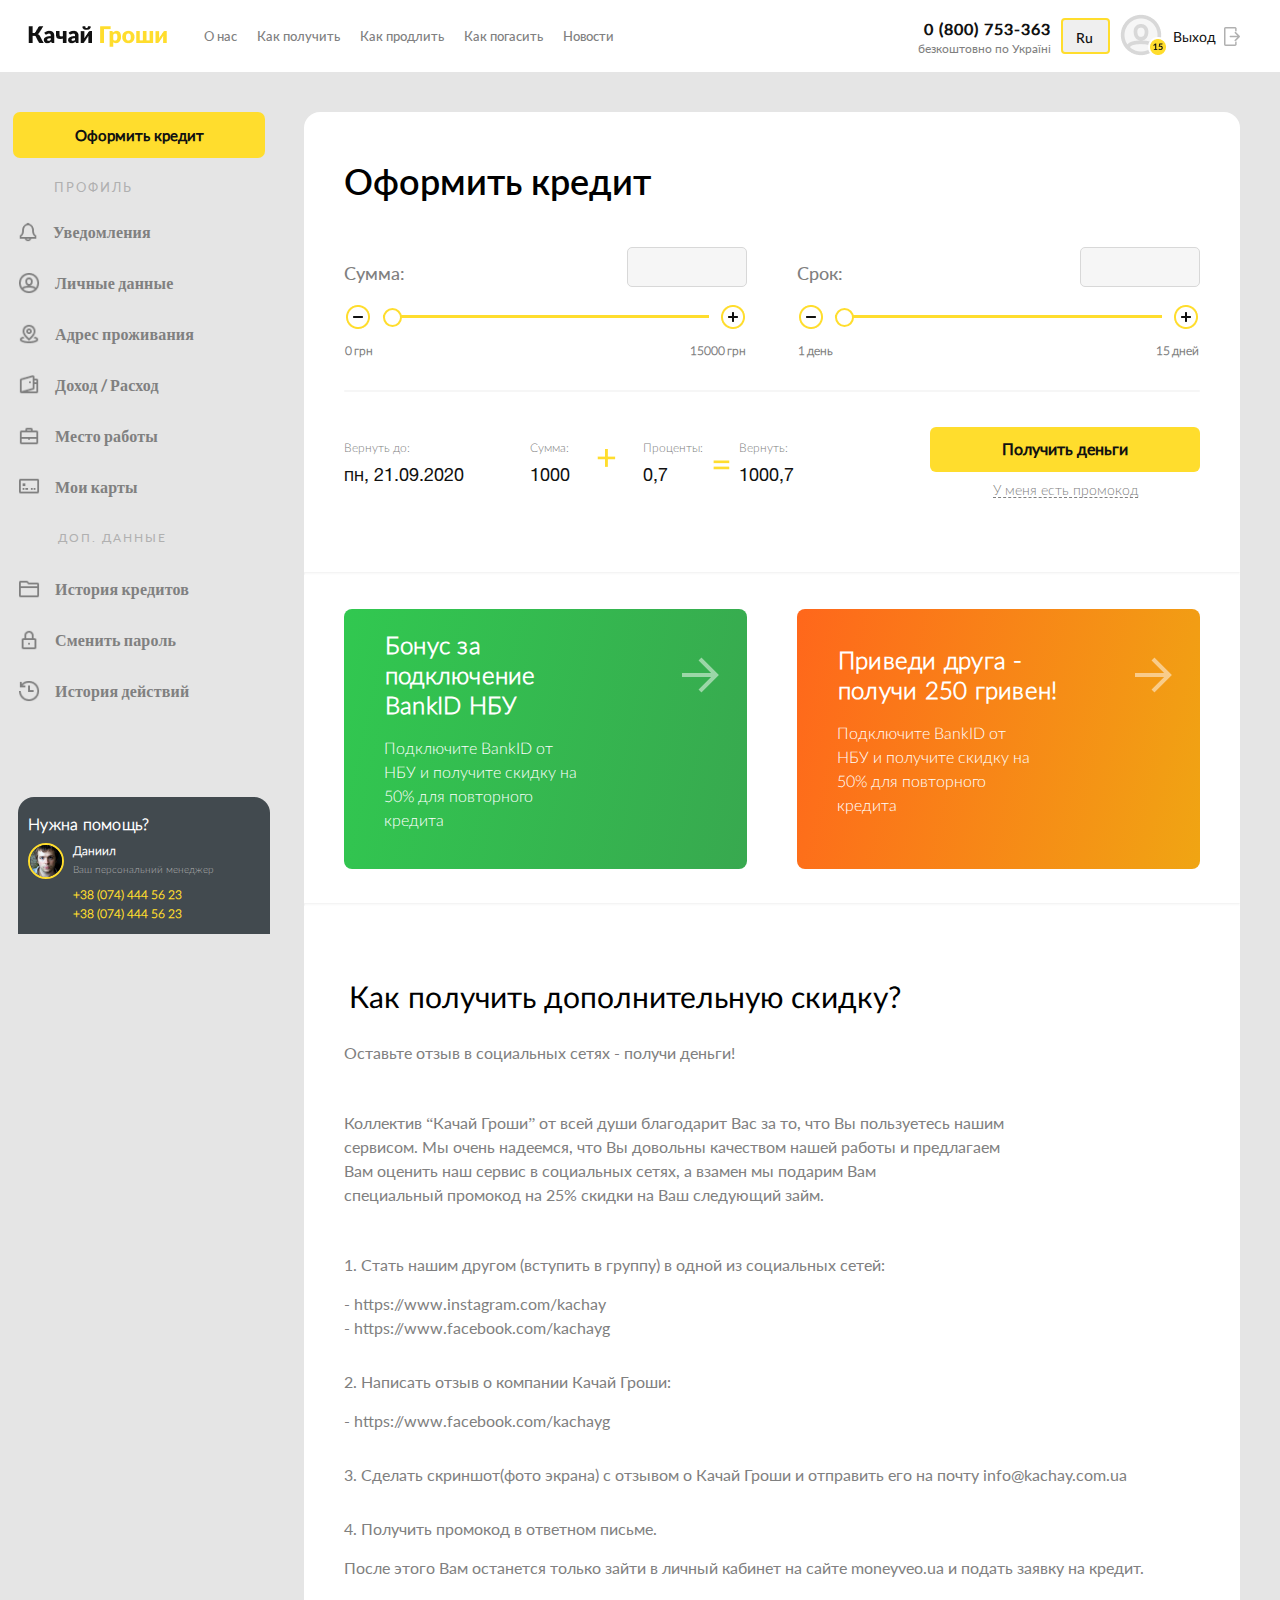
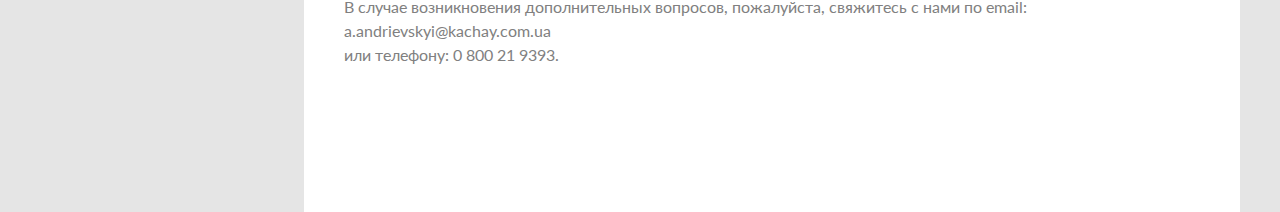
<file: гроши/src/index.html>
<!DOCTYPE html>
<html lang="en">
  <head>
    <meta charset="UTF-8" />
    <meta http-equiv="X-UA-Compatible" content="IE=edge" />
    <meta name="viewport" content="width=device-width, initial-scale=1.0" />
    <link rel="stylesheet" href="./style.css" />
    <link rel="stylesheet" href="./style.scss" />
    <meta name="viewport" content="width=device-width, initial-scale=1.0">
    <title>Качай Гроши</title>
  </head>
  <body>
    <div class="wrapper">
      <section>
        <div class="main-nav">
          <div class="main-nav__wrapper">
            <div class="humburger-menu">
              <input id="humburger__toggle" type="checkbox" />
              <label class="humburger__btn"  for="humburger__toggle">
                <span></span>
              </label>
              <div class="humburger__lists">
                <hr class="main-nav__mobile-hr">
                
                <div class="humburger__box">
                  <span class="humburger__subtitle">Профиль</span>
                </div>
                <div class="humburger__box">
                  <img src="../src/img/icons/natifications/Nav/Item/24/notifications/bell.png" alt="" class="humburger__item__bell">
                  <a href="../src/components/bell/bell.html" class="humburger__item-link">Уведомления</a>
                </div>
        
                <div class="humburger__box">
                  <img src="../src/img/icons/user/Nav/Item/24/basic/user.png" alt="" class="humburger__item__user">
                  <a href="../src/components/personal-data/personal-data.html" class="humburger__item-link">Личные данные</a>
                </div>
        
                <div class="humburger__box">
                  <img src="../src/img/icons/maps/Nav/Item/24/maps/pin-round.png" alt="" class="humburger__item__map">
                  <a href="../src/components/address/address.html" class="humburger__item-link">Адрес проживания</a>
                </div>
        
                <div class="humburger__box">
                  <img src="../src/img/icons/finance/Nav/Item/24/finance/wallet.png" alt="" class="humburger__item__wallet">
                  <a href="../src/components/income/income.html" class="humburger__item-link">Доход / Расход</a>
                </div>
        
                <div class="humburger__box">
                  <img src="../src/img/icons/basic/Nav/Item/24/basic/case.png" alt="" class="humburger__item__case">
                  <a href="../src/components/pl-work/pl-work.html" class="humburger__item-link">Место работы</a>
                </div>
        
                <div class="humburger__box">
                  <img src="../src/img/icons/carte/Nav/Item/24/finance/creditcard-face.png" alt="" class="humburger__item__cart">
                  <a href="../src/components/cart/cart.html" class="humburger__item-link">Мои карты</a>
                </div>
                <div class="humburger__box">
                  <span class="humburger__dop-info">Доп. данные </span>
                </div>
                <div class="humburger__box">
                  <img src="../src/img/icons/folde/Nav/Item/24/file/folder.png" alt="" class="humburger__item__folder">
                  <a href="../src/components/credit/credit.html" class="humburger__item-link">История кредитов</a>
                </div>
                <div class="humburger__box">
                  <img src="../src/img/icons/security/Nav/Item/24/security/lock.png" alt="" class="">
                  <a href="../src/components/password/password.html" class="humburger__item-link">Сменить пароль</a>
                </div>
                <div class="humburger-block">
                    <div class="humburger__inner">
                      <span class="humburger__room">0 (800) 753-363
                      </span>
                      <span class="humburger__lazy">безкоштовно по Україні</span>
                    </div>
                </div>
                <div class="humburger-use">
                  <div class="humburger__inner ">
                    <select name="" id="select" class="humburger__option">
                      <option value="RU" class="humburger__lang">Ru</option>
                      <option value="EN" class="humburger__lang">En</option>
                      <option value="UA" class="humburger__lang">Ua</option>
                    </select>
                    <button class="humburger__button">Погасить</button>
                  </div>
                </div>
                <div class="humburger__box__two">
                  <h2 class="humburger__text__helo">Нужна помощь?</h2>
                  <div class="humburger__aside">
                    <img
                      src="../src/img/user/account/001.png"
                      alt=""
                      class="humburger__avatar"
                    />
                    <div class="humburger__list__info">
                      <span class="humburger__user__name">Даниил</span>
                      <span class="humburger__info">Ваш персональний менеджер</span>
                      <div class="humburger__block___phone">
                        <strong class="humburger__phone">
                          +38 (074) 444 56 23 <br />
                          +38 (074) 444 56 23</strong
                        >
                      </div>
                    </div>
                  </div>
                </div>
                <div class="humburger-lazy">
                  <div class="hb-lazy"></div>
                </div>
              </div>
            </div>
            <div class="main-nav__logo">
              <a href="index.html" class="main-nav__logo-link"></a>
            </div>

            <ul class="main-nav__list">
              <li class="main-nav__manu-item"><a href=""class="main-nav__link">О нас</a> </li>
              <li class="main-nav__manu-item"><a href=""class="main-nav__link">Как получить</a></li>
              <li class="main-nav__manu-item"><a href=""class="main-nav__link">Как продлить</a></li>
              <li class="main-nav__manu-item"><a href=""class="main-nav__link">Как погасить</a></li>
              <li class="main-nav__manu-item"><a href=""class="main-nav__link">Новости</a></li>
            </ul>
          </div>

          <div class="main-nav__wrap">
            <div class="main-nav__column">
              <h1  class="main-nav__phone">0 (800) 753-363</h1>
              <h1  class="main-nav__slogan">безкоштовно по Україні</h1>
            </div>

            <select name="" id="select">
              <option value="RU" class="main-nav__leng-switcher">Ru</option>
              <option value="EN" class="main-nav__leng-switcher">En</option>
              <option value="UA" class="main-nav__leng-switcher">Ua</option>
            </select>
            <div class="main-nav__img-user"></div>
            <a href="" class="main-nav__user-exit">Выход <div class="main-nav__img-exit"></div></a>
        
          </div>
        </div>
      </section>

      <section>
        <div class="section">
          <div class="section__bar">
            <div class="menu__container">
              <div class="menu__button">
                <button class="menu__btn">Оформить кредит</button>
              </div>
              <div class="menu__desc">
                <span class="menu__subtitle">Профиль</span>
              </div>
              <div class="menu__list">
                <div class="menu__box-item">
                  <img src="../src/img/icons/natifications/Nav/Item/24/notifications/bell.png" alt="" class="menu__item__bell">
                  <a href="../src/components/bell/bell.html" class="menu__item-link ">Уведомления</a>
                </div>

                <div class="menu__box-item">
                  <img src="../src/img/icons/user/Nav/Item/24/basic/user.png" alt="" class="menu__item__user">
                  <a href="../src/components/personal-data/personal-data.html" class="menu__item-link"
                    >Личные данные</a
                  >
                </div>

                <div class="menu__box-item">
                  <img src="../src/img/icons/maps/Nav/Item/24/maps/pin-round.png" alt="" class="menu__item__map">
                  <a
                    href="../src/components/address/address.html"
                    class="menu__item-link page-work-expenses"
                    >Адрес проживания</a
                  >
                </div>

                <div class="menu__box-item">
                  <img src="../src/img/icons/finance/Nav/Item/24/finance/wallet.png" alt="" class="menu__item__wallet">
                  <a href="../src/components/income/income.html" class="menu__item-link"
                    >Доход / Расход</a
                  >
                </div>

                <div class="menu__box-item">
                  <img src="../src/img/icons/basic/Nav/Item/24/basic/case.png" alt="" class="menu__item__case">
                  <a href="../src/components/pl-work/pl-work.html" class="menu__item-link "
                    >Место работы</a
                  >
                </div>

                <div class="menu__box-item">
                  <img src="../src/img/icons/carte/Nav/Item/24/finance/creditcard-face.png" alt="" class="menu__item__cart">
                  <a href="../src/components/cart/cart.html" class="menu__item-link ">Мои карты</a>
                </div>
                <div class="menu__box-item">
                  <span class="menu__dop">Доп. данные </span>
                </div>
                <div class="menu__box-item">
                  <img src="../src/img/icons/folde/Nav/Item/24/file/folder.png" alt="" class="menu__item__folder">
                  <a href="../src/components/credit/credit.html" class="menu__item-link "
                    >История кредитов</a
                  >
                </div>
                <div class="menu__box-item box-hidden box-mobile">
                  <img src="../src/img/icons/security/Nav/Item/24/security/lock.png" alt="" class="menu__item__lock">
                  <a href="../src/components/password/password.html" class="menu__item-link">Сменить пароль</a>
                </div>
                <div class="menu__box-item box-hidden">
                  <img src="../src/img/icons/time/Nav/Item/24/time/time-history.png" alt="" class="menu__item__time">
                  <a href="../src/components/action/action.html" class="menu__item-link ">История действий</a>
                </div>
              </div>
            </div>

            <div class="menu__box__two">
              <h2 class="menu__text-hello">Нужна помощь?</h2>
              <div class="menu__aside">
                <img
                  src="../src/img/user/account/001.png"
                  alt=""
                  class="menu__avatar"
                />
                <div class="menu__list-info">
                  <span class="menu__user-name">Даниил</span>
                  <span class="menu__info">Ваш персональний менеджер</span>
                  <div class="menu__block-phone">
                    <strong class="menu-phone">
                      +38 (074) 444 56 23 <br />
                      +38 (074) 444 56 23</strong
                    >
                  </div>
                </div>
              </div>
            </div>
          </div>
          <div class="page-about">
            <div class="page-about__arrange">
         <h1 class="page-about__title">Оформить кредит</h1>
            </div>
   
            <div class="page-about__wrap">
              <div class="page-about__block-table">
  
                <div class="page-about__box">
                  <p class="page-about__tagline">Сумма:</p>
                  <form action="" class="page-about__top">
                    <input type="text" class="page-about-input__sum" />
                  </form>
                </div>
                <div class="page-about__box-sum">
                  <div class="page-about__icon-min"></div>
                  <form action="" class="page-about__bottom">
                    <input
                      type="range"
                      value="0"
                      min="0"
                      max="15000"
                      step="1"
                      class="page-about__sum-range"
                      id="input-range"
                      oninput="input()"
                    />
                  </form>
                  <div class="page-about__icon-plus"></div>
                </div>
                <div class="page-about__box-number">
                  <div class="page-about__inner-input">
                    <div class="page-about__min-sum">0</div>
                    <div class="page-about__min-text">грн</div>
                  </div>
                  <div class="page-about__inner-out">
                    <p class="page-about__max-sum">15000</p>
                    <p class="page-about__max-text">грн</p>
                  </div>
                </div>
              </div>

              <div class="page-about__block-table bl-table">
                <div class="page-about__box-data">
                  <p class="page-about__tagline">Срок:</p>
                  <form action="" class="page-about__top">
                    <input type="text" class="page-about-input__sum" />
                  </form>
                </div>
                <div class="page-about__box-sum">
                  <div class="page-about__icon-min"></div>
                  <form action="" class="page-about__bottom">
                    <input
                      type="range"
                      value="1"
                      min="1"
                      max="15"
                      step="1"
                      class="page-about__sum-range"
                      id="input-range-day"
                      oninput="inputDay()"
                    />
                    <input type="range"  value='1' min="1" max="30" step="1" id="input-range-hidden" oninput="inputMobile()" class="page-about__sum-range mobile-hidden">
                  </form>

                  <div class="page-about__icon-plus"></div>
                </div>
                <div class="page-about__box-number">
                  <div class="page-about__inner-input">
                    <div class="page-about__min-num">1</div>
                    <div class="page-about__min-day">день</div>
                  </div>
                  <div class="page-about__inner-out">
                    <p class="page-about__max-sum">15</p>
                    <p class="page-about__max-sum max-mobile">30</p>
                    <p class="page-about__max-day">дней</p>
                  </div>
                </div>
              </div>
            </div>
            <hr class="page-about-hr"></hr>
            <div class="page-about__advantager">
              <div class="advantager__container">
                <div class="advantager__nuv">
                  <div class="advantager__items ad-return">
                    <p class="advantager__item">Вернуть до:</p>
                    <p class="advantager__item-out">пн, 21.09.2020</p>
                  </div>
                  <div class="advantager__items">
                    <p class="advantager__item">Сумма:</p>
                    <p class="advantager__item-out">1000</p>

                  </div>
                  <div class="advantager__plus"></div>
                  <div class="advantager__items">
                    <p class="advantager__item">Проценты:</p>
                    <p class="advantager__item-out">0,7</p>
                  </div>

                  <div class="advantager__smooth"></div>

                  <div class="advantager__items ad-item">
                    <p  class="advantager__item">Вернуть:</p>
                    <p class="advantager__item-out">1000,7</p>
                  </div>
                </div>

                <div class="advantager__items-button">
                    <button class="advantager__promo-btn">Получить деньги</button>
                    <div class="advantager__promo-fb">
                      <a href="" class="advantager__promo-link">У меня есть промокод</a>
                    </div>


                </div>

              </div>
            </div>
            <hr class="advantager__hr">
            <div class="page-container">
              <div class="page__section">
                <div class="page__block-bonus">
                    <div class="page__inner">
                      <div class="page__block-icon">
                        <div class="page__hero">
                          <p class="page__item-bonus">Бонус за подключение <br> BankID НБУ</p> 
                        </div>
                        <a href="../src/components/friend/friend.html" class="page__item-icon"></a>
                        <a href="../src/components/friend/friend.html" class="page__item-icon__mobile"></a>
                        
                      </div>
                      <p class="page__item-info">Подключите BankID от НБУ и  получите скидку на 50% для  повторного кредита</p> 
                    </div>
                </div>
              </div>
              <div class="page__section pg-section">
                <div class="page__block-bonus bonus-item">
                    <div class="page__inner">
                      <div class="page__block-icon">
                        <div class="page__hero">
                          <p class="page__item-bonus">Приведи друга - получи 250 гривен!</p> 
                        </div>
                        <a href="../src/components/friend/friend.html" class="page__item-icon"></a>
                        <a href="../src/components/friend/friend.html"class="page__item-icon__mobile"></a>
  
                      </div>
                      <p class="page__item-info">Подключите BankID от НБУ и получите скидку на 50% для повторного кредита</p> 
                    </div>
                </div>
              </div>
            </div>
            <hr class="page__hr">

              <div class="page__footer">
              <div class="page__container-footer">
              <h1 class="page__title-footer">Как получить дополнительную скидку?</h1>
              <div class="page__content-items">
              <div class="page__item">Оставьте отзыв в социальных сетях - получи деньги!</div>
              <div class="page__item"><p class="page-lazy"> Коллектив “Качай Гроши” от всей души благодарит Вас за то, что Вы пользуетесь нашим сервисом. Мы очень надеемся, что Вы  довольны качеством нашей работы и предлагаем Вам оценить наш сервис в социальных сетях, а взамен мы подарим Вам <br> специальный промокод на 25% скидки на Ваш следующий займ.</p></div>
              <div class="page__item">1. Стать нашим другом (вступить в группу) в одной из социальных сетей: <br>
              <div class="page__box">     <span class="page__link page-network">- https://www.instagram.com/kachay</span>
              <br><span class="page__link page-network">- https://www.facebook.com/kachayg</span></div>
              </div>
              <div class="page__item">2. Написать отзыв о компании Качай Гроши: <br> <div class="page__box"><span class="page__link page-network">- https://www.facebook.com/kachayg</span></div></div>
              <div class="page__item">3. Сделать скриншот(фото экрана) с отзывом о Качай Гроши и отправить его на почту info@kachay.com.ua </div>
              <div class="page__item">4. Получить промокод в ответном письме. <br>  <div class="page__box">
              <span class="page__box">После этого Вам останется только зайти в личный кабинет на сайте moneyveo.ua и подать заявку на кредит.</span>
              <div class="page__box">
              <span class="page__box">В случае возникновения дополнительных вопросов, пожалуйста, свяжитесь с нами по email: a.andrievskyi@kachay.com.ua  <br> или телефону: 0 800 21 9393.</span>

              </div>
              </div> </div>
              </div>
              </div>
              </div>
          </div>
        </div>
      </section>
    </div>
    <script src="../src/script/script.js"></script>
  </body>
</html>
</file>
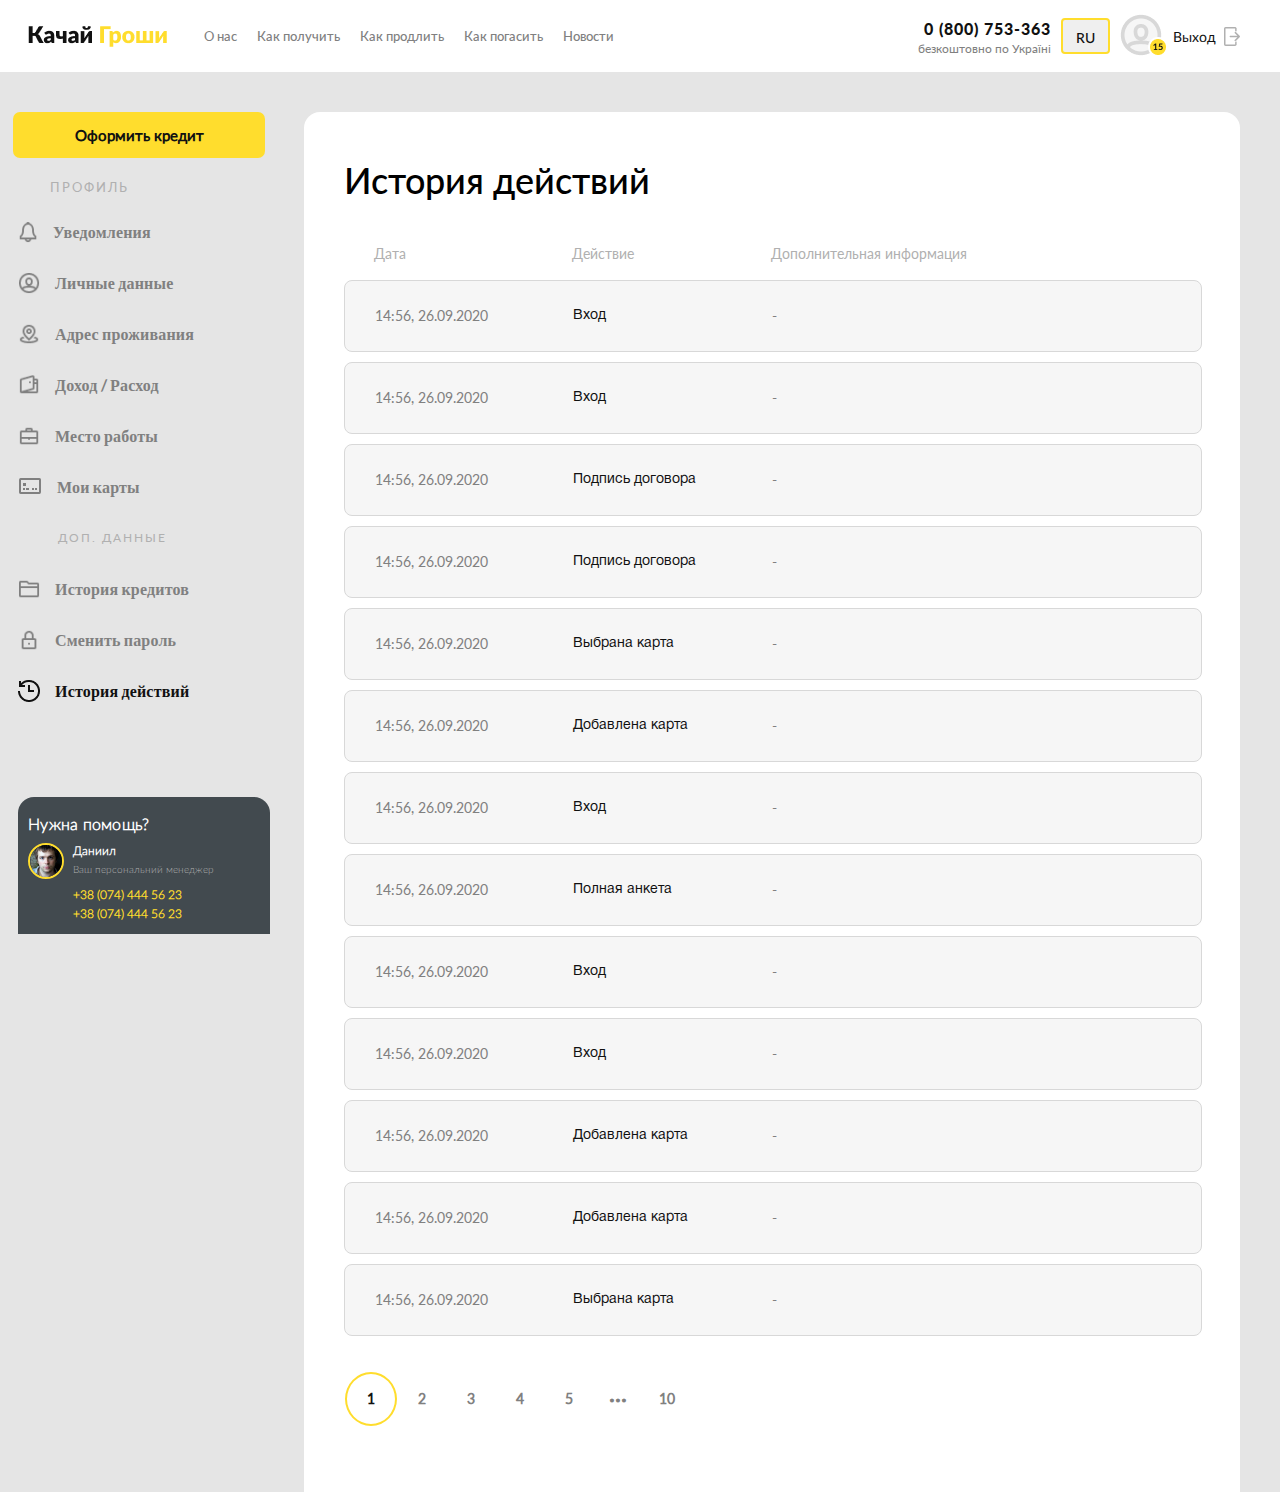
<file: гроши/src/components/action/action.html>
<!DOCTYPE html>
<html lang="en">
  <head>
    <meta charset="UTF-8" />
    <meta http-equiv="X-UA-Compatible" content="IE=edge" />
    <meta name="viewport" content="width=device-width, initial-scale=1.0" />
    <link rel="stylesheet" href="../action/action.css" />
    <link rel="stylesheet" href="../action/action.scss" />
    <title>Action</title>
  </head>
  <body>
    <div class="wrapper">
        <section>
          <div class="main-nav">
            <div class="main-nav__wrapper">
              <div class="hamburger-menu">
                <input id="humburger__toggle" type="checkbox" />
                <label class="humburger__btn" for="humburger__toggle">
                  <span></span>
                </label>
                <div class="humburger__lists">
                  <hr class="main-nav__mobile-hr" />
  
                  <div class="humburger__box">
                    <span class="humburger__subtitle">Профиль</span>
                  </div>
                  <div class="humburger__box">
                    <img
                      src="../../img/icons/natifications/Nav/Item/24/notifications/bell.png"
                      alt=""
                      class="humburger__item__bell"
                    />
                    <a href="../bell/bell.html" class="humburger__item-link"
                      >Уведомления</a
                    >
                  </div>
  
                  <div class="humburger__box">
                    <img
                      src="../../img/icons/user/Nav/Item/24/basic/user.png"
                      alt=""
                      class="humburger__item__user"
                    />
                    <a
                      href="../personal-data/personal-data.html"
                      class="humburger__item-link"
                      >Личные данные</a
                    >
                  </div>
  
                  <div class="humburger__box">
                    <img
                      src="../../img/icons/maps/Nav/Item/24/maps/pin-round.png"
                      alt=""
                      class="humburger__item__map"
                    />
                    <a href="../address/address.html" class="humburger__item-link"
                      >Адрес проживания</a
                    >
                  </div>
  
                  <div class="humburger__box">
                    <img
                      src="../../img/icons/finance/Nav/Item/24/finance/wallet.png"
                      alt=""
                      class="humburger__item__wallet"
                    />
                    <a href="../income/income.html" class="humburger__item-link"
                      >Доход / Расход</a
                    >
                  </div>
  
                  <div class="humburger__box">
                    <img
                      src="../../img/icons/basic/Nav/Item/24/basic/case.png"
                      alt=""
                      class="humburger__item__case"
                    />
                    <a href="../pl-work/pl-work.html" class="humburger__item-link"
                      >Место работы</a
                    >
                  </div>
  
                  <div class="humburger__box">
                    <img
                      src="../../img/icons/carte/Nav/Item/24/finance/creditcard-face.png"
                      alt=""
                      class="humburger__item__cart"
                    />
                    <a href="../cart/cart.html" class="humburger__item-link"
                      >Мои карты</a
                    >
                  </div>
                  <div class="humburger__box">
                    <span class="humburger__dop-info">Доп. данные </span>
                  </div>
                  <div class="humburger__box">
                    <img
                      src="../../img/icons/folde/Nav/Item/24/file/folder.png"
                      alt=""
                      class="humburger__item__folder"
                    />
                    <a href="../credit/credit.html" class="humburger__item-link"
                      >История кредитов</a
                    >
                  </div>
                  <div class="humburger__box">
                    <img
                      src="../../img/icons/security/Nav/Item/24/security/lock.png"
                      alt=""
                      class="humburger__item__lock"
                    />
                    <a
                      href="../password/password.html"
                      class="humburger__item-link"
                      >Сменить пароль</a
                    >
                  </div>
                  <div class="humburger-block">
                    <div class="humburger__inner">
                      <span class="humburger__room">0 (800) 753-363 </span>
                      <span class="humburger__lazy">безкоштовно по Україні</span>
                    </div>
                  </div>
                  <div class="humburger-use">
                    <div class="humburger__inner">
                      <select name="" id="select" class="humburger__option">
                        <option value="RU" class="humburger__lang">Ru</option>
                        <option value="EN" class="humburger__lang">En</option>
                        <option value="UA" class="humburger__lang">Ua</option>
                      </select>
                      <button class="humburger__button">Погасить</button>
                    </div>
                  </div>
                  <div class="humburger__box__two">
                    <h2 class="humburger__text__helo">Нужна помощь?</h2>
                    <div class="humburger__aside">
                      <img
                        src="../../img/user/account/001.png"
                        alt=""
                        class="humburger__avatar"
                      />
                      <div class="humburger__list__info">
                        <span class="humburger__user__name">Даниил</span>
                        <span class="humburger__info"
                          >Ваш персональний менеджер</span
                        >
                        <div class="humburger__block___phone">
                          <strong class="humburger__phone">
                            +38 (074) 444 56 23 <br />
                            +38 (074) 444 56 23</strong
                          >
                        </div>
                      </div>
                    </div>
                  </div>
                  <div class="humburger-lazy">
                    <div class="hb-lazy"></div>
                  </div>
                </div>
              </div>
              <div class="main-nav__logo">
                <a href="../../index.html" class="main-nav__logo-link"></a>
              </div>
  
              <ul class="main-nav__list">
                <li class="main-nav__manu-item">
                  <a href="" class="main-nav__link">О нас</a>
                </li>
                <li class="main-nav__manu-item">
                  <a href="" class="main-nav__link">Как получить</a>
                </li>
                <li class="main-nav__manu-item">
                  <a href="" class="main-nav__link">Как продлить</a>
                </li>
                <li class="main-nav__manu-item">
                  <a href="" class="main-nav__link">Как погасить</a>
                </li>
                <li class="main-nav__manu-item">
                  <a href="" class="main-nav__link">Новости</a>
                </li>
              </ul>
            </div>
  
            <div class="main-nav__wrap">
              <div class="main-nav__column">
                <h1 class="main-nav__phone">0 (800) 753-363</h1>
                <h1 class="main-nav__slogan">безкоштовно по Україні</h1>
              </div>
  
              <select name="" id="select">
                <option value="RU" class="main-nav__leng-switcher">RU</option>
                <option value="EN" class="main-nav__leng-switcher">EN</option>
                <option value="UA" class="main-nav__leng-switcher">UA</option>
              </select>
              <div class="main-nav__img-user"></div>
              <a href="" class="main-nav__user-exit"
                >Выход
                <div class="main-nav__img-exit"></div>
              </a>
            </div>
          </div>
        </section>
  
        <section>
          <div class="section">
            <div class="section__bar">
              <div class="menu__container">
                <div class="menu__button">
                  <button class="menu__btn">Оформить кредит</button>
                </div>
                <div class="menu__desc">
                  <span class="menu__subtitle">Профиль</span>
                </div>
                <div class="menu__list">
                  <div class="menu__box-item">
                    <img
                      src="../../img/icons/natifications/Nav/Item/24/notifications/bell.png"
                      alt=""
                      class="menu__item__bell"
                    />
                    <a
                      href="../../components/bell/bell.html"
                      class="menu__item-link page-bell"
                      >Уведомления</a
                    >
                  </div>
  
                  <div class="menu__box-item">
                    <img
                      src="../../img/icons/user/Nav/Item/24/basic/user.png"
                      alt=""
                      class="menu__item__user"
                    />
                    <img
                      src="../../img/address/address-personal/качай_гроши/Nav/Item/Union.png"
                      alt=""
                      class="menu__item__user-hidden"
                    />
                    <a
                      href="../../components/personal-data/personal-data.html"
                      class="menu__item-link page-personal"
                      >Личные данные</a
                    >
                  </div>
  
                  <div class="menu__box-item">
                    <img
                      src="../../img/icons/maps/Nav/Item/24/maps/pin-round.png"
                      alt=""
                      class="menu__item__map"
                    />
                    <a
                      href="../../components/address/address.html"
                      class="menu__item-link page-work-expenses page-address"
                      >Адрес проживания</a
                    >
                  </div>
  
                  <div class="menu__box-item">
                    <img
                      src="../../img/icons/finance/Nav/Item/24/finance/wallet.png"
                      alt=""
                      class="menu__item__wallet"
                    />
                    <a
                      href="../../components/income/income.html"
                      class="menu__item-link page-income"
                      >Доход / Расход</a
                    >
                  </div>
  
                  <div class="menu__box-item">
                    <img
                      src="../../img/icons/basic/Nav/Item/24/basic/case.png"
                      alt=""
                      class="menu__item__case"
                    />
                    <a
                      href="../../components/pl-work/pl-work.html"
                      class="menu__item-link page-work"
                      >Место работы</a
                    >
                  </div>
  
                  <div class="menu__box-item">
                    <img
                      src="../../img/icons/carte/Nav/Item/24/finance/creditcard-face.png"
                      alt=""
                      class=".menu__item__cart "
                    />
                    <a
                      href="../../components/cart/cart.html"
                      class="menu__item-link "
                      >Мои карты</a
                    >
                  </div>
                  <div class="menu__box-item">
                    <span class="menu__dop">Доп. данные </span>
                  </div>
                  <div class="menu__box-item">
                    <img
                      src="../../img/icons/folde/Nav/Item/24/file/folder.png"
                      alt=""
                      class="menu__item__folder "
                    />
                    <a
                      href="../../components/credit/credit.html"
                      class="menu__item-link "
                      >История кредитов</a
                    >
                  </div>
                  <div class="menu__box-item box-hidden box-mobile">
                    <img
                      src="../../img/icons/security/Nav/Item/24/security/lock.png"
                      alt=""
                      class="menu__item__lock"
                    />
                    <a
                      href="../../components/password/password.html"
                      class="menu__item-link page-password"
                      >Сменить пароль</a
                    >
                  </div>
                  <div class="menu__box-item box-hidden">
                    <img
                      src="../../img/action/качай_гроши/Nav/Item/24/time/icon.png"
                      alt=""
                      class="menu__item__time"
                    />
                    <a
                      href="#"
                      class="menu__item-link page-action"
                      >История действий</a
                    >
                  </div>
                </div>
              </div>
  
              <div class="menu__box__two">
                <h2 class="menu__text-hello">Нужна помощь?</h2>
                <div class="menu__aside">
                  <img
                    src="../../img/user/account/001.png"
                    alt=""
                    class="menu__avatar"
                  />
                  <div class="menu__list-info">
                    <span class="menu__user-name">Даниил</span>
                    <span class="menu__info">Ваш персональний менеджер</span>
                    <div class="menu__block-phone">
                      <strong class="menu-phone">
                        +38 (074) 444 56 23 <br />
                        +38 (074) 444 56 23</strong
                      >
                    </div>
                  </div>
                </div>
              </div>
            </div>
            <div class="section__action">
              <div class="action__header-block">
                <div class="action__header">
                  <h1 class="action__title">История действий</h1>
                </div>
              </div>
              <div class="action__container">
                <div class="action__block">
                    <ul class="action__list">
                        <li class="action__item item-foo">Дата</li>
                        <li class="action__item item-bar">Действие</li>
                        <li class="action__item item-dop">Дополнительная информация</li>
                    </ul>
                </div>
                <div class="action__box">
                    <ul class="action__items">
                        <li class="action__item-el el-data">14:56, 26.09.2020</li>
                        <li class="action__item-el">Вход</li>
                        <li class="action__item-el el-f">-</li>
                    </ul>
                </div>
                <div class="action__box">
                    <ul class="action__items">
                        <li class="action__item-el el-data">14:56, 26.09.2020</li>
                        <li class="action__item-el">Вход</li>
                        <li class="action__item-el el-f">-</li>
                    </ul>
                </div>
                <div class="action__box">
                    <ul class="action__items">
                        <li class="action__item-el el-data">14:56, 26.09.2020</li>
                        <li class="action__item-el">Подпись договора</li>
                        <li class="action__item-el el-f">-</li>
                    </ul>
                </div>
                <div class="action__box">
                    <ul class="action__items">
                        <li class="action__item-el el-data">14:56, 26.09.2020</li>
                        <li class="action__item-el">Подпись договора</li>
                        <li class="action__item-el el-f">-</li>
                    </ul>
                </div>
                <div class="action__box">
                    <ul class="action__items">
                        <li class="action__item-el el-data">14:56, 26.09.2020</li>
                        <li class="action__item-el">Выбрана карта</li>
                        <li class="action__item-el el-f">-</li>
                    </ul>
                </div>
                <div class="action__box">
                    <ul class="action__items">
                        <li class="action__item-el el-data">14:56, 26.09.2020</li>
                        <li class="action__item-el">Добавлена карта</li>
                        <li class="action__item-el el-f">-</li>
                    </ul>
                </div>
                <div class="action__box">
                    <ul class="action__items">
                        <li class="action__item-el el-data">14:56, 26.09.2020</li>
                        <li class="action__item-el">Вход</li>
                        <li class="action__item-el el-f">-</li>
                    </ul>
                </div>
                <div class="action__box">
                    <ul class="action__items">
                        <li class="action__item-el el-data">14:56, 26.09.2020</li>
                        <li class="action__item-el">Полная анкета</li>
                        <li class="action__item-el el-f">-</li>
                    </ul>
                </div>
                <div class="action__box">
                    <ul class="action__items">
                        <li class="action__item-el el-data">14:56, 26.09.2020</li>
                        <li class="action__item-el">Вход</li>
                        <li class="action__item-el el-f">-</li>
                    </ul>
                </div>
                <div class="action__box">
                    <ul class="action__items">
                        <li class="action__item-el el-data">14:56, 26.09.2020</li>
                        <li class="action__item-el">Вход</li>
                        <li class="action__item-el el-f">-</li>
                    </ul>
                </div>
                <div class="action__box">
                    <ul class="action__items">
                        <li class="action__item-el el-data">14:56, 26.09.2020</li>
                        <li class="action__item-el">Добавлена карта</li>
                        <li class="action__item-el el-f">-</li>
                    </ul>
                </div>
                <div class="action__box">
                    <ul class="action__items">
                        <li class="action__item-el el-data">14:56, 26.09.2020</li>
                        <li class="action__item-el">Добавлена карта</li>
                        <li class="action__item-el el-f">-</li>
                    </ul>
                </div>
                <div class="action__box">
                    <ul class="action__items">
                        <li class="action__item-el el-data">14:56, 26.09.2020</li>
                        <li class="action__item-el">Выбрана карта</li>
                        <li class="action__item-el el-f">-</li>
                    </ul>
                </div>
              </div>
              <div class="action__footer">
                <ul class="action__list">
                  <li class="action__item"><a href="#" class="action__link el_a">1</a></li>
                  <li class="action__item"><a href="#" class="action__link el_b">2</a></li>
                  <li class="action__item"><a href="#" class="action__link el_c">3</a></li>
                  <li class="action__item"><a href="#" class="action__link el_d">4</a></li>
                  <li class="action__item"><a href="#" class="action__link el_e">5</a></li>
                  <li class="action__item"><a href="#" class="action__link el_f ">...</a></li>
                  <li class="action__item"><a href="#" class="action__link el_g">10</a></li>
                </ul>
              </div>
          </div>
        </section>
      </div>
      <script src="../../script/script.js"></script>
  </body>
</html>
</file>
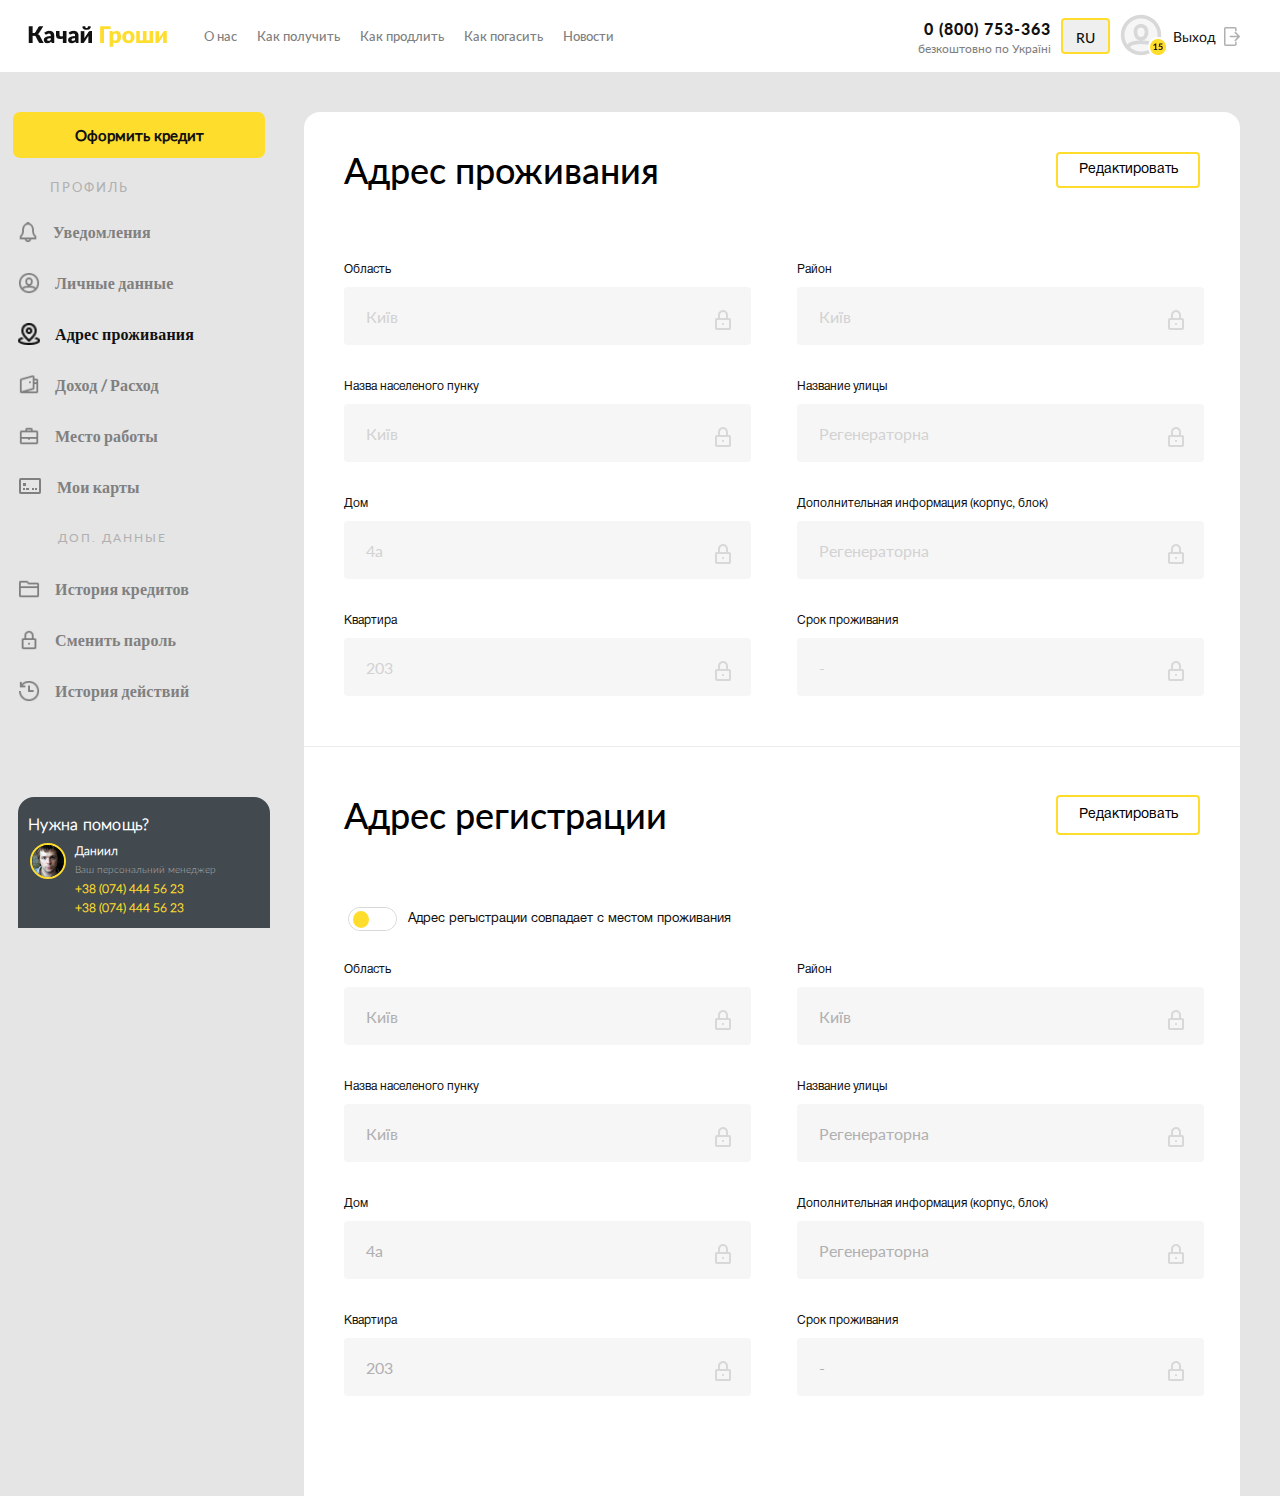
<file: гроши/src/components/address/address.html>
<!DOCTYPE html>
<html lang="en">
  <head>
    <meta charset="UTF-8" />
    <meta http-equiv="X-UA-Compatible" content="IE=edge" />
    <meta name="viewport" content="width=device-width, initial-scale=1.0" />
    <link rel="stylesheet" href="../address/address.css" />
    <link rel="stylesheet" href="../address/address.scss" />
    <title>Address</title>
  </head>
  <body>
    <div class="wrapper">
      <section>
        <div class="main-nav">
          <div class="main-nav__wrapper">
            <div class="hamburger-menu">
              <input id="humburger__toggle" type="checkbox" />
              <label class="humburger__btn" for="humburger__toggle">
                <span></span>
              </label>
              <div class="humburger__lists">
                <hr class="main-nav__mobile-hr" />

                <div class="humburger__box">
                  <span class="humburger__subtitle">Профиль</span>
                </div>
                <div class="humburger__box">
                  <img
                    src="../../img/icons/natifications/Nav/Item/24/notifications/bell.png"
                    alt=""
                    class="humburger__item__bell"
                  />
                  <a href="../bell/bell.html" class="humburger__item-link"
                    >Уведомления</a
                  >
                </div>

                <div class="humburger__box">
                  <img
                    src="../../img/icons/user/Nav/Item/24/basic/user.png"
                    alt=""
                    class="humburger__item__user"
                  />
                  <a
                    href="../personal-data/personal-data.html"
                    class="humburger__item-link"
                    >Личные данные</a
                  >
                </div>

                <div class="humburger__box">
                  <img
                    src="../../img/icons/maps/Nav/Item/24/maps/pin-round.png"
                    alt=""
                    class="humburger__item__map"
                  />
                  <a href="../address/address.html" class="humburger__item-link"
                    >Адрес проживания</a
                  >
                </div>

                <div class="humburger__box">
                  <img
                    src="../../img/icons/finance/Nav/Item/24/finance/wallet.png"
                    alt=""
                    class="humburger__item__wallet"
                  />
                  <a href="../income/income.html" class="humburger__item-link"
                    >Доход / Расход</a
                  >
                </div>

                <div class="humburger__box">
                  <img
                    src="../../img/icons/basic/Nav/Item/24/basic/case.png"
                    alt=""
                    class="humburger__item__case"
                  />
                  <a href="../pl-work/pl-work.html" class="humburger__item-link"
                    >Место работы</a
                  >
                </div>

                <div class="humburger__box">
                  <img
                    src="../../img/icons/carte/Nav/Item/24/finance/creditcard-face.png"
                    alt=""
                    class="humburger__item__cart"
                  />
                  <a href="../cart/cart.html" class="humburger__item-link"
                    >Мои карты</a
                  >
                </div>
                <div class="humburger__box">
                  <span class="humburger__dop-info">Доп. данные </span>
                </div>
                <div class="humburger__box">
                  <img
                    src="../../img/icons/folde/Nav/Item/24/file/folder.png"
                    alt=""
                    class="humburger__item__folder"
                  />
                  <a href="../credit/credit.html" class="humburger__item-link"
                    >История кредитов</a
                  >
                </div>
                <div class="humburger__box">
                  <img
                    src="../../img/icons/security/Nav/Item/24/security/lock.png"
                    alt=""
                    class="humburger__item__lock"
                  />
                  <a
                    href="../password/password.html"
                    class="humburger__item-link"
                    >Сменить пароль</a
                  >
                </div>
                <div class="humburger-block">
                  <div class="humburger__inner">
                    <span class="humburger__room">0 (800) 753-363 </span>
                    <span class="humburger__lazy">безкоштовно по Україні</span>
                  </div>
                </div>
                <div class="humburger-use">
                  <div class="humburger__inner">
                    <select name="" id="select" class="humburger__option">
                      <option value="RU" class="humburger__lang">Ru</option>
                      <option value="EN" class="humburger__lang">En</option>
                      <option value="UA" class="humburger__lang">Ua</option>
                    </select>
                    <button class="humburger__button">Погасить</button>
                  </div>
                </div>
                <div class="humburger__box__two">
                  <h2 class="humburger__text__helo">Нужна помощь?</h2>
                  <div class="humburger__aside">
                    <img
                      src="../../img/user/account/001.png"
                      alt=""
                      class="humburger__avatar"
                    />
                    <div class="humburger__list__info">
                      <span class="humburger__user__name">Даниил</span>
                      <span class="humburger__info"
                        >Ваш персональний менеджер</span
                      >
                      <div class="humburger__block___phone">
                        <strong class="humburger__phone">
                          +38 (074) 444 56 23 <br />
                          +38 (074) 444 56 23</strong
                        >
                      </div>
                    </div>
                  </div>
                </div>
                <div class="humburger-lazy">
                  <div class="hb-lazy"></div>
                </div>
              </div>
            </div>
            <div class="main-nav__logo">
              <a href="../../index.html" class="main-nav__logo-link"></a>
            </div>

            <ul class="main-nav__list">
              <li class="main-nav__manu-item">
                <a href="" class="main-nav__link">О нас</a>
              </li>
              <li class="main-nav__manu-item">
                <a href="" class="main-nav__link">Как получить</a>
              </li>
              <li class="main-nav__manu-item">
                <a href="" class="main-nav__link">Как продлить</a>
              </li>
              <li class="main-nav__manu-item">
                <a href="" class="main-nav__link">Как погасить</a>
              </li>
              <li class="main-nav__manu-item">
                <a href="" class="main-nav__link">Новости</a>
              </li>
            </ul>
          </div>

          <div class="main-nav__wrap">
            <div class="main-nav__column">
              <h1 class="main-nav__phone">0 (800) 753-363</h1>
              <h1 class="main-nav__slogan">безкоштовно по Україні</h1>
            </div>

            <select name="" id="select">
              <option value="RU" class="main-nav__leng-switcher">RU</option>
              <option value="EN" class="main-nav__leng-switcher">EN</option>
              <option value="UA" class="main-nav__leng-switcher">UA</option>
            </select>
            <div class="main-nav__img-user"></div>
            <a href="" class="main-nav__user-exit"
              >Выход
              <div class="main-nav__img-exit"></div>
            </a>
          </div>
        </div>
      </section>

      <section>
        <div class="section">
          <div class="section__bar">
            <div class="menu__container">
              <div class="menu__button">
                <button class="menu__btn">Оформить кредит</button>
              </div>
              <div class="menu__desc">
                <span class="menu__subtitle">Профиль</span>
              </div>
              <div class="menu__list">
                <div class="menu__box-item">
                  <img
                    src="../../img/icons/natifications/Nav/Item/24/notifications/bell.png"
                    alt=""
                    class="menu__item__bell"
                  />
                  <a
                    href="../../components/bell/bell.html"
                    class="menu__item-link page-bell"
                    >Уведомления</a
                  >
                </div>

                <div class="menu__box-item">
                  <img
                    src="../../img/icons/user/Nav/Item/24/basic/user.png"
                    alt=""
                    class="menu__item__user"
                  />
                  <img
                    src="../../img/address/address-personal/качай_гроши/Nav/Item/Union.png"
                    alt=""
                    class="menu__item__user-hidden"
                  />
                  <a
                    href="../../components/personal-data/personal-data.html"
                    class="menu__item-link page-personal"
                    >Личные данные</a
                  >
                </div>

                <div class="menu__box-item">
                  <img
                    src="../../img/address/address-icon/Nav/Item/24/maps/Vector.png"
                    alt=""
                    class="menu__item__map"
                  />
                  <a
                    href="#"
                    class="menu__item-link page-work-expenses page-address"
                    >Адрес проживания</a
                  >
                </div>

                <div class="menu__box-item">
                  <img
                    src="../../img/icons/finance/Nav/Item/24/finance/wallet.png"
                    alt=""
                    class="menu__item__wallet"
                  />
                  <a
                    href="../../components/income/income.html"
                    class="menu__item-link"
                    >Доход / Расход</a
                  >
                </div>

                <div class="menu__box-item">
                  <img
                    src="../../img/icons/basic/Nav/Item/24/basic/case.png"
                    alt=""
                    class="menu__item__case"
                  />
                  <a href="../../components/pl-work/" class="menu__item-link"
                    >Место работы</a
                  >
                </div>

                <div class="menu__box-item">
                  <img
                    src="../../img/icons/carte/Nav/Item/24/finance/creditcard-face.png"
                    alt=""
                    class=".menu__item__cart"
                  />
                  <a
                    href="../../components/cart/cart.html"
                    class="menu__item-link"
                    >Мои карты</a
                  >
                </div>
                <div class="menu__box-item">
                  <span class="menu__dop">Доп. данные </span>
                </div>
                <div class="menu__box-item">
                  <img
                    src="../../img/icons/folde/Nav/Item/24/file/folder.png"
                    alt=""
                    class="menu__item__folder"
                  />
                  <a
                    href="../../components/credit/credit.html"
                    class="menu__item-link"
                    >История кредитов</a
                  >
                </div>
                <div class="menu__box-item box-hidden box-mobile">
                  <img
                    src="../../img/icons/security/Nav/Item/24/security/lock.png"
                    alt=""
                    class="menu__item__lock"
                  />
                  <a
                    href="../../components/password/password.html"
                    class="menu__item-link"
                    >Сменить пароль</a
                  >
                </div>
                <div class="menu__box-item box-hidden">
                  <img
                    src="../../img/icons/time/Nav/Item/24/time/time-history.png"
                    alt=""
                    class="menu__item__time"
                  />
                  <a
                    href="../../components/action/action.html"
                    class="menu__item-link"
                    >История действий</a
                  >
                </div>
              </div>
            </div>

            <div class="menu__box__two">
              <h2 class="menu__text__hello">Нужна помощь?</h2>
              <div class="menu__aside">
                <img
                  src="../../img/user/account/001.png"
                  alt=""
                  class="menu__avatar"
                />
                <div class="menu__list__info">
                  <span class="menu__user__name">Даниил</span>
                  <span class="menu__info">Ваш персональний менеджер</span>
                  <div class="menu__block___phone">
                    <strong class="menu__phone">
                      +38 (074) 444 56 23 <br />
                      +38 (074) 444 56 23</strong
                    >
                  </div>
                </div>
              </div>
            </div>
          </div>
          <div class="section__address">
            <div class="address__block">
              <div class="address__header">
                <h1 class="address__title">Адрес проживания</h1>
                <button class="address__btn">Редактировать</button>
              </div>
            </div>
            <div class="address__container">
              <div class="address__box">
                <form action="" class="address__form">
                  <label class="address__name">Область</label>
                  <input
                    type=""
                    name=""
                    placeholder="Київ"
                    class="address__data input-icon"
                  />
                </form>
                <form action="" class="address__form">
                  <label class="address__name">Назва населеного пунку</label>
                  <input
                    type=""
                    name=""
                    placeholder="Київ"
                    class="address__data input-icon"
                  />
                </form>
                <form action="" class="address__form">
                  <label class="address__name">Дом</label>
                  <input
                    type=""
                    name=""
                    placeholder="4a"
                    class="address__data input-icon"
                  />
                </form>
                <form action="" class="address__form">
                  <label class="address__name">Квартира</label>
                  <input
                    type=""
                    name=""
                    placeholder="203"
                    class="address__data input-icon"
                  />
                </form>
              </div>
              <div class="address__box box-lazy">
                <form action="" class="address__form form-right">
                  <label class="address__name">Район</label>
                  <input
                    type=""
                    name=""
                    placeholder="Київ"
                    class="address__data input-icon"
                  />
                </form>
                <form action="" class="address__form form-right">
                  <label class="address__name">Название улицы</label>
                  <input
                    type=""
                    name=""
                    placeholder="Регенераторна"
                    class="address__data input-icon"
                  />
                </form>
                <form action="" class="address__form form-right">
                  <label class="address__name"
                    >Дополнительная информация (корпус, блок)</label
                  >
                  <input
                    type=""
                    name=""
                    placeholder="Регенераторна"
                    class="address__data input-icon"
                  />
                </form>
                <form action="" class="address__form form-right">
                  <label class="address__name">Срок проживания</label>
                  <input
                    type=""
                    name=""
                    placeholder="-"
                    class="address__data input-icon"
                  />
                </form>
                <button class="address__btn-mobile">Редактировать</button>
              </div>
            </div>
            <div class="hr"></div>
            <div class="registration">
              <div class="registration__block">
                <h1 class="registration__footer-title">Адрес регистрации</h1>
                <button class="registration__footer-btn">Редактировать</button>
              </div>
              <div id="registration__app-cover">
                <div class="registration__row">
                  <div class="registration__toggle-button-cover">
                    <div class="registration__button-cover">
                      <div
                        class="registration__button r"
                        id="registration__button"
                      >
                        <input type="checkbox" class="registration__checkbox" />
                        <div class="registration__knobs"></div>
                        <div class="registration__layer"></div>
                      </div>
                    </div>
                  </div>
                </div>
                <strong class="registration__location"
                  >Адрес регыстрации совпадает с местом проживания</strong
                >
              </div>
              <div class="registration__container">
                <div class="registration__column">
                  <form action="" class="registration__form form-right">
                    <label class="registration__name">Область</label>
                    <input
                      type=""
                      name=""
                      placeholder="Київ"
                      class="registration__data input-icon"
                    />
                  </form>
                  <form action="" class="registration__form form-right">
                    <label class="registration__name"
                      >Назва населеного пунку
                    </label>
                    <input
                      type=""
                      name=""
                      placeholder="Київ"
                      class="registration__data input-icon"
                    />
                  </form>
                  <form action="" class="registration__form form-right">
                    <label class="registration__name">Дом </label>
                    <input
                      type=""
                      name=""
                      placeholder="4а"
                      class="registration__data input-icon"
                    />
                  </form>
                  <form action="" class="registration__form form-right">
                    <label class="registration__name">Квартира </label>
                    <input
                      type=""
                      name=""
                      placeholder="203"
                      class="registration__data input-icon"
                    />
                  </form>
                </div>
                <div class="registration__column column-right">
                  <form action="" class="registration__form form-right">
                    <label class="registration__name">Район</label>
                    <input
                      type=""
                      name=""
                      placeholder="Київ"
                      class="registration__data input-icon"
                    />
                  </form>
                  <form action="" class="registration__form form-right">
                    <label class="registration__name">Название улицы</label>
                    <input
                      type=""
                      name=""
                      placeholder="Регенераторна"
                      class="registration__data input-icon"
                    />
                  </form>
                  <form action="" class="registration__form form-right">
                    <label class="registration__name"
                      >Дополнительная информация (корпус, блок)</label
                    >
                    <input
                      type=""
                      name=""
                      placeholder="Регенераторна"
                      class="registration__data input-icon"
                    />
                  </form>
                  <form action="" class="registration__form form-right">
                    <label class="registration__name">Срок проживания</label>
                    <input
                      type=""
                      name=""
                      placeholder="-"
                      class="registration__data input-icon"
                    />
                  </form>
                  <button class="registration__btn-mobile">
                    Редактировать
                  </button>
                </div>
              </div>
            </div>
          </div>
        </div>
      </section>
    </div>
  </body>
</html>
</file>
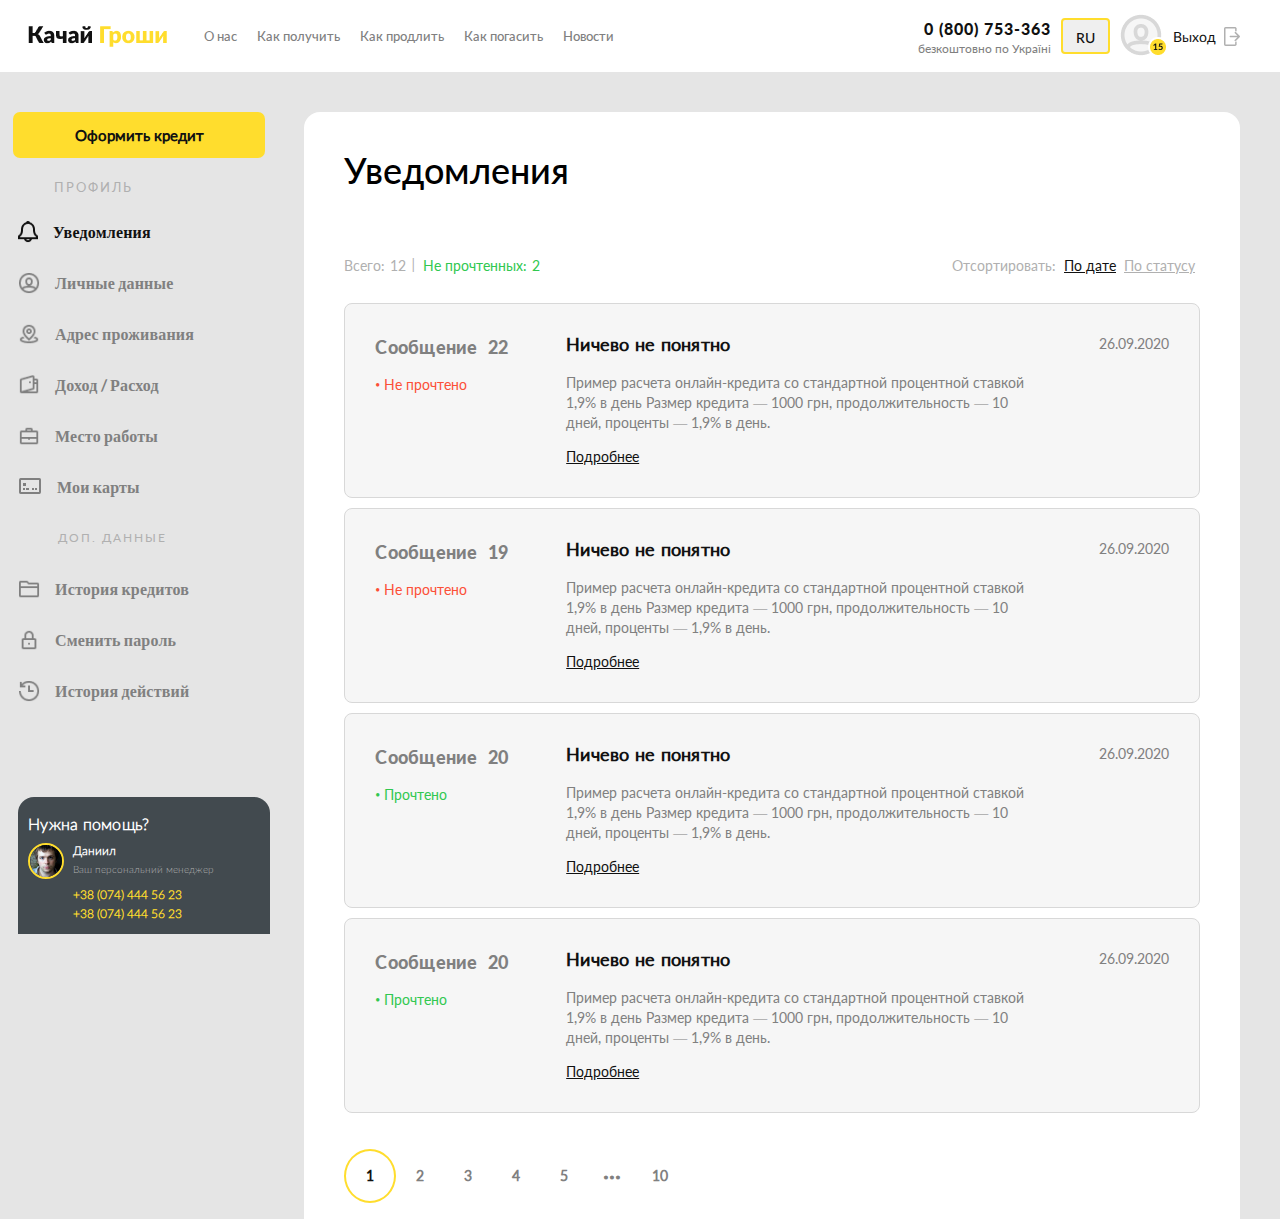
<file: гроши/src/components/bell/bell.html>
<!DOCTYPE html>
<html lang="en">
  <head>
    <meta charset="UTF-8" />
    <meta http-equiv="X-UA-Compatible" content="IE=edge" />
    <meta name="viewport" content="width=device-width, initial-scale=1.0" />
    <link rel="stylesheet" href="../bell/bell.css" />
    <link rel="stylesheet" href="../bell/bell.scss" />
    <title>Bell</title>
  </head>
  <body>
    <div class="wrapper">
      <section>
        <div class="main-nav">
          <div class="main-nav__wrapper">
            <div class="hamburger-menu">
              <input id="humburger__toggle" type="checkbox" />
              <label class="humburger__btn" for="humburger__toggle">
                <span></span>
              </label>
              <div class="humburger__lists">
                <hr class="main-nav__mobile-hr">
                
                <div class="humburger__box">
                  <span class="humburger__subtitle">Профиль</span>
                </div>
                <div class="humburger__box">
                  <img src="../../img/icons/natifications/Nav/Item/24/notifications/bell.png" alt="" class="humburger__item__bell">
                  <a href="../bell/bell.html" class="humburger__item-link">Уведомления</a>
                </div>
        
                <div class="humburger__box">
                  <img src="../../img/icons/user/Nav/Item/24/basic/user.png" alt="" class="humburger__item__user">
                  <a href="../personal-data/personal-data.html" class="humburger__item-link">Личные данные</a>
                </div>
        
                <div class="humburger__box">
                  <img src="../../img/icons/maps/Nav/Item/24/maps/pin-round.png" alt="" class="humburger__item__map">
                  <a href="../address/address.html" class="humburger__item-link">Адрес проживания</a>
                </div>
        
                <div class="humburger__box">
                  <img src="../../img/icons/finance/Nav/Item/24/finance/wallet.png" alt="" class="humburger__item__wallet">
                  <a href="../income/income.html" class="humburger__item-link">Доход / Расход</a>
                </div>
        
                <div class="humburger__box">
                  <img src="../../img/icons/basic/Nav/Item/24/basic/case.png" alt="" class="humburger__item__case">
                  <a href="../pl-work/pl-work.html" class="humburger__item-link">Место работы</a>
                </div>
        
                <div class="humburger__box">
                  <img src="../../img/icons/carte/Nav/Item/24/finance/creditcard-face.png" alt="" class="humburger__item__cart">
                  <a href="../cart/cart.html" class="humburger__item-link">Мои карты</a>
                </div>
                <div class="humburger__box">
                  <span class="humburger__dop-info">Доп. данные </span>
                </div>
                <div class="humburger__box">
                  <img src="../../img/icons/folde/Nav/Item/24/file/folder.png" alt="" class="humburger__item__folder">
                  <a href="../credit/credit.html" class="humburger__item-link">История кредитов</a>
                </div>
                <div class="humburger__box">
                  <img src="../../img/icons/security/Nav/Item/24/security/lock.png" alt="" class="humburger__item__lock">
                  <a href="../password/password.html" class="humburger__item-link">Сменить пароль</a>
                </div>
                <div class="humburger-block">
                    <div class="humburger__inner">
                      <span class="humburger__room">0 (800) 753-363
                      </span>
                      <span class="humburger__lazy">безкоштовно по Україні</span>
                    </div>
                </div>
                <div class="humburger-use">
                  <div class="humburger__inner ">
                    <select name="" id="select" class="humburger__option">
                      <option value="RU" class="humburger__lang">Ru</option>
                      <option value="EN" class="humburger__lang">En</option>
                      <option value="UA" class="humburger__lang">Ua</option>
                    </select>
                    <button class="humburger__button">Погасить</button>
                  </div>
                </div>
                <div class="humburger__box__two">
                  <h2 class="humburger__text__helo">Нужна помощь?</h2>
                  <div class="humburger__aside">
                    <img
                      src="../../img/user/account/001.png"
                      alt=""
                      class="humburger__avatar"
                    />
                    <div class="humburger__list__info">
                      <span class="humburger__user__name">Даниил</span>
                      <span class="humburger__info">Ваш персональний менеджер</span>
                      <div class="humburger__block___phone">
                        <strong class="humburger__phone">
                          +38 (074) 444 56 23 <br />
                          +38 (074) 444 56 23</strong
                        >
                      </div>
                    </div>
                  </div>
                </div>
                <div class="humburger-lazy">
                  <div class="hb-lazy"></div>
                </div>
              </div>
            </div>
            <div class="main-nav__logo">
              <a href="../../index.html" class="main-nav__logo-link"></a>
            </div>

            <ul class="main-nav__list">
              <li class="main-nav__manu-item"><a href=""class="main-nav__link">О нас</a> </li>
              <li class="main-nav__manu-item"><a href=""class="main-nav__link">Как получить</a></li>
              <li class="main-nav__manu-item"><a href=""class="main-nav__link">Как продлить</a></li>
              <li class="main-nav__manu-item"><a href=""class="main-nav__link">Как погасить</a></li>
              <li class="main-nav__manu-item"><a href=""class="main-nav__link">Новости</a></li>
            </ul>
          </div>

          <div class="main-nav__wrap">
            <div class="main-nav__column">
              <h1 class="main-nav__phone">0 (800) 753-363</h1>
              <h1 class="main-nav__slogan">безкоштовно по Україні</h1>
            </div>

            <select name="" id="select">
              <option value="RU" class="main-nav__leng-switcher">RU</option>
              <option value="EN" class="main-nav__leng-switcher">EN</option>
              <option value="UA" class="main-nav__leng-switcher">UA</option>
            </select>
            <div class="main-nav__img-user"></div>
            <a href="" class="main-nav__user-exit">Выход <div class="main-nav__img-exit"></div>
            </a>
          </div>
        </div>
      </section>

      <section>
        <div class="section">
          <div class="section__bar">
            <div class="menu__container">
              <div class="menu__button">
                <button class="menu__btn">Оформить кредит</button>
              </div>
              <div class="menu__desc">
                <span class="menu__subtitle">Профиль</span>
              </div>
              <div class="menu__list">
                <div class="menu__box-item">
                  <img src="../../img/bell/icon.png" alt="" class="menu__item__bell">
                  <a href="" class="menu__item-link page-bell">Уведомления</a>
                </div>

                <div class="menu__box-item">
                  <img src="../../img/icons/user/Nav/Item/24/basic/user.png" alt="" class="menu__item__user">
                  <img src="../../img/address/address-personal/качай_гроши/Nav/Item/Union.png"" alt="" class="menu__item__user-hidden">
                  <a href="../../components/personal-data/personal-data.html" class="menu__item-link"
                    >Личные данные</a
                  >
                </div>

                <div class="menu__box-item">
                  <img src="../../img/icons/maps/Nav/Item/24/maps/pin-round.png" alt="" class="menu__item__map">
                  <a
                    href="../../components/address/address.html"
                    class="menu__item-link page-work-expenses"
                    >Адрес проживания</a
                  >
                </div>

                <div class="menu__box-item">
                  <img src="../../img/icons/finance/Nav/Item/24/finance/wallet.png" alt="" class="menu__item__wallet">
                  <a href="../../components/income/income.html" class="menu__item-link"
                    >Доход / Расход</a
                  >
                </div>

                <div class="menu__box-item">
                  <img src="../../img/icons/basic/Nav/Item/24/basic/case.png" alt="" class="menu__item__case">
                  <a href="../../components/pl-work/pl-work.html" class="menu__item-link "
                    >Место работы</a
                  >
                </div>

                <div class="menu__box-item">
                  <img src="../../img/icons/carte/Nav/Item/24/finance/creditcard-face.png" alt="" class=".menu__item__cart">
                  <a href="../../components/cart/cart.html" class="menu__item-link">Мои карты</a>
                </div>
                <div class="menu__box-item">
                  <span class="menu__dop">Доп. данные </span>
                </div>
                <div class="menu__box-item">
                  <img src="../../img/icons/folde/Nav/Item/24/file/folder.png" alt="" class="menu__item__folder">
                  <a href="../../components/credit/credit.html" class="menu__item-link "
                    >История кредитов</a
                  >
                </div>
                <div class="menu__box-item box-hidden box-mobile">
                  <img src="../../img/icons/security/Nav/Item/24/security/lock.png" alt="" class="menu__item__lock">
                  <a href="../../components/password/password.html" class="menu__item-link">Сменить пароль</a>
                </div>
                <div class="menu__box-item box-hidden">
                  <img src="../../img/icons/time/Nav/Item/24/time/time-history.png" alt="" class="menu__item__time">
                  <a href="../../components/action/action.html" class="menu__item-link">История действий</a>
                </div>
              </div>
            </div>

            <div class="menu__box__two">
              <h2 class="menu__text-hello">Нужна помощь?</h2>
              <div class="menu__aside">
                <img
                  src="../../img/user/account/001.png"
                  alt=""
                  class="menu__avatar"
                />
                <div class="menu__list-info">
                  <span class="menu__user-name">Даниил</span>
                  <span class="menu__info">Ваш персональний менеджер</span>
                  <div class="menu__block-phone">
                    <strong class="menu-phone">
                      +38 (074) 444 56 23 <br />
                      +38 (074) 444 56 23</strong
                    >
                  </div>
                </div>
              </div>
            </div>
          </div>
          <div class="section__bell">
            <div class="bell__header-block">
              <div class="bell__header">
                <h1 class="bell__title">Уведомления</h1>
              </div>
            </div>
            <div class="bell__holder">
              <div class="bell__box">
                  <div class="bell__item"><p class="bell__total">Всего:</p><span class="bell__number">12</span></div>
                  <div class="bell__item"><p class="bell__fb">&#448;</p></div>
                  <div class="bell__item"><p class="bell__use">Не прочтенных:</p></div>
                  <div class="bell__item"><p class="bell__use-num">2</p></div>
              </div>
              <div class="bell__box e-box">
                <div class="bell__item"><p class="bell__sort">Отсортировать:</p></div>
                <div class="bell__item hr-bell"><a href="#" class="bell__sort-data">По дате</a></div>
                <div class="bell__item hr-bell"><a href="#" class="bell__status">По статусу</a></div>
              </div>
            </div>
            <div class="bell__wrap">
              <div id="unread" class="bl-inner">
                <div class="bell__box">
                  <div class="bell__box-massage">
                  <div class="bell__row">
                    <p class="bell__massage">Сообщение </p>
                    <p class="bell__massage-num">22</p>
                  </div>
                    <span class="bell__lazy">• Не прочтено</span>
                  </div>
                  <hr class="bell__hr">
                  <div class="bell__box-content">
                    <div class="bell__box-data">
                      <strong class="bell__title-bl">Ничево не понятно</strong>
                      <span class="bell__data">26.09.2020</span>
                    </div>
                   

                    <p class="bell__desc">Пример расчета онлайн-кредита со стандартной процентной ставкой 1,9% в день
                      Размер кредита — 1000 грн, продолжительность — 10 дней, проценты — 1,9% в день.
                      </p>
                      <a href="#" class="bell-link">Подробнее</a>
                  </div>

                </div>
              </div>
            </div>
            <div class="bell__wrap ">
              <div id="hd-unread" class="bl-inner hd-inner">
              <div class="bell__box bl-hidden">
                <div class="bell__box-massage">
                <div class="bell__row">
                  <p class="bell__massage">Сообщение </p>
                  <p class="bell__massage-num">22</p>
                </div>
                  <span class="bell__lazy not-read">• Не прочтено</span>
                </div>
                <hr class="bell__hr">
                <div class="bell__box-content">
                  <div class="bell__box-data">
                    <strong class="bell__title-bl">Ничево не понятно</strong>
                    <span class="bell__data">26.09.2020</span>
                  </div>
                  <p class="bell__desc">Пример расчета онлайн-кредита со стандартной процентной ставкой 1,9% в день
                    Размер кредита — 1000 грн, продолжительность — 10 дней, проценты — 1,9% в день.
                    
                    <p class="bell__desc">(0,019 * 10 * 1000) + 1000 = 1190 грн. Итоговый размер платежа: 1190 грн.
                      Пример расчета онлайн-кредита со стандартной процентной ставкой 1,9% в день
                      Размер кредита — 1000 грн, продолжительность — 10 дней, проценты — 1,9% в день.</p>
                    
                      <p class="bell__desc">(0,019 * 10 * 1000) + 1000 = 1190 грн. Итоговый размер платежа: 1190 грн.
                        Пример расчета онлайн-кредита со стандартной процентной ставкой 1,9% в день
                        Размер кредита — 1000 грн, продолжительность — 10 дней, проценты — 1,9% в день.</p>
                    
                        <p class="bell__desc">(0,019 * 10 * 1000) + 1000 = 1190 грн. Итоговый размер платежа: 1190 грн.</p>
                    </p>
                    <a href="#" id="ln-hidden" class="bell-link">Скрыть</a>
                </div>
              </div>
              </div>
            </div>
            <div class="bell__wrap">
              <div  id="lz-unread" class="bl-inner">
                <div class="bell__box">
                  <div class="bell__box-massage">
                  <div class="bell__row">
                    <p class="bell__massage">Сообщение </p>
                    <p class="bell__massage-num">19</p>
                  </div>
                    <span class="bell__lazy">• Не прочтено</span>
                  </div>

                <hr class="bell__hr">
                  <div class="bell__box-content">
                    <div class="bell__box-data">
                      <strong class="bell__title-bl">Ничево не понятно</strong>
                      <span class="bell__data">26.09.2020</span>
                    </div>
                    <p class="bell__desc">Пример расчета онлайн-кредита со стандартной процентной ставкой 1,9% в день
                      Размер кредита — 1000 грн, продолжительность — 10 дней, проценты — 1,9% в день.
                      </p>
                      <a href="#" class="bell-link">Подробнее</a>
                  </div>
                </div>
              </div>
            </div>
            <div class="bell__wrap ">
              <div id="zl-unread" class="bl-inner hd-inner">
              <div class="bell__box bl-hidden">
                <div class="bell__box-massage">
                <div class="bell__row">
                  <p class="bell__massage">Сообщение </p>
                  <p class="bell__massage-num">22</p>
                </div>
                  <span class="bell__lazy lazy-not-read">• Не прочтено</span>
                </div>
                <hr class="bell__hr">
                <div class="bell__box-content">
                  <div class="bell__box-data">
                    <strong class="bell__title-bl">Ничево не понятно</strong>
                    <span class="bell__data">26.09.2020</span>
                  </div>
                  <p class="bell__desc">Пример расчета онлайн-кредита со стандартной процентной ставкой 1,9% в день
                    Размер кредита — 1000 грн, продолжительность — 10 дней, проценты — 1,9% в день.
                    
                    <p class="bell__desc">(0,019 * 10 * 1000) + 1000 = 1190 грн. Итоговый размер платежа: 1190 грн.
                      Пример расчета онлайн-кредита со стандартной процентной ставкой 1,9% в день
                      Размер кредита — 1000 грн, продолжительность — 10 дней, проценты — 1,9% в день.</p>
                    
                      <p class="bell__desc">(0,019 * 10 * 1000) + 1000 = 1190 грн. Итоговый размер платежа: 1190 грн.
                        Пример расчета онлайн-кредита со стандартной процентной ставкой 1,9% в день
                        Размер кредита — 1000 грн, продолжительность — 10 дней, проценты — 1,9% в день.</p>
                    
                        <p class="bell__desc">(0,019 * 10 * 1000) + 1000 = 1190 грн. Итоговый размер платежа: 1190 грн.</p>
                    </p>
                    <a href="#" id="a-hidden" class="bell-link">Скрыть</a>
                </div>
              </div>
              </div>
            </div>
            <div class="bell__wrap">
              <div id="a-read" class="bl-inner">
              <div class="bell__box">
                <div class="bell__box-massage">
                <div class="bell__row">
                  <p class="bell__massage">Сообщение </p>
                  <p class="bell__massage-num">20</p>
                </div>
                  <span class="bell__lazy lazy-read">• Прочтено</span>
                </div>
                <hr class="bell__hr">
                <div class="bell__box-content">
                  <div class="bell__box-data">
                    <strong class="bell__title-bl">Ничево не понятно</strong>
                    <span class="bell__data">26.09.2020</span>
                  </div>
                  <p class="bell__desc">Пример расчета онлайн-кредита со стандартной процентной ставкой 1,9% в день
                    Размер кредита — 1000 грн, продолжительность — 10 дней, проценты — 1,9% в день.
                    </p>
                    <a href="" class="bell-link">Подробнее</a>
                </div>
              </div>
              </div>
            </div>
            <div class="bell__wrap ">
              <div id="b-read" class="bl-inner hd-inner">
              <div class="bell__box bl-hidden">
                <div class="bell__box-massage">
                <div class="bell__row">
                  <p class="bell__massage">Сообщение </p>
                  <p class="bell__massage-num">19</p>
                </div>
                  <span class="bell__lazy lazy-read">• Прочтено</span>
                </div>
                <hr class="bell__hr">
                  <div class="bell__box-content">
                    <div class="bell__box-data">
                      <strong class="bell__title-bl">Ничево не понятно</strong>
                      <span class="bell__data">26.09.2020</span>
                    </div>
                  <p class="bell__desc">Пример расчета онлайн-кредита со стандартной процентной ставкой 1,9% в день
                    Размер кредита — 1000 грн, продолжительность — 10 дней, проценты — 1,9% в день.
                    
                    <p class="bell__desc">(0,019 * 10 * 1000) + 1000 = 1190 грн. Итоговый размер платежа: 1190 грн.
                      Пример расчета онлайн-кредита со стандартной процентной ставкой 1,9% в день
                      Размер кредита — 1000 грн, продолжительность — 10 дней, проценты — 1,9% в день.</p>
                    
                      <p class="bell__desc">(0,019 * 10 * 1000) + 1000 = 1190 грн. Итоговый размер платежа: 1190 грн.
                        Пример расчета онлайн-кредита со стандартной процентной ставкой 1,9% в день
                        Размер кредита — 1000 грн, продолжительность — 10 дней, проценты — 1,9% в день.</p>
                    
                        <p class="bell__desc">(0,019 * 10 * 1000) + 1000 = 1190 грн. Итоговый размер платежа: 1190 грн.</p>
                    </p>
                    <a href="#" id="b-hidden" class="bell-link">Скрыть</a>
                </div>
              </div>
              </div>
            </div>
            <div class="bell__wrap">
              <div id="d-read" class="bl-inner">
              <div class="bell__box">
                <div class="bell__box-massage">
                <div class="bell__row">
                  <p class="bell__massage">Сообщение </p>
                  <p class="bell__massage-num">20</p>
                </div>
                  <span class="bell__lazy lazy-read">• Прочтено</span>
                </div>
                <hr class="bell__hr">
                  <div class="bell__box-content">
                    <div class="bell__box-data">
                      <strong class="bell__title-bl">Ничево не понятно</strong>
                      <span class="bell__data">26.09.2020</span>
                    </div>
                  <p class="bell__desc">Пример расчета онлайн-кредита со стандартной процентной ставкой 1,9% в день
                    Размер кредита — 1000 грн, продолжительность — 10 дней, проценты — 1,9% в день.
                    </p>
                    <a href="" class="bell-link">Подробнее</a>
                </div>
              </div>
              </div>
            </div>
            <div class="bell__wrap ">
              <div id="c-read" class="bl-inner hd-inner">
              <div class="bell__box bl-hidden">
                <div class="bell__box-massage">
                <div class="bell__row">
                  <p class="bell__massage">Сообщение </p>
                  <p class="bell__massage-num">22</p>
                </div>
                  <span class="bell__lazy lazy-read">• Прочтено</span>
                </div>
                <hr class="bell__hr">
                  <div class="bell__box-content">
                    <div class="bell__box-data">
                      <strong class="bell__title-bl">Ничево не понятно</strong>
                      <span class="bell__data">26.09.2020</span>
                    </div>
                  <p class="bell__desc">Пример расчета онлайн-кредита со стандартной процентной ставкой 1,9% в день
                    Размер кредита — 1000 грн, продолжительность — 10 дней, проценты — 1,9% в день.
                    
                    <p class="bell__desc">(0,019 * 10 * 1000) + 1000 = 1190 грн. Итоговый размер платежа: 1190 грн.
                      Пример расчета онлайн-кредита со стандартной процентной ставкой 1,9% в день
                      Размер кредита — 1000 грн, продолжительность — 10 дней, проценты — 1,9% в день.</p>
                    
                      <p class="bell__desc">(0,019 * 10 * 1000) + 1000 = 1190 грн. Итоговый размер платежа: 1190 грн.
                        Пример расчета онлайн-кредита со стандартной процентной ставкой 1,9% в день
                        Размер кредита — 1000 грн, продолжительность — 10 дней, проценты — 1,9% в день.</p>
                    
                        <p class="bell__desc">(0,019 * 10 * 1000) + 1000 = 1190 грн. Итоговый размер платежа: 1190 грн.</p>
                    </p>
                    <a href="#"  id="c-hidden" class="bell-link">Скрыть</a>
                </div>

              </div>
              </div>
            </div>
            <div class="bell__container">
              <ul class="bell__list">
                <li class="bell__item"><a href="#" class="bell__link el_a">1</a></li>
                <li class="bell__item"><a href="#" class="bell__link el_b">2</a></li>
                <li class="bell__item"><a href="#" class="bell__link el_c">3</a></li>
                <li class="bell__item"><a href="#" class="bell__link el_d">4</a></li>
                <li class="bell__item"><a href="#" class="bell__link el_e">5</a></li>
                <li class="bell__item"><a href="#" class="bell__link el_f ">...</a></li>
                <li class="bell__item"><a href="#" class="bell__link el_g">10</a></li>
              </ul>
            </div>
        </div>


      </section>
    </div>
    <script src="../../script/bell.js"></script>
  </body>
</html>
</file>
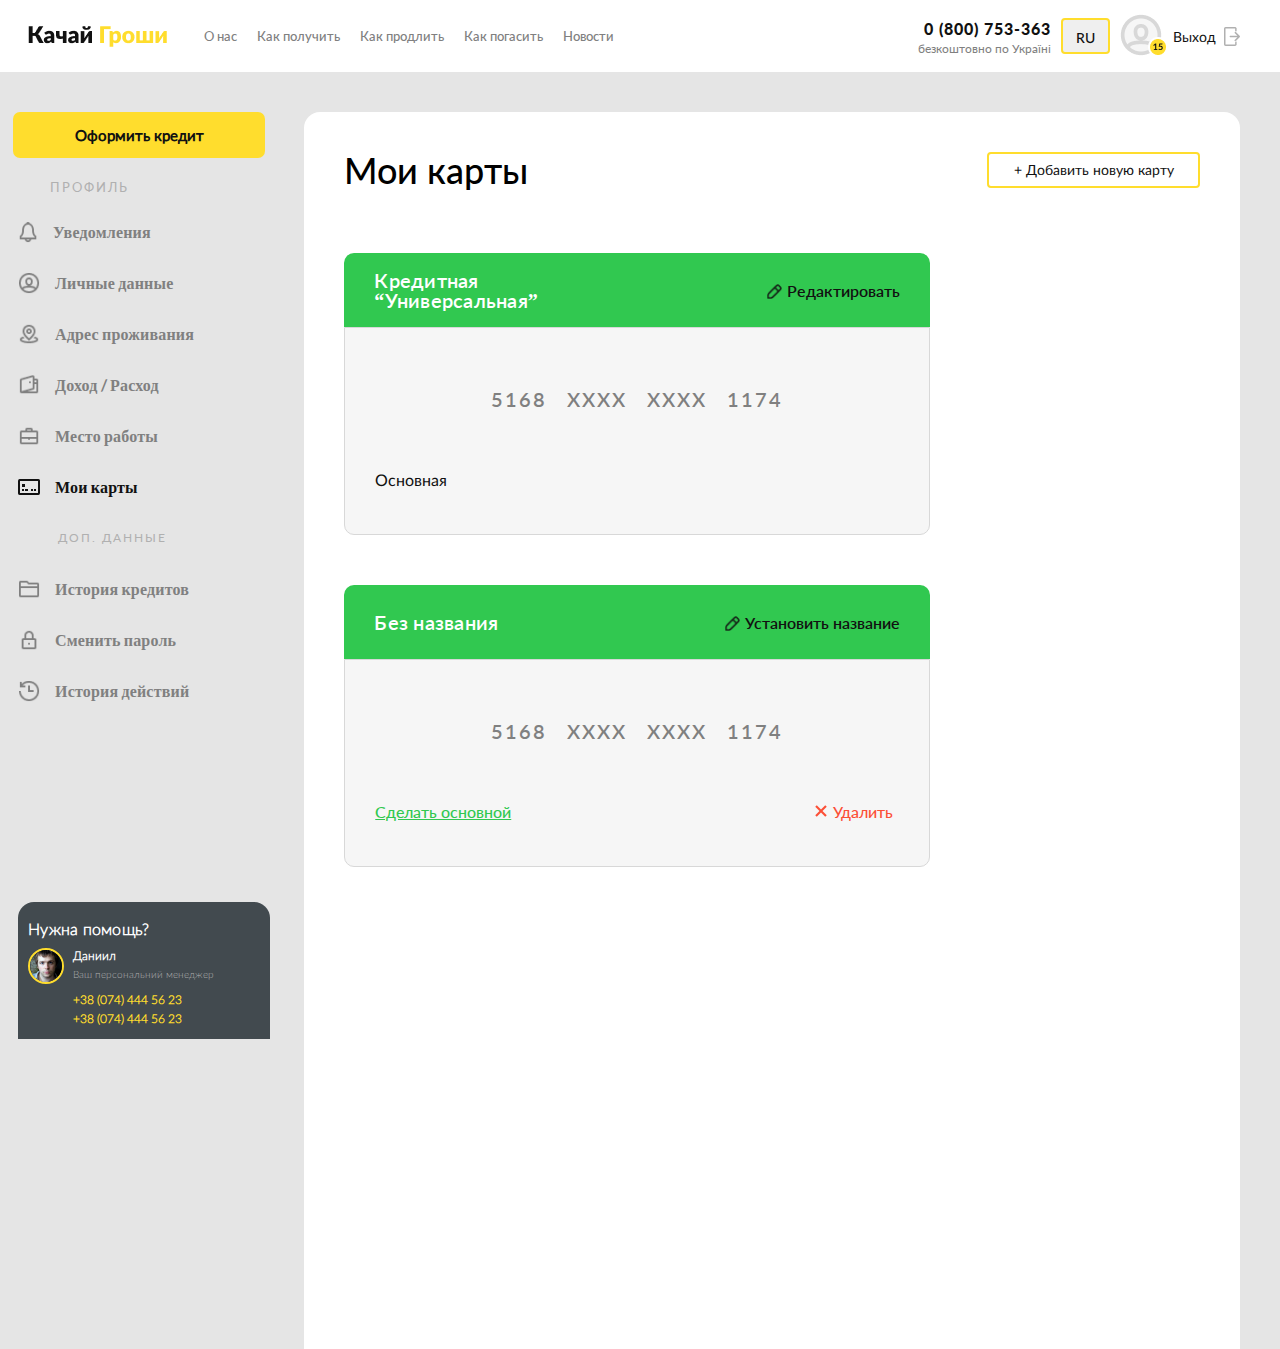
<file: гроши/src/components/cart/cart.html>
<!DOCTYPE html>
<html lang="en">
  <head>
    <meta charset="UTF-8" />
    <meta http-equiv="X-UA-Compatible" content="IE=edge" />
    <meta name="viewport" content="width=device-width, initial-scale=1.0" />
    <link rel="stylesheet" href="../cart/cart.css" />
    <link rel="stylesheet" href="../cart/cart.scss" />
    <title>Cart</title>
  </head>
  <body>
    <div class="wrapper">
        <section>
          <div class="main-nav">
            <div class="main-nav__wrapper">
              <div class="hamburger-menu">
                <input id="humburger__toggle" type="checkbox" />
                <label class="humburger__btn" for="humburger__toggle">
                  <span></span>
                </label>
                <div class="humburger__lists">
                  <hr class="main-nav__mobile-hr" />
  
                  <div class="humburger__box">
                    <span class="humburger__subtitle">Профиль</span>
                  </div>
                  <div class="humburger__box">
                    <img
                      src="../../img/icons/natifications/Nav/Item/24/notifications/bell.png"
                      alt=""
                      class="humburger__item__bell"
                    />
                    <a href="../bell/bell.html" class="humburger__item-link"
                      >Уведомления</a
                    >
                  </div>
  
                  <div class="humburger__box">
                    <img
                      src="../../img/icons/user/Nav/Item/24/basic/user.png"
                      alt=""
                      class="humburger__item__user"
                    />
                    <a
                      href="../personal-data/personal-data.html"
                      class="humburger__item-link"
                      >Личные данные</a
                    >
                  </div>
  
                  <div class="humburger__box">
                    <img
                      src="../../img/icons/maps/Nav/Item/24/maps/pin-round.png"
                      alt=""
                      class="humburger__item__map"
                    />
                    <a href="../address/address.html" class="humburger__item-link"
                      >Адрес проживания</a
                    >
                  </div>
  
                  <div class="humburger__box">
                    <img
                      src="../../img/icons/finance/Nav/Item/24/finance/wallet.png"
                      alt=""
                      class="humburger__item__wallet"
                    />
                    <a href="../income/income.html" class="humburger__item-link"
                      >Доход / Расход</a
                    >
                  </div>
  
                  <div class="humburger__box">
                    <img
                      src="../../img/icons/basic/Nav/Item/24/basic/case.png"
                      alt=""
                      class="humburger__item__case"
                    />
                    <a href="../pl-work/pl-work.html" class="humburger__item-link"
                      >Место работы</a
                    >
                  </div>
  
                  <div class="humburger__box">
                    <img
                      src="../../img/icons/carte/Nav/Item/24/finance/creditcard-face.png"
                      alt=""
                      class="humburger__item__cart"
                    />
                    <a href="../cart/cart.html" class="humburger__item-link"
                      >Мои карты</a
                    >
                  </div>
                  <div class="humburger__box">
                    <span class="humburger__dop-info">Доп. данные </span>
                  </div>
                  <div class="humburger__box">
                    <img
                      src="../../img/icons/folde/Nav/Item/24/file/folder.png"
                      alt=""
                      class="humburger__item__folder"
                    />
                    <a href="../credit/credit.html" class="humburger__item-link"
                      >История кредитов</a
                    >
                  </div>
                  <div class="humburger__box">
                    <img
                      src="../../img/icons/security/Nav/Item/24/security/lock.png"
                      alt=""
                      class="humburger__item__lock"
                    />
                    <a
                      href="../password/password.html"
                      class="humburger__item-link"
                      >Сменить пароль</a
                    >
                  </div>
                  <div class="humburger-block">
                    <div class="humburger__inner">
                      <span class="humburger__room">0 (800) 753-363 </span>
                      <span class="humburger__lazy">безкоштовно по Україні</span>
                    </div>
                  </div>
                  <div class="humburger-use">
                    <div class="humburger__inner">
                      <select name="" id="select" class="humburger__option">
                        <option value="RU" class="humburger__lang">Ru</option>
                        <option value="EN" class="humburger__lang">En</option>
                        <option value="UA" class="humburger__lang">Ua</option>
                      </select>
                      <button class="humburger__button">Погасить</button>
                    </div>
                  </div>
                  <div class="humburger__box__two">
                    <h2 class="humburger__text__helo">Нужна помощь?</h2>
                    <div class="humburger__aside">
                      <img
                        src="../../img/user/account/001.png"
                        alt=""
                        class="humburger__avatar"
                      />
                      <div class="humburger__list__info">
                        <span class="humburger__user__name">Даниил</span>
                        <span class="humburger__info"
                          >Ваш персональний менеджер</span
                        >
                        <div class="humburger__block___phone">
                          <strong class="humburger__phone">
                            +38 (074) 444 56 23 <br />
                            +38 (074) 444 56 23</strong
                          >
                        </div>
                      </div>
                    </div>
                  </div>
                  <div class="humburger-lazy">
                    <div class="hb-lazy"></div>
                  </div>
                </div>
              </div>
              <div class="main-nav__logo">
                <a href="../../index.html" class="main-nav__logo-link"></a>
              </div>
  
              <ul class="main-nav__list">
                <li class="main-nav__manu-item">
                  <a href="" class="main-nav__link">О нас</a>
                </li>
                <li class="main-nav__manu-item">
                  <a href="" class="main-nav__link">Как получить</a>
                </li>
                <li class="main-nav__manu-item">
                  <a href="" class="main-nav__link">Как продлить</a>
                </li>
                <li class="main-nav__manu-item">
                  <a href="" class="main-nav__link">Как погасить</a>
                </li>
                <li class="main-nav__manu-item">
                  <a href="" class="main-nav__link">Новости</a>
                </li>
              </ul>
            </div>
  
            <div class="main-nav__wrap">
              <div class="main-nav__column">
                <h1 class="main-nav__phone">0 (800) 753-363</h1>
                <h1 class="main-nav__slogan">безкоштовно по Україні</h1>
              </div>
  
              <select name="" id="select">
                <option value="RU" class="main-nav__leng-switcher">RU</option>
                <option value="EN" class="main-nav__leng-switcher">EN</option>
                <option value="UA" class="main-nav__leng-switcher">UA</option>
              </select>
              <div class="main-nav__img-user"></div>
              <a href="" class="main-nav__user-exit"
                >Выход
                <div class="main-nav__img-exit"></div>
              </a>
            </div>
          </div>
        </section>
  
        <section>
          <div class="section">
            <div class="section__bar">
              <div class="menu__container">
                <div class="menu__button">
                  <button class="menu__btn">Оформить кредит</button>
                </div>
                <div class="menu__desc">
                  <span class="menu__subtitle">Профиль</span>
                </div>
                <div class="menu__list">
                  <div class="menu__box-item">
                    <img
                      src="../../img/icons/natifications/Nav/Item/24/notifications/bell.png"
                      alt=""
                      class="menu__item__bell"
                    />
                    <a
                      href="../../components/bell/bell.html"
                      class="menu__item-link page-bell"
                      >Уведомления</a
                    >
                  </div>
  
                  <div class="menu__box-item">
                    <img
                      src="../../img/icons/user/Nav/Item/24/basic/user.png"
                      alt=""
                      class="menu__item__user"
                    />
                    <img
                      src="../../img/address/address-personal/качай_гроши/Nav/Item/Union.png"
                      alt=""
                      class="menu__item__user-hidden"
                    />
                    <a
                      href="../../components/personal-data/personal-data.html"
                      class="menu__item-link page-personal"
                      >Личные данные</a
                    >
                  </div>
  
                  <div class="menu__box-item">
                    <img
                      src="../../img/icons/maps/Nav/Item/24/maps/pin-round.png"
                      alt=""
                      class="menu__item__map"
                    />
                    <a
                      href="../../components/address/address.html"
                      class="menu__item-link page-work-expenses page-address"
                      >Адрес проживания</a
                    >
                  </div>
  
                  <div class="menu__box-item">
                    <img
                      src="../../img/icons/finance/Nav/Item/24/finance/wallet.png"
                      alt=""
                      class="menu__item__wallet"
                    />
                    <a
                      href="../../components/income/income.html"
                      class="menu__item-link page-income"
                      >Доход / Расход</a
                    >
                  </div>
  
                  <div class="menu__box-item">
                    <img
                      src="../../img/icons/basic/Nav/Item/24/basic/case.png"
                      alt=""
                      class="menu__item__case"
                    />
                    <a
                      href="../../components/pl-work/pl-work.html"
                      class="menu__item-link page-work"
                      >Место работы</a
                    >
                  </div>
  
                  <div class="menu__box-item">
                    <img
                      src="../../img/cart/качай_гроши/Nav/Item/24/finance/icon.png"
                      alt=""
                      class=".menu__item__cart "
                    />
                    <a
                      href="#"
                      class="menu__item-link page-cart"
                      >Мои карты</a
                    >
                  </div>
                  <div class="menu__box-item">
                    <span class="menu__dop">Доп. данные </span>
                  </div>
                  <div class="menu__box-item">
                    <img
                      src="../../img/icons/folde/Nav/Item/24/file/folder.png"
                      alt=""
                      class="menu__item__folder"
                    />
                    <a
                      href="../../components/credit/credit.html"
                      class="menu__item-link"
                      >История кредитов</a
                    >
                  </div>
                  <div class="menu__box-item box-hidden box-mobile">
                    <img
                      src="../../img/icons/security/Nav/Item/24/security/lock.png"
                      alt=""
                      class="menu__item__lock"
                    />
                    <a
                      href="../../components/password/password.html"
                      class="menu__item-link"
                      >Сменить пароль</a
                    >
                  </div>
                  <div class="menu__box-item box-hidden">
                    <img
                      src="../../img/icons/time/Nav/Item/24/time/time-history.png"
                      alt=""
                      class="menu__item__time"
                    />
                    <a
                      href="../../components/action/action.html"
                      class="menu__item-link"
                      >История действий</a
                    >
                  </div>
                </div>
              </div>
  
              <div class="menu__box__two">
                <h2 class="menu__text-hello">Нужна помощь?</h2>
                <div class="menu__aside">
                  <img
                    src="../../img/user/account/001.png"
                    alt=""
                    class="menu__avatar"
                  />
                  <div class="menu__list-info">
                    <span class="menu__user-name">Даниил</span>
                    <span class="menu__info">Ваш персональний менеджер</span>
                    <div class="menu__block-phone">
                      <strong class="menu-phone">
                        +38 (074) 444 56 23 <br />
                        +38 (074) 444 56 23</strong
                      >
                    </div>
                  </div>
                </div>
              </div>
            </div>
            <div class="section__cart">
              <div class="cart__header-block">
                <div class="cart__header">
                  <h1 class="cart__title">Мои карты</h1>
                </div>
                <div class="cart__header-btn">
                    <button class="cart__btn">+ Добавить новую карту</button>
                </div>
              </div>
              <div class="cart__container">
                <div class="cart__block">
                  <div class="cart__box">
                    <div class="cart__box-hero">
                        <p class="cart__user-cr">Кредитная</p>
                        <p class="cart__user-fb">“Универсальная”</p>
                    </div>
                    <div class="cart__box-lazy">
                        <div class="cart__icon-c"></div>
                        <button class="cart__edit-btn">Редактировать</button>
                    </div>
                </div>
                <div class="cart__box-use">
                  <div class="cart__box-data">
                    <ul class="cart__items">
                      <li class="cart__item">5168</li>
                      <li class="cart__item">XXXX</li>
                      <li class="cart__item">XXXX</li>
                      <li class="cart__item">1174</li>
                    </ul>
                    <span class="cart__basic">Основная</span>

                  </div>
                </div>
                </div>

                <div class="cart__block block-right">
                  <div class="cart__box">
                    <div class="cart__box-hero">
                        <p class="cart__user-cr">Без названия</p>
                    </div>
                    <div class="cart__box-lazy">
                        <div class="cart__icon-c"></div>
                        <button class="cart__edit-btn">Установить название</button>
                    </div>
                </div>
                <div class="cart__box-use">
                  <div class="cart__box-data">
                    <ul class="cart__items">
                      <li class="cart__item">5168</li>
                      <li class="cart__item">XXXX</li>
                      <li class="cart__item">XXXX</li>
                      <li class="cart__item">1174</li>
                    </ul>
                    <div class="cart__inner">
                      <a href="" class="cart__link">Сделать основной</a>
                      <div class="cart__holder">
                        <div class="cart__icon-btn"></div>
                        <button class="cart__btn-delete">Удалить</button>
                      </div>
                    </div>

                  </div>
                </div>
                </div>
                <div class="cart__header-btn">
                  <button class="cart__btn">+ Добавить новую карту</button>
              </div>
  
                  
              </div>
          </div>
  
  
        </section>
      </div>

      <script src="../../script/script.js"></script>
  </body>
</html>
</file>
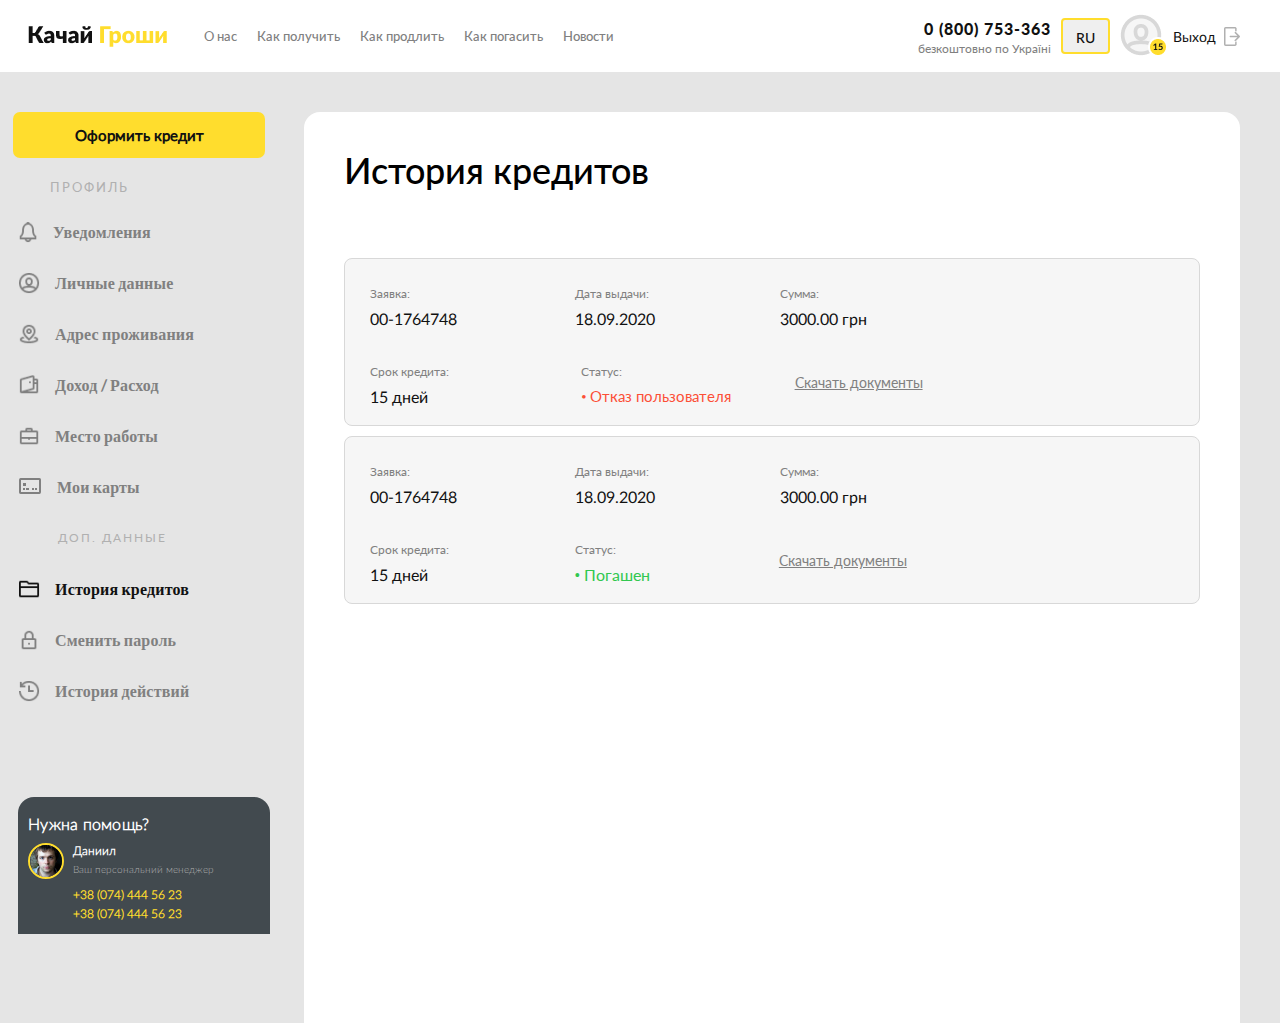
<file: гроши/src/components/credit/credit.html>
<!DOCTYPE html>
<html lang="en">
  <head>
    <meta charset="UTF-8" />
    <meta http-equiv="X-UA-Compatible" content="IE=edge" />
    <meta name="viewport" content="width=device-width, initial-scale=1.0" />
    <link rel="stylesheet" href="../credit/credit.css" />
    <link rel="stylesheet" href="../credit/credit.scss" />
    <title>Credit</title>
  </head>
  <body>
    <div class="wrapper">
      <section>
        <div class="main-nav">
          <div class="main-nav__wrapper">
            <div class="hamburger-menu">
              <input id="humburger__toggle" type="checkbox" />
              <label class="humburger__btn" for="humburger__toggle">
                <span></span>
              </label>
              <div class="humburger__lists">
                <hr class="main-nav__mobile-hr" />

                <div class="humburger__box">
                  <span class="humburger__subtitle">Профиль</span>
                </div>
                <div class="humburger__box">
                  <img
                    src="../../img/icons/natifications/Nav/Item/24/notifications/bell.png"
                    alt=""
                    class="humburger__item__bell"
                  />
                  <a href="../bell/bell.html" class="humburger__item-link"
                    >Уведомления</a
                  >
                </div>

                <div class="humburger__box">
                  <img
                    src="../../img/icons/user/Nav/Item/24/basic/user.png"
                    alt=""
                    class="humburger__item__user"
                  />
                  <a
                    href="../personal-data/personal-data.html"
                    class="humburger__item-link"
                    >Личные данные</a
                  >
                </div>

                <div class="humburger__box">
                  <img
                    src="../../img/icons/maps/Nav/Item/24/maps/pin-round.png"
                    alt=""
                    class="humburger__item__map"
                  />
                  <a href="../address/address.html" class="humburger__item-link"
                    >Адрес проживания</a
                  >
                </div>

                <div class="humburger__box">
                  <img
                    src="../../img/icons/finance/Nav/Item/24/finance/wallet.png"
                    alt=""
                    class="humburger__item__wallet"
                  />
                  <a href="../income/income.html" class="humburger__item-link"
                    >Доход / Расход</a
                  >
                </div>

                <div class="humburger__box">
                  <img
                    src="../../img/icons/basic/Nav/Item/24/basic/case.png"
                    alt=""
                    class="humburger__item__case"
                  />
                  <a href="../pl-work/pl-work.html" class="humburger__item-link"
                    >Место работы</a
                  >
                </div>

                <div class="humburger__box">
                  <img
                    src="../../img/icons/carte/Nav/Item/24/finance/creditcard-face.png"
                    alt=""
                    class="humburger__item__cart"
                  />
                  <a href="../cart/cart.html" class="humburger__item-link"
                    >Мои карты</a
                  >
                </div>
                <div class="humburger__box">
                  <span class="humburger__dop-info">Доп. данные </span>
                </div>
                <div class="humburger__box">
                  <img
                    src="../../img/icons/folde/Nav/Item/24/file/folder.png"
                    alt=""
                    class="humburger__item__folder"
                  />
                  <a href="../credit/credit.html" class="humburger__item-link"
                    >История кредитов</a
                  >
                </div>
                <div class="humburger__box">
                  <img
                    src="../../img/icons/security/Nav/Item/24/security/lock.png"
                    alt=""
                    class="humburger__item__lock"
                  />
                  <a
                    href="../password/password.html"
                    class="humburger__item-link"
                    >Сменить пароль</a
                  >
                </div>
                <div class="humburger-block">
                  <div class="humburger__inner">
                    <span class="humburger__room">0 (800) 753-363 </span>
                    <span class="humburger__lazy">безкоштовно по Україні</span>
                  </div>
                </div>
                <div class="humburger-use">
                  <div class="humburger__inner">
                    <select name="" id="select" class="humburger__option">
                      <option value="RU" class="humburger__lang">Ru</option>
                      <option value="EN" class="humburger__lang">En</option>
                      <option value="UA" class="humburger__lang">Ua</option>
                    </select>
                    <button class="humburger__button">Погасить</button>
                  </div>
                </div>
                <div class="humburger__box__two">
                  <h2 class="humburger__text__helo">Нужна помощь?</h2>
                  <div class="humburger__aside">
                    <img
                      src="../../img/user/account/001.png"
                      alt=""
                      class="humburger__avatar"
                    />
                    <div class="humburger__list__info">
                      <span class="humburger__user__name">Даниил</span>
                      <span class="humburger__info"
                        >Ваш персональний менеджер</span
                      >
                      <div class="humburger__block___phone">
                        <strong class="humburger__phone">
                          +38 (074) 444 56 23 <br />
                          +38 (074) 444 56 23</strong
                        >
                      </div>
                    </div>
                  </div>
                </div>
                <div class="humburger-lazy">
                  <div class="hb-lazy"></div>
                </div>
              </div>
            </div>
            <div class="main-nav__logo">
              <a href="../../index.html" class="main-nav__logo-link"></a>
            </div>

            <ul class="main-nav__list">
              <li class="main-nav__manu-item">
                <a href="" class="main-nav__link">О нас</a>
              </li>
              <li class="main-nav__manu-item">
                <a href="" class="main-nav__link">Как получить</a>
              </li>
              <li class="main-nav__manu-item">
                <a href="" class="main-nav__link">Как продлить</a>
              </li>
              <li class="main-nav__manu-item">
                <a href="" class="main-nav__link">Как погасить</a>
              </li>
              <li class="main-nav__manu-item">
                <a href="" class="main-nav__link">Новости</a>
              </li>
            </ul>
          </div>

          <div class="main-nav__wrap">
            <div class="main-nav__column">
              <h1 class="main-nav__phone">0 (800) 753-363</h1>
              <h1 class="main-nav__slogan">безкоштовно по Україні</h1>
            </div>

            <select name="" id="select">
              <option value="RU" class="main-nav__leng-switcher">RU</option>
              <option value="EN" class="main-nav__leng-switcher">EN</option>
              <option value="UA" class="main-nav__leng-switcher">UA</option>
            </select>
            <div class="main-nav__img-user"></div>
            <a href="" class="main-nav__user-exit"
              >Выход
              <div class="main-nav__img-exit"></div>
            </a>
          </div>
        </div>
      </section>

      <section>
        <div class="section">
          <div class="section__bar">
            <div class="menu__container">
              <div class="menu__button">
                <button class="menu__btn">Оформить кредит</button>
              </div>
              <div class="menu__desc">
                <span class="menu__subtitle">Профиль</span>
              </div>
              <div class="menu__list">
                <div class="menu__box-item">
                  <img
                    src="../../img/icons/natifications/Nav/Item/24/notifications/bell.png"
                    alt=""
                    class="menu__item__bell"
                  />
                  <a
                    href="../../components/bell/bell.html"
                    class="menu__item-link page-bell"
                    >Уведомления</a
                  >
                </div>

                <div class="menu__box-item">
                  <img
                    src="../../img/icons/user/Nav/Item/24/basic/user.png"
                    alt=""
                    class="menu__item__user"
                  />
                  <img
                    src="../../img/address/address-personal/качай_гроши/Nav/Item/Union.png"
                    alt=""
                    class="menu__item__user-hidden"
                  />
                  <a
                    href="../../components/personal-data/personal-data.html"
                    class="menu__item-link page-personal"
                    >Личные данные</a
                  >
                </div>

                <div class="menu__box-item">
                  <img
                    src="../../img/icons/maps/Nav/Item/24/maps/pin-round.png"
                    alt=""
                    class="menu__item__map"
                  />
                  <a
                    href="../../components/address/address.html"
                    class="menu__item-link page-work-expenses page-address"
                    >Адрес проживания</a
                  >
                </div>

                <div class="menu__box-item">
                  <img
                    src="../../img/icons/finance/Nav/Item/24/finance/wallet.png"
                    alt=""
                    class="menu__item__wallet"
                  />
                  <a
                    href="../../components/income/income.html"
                    class="menu__item-link page-income"
                    >Доход / Расход</a
                  >
                </div>

                <div class="menu__box-item">
                  <img
                    src="../../img/icons/basic/Nav/Item/24/basic/case.png"
                    alt=""
                    class="menu__item__case"
                  />
                  <a
                    href="../../components/pl-work/pl-work.html"
                    class="menu__item-link page-work"
                    >Место работы</a
                  >
                </div>

                <div class="menu__box-item">
                  <img
                    src="../../img/icons/carte/Nav/Item/24/finance/creditcard-face.png"
                    alt=""
                    class=".menu__item__cart "
                  />
                  <a
                    href="../../components/cart/cart.html"
                    class="menu__item-link "
                    >Мои карты</a
                  >
                </div>
                <div class="menu__box-item">
                  <span class="menu__dop">Доп. данные </span>
                </div>
                <div class="menu__box-item">
                  <img
                    src="../../img/credit/качай_гроши/Nav/Item/24/file/folder.png"
                    alt=""
                    class="menu__item__folder "
                  />
                  <a
                    href="#"
                    class="menu__item-link page-credit"
                    >История кредитов</a
                  >
                </div>
                <div class="menu__box-item box-hidden box-mobile">
                  <img
                    src="../../img/icons/security/Nav/Item/24/security/lock.png"
                    alt=""
                    class="menu__item__lock"
                  />
                  <a
                    href="../../components/password/password.html"
                    class="menu__item-link"
                    >Сменить пароль</a
                  >
                </div>
                <div class="menu__box-item box-hidden">
                  <img
                    src="../../img/icons/time/Nav/Item/24/time/time-history.png"
                    alt=""
                    class="menu__item__time"
                  />
                  <a
                    href="../../components/action/action.html"
                    class="menu__item-link"
                    >История действий</a
                  >
                </div>
              </div>
            </div>

            <div class="menu__box__two">
              <h2 class="menu__text-hello">Нужна помощь?</h2>
              <div class="menu__aside">
                <img
                  src="../../img/user/account/001.png"
                  alt=""
                  class="menu__avatar"
                />
                <div class="menu__list-info">
                  <span class="menu__user-name">Даниил</span>
                  <span class="menu__info">Ваш персональний менеджер</span>
                  <div class="menu__block-phone">
                    <strong class="menu-phone">
                      +38 (074) 444 56 23 <br />
                      +38 (074) 444 56 23</strong
                    >
                  </div>
                </div>
              </div>
            </div>
          </div>
          <div class="section__history">
            <div class="history__block">
              <div class="history__header">
                <h1 class="history__title">История кредитов</h1>
              </div>
            </div>
            <div class="history__container">
                <div class="credit-history__block">
                    <div class="history__box">
                        <ul class="history__list">
                            <li class="history__info">
                              <p class="history-data">Заявка:</p>
                            <strong class="credit-data">00-1764748</strong>
                          </li>
                            <li class="history__info hs-data">
                              <p class="history-data">Дата выдачи:</p>
                                <strong class="credit-data">18.09.2020</strong>
                              </li>
                            <li class="history__info hs-sum">
                              <p class="history-data">Сумма:</p>
                                <strong class="credit-data">3000.00 грн</strong>
                              </li>
                        </ul>
                        <ul class="history__list use-box">
                          <li class="history__info hs-term">
                            <p class="history-data">Срок кредита:</p>
                              <strong class="credit-data">15 дней</strong>
                            </li>
                          <li class="history__info  hs-refusal">
                            <p class="history-data">Статус:</p>
                              <strong class="credit-data history-refusal">• Отказ пользователя</strong>
                              <strong class="credit-data history-refusal-hidden">• Отказ</strong>
                            </li>
                          <li class="history__info hs-document">
                            <a href="" class="history__download">Скачать документы</a>
                          <a href="" class="history__list-show">Показати більше</a>
                        </li>
                        </ul>
                    </div>
                </div>
                <div class="credit-history__block">
                  <div class="history__box">
                    <ul class="history__list">
                        <li class="history__info">
                          <p class="history-data">Заявка:</p>
                        <strong class="credit-data">00-1764748</strong>
                      </li>
                        <li class="history__info hs-data-item">
                          <p class="history-data">Дата выдачи:</p>
                            <strong class="credit-data">18.09.2020</strong>
                          </li>
                        <li class="history__info hs-sum-item">
                          <p class="history-data">Сумма:</p>
                            <strong class="credit-data">3000.00 грн</strong>
                          </li>
                    </ul>
                    <ul class="history__list use-box">
                      <li class="history__info cr-term-item">
                        <p class="history-data">Срок кредита:</p>
                          <strong class="credit-data">15 дней</strong>
                        </li>
                        <li class="history__info  cr-refusal-item">
                          <p class="history-data">Статус:</p>
                          <strong class="credit-data history-performed">• Погашен</strong>
                      </li>
                      <li class="history__info cr-download-item ">
                          <a href="#" class="history__download cr-download-item">Скачать документы</a>
                          <a href="#" id="block-list" class="history__list-show  ">Показати більше</a>
                       </li>
                    </ul>
                </div>
                </div>
                <div class="credit-history__block block-hidden">
                  <div class="history__box">
                    <ul class="history__list">
                        <li class="history__info">
                          <p class="history-data">Заявка:</p>
                        <strong class="credit-data">00-1764748</strong>
                      </li>
                        <li class="history__info hs-data-item">
                          <p class="history-data">Дата выдачи:</p>
                            <strong class="credit-data">18.09.2020</strong>
                          </li>
                        <li class="history__info hs-sum-item">
                          <p class="history-data">Сумма:</p>
                            <strong class="credit-data">3000.00 грн</strong>
                          </li>
                    </ul>
                    <ul class="history__list use-box">
                      <li class="history__info cr-term-item">
                        <p class="history-data">Срок кредита:</p>
                          <strong class="credit-data">15 дней</strong>
                        </li>
                        <li class="history__info  cr-refusal-item">
                          <p class="history-data">Статус:</p>
                          <strong class="credit-data history-performed">• Погашен</strong>
                      </li>
                      <li class="history__info cr-download-item ">
                          <a href="#" class="history__download cr-download-item">Скачать документы</a>
                          <a href="#" id="block-list" class="history__list-show  ">Показати більше</a>
                       </li>
                    </ul>
                </div>
                </div>

                <div id="history__wrap" class="history__wrap">
                  <div class="history__block-hidden">
                    <div class="history__box">
                        <ul class="history__list">
                            <li class="history__info">
                                <p class="history-data">Заявка:</p>
                            <strong class="credit-data">00-1764748</strong>
                        </li>
                            <li class="history__info">
                                <p class="history-data">Дата выдачи:</p>
                                <strong class="credit-data">18.09.2020</strong>
                            </li>
                            <li class="history__info">
                                <p class="history-data">Сумма:</p>
                                <strong class="credit-data">3000.00 грн</strong>
                            </li>
                            <li class="history__info sm-item">
                                <p class="history-data">Срок кредита:</p>
                                <strong class="credit-data">15 дней</strong>
                            </li>
                            <li class="history__info  hs-refusal">
                                <p class="history-data">Статус:</p>
                                <strong class="credit-data history-performed">• Погашен</strong>
                            </li>
                            <li class="history__info hs-hidden">
                                <a href="#" class="history__download">Скачать документы</a>
                                <a href="#" id="history__list-show" class="history__list-show">Скрити</a>
                             </li>
                        </ul>
                    </div>

                    <div class="history__box-cr">
                      <ul class="history__list-info">
                        <li class="history__data-show">Номер</li>
                        <li class="history__data-show">Сумма</li>
                        <li class="history__data-show">Дата</li>
                        <li class="history__data-show">Тип</li>
                        <li class="history__data-show hs-lazy">Статус</li>
                      </ul>
                    </div>
                    <div class="history__block-table">
                      <div class="history__box-info">
                          <ul class="history__list-credit">
                            <li class="history__credit-sm"><span class="credit-sum credit-nb">148</span></li>
                            <li class="history__credit-sm"><span class="credit-sum">500,0 грн</span></li>
                            <li class="history__credit-sm"><span class="credit-sum">18.09.2020</span></li>
                            <li class="history__credit-sm"><span class="credit-sum">Оплата</span></li>
                            <li class="history__credit-sm"><span class="credit-sum history-performed">Успішно</span></li>
                          </ul>
                      </div>
                      <div class="history__box-info">
                        <ul class="history__list-credit">
                          <li class="history__credit-sm"><span class="credit-sum credit-nb">142</span></li>
                          <li class="history__credit-sm"><span class="credit-sum">500,0 грн</span></li>
                          <li class="history__credit-sm"><span class="credit-sum">18.09.2020</span></li>
                          <li class="history__credit-sm"><span class="credit-sum">Надання кредиту</span></li>
                          <li class="history__credit-sm"><span class="credit-sum history-performed">Успішно</span></li>
                        </ul>
                    </div>
                    <div class="history__box-info">
                      <ul class="history__list-credit">
                        <li class="history__credit-sm"><span class="credit-sum credit-nb">127</span></li>
                        <li class="history__credit-sm"><span class="credit-sum">500,0 грн</span></li>
                        <li class="history__credit-sm"><span class="credit-sum">18.09.2020</span></li>
                        <li class="history__credit-sm"><span class="credit-sum">Надання кредиту</span></li>
                        <li class="history__credit-sm"><span class="credit-sum history-performed">Успішно</span></li>
                      </ul>
                  </div>
                  <div class="history__box-info">
                    <ul class="history__list-credit">
                      <li class="history__credit-sm"><span class="credit-sum credit-nb">37</span></li>
                      <li class="history__credit-sm"><span class="credit-sum">2,0 грн</span></li>
                      <li class="history__credit-sm"><span class="credit-sum">18.09.2020</span></li>
                      <li class="history__credit-sm"><span class="credit-sum">Оплата</span></li>
                      <li class="history__credit-sm"><span class="credit-sum history-performed">Успішно</span></li>
                    </ul>
                </div>
                    </div>
                </div>
                </div>

            </div>

        </div>
      </section>
    </div>
    <script src="../../script/script.js"></script>
  </body>
</html>
</file>
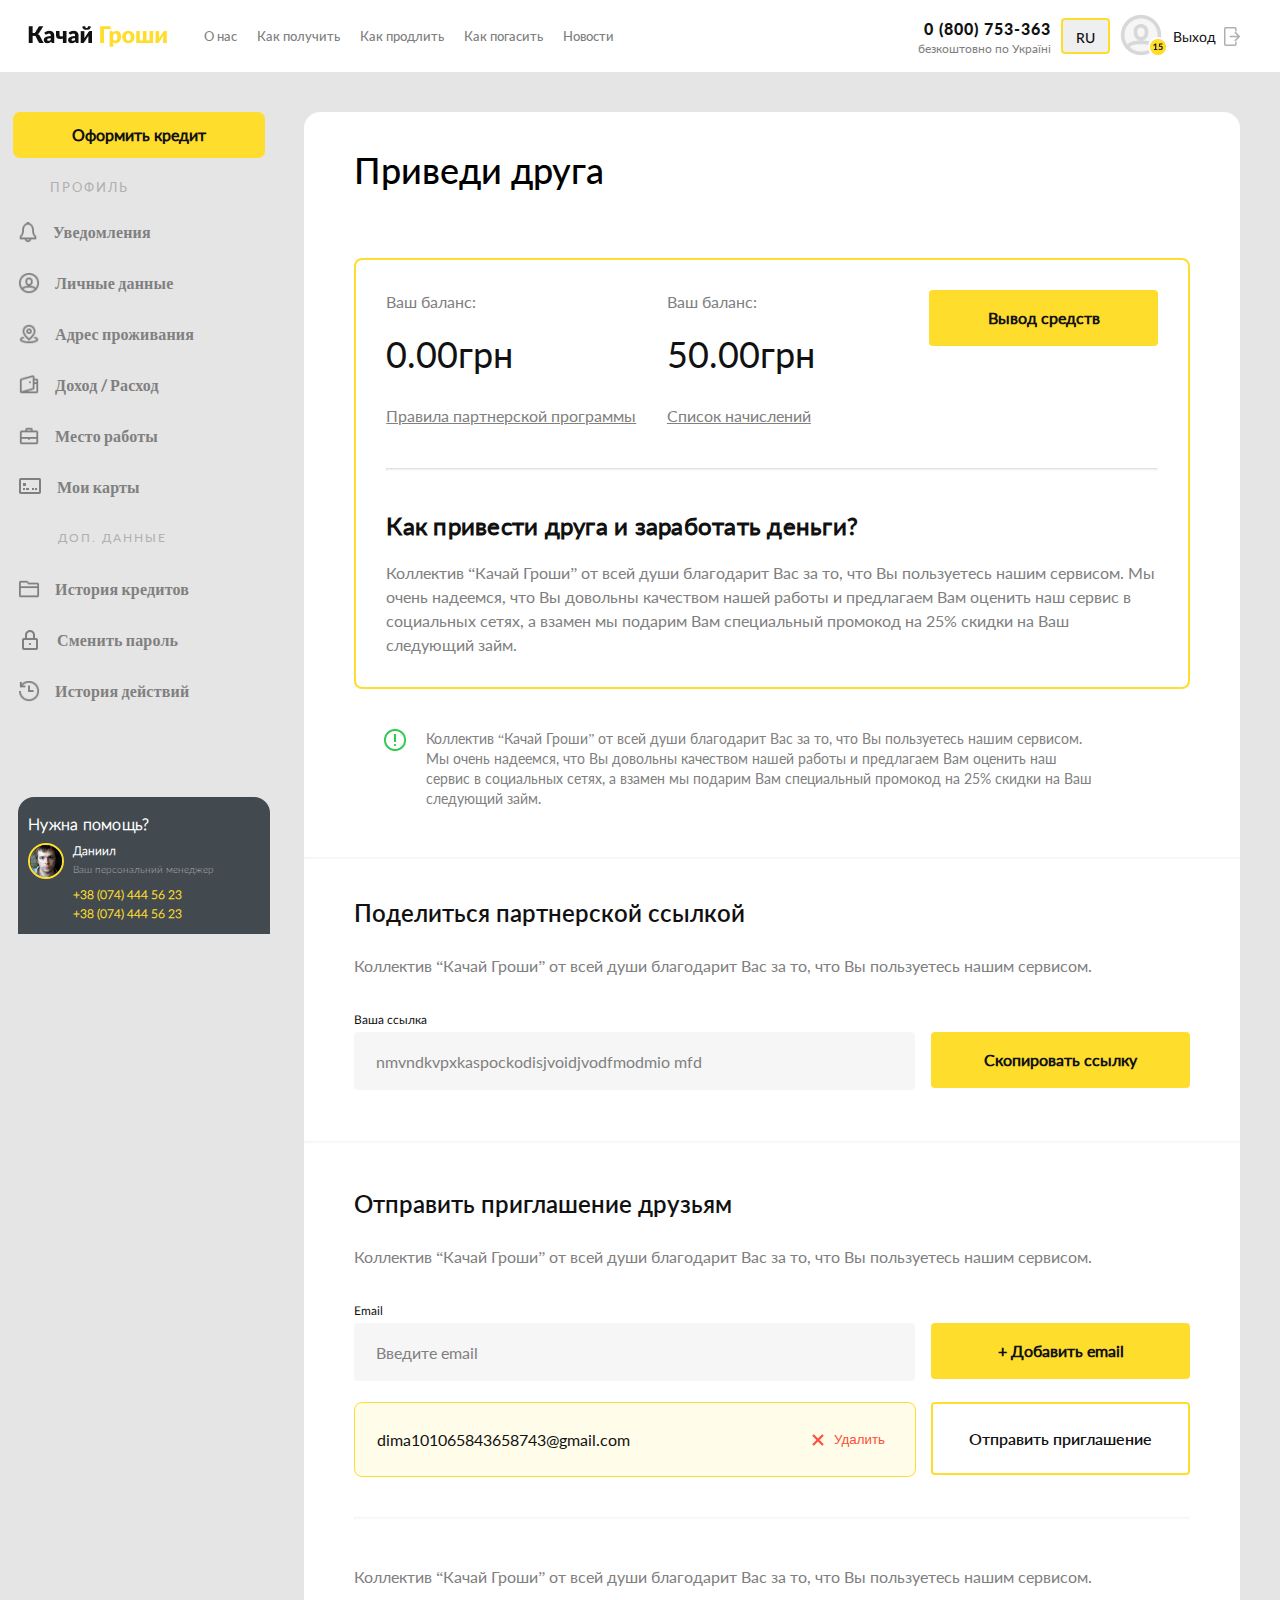
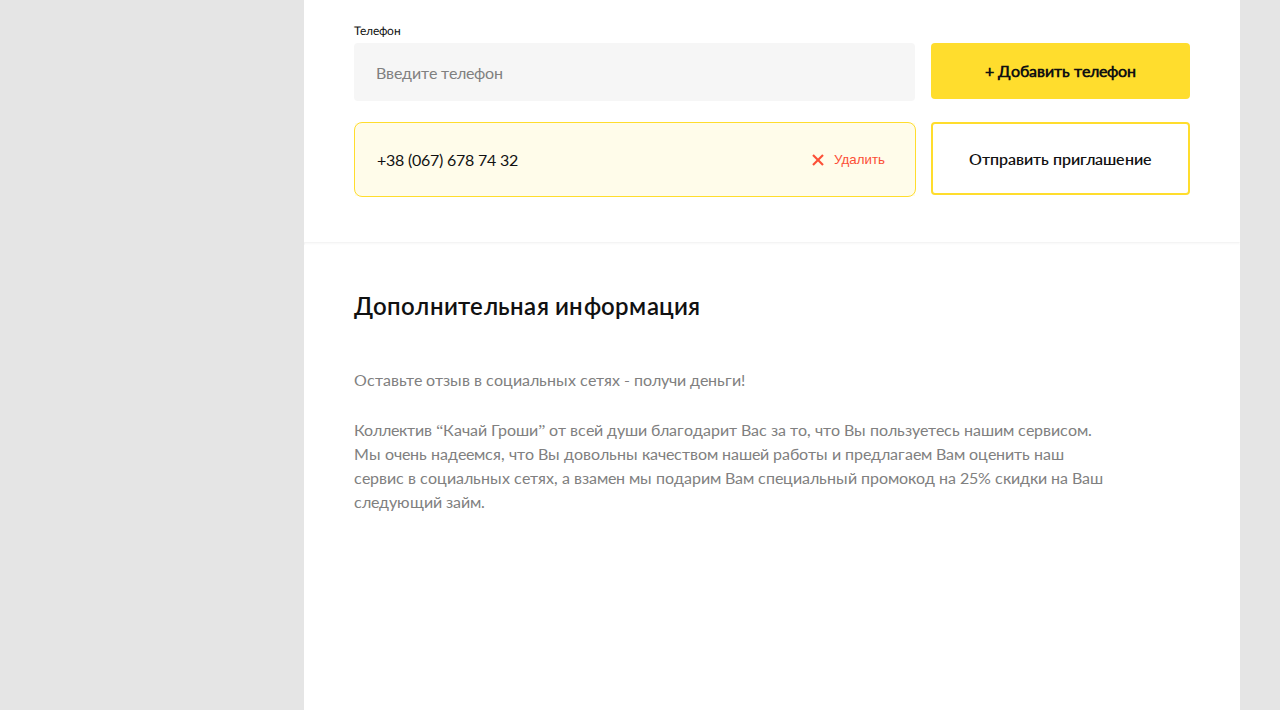
<file: гроши/src/components/friend/friend.html>
<!DOCTYPE html>
<html lang="en">
  <head>
    <meta charset="UTF-8" />
    <meta http-equiv="X-UA-Compatible" content="IE=edge" />
    <meta name="viewport" content="width=device-width, initial-scale=1.0" />
    <link rel="stylesheet" href="../friend/friend.css">
    <link rel="stylesheet" href="../friend/friend.scss">
    <title>Friend</title>
  </head>
  <body>
    <div class="wrapper">
      <section>
        <div class="main-nav">
          <div class="main-nav__wrapper">
            <div class="hamburger-menu">
              <input id="humburger__toggle" type="checkbox" />
              <label class="humburger__btn" for="humburger__toggle">
                <span></span>
              </label>
              <div class="humburger__lists">
                <hr class="main-nav__mobile-hr" />

                <div class="humburger__box">
                  <span class="humburger__subtitle">Профиль</span>
                </div>
                <div class="humburger__box">
                  <img
                    src="../../img/icons/natifications/Nav/Item/24/notifications/bell.png"
                    alt=""
                    class="humburger__item__bell"
                  />
                  <a href="../bell/bell.html" class="humburger__item-link"
                    >Уведомления</a
                  >
                </div>

                <div class="humburger__box">
                  <img
                    src="../../img/icons/user/Nav/Item/24/basic/user.png"
                    alt=""
                    class="humburger__item__user"
                  />
                  <a
                    href="../personal-data/personal-data.html"
                    class="humburger__item-link"
                    >Личные данные</a
                  >
                </div>

                <div class="humburger__box">
                  <img
                    src="../../img/icons/maps/Nav/Item/24/maps/pin-round.png"
                    alt=""
                    class="humburger__item__map"
                  />
                  <a href="../address/address.html" class="humburger__item-link"
                    >Адрес проживания</a
                  >
                </div>

                <div class="humburger__box">
                  <img
                    src="../../img/icons/finance/Nav/Item/24/finance/wallet.png"
                    alt=""
                    class="humburger__item__wallet"
                  />
                  <a href="../income/income.html" class="humburger__item-link"
                    >Доход / Расход</a
                  >
                </div>

                <div class="humburger__box">
                  <img
                    src="../../img/icons/basic/Nav/Item/24/basic/case.png"
                    alt=""
                    class="humburger__item__case"
                  />
                  <a href="../pl-work/pl-work.html" class="humburger__item-link"
                    >Место работы</a
                  >
                </div>

                <div class="humburger__box">
                  <img
                    src="../../img/icons/carte/Nav/Item/24/finance/creditcard-face.png"
                    alt=""
                    class="humburger__item__cart"
                  />
                  <a href="../cart/cart.html" class="humburger__item-link"
                    >Мои карты</a
                  >
                </div>
                <div class="humburger__box">
                  <span class="humburger__dop-info">Доп. данные </span>
                </div>
                <div class="humburger__box">
                  <img
                    src="../../img/icons/folde/Nav/Item/24/file/folder.png"
                    alt=""
                    class="humburger__item__folder"
                  />
                  <a href="../credit/credit.html" class="humburger__item-link"
                    >История кредитов</a
                  >
                </div>
                <div class="humburger__box">
                  <img
                    src="../../img/icons/security/Nav/Item/24/security/lock.png"
                    alt=""
                    class="humburger__item__lock"
                  />
                  <a
                    href="../password/password.html"
                    class="humburger__item-link"
                    >Сменить пароль</a
                  >
                </div>
                <div class="humburger-block">
                  <div class="humburger__inner">
                    <span class="humburger__room">0 (800) 753-363 </span>
                    <span class="humburger__lazy">безкоштовно по Україні</span>
                  </div>
                </div>
                <div class="humburger-use">
                  <div class="humburger__inner">
                    <select name="" id="select" class="humburger__option">
                      <option value="RU" class="humburger__lang">Ru</option>
                      <option value="EN" class="humburger__lang">En</option>
                      <option value="UA" class="humburger__lang">Ua</option>
                    </select>
                    <button class="humburger__button">Погасить</button>
                  </div>
                </div>
                <div class="humburger__box__two">
                  <h2 class="humburger__text__helo">Нужна помощь?</h2>
                  <div class="humburger__aside">
                    <img
                      src="../../img/user/account/001.png"
                      alt=""
                      class="humburger__avatar"
                    />
                    <div class="humburger__list__info">
                      <span class="humburger__user__name">Даниил</span>
                      <span class="humburger__info"
                        >Ваш персональний менеджер</span
                      >
                      <div class="humburger__block___phone">
                        <strong class="humburger__phone">
                          +38 (074) 444 56 23 <br />
                          +38 (074) 444 56 23</strong
                        >
                      </div>
                    </div>
                  </div>
                </div>
                <div class="humburger-lazy">
                  <div class="hb-lazy"></div>
                </div>
              </div>
            </div>
            <div class="main-nav__logo">
              <a href="../../index.html" class="main-nav__logo-link"></a>
            </div>

            <ul class="main-nav__list">
              <li class="main-nav__manu-item">
                <a href="" class="main-nav__link">О нас</a>
              </li>
              <li class="main-nav__manu-item">
                <a href="" class="main-nav__link">Как получить</a>
              </li>
              <li class="main-nav__manu-item">
                <a href="" class="main-nav__link">Как продлить</a>
              </li>
              <li class="main-nav__manu-item">
                <a href="" class="main-nav__link">Как погасить</a>
              </li>
              <li class="main-nav__manu-item">
                <a href="" class="main-nav__link">Новости</a>
              </li>
            </ul>
          </div>

          <div class="main-nav__wrap">
            <div class="main-nav__column">
              <h1 class="main-nav__phone">0 (800) 753-363</h1>
              <h1 class="main-nav__slogan">безкоштовно по Україні</h1>
            </div>

            <select name="" id="select">
              <option value="RU" class="main-nav__leng-switcher">RU</option>
              <option value="EN" class="main-nav__leng-switcher">EN</option>
              <option value="UA" class="main-nav__leng-switcher">UA</option>
            </select>
            <div class="main-nav__img-user"></div>
            <a href="" class="main-nav__user-exit"
              >Выход
              <div class="main-nav__img-exit"></div>
            </a>
          </div>
        </div>
      </section>

      <section>
        <div class="section">
          <div class="section__bar">
            <div class="menu__container">
              <div class="menu__button">
                <button class="menu__btn">Оформить кредит</button>
              </div>
              <div class="menu__desc">
                <span class="menu__subtitle">Профиль</span>
              </div>
              <div class="menu__list">
                <div class="menu__box-item">
                  <img
                    src="../../img/icons/natifications/Nav/Item/24/notifications/bell.png"
                    alt=""
                    class="menu__item__bell"
                  />
                  <a
                    href="../../components/bell/bell.html"
                    class="menu__item-link page-bell"
                    >Уведомления</a
                  >
                </div>

                <div class="menu__box-item">
                  <img
                    src="../../img/icons/user/Nav/Item/24/basic/user.png"
                    alt=""
                    class="menu__item__user"
                  />
                  <img
                    src="../../img/address/address-personal/качай_гроши/Nav/Item/Union.png"
                    alt=""
                    class="menu__item__user-hidden"
                  />
                  <a
                    href="../../components/personal-data/personal-data.html"
                    class="menu__item-link page-personal"
                    >Личные данные</a
                  >
                </div>

                <div class="menu__box-item">
                  <img
                    src="../../img/icons/maps/Nav/Item/24/maps/pin-round.png"
                    alt=""
                    class="menu__item__map"
                  />
                  <a
                    href="../../components/address/address.html"
                    class="menu__item-link page-work-expenses page-address"
                    >Адрес проживания</a
                  >
                </div>

                <div class="menu__box-item">
                  <img
                    src="../../img/icons/finance/Nav/Item/24/finance/wallet.png"
                    alt=""
                    class="menu__item__wallet"
                  />
                  <a
                    href="../../components/income/income.html"
                    class="menu__item-link page-income"
                    >Доход / Расход</a
                  >
                </div>

                <div class="menu__box-item">
                  <img
                    src="../../img/icons/basic/Nav/Item/24/basic/case.png"
                    alt=""
                    class="menu__item__case"
                  />
                  <a
                    href="../../components/pl-work/pl-work.html"
                    class="menu__item-link page-work"
                    >Место работы</a
                  >
                </div>

                <div class="menu__box-item">
                  <img
                    src="../../img/icons/carte/Nav/Item/24/finance/creditcard-face.png"
                    alt=""
                    class=".menu__item__cart "
                  />
                  <a
                    href="../../components/cart/cart.html"
                    class="menu__item-link "
                    >Мои карты</a
                  >
                </div>
                <div class="menu__box-item">
                  <span class="menu__dop">Доп. данные </span>
                </div>
                <div class="menu__box-item">
                  <img
                    src="../../img/icons/folde/Nav/Item/24/file/folder.png"
                    alt=""
                    class="menu__item__folder "
                  />
                  <a
                    href="../../components/cart/cart.html"
                    class="menu__item-link "
                    >История кредитов</a
                  >
                </div>
                <div class="menu__box-item box-hidden box-mobile">
                  <img
                    src="../../img/icons/security/Nav/Item/24/security/lock.png"
                    alt=""
                    class="menu__item__lock"
                  />
                  <a
                    href="../../components/password/password.html"
                    class="menu__item-link page-password"
                    >Сменить пароль</a
                  >
                </div>
                <div class="menu__box-item box-hidden">
                  <img
                    src="../../img/icons/time/Nav/Item/24/time/time-history.png"
                    alt=""
                    class="menu__item__time"
                  />
                  <a
                    href="../../components/action/action.html"
                    class="menu__item-link "
                    >История действий</a
                  >
                </div>
              </div>
            </div>

            <div class="menu__box__two">
              <h2 class="menu__text-hello">Нужна помощь?</h2>
              <div class="menu__aside">
                <img
                  src="../../img/user/account/001.png"
                  alt=""
                  class="menu__avatar"
                />
                <div class="menu__list-info">
                  <span class="menu__user-name">Даниил</span>
                  <span class="menu__info">Ваш персональний менеджер</span>
                  <div class="menu__block-phone">
                    <strong class="menu-phone">
                      +38 (074) 444 56 23 <br />
                      +38 (074) 444 56 23</strong
                    >
                  </div>
                </div>
              </div>
            </div>
          </div>
          <div class="section__friend">
            <div class="friend__header-block">
              <div class="friend__header">
                <h1 class="friend__title">Приведи друга</h1>
              </div>
            </div>
            <div class="friend__container">
            <div class="friend__wrap">
              <div class="friend__box">
                <span class="friend__balance">Ваш баланс:</span>
                <div class="friend__box">
                  <strong class="friend__sum">0.00</strong>
                  <p class="friend__currency">грн</p>
                </div>
                <a href="" class="friend__link">Правила партнерской программы</a>
              </div>
              <div class="friend__box">
                <span class="friend__balance">Ваш баланс:</span>
                <div class="friend__box">
                  <strong class="friend__sum">50.00</strong>
                  <p class="friend__currency">грн</p>
                </div>
                <a href="" class="friend__link">Список начислений</a>
              </div>
              <div class="friend__button">
                <button class="friend__btn"> Вывод средств</button>
              </div>
            </div>
              <hr class="friend-hr">
              <div class="friend__block-fb">
                <div class="friend__title">Как привести друга и заработать деньги?</div>
                <p class="friend__content">Коллектив “Качай Гроши” от всей души благодарит
                   Вас за то, что Вы пользуетесь нашим сервисом. Мы очень надеемся,
                    что Вы довольны качеством нашей работы и предлагаем
                     Вам оценить наш сервис в социальных сетях, а взамен мы подарим
                      Вам специальный промокод на 25% скидки на Ваш следующий займ.
                </p>
              </div>
            </div>
      
            <div class="friend__box-f">
              <div class="friend__icon"></div>
              <p class="friend__copyright">Коллектив “Качай Гроши” 
                от всей души благодарит Вас за то, что Вы пользуетесь нашим сервисом.
                 Мы очень надеемся, что Вы довольны качеством нашей работы и предлагаем 
                 Вам оценить наш сервис в социальных сетях, а взамен мы подарим
                  Вам специальный промокод на 25% скидки на Ваш следующий займ.</p>
            </div>
            <hr class="friend__line">
              <div class="friend__block">
                <h1 class="friend__title-a">Поделиться партнерской ссылкой</h1>           
                <span class="friend__copy">Коллектив “Качай Гроши” от всей души благодарит Вас за то, что Вы пользуетесь нашим сервисом.</span>
                <form action="" class="friend__share">
                  <div class="friend__bl">
                    <p class="friend__input-p">Ваша ссылка</p>
                  </div>
                  <div class="friend__box-a">
                    <div class="friend__inner">
                      <input type="text" placeholder="nmvndkvpxkaspockodisjvoidjvodfmodmio mfd" class="friend__input">
                      <input type="text" placeholder="nmvndkvpxkaspockodisjjvodfm" class=" el-hidden">

                    </div>
                    <div class="friend__btn">
                      <button class="friend__btn-input">Скопировать ссылку</button>
                    </div>
                  </div>
                </form>
              </div>
              <hr class="friend__line-fb">

              <div class="friend__block-a">
                <h1 class="friend__title-a">Отправить приглашение друзьям</h1>           
                <span class="friend__copy">Коллектив “Качай Гроши” от всей души благодарит Вас за то, что Вы пользуетесь нашим сервисом. </span>
                <form action="" class="friend__box-email">
                  <div class="friend__bl">
                    <p class="friend__input-p">Email </p>
                  </div>
                  <div class="friend__box-a">
                    <div class="friend__inner">
                      <input type="text" placeholder="Введите email" class="friend__input input-pl">

                    </div>
                    <div class="friend__btn">
                      <button class="friend__btn-input">+ Добавить email</button>
                    </div>
                  </div>
                  
                  <div class="friend__box-b">
                    <div class="friend__inner">
                      <input
                      type="text"
                      placeholder="dima101065843658743@gmail.com"
                      class="friend__input"
                    />
                    <input
                    type="text"
                    placeholder="dima1010658743@gmail.com"
                    class="friend__input-hidden"
                  />
                    <div class="icon-box">
                      <div class="icon"></div>
                    </div>
                    <button class="friend__btn-delete">Удалить</button>
                    </div>
                    <div class="friend__box-btn">
                      <button class="friend__btn-send">Отправить приглашение</button>

                    </div>
                  </div>
                </form>
              </div>
              <hr class="friend__line-a">
              <div class="friend__block-a">    
                <span class="friend__copy">Коллектив “Качай Гроши” от всей души благодарит Вас за то, что Вы пользуетесь нашим сервисом. </span>
                <form action="" class="friend__box-email">
                  <div class="friend__bl">
                    <p class="friend__input-p">Телефон </p>
                  </div>
                  <div class="friend__box-a">
                    <div class="friend__inner">
                      <input type="text" placeholder="Введите телефон" class="friend__input">

                    </div>
                    <div class="friend__btn">
                      <button class="friend__btn-input">+ Добавить телефон</button>
                    </div>
                  </div>
                  
                  <div class="friend__box-b">
                    <div class="friend__inner">
                      <input
                      type="text"
                      placeholder="+38 (067) 678 74 32"
                      class="friend__input-e"
                    />
                    <div class="icon-box">
                      <div class="icon"></div>
                    </div>
                    <button class="friend__btn-delete">Удалить</button>
                    </div>
                    <div class="friend__box-btn">
                      <button class="friend__btn-send">Отправить приглашение</button>

                    </div>
                  </div>
                </form>
              </div>
              <hr class="friend__line-b">
              
              <div class="friend__block-footer">
                <div class="friend__box">
                  <h1 class="friend__title">Дополнительная информация</h1>
                </div>

                <div class="friend__box-tb">
                  <span class="friend__review"> Оставьте отзыв в социальных сетях - получи деньги!</span>

                  <p class="friend__text">
              Коллектив “Качай Гроши” от всей души благодарит Вас за то, что Вы пользуетесь нашим сервисом. Мы очень надеемся, что Вы довольны качеством нашей работы и предлагаем Вам оценить наш сервис в социальных сетях, а взамен мы подарим Вам специальный промокод на 25% скидки на Ваш следующий займ.

                  </p>
                </div>
              </div>
        </div>


      </section>
    </div>
    <script src="../../script/script.js"></script>
  </body>
</html>
</file>
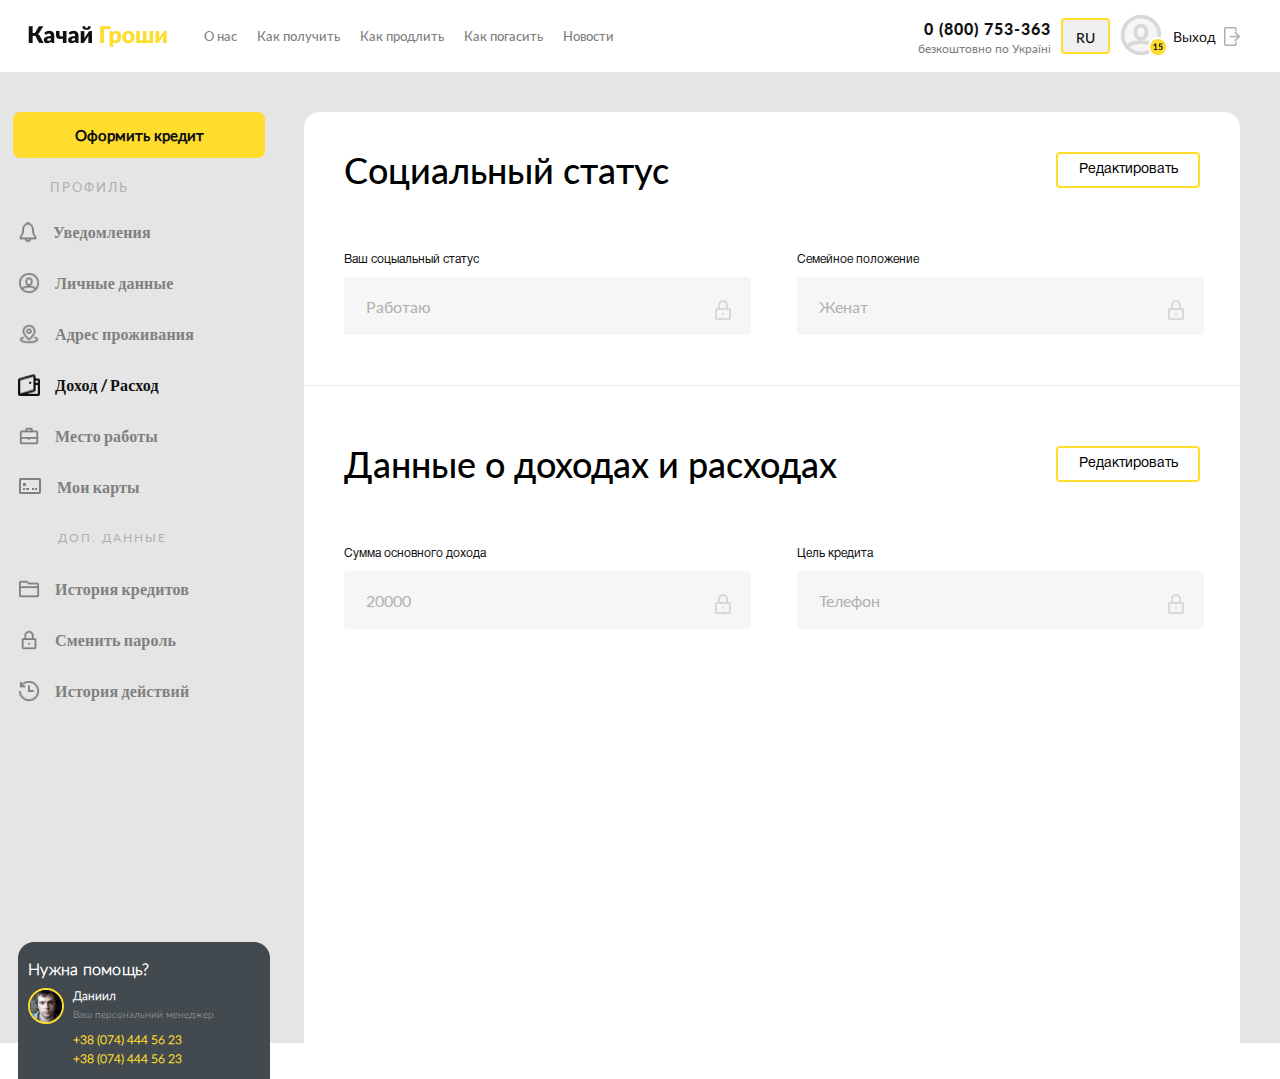
<file: гроши/src/components/income/income.html>
<!DOCTYPE html>
<html lang="en">
  <head>
    <meta charset="UTF-8" />
    <meta http-equiv="X-UA-Compatible" content="IE=edge" />
    <meta name="viewport" content="width=device-width, initial-scale=1.0" />
    <link rel="stylesheet" href="../income/income.css" />
    <link rel="stylesheet" href="../income/income.scss" />
    <title>Income</title>
  </head>
  <body>
    <body>
      <div class="wrapper">
        <section>
          <div class="main-nav">
            <div class="main-nav__wrapper">
              <div class="hamburger-menu">
                <input id="humburger__toggle" type="checkbox" />
                <label class="humburger__btn" for="humburger__toggle">
                  <span></span>
                </label>
                <div class="humburger__lists">
                  <hr class="main-nav__mobile-hr" />

                  <div class="humburger__box">
                    <span class="humburger__subtitle">Профиль</span>
                  </div>
                  <div class="humburger__box">
                    <img
                      src="../../img/icons/natifications/Nav/Item/24/notifications/bell.png"
                      alt=""
                      class="humburger__item__bell"
                    />
                    <a href="../bell/bell.html" class="humburger__item-link"
                      >Уведомления</a
                    >
                  </div>

                  <div class="humburger__box">
                    <img
                      src="../../img/icons/user/Nav/Item/24/basic/user.png"
                      alt=""
                      class="humburger__item__user"
                    />
                    <a
                      href="../personal-data/personal-data.html"
                      class="humburger__item-link"
                      >Личные данные</a
                    >
                  </div>

                  <div class="humburger__box">
                    <img
                      src="../../img/icons/maps/Nav/Item/24/maps/pin-round.png"
                      alt=""
                      class="humburger__item__map"
                    />
                    <a
                      href="../address/address.html"
                      class="humburger__item-link"
                      >Адрес проживания</a
                    >
                  </div>

                  <div class="humburger__box">
                    <img
                      src="../../img/icons/finance/Nav/Item/24/finance/wallet.png"
                      alt=""
                      class="humburger__item__wallet"
                    />
                    <a href="../income/income.html" class="humburger__item-link"
                      >Доход / Расход</a
                    >
                  </div>

                  <div class="humburger__box">
                    <img
                      src="../../img/icons/basic/Nav/Item/24/basic/case.png"
                      alt=""
                      class="humburger__item__case"
                    />
                    <a
                      href="../pl-work/pl-work.html"
                      class="humburger__item-link"
                      >Место работы</a
                    >
                  </div>

                  <div class="humburger__box">
                    <img
                      src="../../img/icons/carte/Nav/Item/24/finance/creditcard-face.png"
                      alt=""
                      class="humburger__item__cart"
                    />
                    <a href="../cart/cart.html" class="humburger__item-link"
                      >Мои карты</a
                    >
                  </div>
                  <div class="humburger__box">
                    <span class="humburger__dop-info">Доп. данные </span>
                  </div>
                  <div class="humburger__box">
                    <img
                      src="../../img/icons/folde/Nav/Item/24/file/folder.png"
                      alt=""
                      class="humburger__item__folder"
                    />
                    <a href="../credit/credit.html" class="humburger__item-link"
                      >История кредитов</a
                    >
                  </div>
                  <div class="humburger__box">
                    <img
                      src="../../img/icons/security/Nav/Item/24/security/lock.png"
                      alt=""
                      class="humburger__item__lock"
                    />
                    <a
                      href="../password/password.html"
                      class="humburger__item-link"
                      >Сменить пароль</a
                    >
                  </div>
                  <div class="humburger-block">
                    <div class="humburger__inner">
                      <span class="humburger__room">0 (800) 753-363 </span>
                      <span class="humburger__lazy"
                        >безкоштовно по Україні</span
                      >
                    </div>
                  </div>
                  <div class="humburger-use">
                    <div class="humburger__inner">
                      <select name="" id="select" class="humburger__option">
                        <option value="RU" class="humburger__lang">Ru</option>
                        <option value="EN" class="humburger__lang">En</option>
                        <option value="UA" class="humburger__lang">Ua</option>
                      </select>
                      <button class="humburger__button">Погасить</button>
                    </div>
                  </div>
                  <div class="humburger__box__two">
                    <h2 class="humburger__text__helo">Нужна помощь?</h2>
                    <div class="humburger__aside">
                      <img
                        src="../../img/user/account/001.png"
                        alt=""
                        class="humburger__avatar"
                      />
                      <div class="humburger__list__info">
                        <span class="humburger__user__name">Даниил</span>
                        <span class="humburger__info"
                          >Ваш персональний менеджер</span
                        >
                        <div class="humburger__block___phone">
                          <strong class="humburger__phone">
                            +38 (074) 444 56 23 <br />
                            +38 (074) 444 56 23</strong
                          >
                        </div>
                      </div>
                    </div>
                  </div>
                  <div class="humburger-lazy">
                    <div class="hb-lazy"></div>
                  </div>
                </div>
              </div>
              <div class="main-nav__logo">
                <a href="../../index.html" class="main-nav__logo-link"></a>
              </div>

              <ul class="main-nav__list">
                <li class="main-nav__manu-item">
                  <a href="" class="main-nav__link">О нас</a>
                </li>
                <li class="main-nav__manu-item">
                  <a href="" class="main-nav__link">Как получить</a>
                </li>
                <li class="main-nav__manu-item">
                  <a href="" class="main-nav__link">Как продлить</a>
                </li>
                <li class="main-nav__manu-item">
                  <a href="" class="main-nav__link">Как погасить</a>
                </li>
                <li class="main-nav__manu-item">
                  <a href="" class="main-nav__link">Новости</a>
                </li>
              </ul>
            </div>

            <div class="main-nav__wrap">
              <div class="main-nav__column">
                <h1 class="main-nav__phone">0 (800) 753-363</h1>
                <h1 class="main-nav__slogan">безкоштовно по Україні</h1>
              </div>

              <select name="" id="select">
                <option value="RU" class="main-nav__leng-switcher">RU</option>
                <option value="EN" class="main-nav__leng-switcher">EN</option>
                <option value="UA" class="main-nav__leng-switcher">UA</option>
              </select>
              <div class="main-nav__img-user"></div>
              <a href="" class="main-nav__user-exit"
                >Выход
                <div class="main-nav__img-exit"></div>
              </a>
            </div>
          </div>
        </section>

        <section>
          <div class="section">
            <div class="section__bar">
              <div class="menu__container">
                <div class="menu__button">
                  <button class="menu__btn">Оформить кредит</button>
                </div>
                <div class="menu__desc">
                  <span class="menu__subtitle">Профиль</span>
                </div>
                <div class="menu__list">
                  <div class="menu__box-item">
                    <img
                      src="../../img/icons/natifications/Nav/Item/24/notifications/bell.png"
                      alt=""
                      class="menu__item__bell"
                    />
                    <a
                      href="../../components/bell/bell.html"
                      class="menu__item-link page-bell"
                      >Уведомления</a
                    >
                  </div>

                  <div class="menu__box-item">
                    <img
                      src="../../img/icons/user/Nav/Item/24/basic/user.png"
                      alt=""
                      class="menu__item__user"
                    />
                    <img
                      src="../../img/address/address-personal/качай_гроши/Nav/Item/Union.png"
                      alt=""
                      class="menu__item__user-hidden"
                    />
                    <a
                      href="../../components/personal-data/personal-data.html"
                      class="menu__item-link page-personal"
                      >Личные данные</a
                    >
                  </div>

                  <div class="menu__box-item">
                    <img
                      src="../../img/icons/maps/Nav/Item/24/maps/pin-round.png"
                      alt=""
                      class="menu__item__map"
                    />
                    <a
                      href="../../components/address/address.html"
                      class="menu__item-link page-work-expenses page-address"
                      >Адрес проживания</a
                    >
                  </div>

                  <div class="menu__box-item">
                    <img
                      src="../../img/income/качай_гроши/Доход/Nav/Item/24/finance/icon.png"
                      alt=""
                      class="menu__item__wallet"
                    />
                    <a href="#" class="menu__item-link page-income"
                      >Доход / Расход</a
                    >
                  </div>

                  <div class="menu__box-item">
                    <img
                      src="../../img/icons/basic/Nav/Item/24/basic/case.png"
                      alt=""
                      class="menu__item__case"
                    />
                    <a
                      href="../../components/pl-work/pl-work.html"
                      class="menu__item-link"
                      >Место работы</a
                    >
                  </div>

                  <div class="menu__box-item">
                    <img
                      src="../../img/icons/carte/Nav/Item/24/finance/creditcard-face.png"
                      alt=""
                      class=".menu__item__cart"
                    />
                    <a
                      href="../../components/cart/cart.html"
                      class="menu__item-link"
                      >Мои карты</a
                    >
                  </div>
                  <div class="menu__box-item">
                    <span class="menu__dop">Доп. данные </span>
                  </div>
                  <div class="menu__box-item">
                    <img
                      src="../../img/icons/folde/Nav/Item/24/file/folder.png"
                      alt=""
                      class="menu__item__folder"
                    />
                    <a
                      href="../../components/credit/credit.html"
                      class="menu__item-link"
                      >История кредитов</a
                    >
                  </div>
                  <div class="menu__box-item box-hidden box-mobile">
                    <img
                      src="../../img/icons/security/Nav/Item/24/security/lock.png"
                      alt=""
                      class="menu__item__lock"
                    />
                    <a
                      href="../../components/password/password.html"
                      class="menu__item-link"
                      >Сменить пароль</a
                    >
                  </div>
                  <div class="menu__box-item box-hidden">
                    <img
                      src="../../img/icons/time/Nav/Item/24/time/time-history.png"
                      alt=""
                      class="menu__item__time"
                    />
                    <a
                      href="../../components/action/action.html"
                      class="menu__item-link"
                      >История действий</a
                    >
                  </div>
                </div>
              </div>

              <div class="menu__box__two">
                <h2 class="menu__text-hello">Нужна помощь?</h2>
                <div class="menu__aside">
                  <img
                    src="../../img/user/account/001.png"
                    alt=""
                    class="menu__avatar"
                  />
                  <div class="menu__list-info">
                    <span class="menu__user-name">Даниил</span>
                    <span class="menu__info">Ваш персональний менеджер</span>
                    <div class="menu__block-phone">
                      <strong class="menu-phone">
                        +38 (074) 444 56 23 <br />
                        +38 (074) 444 56 23</strong
                      >
                    </div>
                  </div>
                </div>
              </div>
            </div>
            <div class="section__income">
              <div class="income__block">
                <div class="income__header">
                  <h1 class="income__title">Социальный статус</h1>
                  <button class="income__btn">Редактировать</button>
                </div>
              </div>
              <div class="income__container">
                <div class="income__box">
                  <form action="" class="income__form">
                    <label class="income__name">Ваш соцыальный статус</label>
                    <input
                      type=""
                      name=""
                      placeholder="Работаю"
                      class="income__data input-icon"
                    />
                  </form>
                </div>
                <div class="income__box box-lazy">
                  <form action="" class="income__form form-right">
                    <label class="income__name">Семейное положение</label>
                    <input
                      type=""
                      name=""
                      placeholder="Женат"
                      class="income__data input-icon"
                    />
                  </form>
                  <button class="income__btn-mobile">Редактировать</button>
                </div>
              </div>
              <div class="hr"></div>
              <div class="income-expenses">
                <div class="income-expenses__block">
                  <h1 class="income-expenses__footer-title">
                    Данные о доходах и расходах
                  </h1>
                  <button class="income-expenses__footer-btn">
                    Редактировать
                  </button>
                </div>

                <div class="income-expenses__container">
                  <div class="income-expenses__column">
                    <form action="" class="income-expenses__form form-right">
                      <label class="income-expenses__name"
                        >Сумма основного дохода</label
                      >
                      <input
                        type=""
                        name=""
                        placeholder="20000"
                        class="income-expenses__data input-icon"
                      />
                    </form>
                  </div>
                  <div class="income-expenses__column column-right">
                    <form action="" class="income-expenses__form form-right">
                      <label class="income-expenses__name">Цель кредита</label>
                      <input
                        type=""
                        name=""
                        placeholder="Телефон"
                        class="income-expenses__data input-icon"
                      />
                    </form>

                    <button class="income-expenses__btn-mobile">
                      Редактировать
                    </button>
                  </div>
                </div>
              </div>
            </div>
          </div>
        </section>
      </div>
      <script src="../../script/script.js"></script>
    </body>
  </body>
</html>
</file>
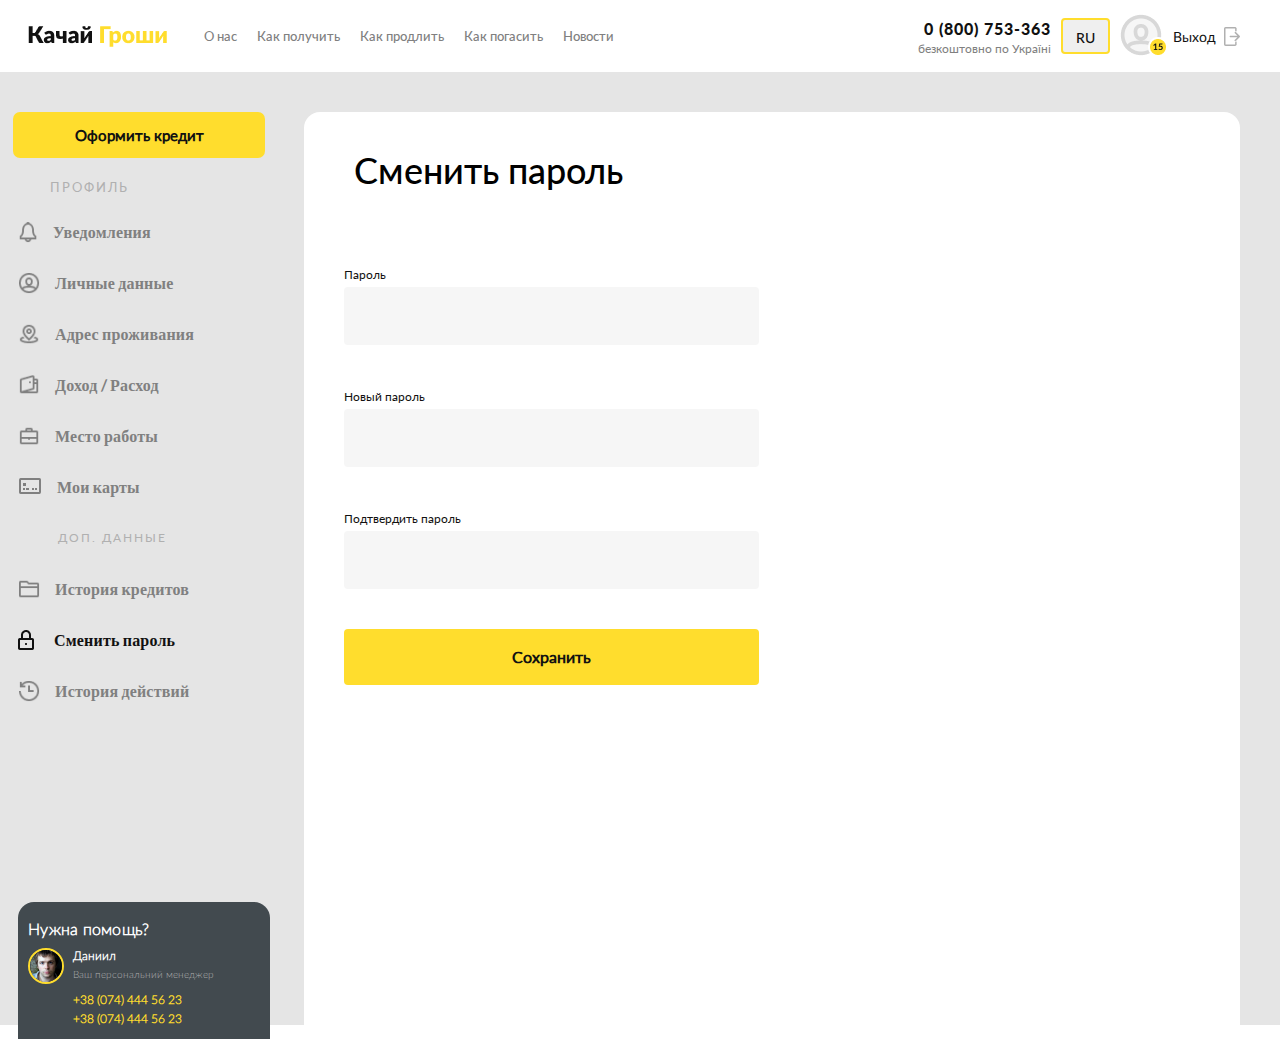
<file: гроши/src/components/password/password.html>
<!DOCTYPE html>
<html lang="en">
  <head>
    <meta charset="UTF-8" />
    <meta http-equiv="X-UA-Compatible" content="IE=edge" />
    <meta name="viewport" content="width=device-width, initial-scale=1.0" />
    <link rel="stylesheet" href="../password/password.css" />
    <link rel="stylesheet" href="../password/password.scss" />
    <title>Password</title>
  </head>
  <body>
    <div class="wrapper">
        <section>
          <div class="main-nav">
            <div class="main-nav__wrapper">
              <div class="hamburger-menu">
                <input id="humburger__toggle" type="checkbox" />
                <label class="humburger__btn" for="humburger__toggle">
                  <span></span>
                </label>
                <div class="humburger__lists">
                  <hr class="main-nav__mobile-hr" />
  
                  <div class="humburger__box">
                    <span class="humburger__subtitle">Профиль</span>
                  </div>
                  <div class="humburger__box">
                    <img
                      src="../../img/icons/natifications/Nav/Item/24/notifications/bell.png"
                      alt=""
                      class="humburger__item__bell"
                    />
                    <a href="../bell/bell.html" class="humburger__item-link"
                      >Уведомления</a
                    >
                  </div>
  
                  <div class="humburger__box">
                    <img
                      src="../../img/icons/user/Nav/Item/24/basic/user.png"
                      alt=""
                      class="humburger__item__user"
                    />
                    <a
                      href="../personal-data/personal-data.html"
                      class="humburger__item-link"
                      >Личные данные</a
                    >
                  </div>
  
                  <div class="humburger__box">
                    <img
                      src="../../img/icons/maps/Nav/Item/24/maps/pin-round.png"
                      alt=""
                      class="humburger__item__map"
                    />
                    <a href="../address/address.html" class="humburger__item-link"
                      >Адрес проживания</a
                    >
                  </div>
  
                  <div class="humburger__box">
                    <img
                      src="../../img/icons/finance/Nav/Item/24/finance/wallet.png"
                      alt=""
                      class="humburger__item__wallet"
                    />
                    <a href="../income/income.html" class="humburger__item-link"
                      >Доход / Расход</a
                    >
                  </div>
  
                  <div class="humburger__box">
                    <img
                      src="../../img/icons/basic/Nav/Item/24/basic/case.png"
                      alt=""
                      class="humburger__item__case"
                    />
                    <a href="../pl-work/pl-work.html" class="humburger__item-link"
                      >Место работы</a
                    >
                  </div>
  
                  <div class="humburger__box">
                    <img
                      src="../../img/icons/carte/Nav/Item/24/finance/creditcard-face.png"
                      alt=""
                      class="humburger__item__cart"
                    />
                    <a href="../cart/cart.html" class="humburger__item-link"
                      >Мои карты</a
                    >
                  </div>
                  <div class="humburger__box">
                    <span class="humburger__dop-info">Доп. данные </span>
                  </div>
                  <div class="humburger__box">
                    <img
                      src="../../img/icons/folde/Nav/Item/24/file/folder.png"
                      alt=""
                      class="humburger__item__folder"
                    />
                    <a href="../credit/credit.html" class="humburger__item-link"
                      >История кредитов</a
                    >
                  </div>
                  <div class="humburger__box">
                    <img
                      src="../../img/icons/security/Nav/Item/24/security/lock.png"
                      alt=""
                      class="humburger__item__lock"
                    />
                    <a
                      href="../password/password.html"
                      class="humburger__item-link"
                      >Сменить пароль</a
                    >
                  </div>
                  <div class="humburger-block">
                    <div class="humburger__inner">
                      <span class="humburger__room">0 (800) 753-363 </span>
                      <span class="humburger__lazy">безкоштовно по Україні</span>
                    </div>
                  </div>
                  <div class="humburger-use">
                    <div class="humburger__inner">
                      <select name="" id="select" class="humburger__option">
                        <option value="RU" class="humburger__lang">Ru</option>
                        <option value="EN" class="humburger__lang">En</option>
                        <option value="UA" class="humburger__lang">Ua</option>
                      </select>
                      <button class="humburger__button">Погасить</button>
                    </div>
                  </div>
                  <div class="humburger__box__two">
                    <h2 class="humburger__text__helo">Нужна помощь?</h2>
                    <div class="humburger__aside">
                      <img
                        src="../../img/user/account/001.png"
                        alt=""
                        class="humburger__avatar"
                      />
                      <div class="humburger__list__info">
                        <span class="humburger__user__name">Даниил</span>
                        <span class="humburger__info"
                          >Ваш персональний менеджер</span
                        >
                        <div class="humburger__block___phone">
                          <strong class="humburger__phone">
                            +38 (074) 444 56 23 <br />
                            +38 (074) 444 56 23</strong
                          >
                        </div>
                      </div>
                    </div>
                  </div>
                  <div class="humburger-lazy">
                    <div class="hb-lazy"></div>
                  </div>
                </div>
              </div>
              <div class="main-nav__logo">
                <a href="../../index.html" class="main-nav__logo-link"></a>
              </div>
  
              <ul class="main-nav__list">
                <li class="main-nav__manu-item">
                  <a href="" class="main-nav__link">О нас</a>
                </li>
                <li class="main-nav__manu-item">
                  <a href="" class="main-nav__link">Как получить</a>
                </li>
                <li class="main-nav__manu-item">
                  <a href="" class="main-nav__link">Как продлить</a>
                </li>
                <li class="main-nav__manu-item">
                  <a href="" class="main-nav__link">Как погасить</a>
                </li>
                <li class="main-nav__manu-item">
                  <a href="" class="main-nav__link">Новости</a>
                </li>
              </ul>
            </div>
  
            <div class="main-nav__wrap">
              <div class="main-nav__column">
                <h1 class="main-nav__phone">0 (800) 753-363</h1>
                <h1 class="main-nav__slogan">безкоштовно по Україні</h1>
              </div>
  
              <select name="" id="select">
                <option value="RU" class="main-nav__leng-switcher">RU</option>
                <option value="EN" class="main-nav__leng-switcher">EN</option>
                <option value="UA" class="main-nav__leng-switcher">UA</option>
              </select>
              <div class="main-nav__img-user"></div>
              <a href="" class="main-nav__user-exit"
                >Выход
                <div class="main-nav__img-exit"></div>
              </a>
            </div>
          </div>
        </section>
  
        <section>
          <div class="section">
            <div class="section__bar">
              <div class="menu__container">
                <div class="menu__button">
                  <button class="menu__btn">Оформить кредит</button>
                </div>
                <div class="menu__desc">
                  <span class="menu__subtitle">Профиль</span>
                </div>
                <div class="menu__list">
                  <div class="menu__box-item">
                    <img
                      src="../../img/icons/natifications/Nav/Item/24/notifications/bell.png"
                      alt=""
                      class="menu__item__bell"
                    />
                    <a
                      href="../../components/bell/bell.html"
                      class="menu__item-link page-bell"
                      >Уведомления</a
                    >
                  </div>
  
                  <div class="menu__box-item">
                    <img
                      src="../../img/icons/user/Nav/Item/24/basic/user.png"
                      alt=""
                      class="menu__item__user"
                    />
                    <img
                      src="../../img/address/address-personal/качай_гроши/Nav/Item/Union.png"
                      alt=""
                      class="menu__item__user-hidden"
                    />
                    <a
                      href="../../components/personal-data/personal-data.html"
                      class="menu__item-link page-personal"
                      >Личные данные</a
                    >
                  </div>
  
                  <div class="menu__box-item">
                    <img
                      src="../../img/icons/maps/Nav/Item/24/maps/pin-round.png"
                      alt=""
                      class="menu__item__map"
                    />
                    <a
                      href="../../components/address/address.html"
                      class="menu__item-link page-work-expenses page-address"
                      >Адрес проживания</a
                    >
                  </div>
  
                  <div class="menu__box-item">
                    <img
                      src="../../img/icons/finance/Nav/Item/24/finance/wallet.png"
                      alt=""
                      class="menu__item__wallet"
                    />
                    <a
                      href="../../components/income/income.html"
                      class="menu__item-link page-income"
                      >Доход / Расход</a
                    >
                  </div>
  
                  <div class="menu__box-item">
                    <img
                      src="../../img/icons/basic/Nav/Item/24/basic/case.png"
                      alt=""
                      class="menu__item__case"
                    />
                    <a
                      href="../../components/pl-work/pl-work.html"
                      class="menu__item-link page-work"
                      >Место работы</a
                    >
                  </div>
  
                  <div class="menu__box-item">
                    <img
                      src="../../img/icons/carte/Nav/Item/24/finance/creditcard-face.png"
                      alt=""
                      class=".menu__item__cart "
                    />
                    <a
                      href="../../components/cart/cart.html"
                      class="menu__item-link "
                      >Мои карты</a
                    >
                  </div>
                  <div class="menu__box-item">
                    <span class="menu__dop">Доп. данные </span>
                  </div>
                  <div class="menu__box-item">
                    <img
                      src="../../img/icons/folde/Nav/Item/24/file/folder.png"
                      alt=""
                      class="menu__item__folder "
                    />
                    <a
                      href="../../components/credit/credit.html"
                      class="menu__item-link "
                      >История кредитов</a
                    >
                  </div>
                  <div class="menu__box-item box-hidden box-mobile">
                    <img
                      src="../../img/password/качай_гроши/Nav/Item/24/security/icon.png"
                      alt=""
                      class="menu__item__lock"
                    />
                    <a
                      href="#"
                      class="menu__item-link page-password"
                      >Сменить пароль</a
                    >
                  </div>
                  <div class="menu__box-item box-hidden">
                    <img
                      src="../../img/icons/time/Nav/Item/24/time/time-history.png"
                      alt=""
                      class="menu__item__time"
                    />
                    <a
                      href="../../components/action/action.html"
                      class="menu__item-link"
                      >История действий</a
                    >
                  </div>
                </div>
              </div>
  
              <div class="menu__box__two">
                <h2 class="menu__text-hello">Нужна помощь?</h2>
                <div class="menu__aside">
                  <img
                    src="../../img/user/account/001.png"
                    alt=""
                    class="menu__avatar"
                  />
                  <div class="menu__list-info">
                    <span class="menu__user-name">Даниил</span>
                    <span class="menu__info">Ваш персональний менеджер</span>
                    <div class="menu__block-phone">
                      <strong class="menu-phone">
                        +38 (074) 444 56 23 <br />
                        +38 (074) 444 56 23</strong
                      >
                    </div>
                  </div>
                </div>
              </div>
            </div>
            <div class="section__password">
              <div class="password__header-block">
                <div class="password__header">
                  <h1 class="password__title">Сменить пароль</h1>
                </div>
              </div>
              <div class="password__container">
                <form action="" class="password__block">

                    <div class="password__box">
                        <span class="password__use">Пароль</span>
                        <input type="password" class="password__input" name="password">
                    </div>
                    <div class="password__box">
                        <span class="password__use">Новый пароль</span>
                        <input type="password" class="password__input" name="password">
                    </div>
                    <div class="password__box">
                        <span class="password__use">Подтвердить пароль</span>
                        <input type="password" class="password__input" name="password">
                    </div>
                    <div class="password__box-btn">
                        <button class="password__btn">Сохранить</button>
                    </div>
                </form>
              </div>
          </div>
  
  
        </section>
      </div>
  </body>
</html>
</file>
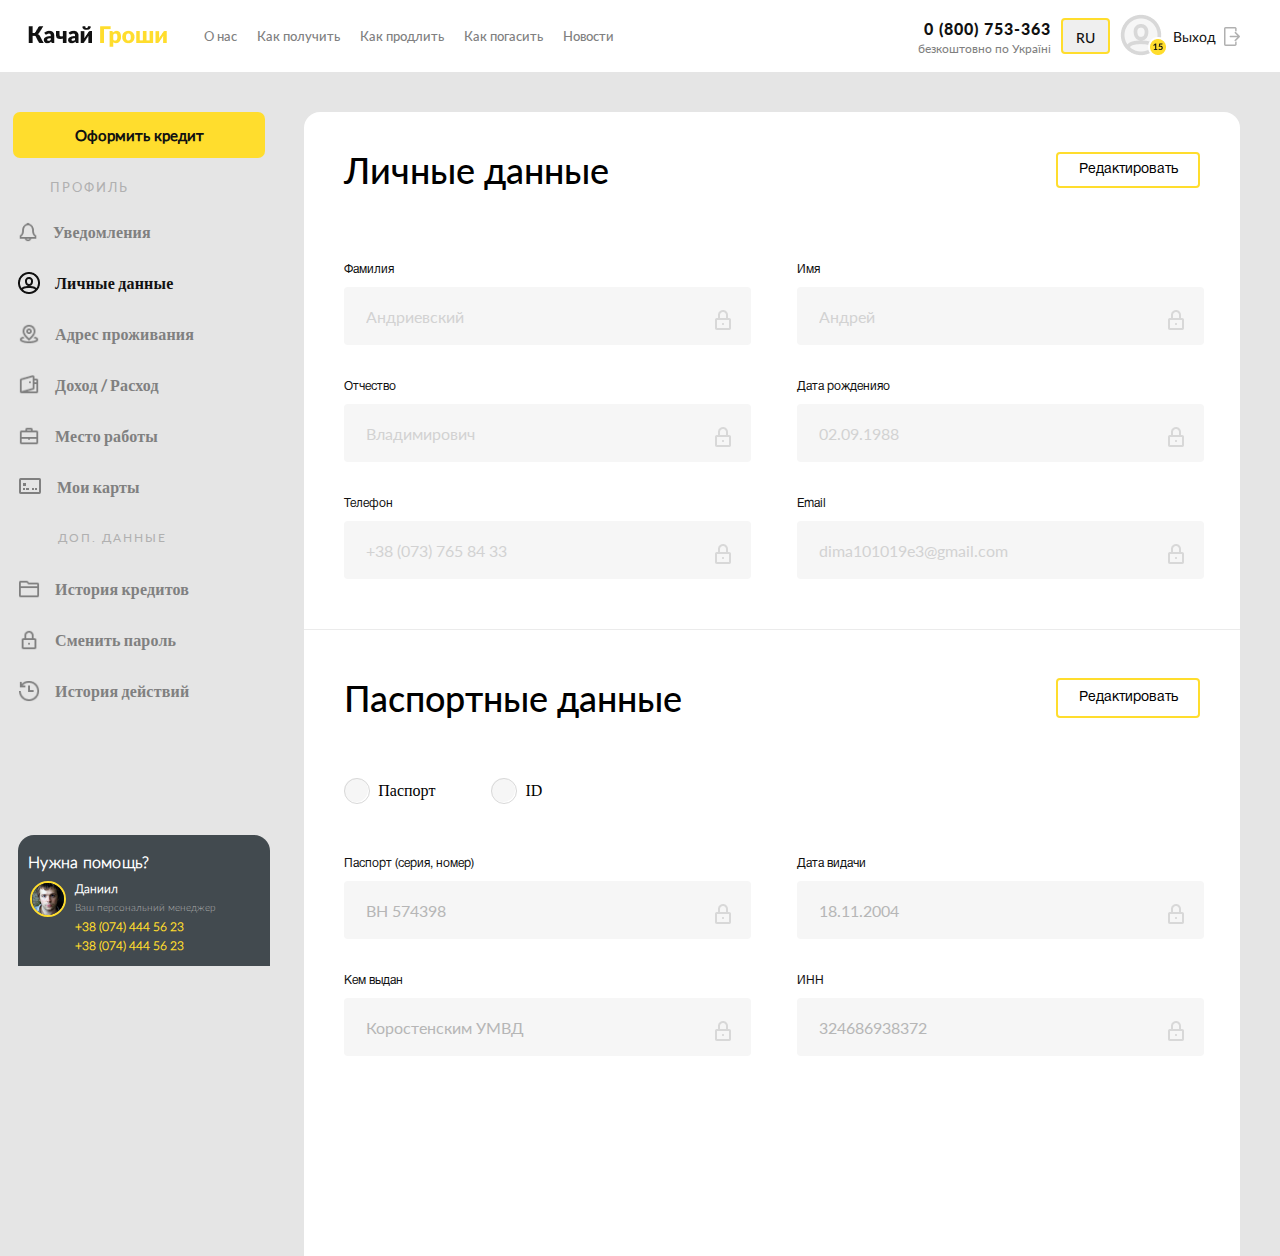
<file: гроши/src/components/personal-data/personal-data.html>
<!DOCTYPE html>
<html lang="en">
  <head>
    <meta charset="UTF-8" />
    <meta http-equiv="X-UA-Compatible" content="IE=edge" />
    <meta name="viewport" content="width=device-width, initial-scale=1.0" />
    <link rel="stylesheet" href="../personal-data/personal-data.css" />
    <link rel="stylesheet" href="../personal-data/personal-data.scss" />
    <title>Personal</title>
  </head>
  <body>
    <div class="wrapper">
      <section>
        <div class="main-nav">
          <div class="main-nav__wrapper">
            <div class="hamburger-menu">
              <input id="humburger__toggle" type="checkbox" />
              <label class="humburger__btn" for="humburger__toggle">
                <span></span>
              </label>
              <div class="humburger__lists">
                <hr class="main-nav__mobile-hr" />

                <div class="humburger__box">
                  <span class="humburger__subtitle">Профиль</span>
                </div>
                <div class="humburger__box">
                  <img
                    src="../../img/icons/natifications/Nav/Item/24/notifications/bell.png"
                    alt=""
                    class="humburger__item__bell"
                  />
                  <a href="../bell/bell.html" class="humburger__item-link"
                    >Уведомления</a
                  >
                </div>

                <div class="humburger__box">
                  <img
                    src="../../img/icons/user/Nav/Item/24/basic/user.png"
                    alt=""
                    class="humburger__item__user"
                  />
                  <a
                    href="../personal-data/personal-data.html"
                    class="humburger__item-link"
                    >Личные данные</a
                  >
                </div>

                <div class="humburger__box">
                  <img
                    src="../../img/icons/maps/Nav/Item/24/maps/pin-round.png"
                    alt=""
                    class="humburger__item__map"
                  />
                  <a href="../address/address.html" class="humburger__item-link"
                    >Адрес проживания</a
                  >
                </div>

                <div class="humburger__box">
                  <img
                    src="../../img/icons/finance/Nav/Item/24/finance/wallet.png"
                    alt=""
                    class="humburger__item__wallet"
                  />
                  <a href="../income/income.html" class="humburger__item-link"
                    >Доход / Расход</a
                  >
                </div>

                <div class="humburger__box">
                  <img
                    src="../../img/icons/basic/Nav/Item/24/basic/case.png"
                    alt=""
                    class="humburger__item__case"
                  />
                  <a href="../pl-work/pl-work.html" class="humburger__item-link"
                    >Место работы</a
                  >
                </div>

                <div class="humburger__box">
                  <img
                    src="../../img/icons/carte/Nav/Item/24/finance/creditcard-face.png"
                    alt=""
                    class="humburger__item__cart"
                  />
                  <a href="../cart/cart.html" class="humburger__item-link"
                    >Мои карты</a
                  >
                </div>
                <div class="humburger__box">
                  <span class="humburger__dop-info">Доп. данные </span>
                </div>
                <div class="humburger__box">
                  <img
                    src="../../img/icons/folde/Nav/Item/24/file/folder.png"
                    alt=""
                    class="humburger__item__folder"
                  />
                  <a href="../credit/credit.html" class="humburger__item-link"
                    >История кредитов</a
                  >
                </div>
                <div class="humburger__box">
                  <img
                    src="../../img/icons/security/Nav/Item/24/security/lock.png"
                    alt=""
                    class="humburger__item__lock"
                  />
                  <a
                    href="../password/password.html"
                    class="humburger__item-link"
                    >Сменить пароль</a
                  >
                </div>
                <div class="humburger-block">
                  <div class="humburger__inner">
                    <span class="humburger__room">0 (800) 753-363 </span>
                    <span class="humburger__lazy">безкоштовно по Україні</span>
                  </div>
                </div>
                <div class="humburger-use">
                  <div class="humburger__inner">
                    <select name="" id="select" class="humburger__option">
                      <option value="RU" class="humburger__lang">Ru</option>
                      <option value="EN" class="humburger__lang">En</option>
                      <option value="UA" class="humburger__lang">Ua</option>
                    </select>
                    <button class="humburger__button">Погасить</button>
                  </div>
                </div>
                <div class="humburger__box__two">
                  <h2 class="humburger__text__helo">Нужна помощь?</h2>
                  <div class="humburger__aside">
                    <img
                      src="../../img/user/account/001.png"
                      alt=""
                      class="humburger__avatar"
                    />
                    <div class="humburger__list__info">
                      <span class="humburger__user__name">Даниил</span>
                      <span class="humburger__info"
                        >Ваш персональний менеджер</span
                      >
                      <div class="humburger__block___phone">
                        <strong class="humburger__phone">
                          +38 (074) 444 56 23 <br />
                          +38 (074) 444 56 23</strong
                        >
                      </div>
                    </div>
                  </div>
                </div>
                <div class="humburger-lazy">
                  <div class="hb-lazy"></div>
                </div>
              </div>
            </div>
            <div class="main-nav__logo">
              <a href="../../index.html" class="main-nav__logo-link"></a>
            </div>

            <ul class="main-nav__list">
              <li class="main-nav__manu-item">
                <a href="" class="main-nav__link">О нас</a>
              </li>
              <li class="main-nav__manu-item">
                <a href="" class="main-nav__link">Как получить</a>
              </li>
              <li class="main-nav__manu-item">
                <a href="" class="main-nav__link">Как продлить</a>
              </li>
              <li class="main-nav__manu-item">
                <a href="" class="main-nav__link">Как погасить</a>
              </li>
              <li class="main-nav__manu-item">
                <a href="" class="main-nav__link">Новости</a>
              </li>
            </ul>
          </div>

          <div class="main-nav__wrap">
            <div class="main-nav__column">
              <h1 class="main-nav__phone">0 (800) 753-363</h1>
              <h1 class="main-nav__slogan">безкоштовно по Україні</h1>
            </div>

            <select name="" id="select">
              <option value="RU" class="main-nav__leng-switcher">RU</option>
              <option value="EN" class="main-nav__leng-switcher">EN</option>
              <option value="UA" class="main-nav__leng-switcher">UA</option>
            </select>
            <div class="main-nav__img-user"></div>
            <a href="" class="main-nav__user-exit"
              >Выход
              <div class="main-nav__img-exit"></div>
            </a>
          </div>
        </div>
      </section>

      <section>
        <div class="section">
          <div class="section__bar">
            <div class="menu__container">
              <div class="menu__button">
                <button class="menu__btn">Оформить кредит</button>
              </div>
              <div class="menu__desc">
                <span class="menu__subtitle">Профиль</span>
              </div>
              <div class="menu__list">
                <div class="menu__box-item">
                  <img
                    src="../../img/icons/natifications/Nav/Item/24/notifications/bell.png"
                    alt=""
                    class="menu__item__bell"
                  />
                  <a
                    href="../../components/bell/bell.html"
                    class="menu__item-link page-bell"
                    >Уведомления</a
                  >
                </div>

                <div class="menu__box-item">
                  <img
                    src="../../img/personal/page-personal/качай_гроши/Nav/Item/24/basic/icon.png"
                    alt=""
                    class="menu__item__user"
                  />
                  <img
                    src="../../img/personal/burger-mobile/качай_гроши/Nav/Item/Union.png"
                    alt=""
                    class="menu__item__user-hidden"
                  />
                  <a href="#" class="menu__item-link page-personal"
                    >Личные данные</a
                  >
                </div>

                <div class="menu__box-item">
                  <img
                    src="../../img/icons/maps/Nav/Item/24/maps/pin-round.png"
                    alt=""
                    class="menu__item__map"
                  />
                  <a
                    href="../../components/address/address.html"
                    class="menu__item-link page-work-expenses"
                    >Адрес проживания</a
                  >
                </div>

                <div class="menu__box-item">
                  <img
                    src="../../img/icons/finance/Nav/Item/24/finance/wallet.png"
                    alt=""
                    class="menu__item__wallet"
                  />
                  <a
                    href="../../components/income/income.html"
                    class="menu__item-link"
                    >Доход / Расход</a
                  >
                </div>

                <div class="menu__box-item">
                  <img
                    src="../../img/icons/basic/Nav/Item/24/basic/case.png"
                    alt=""
                    class="menu__item__case"
                  />
                  <a href="../../components/pl-work/" class="menu__item-link"
                    >Место работы</a
                  >
                </div>

                <div class="menu__box-item">
                  <img
                    src="../../img/icons/carte/Nav/Item/24/finance/creditcard-face.png"
                    alt=""
                    class=".menu__item__cart"
                  />
                  <a
                    href="../../components/cart/cart.html"
                    class="menu__item-link"
                    >Мои карты</a
                  >
                </div>
                <div class="menu__box-item">
                  <span class="menu__dop">Доп. данные </span>
                </div>
                <div class="menu__box-item">
                  <img
                    src="../../img/icons/folde/Nav/Item/24/file/folder.png"
                    alt=""
                    class="menu__item__folder"
                  />
                  <a
                    href="../../components/credit/credit.html"
                    class="menu__item-link"
                    >История кредитов</a
                  >
                </div>
                <div class="menu__box-item box-hidden box-mobile">
                  <img
                    src="../../img/icons/security/Nav/Item/24/security/lock.png"
                    alt=""
                    class="menu__item__lock"
                  />
                  <a
                    href="../../components/password/password.html"
                    class="menu__item-link"
                    >Сменить пароль</a
                  >
                </div>
                <div class="menu__box-item box-hidden">
                  <img
                    src="../../img/icons/time/Nav/Item/24/time/time-history.png"
                    alt=""
                    class="menu__item__time"
                  />
                  <a
                    href="../../components/action/action.html"
                    class="menu__item-link"
                    >История действий</a
                  >
                </div>
              </div>
            </div>

            <div class="menu__box__two">
              <h2 class="menu__text__hello">Нужна помощь?</h2>
              <div class="menu__aside">
                <img
                  src="../../img/user/account/001.png"
                  alt=""
                  class="menu__avatar"
                />
                <div class="menu__list__info">
                  <span class="menu__user__name">Даниил</span>
                  <span class="menu__info">Ваш персональний менеджер</span>
                  <div class="menu__block___phone">
                    <strong class="menu__phone">
                      +38 (074) 444 56 23 <br />
                      +38 (074) 444 56 23</strong
                    >
                  </div>
                </div>
              </div>
            </div>
          </div>
          <div class="section__personal">
            <div class="personal__block">
              <div class="personal__header">
                <h1 class="personal__title">Личные данные</h1>
                <button class="personal__btn">Редактировать</button>
              </div>
            </div>
            <div class="personal__container">
              <div class="personal__box">
                <form action="" class="personal__form">
                  <label class="personal__name">Фамилия</label>
                  <input
                    type=""
                    name=""
                    placeholder="Андриевский"
                    class="personal__data input-icon"
                  />
                </form>
                <form action="" class="personal__form">
                  <label class="personal__name">Отчество</label>
                  <input
                    type=""
                    name=""
                    placeholder="Владимирович"
                    class="personal__data input-icon"
                  />
                </form>
                <form action="" class="personal__form">
                  <label class="personal__name">Телефон</label>
                  <input
                    type=""
                    name=""
                    placeholder="+38 (073) 765 84 33"
                    class="personal__data input-icon"
                  />
                </form>
              </div>
              <div class="personal__box box-lazy">
                <form action="" class="personal__form form-right">
                  <label class="personal__name">Имя</label>
                  <input
                    type=""
                    name=""
                    placeholder="Андрей"
                    class="personal__data input-icon"
                  />
                </form>
                <form action="" class="personal__form form-right">
                  <label class="personal__name">Дата рожденияо</label>
                  <input
                    type=""
                    name=""
                    placeholder="02.09.1988"
                    class="personal__data input-icon"
                  />
                </form>
                <form action="" class="personal__form form-right">
                  <label class="personal__name">Email</label>
                  <input
                    type=""
                    name=""
                    placeholder="dima101019e3@gmail.com"
                    class="personal__data input-icon"
                  />
                </form>
                <button class="personal__btn-mobile">Редактировать</button>
              </div>
            </div>
            <div class="hr"></div>
            <div class="password">
              <div class="password__block">
                <h1 class="password__footer-title">Паспортные данные</h1>
                <button class="password__footer-btn">Редактировать</button>
              </div>
              <div class="password__box">
                <!-- <form action="" class="password__identifier"> -->
                  <div class="radio">
                    <input
                      class="custom-radio"
                      type="radio"
                      id="color-1"
                      name="color"
                      value="indigo"
                    />
                    <label for="color-1">Паспорт</label>
                  </div>
                <!-- </form> -->
                <!-- <form action="" class="password__identifier password-id"> -->
                  <div class="radio">
                    <input
                      class="custom-radio"
                      type="radio"
                      id="color-2"
                      name="color"
                      value="indigo"
                    />
                    <label for="color-2">ID</label>
                  </div>
                <!-- </form> -->
              </div>
              <div class="password__container">
                <div class="password__column">
                  <form action="" class="password__form form-right">
                    <label class="password__name">Паспорт (серия, номер)</label>
                    <input
                      type=""
                      name=""
                      placeholder="ВН 574398"
                      class="password__data input-icon"
                    />
                  </form>
                  <form action="" class="password__form form-right">
                    <label class="password__name">Кем выдан </label>
                    <input
                      type=""
                      name=""
                      placeholder="Коростенским УМВД"
                      class="password__data input-icon"
                    />
                  </form>
                </div>
                <div class="password__column column-right">
                  <form action="" class="password__form form-right">
                    <label class="password__name">Дата видачи</label>
                    <input
                      type=""
                      name=""
                      placeholder="18.11.2004"
                      class="password__data input-icon"
                    />
                  </form>
                  <form action="" class="password__form form-right">
                    <label class="password__name">ИНН</label>
                    <input
                      type=""
                      name=""
                      placeholder="324686938372"
                      class="password__data input-icon"
                    />
                  </form>
                  <button class="password__btn-mobile">Редактировать</button>
                </div>
              </div>
            </div>
          </div>
        </div>
      </section>
    </div>
    <script src="../../script/script.js"></script>
  </body>
</html>
</file>
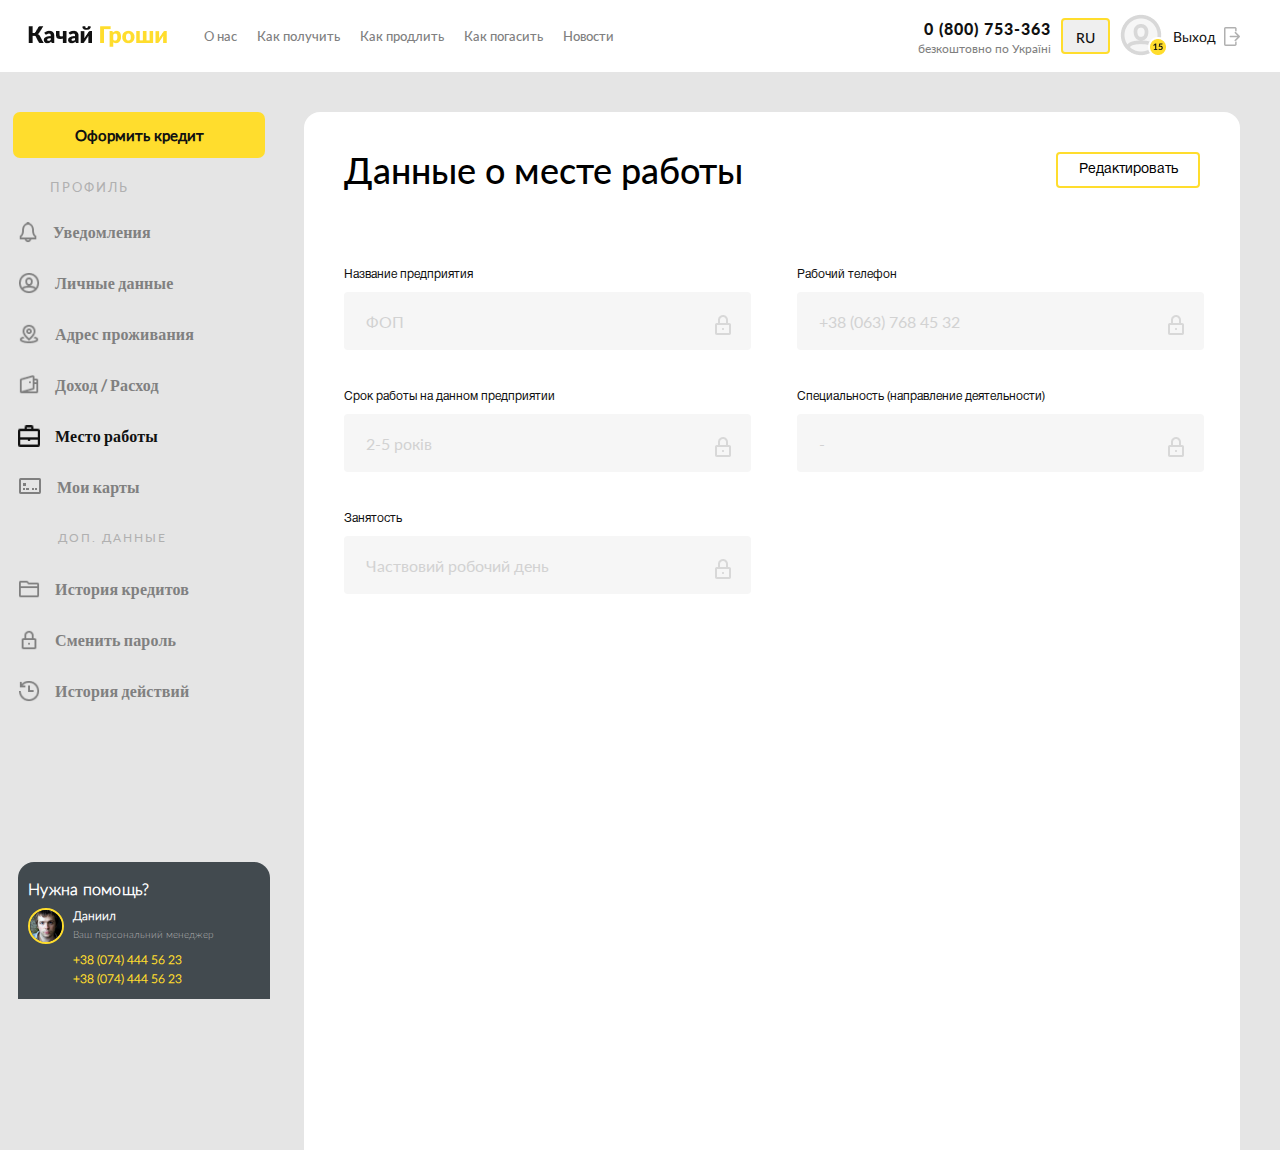
<file: гроши/src/components/pl-work/pl-work.html>
<!DOCTYPE html>
<html lang="en">
  <head>
    <meta charset="UTF-8" />
    <meta http-equiv="X-UA-Compatible" content="IE=edge" />
    <meta name="viewport" content="width=device-width, initial-scale=1.0" />
    <link rel="stylesheet" href="../pl-work/work.css" />
    <link rel="stylesheet" href="../pl-work/work.scss" />
    <title>Work</title>
  </head>
  <body>
    <div class="wrapper">
      <section>
        <div class="main-nav">
          <div class="main-nav__wrapper">
            <div class="hamburger-menu">
              <input id="humburger__toggle" type="checkbox" />
              <label class="humburger__btn" for="humburger__toggle">
                <span></span>
              </label>
              <div class="humburger__lists">
                <hr class="main-nav__mobile-hr" />

                <div class="humburger__box">
                  <span class="humburger__subtitle">Профиль</span>
                </div>
                <div class="humburger__box">
                  <img
                    src="../../img/icons/natifications/Nav/Item/24/notifications/bell.png"
                    alt=""
                    class="humburger__item__bell"
                  />
                  <a href="../bell/bell.html" class="humburger__item-link"
                    >Уведомления</a
                  >
                </div>

                <div class="humburger__box">
                  <img
                    src="../../img/icons/user/Nav/Item/24/basic/user.png"
                    alt=""
                    class="humburger__item__user"
                  />
                  <a
                    href="../personal-data/personal-data.html"
                    class="humburger__item-link"
                    >Личные данные</a
                  >
                </div>

                <div class="humburger__box">
                  <img
                    src="../../img/icons/maps/Nav/Item/24/maps/pin-round.png"
                    alt=""
                    class="humburger__item__map"
                  />
                  <a href="../address/address.html" class="humburger__item-link"
                    >Адрес проживания</a
                  >
                </div>

                <div class="humburger__box">
                  <img
                    src="../../img/icons/finance/Nav/Item/24/finance/wallet.png"
                    alt=""
                    class="humburger__item__wallet"
                  />
                  <a href="../income/income.html" class="humburger__item-link"
                    >Доход / Расход</a
                  >
                </div>

                <div class="humburger__box">
                  <img
                    src="../../img/icons/basic/Nav/Item/24/basic/case.png"
                    alt=""
                    class="humburger__item__case"
                  />
                  <a href="../pl-work/pl-work.html" class="humburger__item-link"
                    >Место работы</a
                  >
                </div>

                <div class="humburger__box">
                  <img
                    src="../../img/icons/carte/Nav/Item/24/finance/creditcard-face.png"
                    alt=""
                    class="humburger__item__cart"
                  />
                  <a href="../cart/cart.html" class="humburger__item-link"
                    >Мои карты</a
                  >
                </div>
                <div class="humburger__box">
                  <span class="humburger__dop-info">Доп. данные </span>
                </div>
                <div class="humburger__box">
                  <img
                    src="../../img/icons/folde/Nav/Item/24/file/folder.png"
                    alt=""
                    class="humburger__item__folder"
                  />
                  <a href="../credit/credit.html" class="humburger__item-link"
                    >История кредитов</a
                  >
                </div>
                <div class="humburger__box">
                  <img
                    src="../../img/icons/security/Nav/Item/24/security/lock.png"
                    alt=""
                    class="humburger__item__lock"
                  />
                  <a
                    href="../password/password.html"
                    class="humburger__item-link"
                    >Сменить пароль</a
                  >
                </div>
                <div class="humburger-block">
                  <div class="humburger__inner">
                    <span class="humburger__room">0 (800) 753-363 </span>
                    <span class="humburger__lazy">безкоштовно по Україні</span>
                  </div>
                </div>
                <div class="humburger-use">
                  <div class="humburger__inner">
                    <select name="" id="select" class="humburger__option">
                      <option value="RU" class="humburger__lang">Ru</option>
                      <option value="EN" class="humburger__lang">En</option>
                      <option value="UA" class="humburger__lang">Ua</option>
                    </select>
                    <button class="humburger__button">Погасить</button>
                  </div>
                </div>
                <div class="humburger__box__two">
                  <h2 class="humburger__text__helo">Нужна помощь?</h2>
                  <div class="humburger__aside">
                    <img
                      src="../../img/user/account/001.png"
                      alt=""
                      class="humburger__avatar"
                    />
                    <div class="humburger__list__info">
                      <span class="humburger__user__name">Даниил</span>
                      <span class="humburger__info"
                        >Ваш персональний менеджер</span
                      >
                      <div class="humburger__block___phone">
                        <strong class="humburger__phone">
                          +38 (074) 444 56 23 <br />
                          +38 (074) 444 56 23</strong
                        >
                      </div>
                    </div>
                  </div>
                </div>
                <div class="humburger-lazy">
                  <div class="hb-lazy"></div>
                </div>
              </div>
            </div>
            <div class="main-nav__logo">
              <a href="../../index.html" class="main-nav__logo-link"></a>
            </div>

            <ul class="main-nav__list">
              <li class="main-nav__manu-item">
                <a href="" class="main-nav__link">О нас</a>
              </li>
              <li class="main-nav__manu-item">
                <a href="" class="main-nav__link">Как получить</a>
              </li>
              <li class="main-nav__manu-item">
                <a href="" class="main-nav__link">Как продлить</a>
              </li>
              <li class="main-nav__manu-item">
                <a href="" class="main-nav__link">Как погасить</a>
              </li>
              <li class="main-nav__manu-item">
                <a href="" class="main-nav__link">Новости</a>
              </li>
            </ul>
          </div>

          <div class="main-nav__wrap">
            <div class="main-nav__column">
              <h1 class="main-nav__phone">0 (800) 753-363</h1>
              <h1 class="main-nav__slogan">безкоштовно по Україні</h1>
            </div>

            <select name="" id="select">
              <option value="RU" class="main-nav__leng-switcher">RU</option>
              <option value="EN" class="main-nav__leng-switcher">EN</option>
              <option value="UA" class="main-nav__leng-switcher">UA</option>
            </select>
            <div class="main-nav__img-user"></div>
            <a href="" class="main-nav__user-exit"
              >Выход
              <div class="main-nav__img-exit"></div>
            </a>
          </div>
        </div>
      </section>

      <section>
        <div class="section">
          <div class="section__bar">
            <div class="menu__container">
              <div class="menu__button">
                <button class="menu__btn">Оформить кредит</button>
              </div>
              <div class="menu__desc">
                <span class="menu__subtitle">Профиль</span>
              </div>
              <div class="menu__list">
                <div class="menu__box-item">
                  <img
                    src="../../img/icons/natifications/Nav/Item/24/notifications/bell.png"
                    alt=""
                    class="menu__item__bell"
                  />
                  <a
                    href="../../components/bell/bell.html"
                    class="menu__item-link page-bell"
                    >Уведомления</a
                  >
                </div>

                <div class="menu__box-item">
                  <img
                    src="../../img/icons/user/Nav/Item/24/basic/user.png"
                    alt=""
                    class="menu__item__user"
                  />
                  <img
                    src="../../img/address/address-personal/качай_гроши/Nav/Item/Union.png"
                    alt=""
                    class="menu__item__user-hidden"
                  />
                  <a
                    href="../../components/personal-data/personal-data.html"
                    class="menu__item-link page-personal"
                    >Личные данные</a
                  >
                </div>

                <div class="menu__box-item">
                  <img
                    src="../../img/icons/maps/Nav/Item/24/maps/pin-round.png"
                    alt=""
                    class="menu__item__map"
                  />
                  <a
                    href="../../components/address/address.html"
                    class="menu__item-link page-work-expenses page-address"
                    >Адрес проживания</a
                  >
                </div>

                <div class="menu__box-item">
                  <img
                    src="../../img/icons/finance/Nav/Item/24/finance/wallet.png"
                    alt=""
                    class="menu__item__wallet"
                  />
                  <a
                    href="../../components/income/income.html"
                    class="menu__item-link page-income"
                    >Доход / Расход</a
                  >
                </div>

                <div class="menu__box-item">
                  <img
                    src="../../img/pl-work/качай_гроши/Nav/Item/24/basic/icon.png"
                    alt=""
                    class="menu__item__case"
                  />
                  <a
                    href="../../components/pl-work/pl-work.html"
                    class="menu__item-link page-work"
                    >Место работы</a
                  >
                </div>

                <div class="menu__box-item">
                  <img
                    src="../../img/icons/carte/Nav/Item/24/finance/creditcard-face.png"
                    alt=""
                    class=".menu__item__cart"
                  />
                  <a
                    href="../../components/cart/cart.html"
                    class="menu__item-link"
                    >Мои карты</a
                  >
                </div>
                <div class="menu__box-item">
                  <span class="menu__dop">Доп. данные </span>
                </div>
                <div class="menu__box-item">
                  <img
                    src="../../img/icons/folde/Nav/Item/24/file/folder.png"
                    alt=""
                    class="menu__item__folder"
                  />
                  <a
                    href="../../components/credit/credit.html"
                    class="menu__item-link"
                    >История кредитов</a
                  >
                </div>
                <div class="menu__box-item box-hidden box-mobile">
                  <img
                    src="../../img/icons/security/Nav/Item/24/security/lock.png"
                    alt=""
                    class="menu__item__lock"
                  />
                  <a
                    href="../../components/password/password.html"
                    class="menu__item-link"
                    >Сменить пароль</a
                  >
                </div>
                <div class="menu__box-item box-hidden">
                  <img
                    src="../../img/icons/time/Nav/Item/24/time/time-history.png"
                    alt=""
                    class="menu__item__time"
                  />
                  <a
                    href="../../components/action/action.html"
                    class="menu__item-link"
                    >История действий</a
                  >
                </div>
              </div>
            </div>

            <div class="menu__box__two">
              <h2 class="menu__text-hello">Нужна помощь?</h2>
              <div class="menu__aside">
                <img
                  src="../../img/user/account/001.png"
                  alt=""
                  class="menu__avatar"
                />
                <div class="menu__list-info">
                  <span class="menu__user-name">Даниил</span>
                  <span class="menu__info">Ваш персональний менеджер</span>
                  <div class="menu__block-phone">
                    <strong class="menu-phone">
                      +38 (074) 444 56 23 <br />
                      +38 (074) 444 56 23</strong
                    >
                  </div>
                </div>
              </div>
            </div>
          </div>
          <div class="section__work">
            <div class="work__block">
              <div class="work__header">
                <h1 class="work__title">Данные о месте работы</h1>
                <div class="work__box-button">
                  <button class="work__btn">Редактировать</button>
                </div>
              </div>
            </div>
            <div class="work__container">
              <div class="work__box">
                <form action="" class="work__form">
                  <label class="work__name">Название предприятия</label>
                  <input
                    type=""
                    name=""
                    placeholder="ФОП"
                    class="work__data input-icon"
                  />
                </form>
                <form action="" class="work__form">
                  <label class="work__name"
                    >Срок работы на данном предприятии</label
                  >
                  <input
                    type=""
                    name=""
                    placeholder="2-5 років"
                    class="work__data input-icon"
                  />
                </form>
                <form action="" class="work__form">
                  <label class="work__name">Занятость</label>
                  <input
                    type=""
                    name=""
                    placeholder="Частвовий робочий день"
                    class="work__data input-icon"
                  />
                </form>
              </div>
              <div class="work__box box-lazy">
                <form action="" class="work__form form-right">
                  <label class="work__name">Рабочий телефон</label>
                  <input
                    type=""
                    name=""
                    placeholder="+38 (063) 768 45 32"
                    class="work__data input-icon"
                  />
                </form>
                <form action="" class="work__form form-right">
                  <label class="work__name"
                    >Специальность (направление деятельности)</label
                  >
                  <input
                    type=""
                    name=""
                    placeholder="-"
                    class="work__data input-icon"
                  />
                </form>

                <button class="work__btn-mobile">Редактировать</button>
              </div>
            </div>
          </div>
        </div>
      </section>
    </div>
    <script src="../../script/script.js"></script>
  </body>
</html>
</file>
<file: гроши/src/style.css>
@charset "UTF-8";
@font-face {
  font-family: "Lato-Semibold";
  src: local("Lato Semibold"), local("Lato-Semibold"),
    url("../src/fonts/lato/latosemibold.woff2") format("woff2"),
    url("../src/fonts/lato/latosemibold.woff") format("woff"),
    url("../src/fonts/lato/latosemibold.ttf") format("truetype");
  font-weight: 600;
  font-style: normal;
}

@font-face {
  font-family: "Lato-Medium";
  src: local("Lato Medium"), local("Lato-Medium"),
    url("../src/fonts/lato/latomedium.woff2") format("woff2"),
    url("../src/fonts/lato/latomedium.woff") format("woff"),
    url("../src/fonts/lato/latomediumitalic.ttf") format("truetype");
  font-weight: 500;
  font-style: normal;
}

@font-face {
  font-family: "Lato-Heavy";
  src: local("Lato Heavy"), local("Lato-Heavy"),
    url("../src/fonts/lato/latoheavy.woff2") format("woff2"),
    url("../src/fonts/lato/latoheavy.woff2") format("woff"),
    url("../src/fonts/lato/latoheavy.ttf") format("truetype");
  font-weight: 800;
  font-style: normal;
}

@font-face {
  font-family: "Lato";
  src: local("Lato Regular"), local("Lato-Regular"),
    url("../src/fonts/lato/latoregular.woff2") format("woff2"),
    url("../src/fonts/lato/latoregular.woff2") format("woff"),
    url("../src/fonts/lato/latoregular.ttf") format("truetype");
  font-weight: 400;
  font-style: normal;
}

@font-face {
  font-family: "Conv_Lato-Light";
  src: url("../src/fonts/Lato-Light.eot");
  src: local("☺"),
    url("../src/fonts/Lato-Light/fonts/Lato-Light.woff") format("woff"),
    url("../src/fonts/Lato-Light/fonts/Lato-Light.ttf") format("truetype"),
    url("../src/fonts/Lato-Light/fonts/Lato-Light.svg") format("svg");
  font-weight: normal;
  font-style: normal;
}

@font-face {
  font-family: "Conv_roman";
  src: url("../src/fonts/helveticaneuecyr-roman.eot");
  src: local("☺"),
    url("../src/fonts/helveticaneuecyr-roman/fonts/helveticaneuecyr-roman.woff")
      format("woff"),
    url("../src/fonts/helveticaneuecyr-roman/fonts/helveticaneuecyr-roman.ttf")
      format("truetype"),
    url("../src/fonts/helveticaneuecyr-roman/fonts/helveticaneuecyr-roman.svg")
      format("svg");
  font-weight: normal;
  font-style: normal;
}

@font-face {
  font-family: "Conv-265";
  src: url("../src/fonts/Lato-265/fonts/Lato-Light.eot");
  src: local("☺"),
    url("../src/fonts/Lato-265/fonts/Lato-Light.woff") format("woff"),
    url("../src/fonts/Lato-265/fonts/Lato-Light.ttf") format("truetype"),
    url("../src/fonts/Lato-265/fonts/Lato-Light.svg") format("svg");
  font-weight: normal;
  font-style: normal;
}

@font-face {
  font-family: "Conv_Lato-Medium";
  src: url("../src/fonts/Lato-Medium/fonts/Lato-Medium.eot");
  src: local("☺"),
    url("../src/fonts/Lato-Medium/fonts/Lato-Medium.woff") format("woff"),
    url("../src/fonts/Lato-Medium/fonts/Lato-Medium.ttf") format("truetype"),
    url("../src/fonts/Lato-Medium/fonts/Lato-Medium.svg") format("svg");
  font-weight: normal;
  font-style: normal;
}

@font-face {
  font-family: "Conv_Lato-Regular";
  src: url("../src/fonts/Lato-Regular/fonts/Lato-Regular.eot");
  src: local("☺"),
    url("../src/fonts/Lato-Regular/fonts/Lato-Regular.woff") format("woff"),
    url("../src/fonts/Lato-Regular/fonts/Lato-Regular.ttf") format("truetype"),
    url("../src/fonts/Lato-Regular/fonts/Lato-Regular.svg") format("svg");
  font-weight: normal;
  font-style: normal;
}
@font-face {
  font-family: "Conv_Lato-Bold";
  src: url("../src/fonts/Lato-Bold/fonts/Lato-Bold.eot");
  src: local("☺"),
    url("../src/fonts/Lato-Bold/fonts/Lato-Bold.woff") format("woff"),
    url("../src/fonts/Lato-Bold/fonts/Lato-Bold.ttf") format("truetype"),
    url("../src/fonts/Lato-Bold/fonts/Lato-Bold.svg") format("svg");
  font-weight: normal;
  font-style: normal;
}
body {
  padding: 0;
  margin: 0;
  -webkit-box-sizing: border-box;
  box-sizing: border-box;
}

@media screen and (min-width: 1024px) {
  .humburger__lists {
    display: none;
  }
  #humburger__toggle {
    display: none;
  }
}

@media screen and (max-width: 1024px) {
  #humburger__toggle {
    opacity: 0;
    margin: 0px 15px;
  }
  #humburger__toggle:checked ~ .humburger__btn > span {
    -webkit-transform: rotate(45deg);
    transform: rotate(45deg);
  }
  #humburger__toggle:checked ~ .humburger__btn > span::before {
    top: 0;
    -webkit-transform: rotate(0);
    transform: rotate(0);
  }
  #humburger__toggle:checked ~ .humburger__btn > span::after {
    top: 0;
    -webkit-transform: rotate(90deg);
    transform: rotate(90deg);
  }
  #humburger__toggle:checked ~ .humburger__lists {
    visibility: visible;
    left: 0;
  }
  .humburger__btn {
    display: -webkit-box;
    display: -ms-flexbox;
    display: flex;
    -webkit-box-align: center;
    -ms-flex-align: center;
    align-items: center;
    position: absolute;
    top: 20px;
    left: 15px;
    width: 26px;
    height: 26px;
    cursor: pointer;
    z-index: 1;
  }
  .humburger__btn > span,
  .humburger__btn > span::before,
  .humburger__btn > span::after {
    display: block;
    position: absolute;
    width: 100%;
    height: 2px;
    background-color: #000;
    -webkit-transition-duration: 0.25s;
    transition-duration: 0.25s;
  }
  .humburger__btn > span::before {
    content: "";
    top: -8px;
  }
  .humburger__btn > span::after {
    content: "";
    top: 8px;
  }
  .humburger__lists {
    display: -webkit-box;
    display: -ms-flexbox;
    display: flex;
    -webkit-box-orient: vertical;
    -webkit-box-direction: normal;
    -ms-flex-direction: column;
    flex-direction: column;
    position: absolute;
    visibility: hidden;
    top: 0;
    left: -100%;
    width: 25%;
    height: auto;
    margin: 0;
    padding: 80px 0;
    list-style: none;
    background: #ffffff;
    -webkit-transition-duration: 0.25s;
    transition-duration: 0.25s;
    cursor: default;
  }
}

@media screen and (max-width: 1024px) and (min-width: 768px) {
  .humburger__lists {
    width: 33%;
    padding: 80px 0px 136px 0px;
    border-radius: 0px 0px 16px 16px;
  }
}

@media screen and (max-width: 1024px) and (max-width: 767px) and (min-width: 320px) {
  .humburger__lists {
    width: 100%;
  }
}

@media screen and (max-width: 1024px) {
  .main-nav__mobile-hr {
    display: -webkit-box;
    display: -ms-flexbox;
    display: flex;
    width: 99.5%;
    height: 1px;
    background: #d8d8d8;
    position: absolute;
    margin: -8px 0px 0px 0px;
    opacity: 0.5;
  }
}

@media screen and (max-width: 1024px) and (max-width: 768px) and (min-width: 320px) {
  .main-nav__mobile-hr {
    width: 99.2%;
  }
}

@media screen and (max-width: 1024px) {
  .humburger__box {
    display: -webkit-box;
    display: -ms-flexbox;
    display: flex;
    margin: 2px 25px;
  }
  .humburger__item__bell {
    width: 22px;
    height: 22px;
    margin: 9px 0px;
  }
  .humburger__item__user {
    width: 22px;
    height: 22px;
    margin: 9px 0px;
  }
  .humburger__item__map {
    width: 22px;
    height: 22px;
    margin: 9px 0px;
  }
  .humburger__item__wallet {
    width: 22px;
    height: 22px;
    margin: 9px 0px;
  }
  .humburger__item__case {
    width: 22px;
    height: 22px;
    margin: 9px 0px;
  }
  .humburger__item__cart {
    width: 22px;
    height: 22px;
    margin: 9px 0px;
  }
  .humburger__item__folder {
    width: 22px;
    height: 22px;
    margin: 9px 0px;
  }
  .humburger__item__lock {
    width: 22px;
    height: 22px;
    margin: 9px 0px;
  }

  .humburger__subtitle,
  .humburger__dop-info {
    margin: 10px 42px;
    font-family: "Conv_Lato-Bold";

    font-size: 12px;
    line-height: 18px;
    letter-spacing: 2px;
    text-transform: uppercase;
    color: #b0b0b0;
  }
  .humburger__item-link {
    display: -webkit-box;
    display: -ms-flexbox;
    display: flex;
    -webkit-box-align: center;
    -ms-flex-align: center;
    align-items: center;
    margin: 0px 20px;
    text-decoration: none;
    font-family: "Conv_Lato-Bold";

    font-style: normal;
    font-weight: bold;
    font-size: 16px;
    line-height: 24px;
    letter-spacing: 0.18px;
    color: #808080;
    cursor: pointer;
  }
  .humburger-block {
    display: -webkit-box;
    display: -ms-flexbox;
    display: flex;
    width: 200px;
    -ms-flex-wrap: wrap;
    flex-wrap: wrap;
    margin: 44px 30px;
  }
  .humburger-block .humburger__inner {
    display: -webkit-box;
    display: -ms-flexbox;
    display: flex;
    -webkit-box-orient: vertical;
    -webkit-box-direction: normal;
    -ms-flex-direction: column;
    flex-direction: column;
  }
  .humburger-block .humburger__inner .humburger__room {
    font-family: "Lato-Medium";
    font-style: normal;
    font-weight: 800;
    font-size: 16px;
    line-height: 14px;
    letter-spacing: 1px;
    color: #111111;
  }
  .humburger-block .humburger__inner .humburger__lazy {
    margin-top: 5px;
    font-family: "Lato";
    font-style: normal;
    font-weight: normal;
    font-size: 12px;
    line-height: 14px;
    color: #808080;
  }
}

@media screen and (max-width: 1024px) and (max-width: 768px) and (min-width: 320px) {
  .humburger-block .humburger__inner .humburger__lazy {
    margin-top: 5px;
  }
}

@media screen and (max-width: 1024px) and (max-width: 768px) and (min-width: 320px) {
  .humburger-block {
    display: -webkit-box;
    display: -ms-flexbox;
    display: flex;
  }
}

@media screen and (max-width: 1024px) {
  .humburger-use {
    display: -webkit-box;
    display: -ms-flexbox;
    display: flex;
    margin: 2px 25px;
  }
  .humburger-use .humburger__option {
    width: 49px;
    height: 40px;
    border: 2px solid #ffdd2d;
    -webkit-box-sizing: border-box;
    box-sizing: border-box;
    border-radius: 4px;
    font-family: "Conv_Lato-Medium";
    outline: none;
  }
  .humburger-use .humburger__button {
    width: 92px;
    height: 40px;
    margin: 0px 10px;
    font-family: "Conv_Lato-Regular";
    font-style: normal;
    font-weight: 500;
    font-size: 14px;
    line-height: 36px;
    color: #111111;
    background: #ffdd2d;
    border-radius: 4px;
    border: none;
  }
}

@media (max-width: 1023px) and (min-width: 768px) {
  .humburger-block {
    display: none;
  }
  .humburger-use {
    display: none;
  }
}

.humburger__box__two {
  display: -webkit-box;
  display: -ms-flexbox;
  display: flex;
  -ms-flex-wrap: wrap;
  flex-wrap: wrap;
  width: 252px;
  height: 140px;
  margin: 0px 0px 573px 15px;
  padding: 8px 0px;
  background: #424a4f;
  border-radius: 16px 16px 0px 0px;
  z-index: 10;
  margin: 61px 0px -80px 25px;
}

.humburger__box__two .humburger__text__helo {
  display: -webkit-box;
  display: -ms-flexbox;
  display: flex;
  font-family: "Conv_Lato-Light";
  margin: 15px 20px;
  font-style: normal;
  font-weight: bold;
  font-size: 16px;
  line-height: 20px;
  letter-spacing: 0.25px;
  color: #ffffff;
}

@media (max-width: 1024px) and (min-width: 768px) {
  .humburger__box__two {
    display: none;
  }
}

@media (max-width: 320px) {
  .humburger__box__two {
    margin: 61px 0px -80px 30px;
  }
}

.humburger__aside {
  display: -webkit-box;
  display: -ms-flexbox;
  display: flex;
  margin: 0px 0px 0px 12px;
}

.humburger__aside .humburger__avatar {
  width: 32px;
  height: 32px;
  border: 2px solid #ffdd2d;
  background-repeat: no-repeat;
  background-position: center;
  border-radius: 100px;
}

.humburger__aside .humburger__list__info {
  display: -webkit-box;
  display: -ms-flexbox;
  display: flex;
  -webkit-box-orient: vertical;
  -webkit-box-direction: normal;
  -ms-flex-direction: column;
  flex-direction: column;
  margin: 0px 13px;
}

.humburger__aside .humburger__list__info .humburger__user__name {
  display: -webkit-box;
  display: -ms-flexbox;
  display: flex;
  font-family: "Conv_Lato-Light";
  font-style: normal;
  font-weight: bold;
  font-size: 12px;
  line-height: 16px;
  color: #ffffff;
}

.humburger__aside .humburger__list__info .humburger__info {
  display: -webkit-box;
  display: -ms-flexbox;
  display: flex;
  -webkit-box-orient: vertical;
  -webkit-box-direction: normal;
  -ms-flex-direction: column;
  flex-direction: column;
  -ms-flex-wrap: wrap;
  flex-wrap: wrap;
  font-family: "Conv_Lato-Light";
  font-style: normal;
  font-weight: normal;
  font-size: 10px;
  line-height: 20px;
  color: #b0b0b0;
}

.humburger__aside .humburger__list__info .humburger__phone {
  font-family: "Conv_Lato-Light";
  font-style: normal;
  font-weight: bold;
  font-size: 12px;
  line-height: 18px;
  color: #ffdd2d;
}

.humburger-lazy {
  position: absolute;
  width: 100%;
  height: auto;
  background: #111111;
  opacity: 0.5;
  margin-top: 50.7rem;
}

@media (max-width: 425px) {
  .humburger-lazy {
    width: 100%;
    height: 141%;
    background: #111111;
    opacity: 0.5;
  }
}

@media (max-width: 375px) {
  .humburger-lazy {
    width: 100%;
    height: 146.5%;
    background: #111111;
    opacity: 0.5;
  }
}

@media (max-width: 320px) {
  .humburger-lazy {
    width: 100%;
    height: 162%;
    background: #111111;
    opacity: 0.5;
  }
}

.hb-lazy {
  display: -webkit-box;
  display: -ms-flexbox;
  display: flex;
}

.main-nav {
  display: -webkit-box;
  display: -ms-flexbox;
  display: flex;
  -webkit-box-pack: justify;
  -ms-flex-pack: justify;
  justify-content: space-between;
  -webkit-box-align: center;
  -ms-flex-align: center;
  align-items: center;
  width: 100%;
  height: 72px;
  background-color: #ffffff;
}
@media (max-width: 767px) and (min-width: 320px) {
  .main-nav {
    position: fixed;
    z-index: 3;
  }
}

.main-nav .main-nav__wrapper {
  display: -webkit-box;
  display: -ms-flexbox;
  display: flex;
  -webkit-box-align: center;
  -ms-flex-align: center;
  align-items: center;
}

.main-nav .main-nav__wrapper .main-nav__logo {
  display: -webkit-box;
  display: -ms-flexbox;
  display: flex;
  -webkit-box-pack: center;
  -ms-flex-pack: center;
  justify-content: center;
  -webkit-box-align: center;
  -ms-flex-align: center;
  align-items: center;
  background-image: url("../src/img/icons/Качай\ Гроши.png");
  background-repeat: no-repeat;
  background-position: center;
  margin: 18px 40px 18px;
  width: 142px;
  height: 42px;
  z-index: 3;
}
@media (max-width: 1440px) and (min-width: 1024px) {
  .main-nav .main-nav__wrapper .main-nav__logo {
    margin: 18px 26px 18px;
  }
}

@media (max-width: 1024px) and (min-width: 769px) {
  .main-nav .main-nav__wrapper .main-nav__logo {
    margin: 18px 0px 18px 54px;
  }
}
@media (max-width: 767px) and (min-width: 320px) {
  .main-nav .main-nav__wrapper .main-nav__logo {
    display: -webkit-box;
    display: -ms-flexbox;
    display: flex;
    width: 100%;
    height: auto;
    margin: 0;
  }
}

.main-nav .main-nav__wrapper .main-nav__logo-link {
  width: 142px;
  height: 42px;
}

.main-nav .main-nav__wrapper .main-nav__list {
  display: -webkit-box;
  display: -ms-flexbox;
  display: flex;
  list-style: none;
  padding: 0px 0px;
}

.main-nav .main-nav__wrapper .main-nav__list .main-nav__manu-item,
.main-nav__link {
  display: -webkit-box;
  display: -ms-flexbox;
  display: flex;
  margin: 24px 5px;
  font-family: "Lato-Medium";
  font-weight: 500;
  font-size: 13px;
  line-height: 24px;
  color: #808080;
  -webkit-box-ordinal-group: 2;
  -ms-flex-order: 1;
  order: 1;
  -webkit-box-flex: 0;
  -ms-flex-positive: 0;
  flex-grow: 0;
  cursor: pointer;
  text-decoration: none;
}

@media (max-width: 768px) and (min-width: 320px) {
  .main-nav .main-nav__wrapper {
    display: -webkit-box;
    display: -ms-flexbox;
    display: flex;
    width: 100%;
  }
}

.main-nav .main-nav__wrap {
  display: -webkit-box;
  display: -ms-flexbox;
  display: flex;
  margin: 0px 15px 0px 0px;
}

.main-nav .main-nav__wrap .main-nav__column {
  display: -webkit-box;
  display: -ms-flexbox;
  display: flex;
  -webkit-box-orient: vertical;
  -webkit-box-direction: normal;
  -ms-flex-direction: column;
  flex-direction: column;
  list-style: none;
  cursor: default;
}

.main-nav .main-nav__wrap .main-nav__column .main-nav__phone {
  font-family: "Lato-Medium";
  font-style: normal;
  font-weight: 800;
  font-size: 16px;
  line-height: 14px;
  text-align: right;
  letter-spacing: 1px;
  color: #111111;
  margin: 18px 0px 0px 0px;
}

.main-nav .main-nav__wrap .main-nav__column .main-nav__slogan {
  display: -webkit-box;
  display: -ms-flexbox;
  display: flex;
  font-family: "Lato";
  font-style: normal;
  font-weight: normal;
  font-size: 12px;
  line-height: 14px;
  text-align: right;
  color: #808080;
  margin-top: 6px;
}

@media (max-width: 768px) {
  .main-nav .main-nav__wrap .main-nav__column {
    display: -webkit-box;
    display: -ms-flexbox;
    display: flex;
    width: 132px;
  }
}

@media (max-width: 767px) {
  .main-nav .main-nav__wrap .main-nav__column {
    display: none;
    width: 132px;
  }
}

.main-nav .main-nav__wrap #select {
  display: -webkit-box;
  display: -ms-flexbox;
  display: flex;
  width: 49px;
  height: 36px;
  border-radius: 4px;
  -webkit-appearance: none;
  -moz-appearance: none;
  appearance: none;
  padding: 0px 13px;
  margin: 14px 10px;
  font-family: "Conv_Lato-Medium";
  font-style: normal;
  font-weight: 500;
  font-size: 14px;
  line-height: 36px;
  color: #111111;
  border: 2px solid #ffdd2d;
  outline: none;
}

@media (max-width: 768px) and (min-width: 768px) {
  .main-nav .main-nav__wrap #select {
    display: -webkit-box;
    display: -ms-flexbox;
    display: flex;
  }
}

@media (max-width: 767px) {
  .main-nav .main-nav__wrap #select {
    display: none;
  }
}

@media (max-width: 1980px) and (min-width: 1441px) {
  .main-nav .main-nav__wrap {
    margin: 0px 50px 0px 0px;
  }
}

@media (max-width: 1440px) and (min-width: 1025px) {
  .main-nav .main-nav__wrap {
    margin: 0px 40px 0px 0px;
  }
}

.main-nav .main-nav__img-user {
  margin: 10px 0px;
  width: 47px;
  height: 42px;
  background-image: url("../src/img/user2/Icons/User2.png");
  background-position: center;
}

.main-nav .main-nav__user-exit {
  display: -webkit-box;
  display: -ms-flexbox;
  display: flex;
  margin: 15px 0px 0px 6px;
  cursor: pointer;
  font-family: "Conv_Lato-Regular";
  font-style: normal;
  font-weight: 500;
  font-size: 14px;
  line-height: 36px;
  text-align: right;
  color: #111111;
  text-decoration: none;
}

@media (max-width: 768px) {
  .main-nav .main-nav__img-user,
  .main-nav .main-nav__user-exit {
    display: -webkit-box;
    display: -ms-flexbox;
    display: flex;
  }
}

@media (max-width: 767px) {
  .main-nav .main-nav__img-user,
  .main-nav .main-nav__user-exit {
    display: none;
  }
}

.main-nav .main-nav__img-exit {
  margin: 8px 0px 0px 8px;
  width: 16px;
  height: 19px;
  background-image: url("../src/img/icons/Group\ 4.png");
  background-position: center;
}

@media screen and (max-width: 1024px) {
  .main-nav .main-nav__wrapper {
    display: -webkit-box;
    display: -ms-flexbox;
    display: flex;
    z-index: 2;
  }
  .main-nav .main-nav__wrapper .main-nav__list {
    display: none;
  }
}

.section {
  display: -webkit-box;
  display: -ms-flexbox;
  display: flex;
  width: 100%;
  height: auto;
  background: #e5e5e5;
  /*


  // right block


*/
}

.section .section__bar {
  display: -webkit-box;
  display: -ms-flexbox;
  display: flex;
  width: 29%;
  height: auto;
  -ms-flex-wrap: wrap;
  flex-wrap: wrap;
  -webkit-box-pack: start;
  -ms-flex-pack: start;
  justify-content: flex-start;
  position: relative;
}

@media (min-width: 1440px) {
  .section .section__bar {
    width: 18%;
  }
}

@media (max-width: 1439px) and (min-width: 1024px) {
  .section .section__bar {
    width: 24%;
  }
}

@media (max-width: 1023px) and (min-width: 769px) {
  .section .section__bar {
    width: 28%;
  }
}

@media (max-width: 767px) and (min-width: 320px) {
  .section .section__bar {
    display: none;
  }
}

.section .menu__container {
  display: -webkit-box;
  display: -ms-flexbox;
  display: flex;
  -webkit-box-orient: vertical;
  -webkit-box-direction: normal;
  -ms-flex-direction: column;
  flex-direction: column;
  width: 100%;
  height: auto;
}

.section .menu__container .menu__button {
  display: -webkit-box;
  display: -ms-flexbox;
  display: flex;
  width: 100%;
  height: auto;
}

.section .menu__container .menu__button .menu__btn {
  width: 252px;
  height: 46px;
  margin: 40px 0px 20px 13px;
  outline: none;
  border: none;
  cursor: pointer;
  border-radius: 7px;
  background: #ffdd2d;
  font-family: "Conv_Lato-Regular";
  font-style: normal;
  font-weight: 600;
  font-size: 15px;
  line-height: 36px;
  display: -webkit-box;
  display: -ms-flexbox;
  display: flex;
  -webkit-box-align: center;
  -ms-flex-align: center;
  align-items: center;
  -webkit-box-pack: center;
  -ms-flex-pack: center;
  justify-content: center;
  color: #111111;
}

@media (min-width: 1440px) {
  .section .menu__container .menu__button .menu__btn {
    width: 252px;
    height: 48px;
    margin: 40px 0px 29px 20px;
  }
}

@media (max-width: 1024px) and (min-width: 768px) {
  .section .menu__container .menu__button .menu__btn {
    width: 224px;
    height: 48px;
    margin: 15px 0px 29px 15px;
    font-size: 15px;
  }
}

.section .menu__container .menu__subtitle {
  font-family: "Lato";
  font-size: 13px;
  line-height: 18px;
  letter-spacing: 2px;
  text-transform: uppercase;
  color: #b0b0b0;
  margin: 0px 54px;
  cursor: default;
}

@media (min-width: 1440px) {
  .section .menu__container .menu__subtitle {
    margin: 0px 55px;
  }
}

.section .menu__list {
  display: -webkit-box;
  display: -ms-flexbox;
  display: flex;
  list-style: none;
  width: 10%;
  height: auto;
  padding: 0;
  -webkit-box-orient: vertical;
  -webkit-box-direction: normal;
  -ms-flex-direction: column;
  flex-direction: column;
  margin-top: 10px;
}

.section .menu__list .menu__box-item {
  display: -webkit-box;
  display: -ms-flexbox;
  display: flex;
  width: 213px;
  height: 31px;
  margin: 10px 0px 10px 18px;
  -webkit-box-pack: start;
  -ms-flex-pack: start;
  justify-content: flex-start;
  -webkit-box-align: center;
  -ms-flex-align: center;
  align-items: center;
}

.section .menu__list .menu__box-item .menu__item-link {
  -webkit-box-align: center;
  -ms-flex-align: center;
  align-items: center;
  text-decoration: none;
  height: auto;
  padding: 0px 15px;
  font-family: "Conv_Lato-Bold";

  font-style: normal;
  font-weight: bold;
  font-size: 16px;
  line-height: 24px;
  letter-spacing: 0.18px;
  color: #808080;
}

.section .menu__list .menu__box-item .menu__dop {
  font-family: "Lato";
  font-size: 12px;
  line-height: 18px;
  letter-spacing: 2px;
  text-transform: uppercase;
  color: #b0b0b0;
  display: -webkit-box;
  display: -ms-flexbox;
  display: flex;
  margin: 0px 40px;
  cursor: default;
}

.section .menu__list .menu__box-item .menu__item__bell {
  width: 20px;
  height: 20px;
  margin: 9px 0px;
}

.section .menu__list .menu__box-item .menu__item__user {
  width: 22px;
  height: 22px;
  margin: 9px 0px;
}

.section .menu__list .menu__box-item .menu__item__map {
  width: 22px;
  height: 22px;
  margin: 9px 0px;
}

.section .menu__list .menu__box-item .menu__item__wallet {
  width: 22px;
  height: 22px;
  margin: 9px 0px;
}

.section .menu__list .menu__box-item .menu__item__cart {
  width: 22px;
  height: 22px;
  margin: 9px 0px;
}

.section .menu__list .menu__box-item .menu__item__case {
  width: 22px;
  height: 22px;
  margin: 9px 0px;
}

.section .menu__list .menu__box-item .menu__item__folder {
  width: 22px;
  height: 22px;
  margin: 9px 0px;
}

.section .menu__list .menu__box-item .menu__item__lock {
  width: 22px;
  height: 22px;
  margin: 9px 0px;
}

.section .menu__list .menu__box-item .menu__item__time {
  width: 22px;
  height: 22px;
  margin: 9px 0px;
}

@media (min-width: 1440px) {
  .section .menu__list .menu__box-item {
    margin: 10px 20px;
  }
}

@media (max-width: 1024px) and (min-width: 319px) {
  .section .menu__list .box-hidden {
    display: none;
  }
}

@media (max-width: 1023px) and (min-width: 768px) {
  .section .menu__list .box-mobile {
    display: -webkit-box;
    display: -ms-flexbox;
    display: flex;
  }
}

.section .menu__box__two {
  display: -webkit-box;
  display: -ms-flexbox;
  display: flex;
  -ms-flex-wrap: wrap;
  flex-wrap: wrap;
  position: absolute;
  max-width: 252px;
  max-height: 126px;
  margin: 725px 0px 0px 18px;
  padding: 11px 0px;
  background: #424a4f;
  border-radius: 16px 16px 0px 0px;
  cursor: default;
}

.section .menu__box__two .menu__text-hello {
  display: -webkit-box;
  display: -ms-flexbox;
  display: flex;
  font-family: "Conv_Lato-Light";
  margin: 6px 0px 9px 10px;
  font-style: normal;
  font-weight: bold;
  font-size: 16px;
  line-height: 20px;
  letter-spacing: 0.25px;
  color: #ffffff;
}

@media (max-width: 1980px) and (min-width: 1441px) {
  .section .menu__box__two {
    display: -webkit-box;
    display: -ms-flexbox;
    display: flex;
    margin: 770px 0px 0px 15px;
  }
}

@media (max-width: 1024px) {
  .section .menu__box__two {
    display: -webkit-box;
    display: -ms-flexbox;
    display: flex;
    max-width: 224px;
    max-height: 120px;
    margin: 516px 0px 0px 15px;
  }
}

@media (max-width: 1023px) and (min-width: 769px) {
  .section .menu__box__two {
    display: -webkit-box;
    display: -ms-flexbox;
    display: flex;
    max-width: 224px;
    max-height: 120px;
    margin: 740px 0px 0px 15px;
  }
}

@media (max-width: 768px) {
  .section .menu__box__two {
    display: -webkit-box;
    display: -ms-flexbox;
    display: flex;
    max-width: 224px;
    max-height: 120px;
    margin: 838px 0px 0px 15px;
  }
}

.section .menu__aside {
  display: -webkit-box;
  display: -ms-flexbox;
  display: flex;
  margin: 0px 0px 0px 10px;
}

.section .menu__aside .menu__avatar {
  width: 32px;
  height: 32px;
  border: 2px solid #ffdd2d;
  background-repeat: no-repeat;
  background-position: center;
  border-radius: 100px;
}

.section .menu__aside .menu__list-info {
  display: -webkit-box;
  display: -ms-flexbox;
  display: flex;
  -webkit-box-orient: vertical;
  -webkit-box-direction: normal;
  -ms-flex-direction: column;
  flex-direction: column;
  margin: 0px 9px;
}

.section .menu__aside .menu__list-info .menu__user-name {
  display: -webkit-box;
  display: -ms-flexbox;
  display: flex;
  font-family: "Conv_Lato-Light";
  font-style: normal;
  font-weight: bold;
  font-size: 12px;
  line-height: 16px;
  color: #ffffff;
}

.section .menu__aside .menu__list-info .menu__info {
  display: -webkit-box;
  display: -ms-flexbox;
  display: flex;
  -webkit-box-orient: vertical;
  -webkit-box-direction: normal;
  -ms-flex-direction: column;
  flex-direction: column;
  -ms-flex-wrap: wrap;
  flex-wrap: wrap;
  font-family: "Conv_Lato-Light";
  font-style: normal;
  font-weight: normal;
  font-size: 10px;
  line-height: 20px;
  color: #b0b0b0;
}

.section .menu__aside .menu__list-info .menu__block-phone {
  padding: 3px 0px 0px 0px;
}

@media (max-width: 1440px) and (min-width: 1025px) {
  .section .menu__aside .menu__list-info .menu__block-phone {
    padding: 6px 0px 0px 0px;
  }
}

.section .menu__aside .menu__list-info .menu-phone {
  font-family: "Conv_Lato-Light";
  font-style: normal;
  font-weight: bold;
  font-size: 12px;
  line-height: 18px;
  color: #ffdd2d;
}

.section .page-about {
  display: -webkit-box;
  display: -ms-flexbox;
  display: flex;
  margin: 40px 40px 0px 20px;
  width: 79%;
  height: 100%;
  -ms-flex-wrap: wrap;
  flex-wrap: wrap;
  border-radius: 16px 16px 0px 0px;
  background: #ffffff;
  cursor: default;
}

.section .page-about .page-about__arrange {
  display: -webkit-box;
  display: -ms-flexbox;
  display: flex;
  margin-left: 40px;
}

.section .page-about .page-about__arrange .page-about__title {
  display: -webkit-box;
  display: -ms-flexbox;
  display: flex;
  width: 100%;
  height: 45px;
  margin: 45px 0px;
  font-family: "Lato-Semibold";
  font-style: normal;
  font-weight: 500;
  font-size: 36px;
  line-height: 48px;
  color: #000000;
}

@media (max-width: 767px) and (min-width: 320px) {
  .section .page-about .page-about__arrange .page-about__title {
    width: 100%;
    font-size: 30px;
    margin: 30px 0px 33px 10px;
  }
}

@media (max-width: 767px) and (min-width: 320px) {
  .section .page-about .page-about__arrange {
    margin: 0px;
  }
}

.section .page-about .page-about__wrap {
  display: -webkit-box;
  display: -ms-flexbox;
  display: flex;
  width: 100%;
  height: 100px;
  margin: 0px 40px 0px 40px;
}

.section .page-about .page-about__wrap .page-about__block-table {
  display: -webkit-box;
  display: -ms-flexbox;
  display: flex;
  -ms-flex-wrap: wrap;
  flex-wrap: wrap;
  width: 50%;
  height: 150px;
}

.section
  .page-about
  .page-about__wrap
  .page-about__block-table
  .page-about__box-data {
  display: -webkit-box;
  display: -ms-flexbox;
  display: flex;
  width: 100%;
  height: auto;
  -webkit-box-pack: justify;
  -ms-flex-pack: justify;
  justify-content: space-between;
}

.section
  .page-about
  .page-about__wrap
  .page-about__block-table
  .page-about__box {
  display: -webkit-box;
  display: -ms-flexbox;
  display: flex;
  width: 100%;
  height: auto;
  -ms-flex-wrap: wrap;
  flex-wrap: wrap;
  -webkit-box-pack: justify;
  -ms-flex-pack: justify;
  justify-content: space-between;
}

.section
  .page-about
  .page-about__wrap
  .page-about__block-table
  .page-about__tagline {
  display: -webkit-box;
  display: -ms-flexbox;
  display: flex;
  width: 78px;
  height: 15px;
  -webkit-box-align: center;
  -ms-flex-align: center;
  align-items: center;
  font-family: "Lato-Medium";
  font-style: normal;
  font-weight: 500;
  font-size: 18px;
  line-height: 36px;
  color: #808080;
}

@media (max-width: 768px) and (min-width: 320px) {
  .section
    .page-about
    .page-about__wrap
    .page-about__block-table
    .page-about__tagline {
    font-size: 16px;
  }
}

.section
  .page-about
  .page-about__wrap
  .page-about__block-table
  .page-about__box-sum {
  display: -webkit-box;
  display: -ms-flexbox;
  display: flex;
  width: 100%;
  height: 1px;
  -webkit-box-pack: start;
  -ms-flex-pack: start;
  justify-content: flex-start;
}

.section
  .page-about
  .page-about__wrap
  .page-about__block-table
  .page-about__box-sum
  .page-about__icon-min {
  display: -webkit-box;
  display: -ms-flexbox;
  display: flex;
  width: 35px;
  height: 25px;
  margin: 0px 10px 0px 0px;
  background-image: url("../src/img/range/range.png");
  background-repeat: no-repeat;
  background-position: center;
  cursor: pointer;
}

.section
  .page-about
  .page-about__wrap
  .page-about__block-table
  .page-about__box-sum
  .page-about__bottom {
  display: -webkit-box;
  display: -ms-flexbox;
  display: flex;
  -webkit-box-align: center;
  -ms-flex-align: center;
  align-items: center;
  -webkit-box-pack: center;
  -ms-flex-pack: center;
  justify-content: center;
  width: 100%;
  height: 25px;
}

.section
  .page-about
  .page-about__wrap
  .page-about__block-table
  .page-about__box-sum
  .page-about__icon-plus {
  display: -webkit-box;
  display: -ms-flexbox;
  display: flex;
  width: 35px;
  height: 25px;
  margin: 0px 0px 0px 10px;
  background-image: url("../src/img/range/plus.png");
  background-repeat: no-repeat;
  background-position: center;
  cursor: pointer;
}

@media (max-width: 768px) and (min-width: 320px) {
  .section .page-about .page-about__wrap .page-about__block-table {
    width: 100%;
  }
}

@media (max-width: 767px) and (min-width: 320px) {
  .section .page-about .page-about__wrap .bl-table {
    display: contents;
  }
}

.section .page-about .page-about__wrap .bl-table {
  margin: 0px 0px 0px 50px;
}

@media (max-width: 791px) and (min-width: 768px) {
  .section .page-about .page-about__wrap .bl-table {
    margin: 0px 0px 0px 30px;
  }
}

@media (max-width: 767px) and (min-width: 320px) {
  .section .page-about .page-about__wrap {
    -webkit-box-orient: vertical;
    -webkit-box-direction: normal;
    -ms-flex-direction: column;
    flex-direction: column;
    margin: 0px 15px 0px 15px;
  }
}

@media (max-width: 1024px) and (min-width: 769px) {
  .section .page-about {
    width: 100%;
    margin: 15px 15px 0px 15px;
  }
}

@media (max-width: 768px) {
  .section .page-about {
    width: 100%;
    margin: 15px 15px 0px 15px;
  }
}
@media (max-width: 767px) and (min-width: 320px) {
  .section .page-about {
    width: 100%;
    margin: 87px 15px 0px 15px;
  }
}

.section .page-about__box-number {
  display: -webkit-box;
  display: -ms-flexbox;
  display: flex;
  width: 100%;
  margin: 17px 0px;
  -webkit-box-pack: justify;
  -ms-flex-pack: justify;
  justify-content: space-between;
}

.section .page-about__box-number .page-about__inner-input,
.section .page-about__box-number .page-about__inner-out {
  display: -webkit-box;
  display: -ms-flexbox;
  display: flex;
}

.section .page-about__box-number .page-about__min-sum,
.section .page-about__box-number .page-about__min-text,
.section .page-about__box-number .page-about__min-day,
.section .page-about__box-number .page-about__min-num,
.section .page-about__box-number .page-about__max-sum,
.section .page-about__box-number .page-about__max-text,
.section .page-about__box-number .page-about__max-day {
  margin: 5px 1px;
  font-family: "Conv_Lato-Light";
  font-style: normal;
  font-weight: bold;
  font-size: 12px;
  line-height: 36px;
  -webkit-box-align: center;
  -ms-flex-align: center;
  align-items: center;
  color: #808080;
}

.section .page-about__box-number .max-mobile {
  display: none;
  font-family: "Conv_Lato-Light";
  font-style: normal;
  font-weight: bold;
  font-size: 12px;
  line-height: 36px;
  -webkit-box-align: center;
  -ms-flex-align: center;
  align-items: center;
  color: #808080;
}

@media (max-width: 768px) {
  .section .page-about__box-number .page-about__min-day,
  .section .page-about__box-number .page-about__min-num,
  .section .page-about__box-number .page-about__min-sum,
  .section .page-about__box-number .page-about__min-text,
  .section .page-about__box-number .page-about__max-text,
  .section .page-about__box-number .page-about__max-sum,
  .section .page-about__box-number .page-about__max-day {
    font-size: 10px;
    line-height: 14px;
  }
}

@media (max-width: 767px) and (min-width: 320px) {
  .section .page-about__box-number .page-about__min-day,
  .section .page-about__box-number .page-about__min-num,
  .section .page-about__box-number .page-about__min-sum,
  .section .page-about__box-number .page-about__min-text,
  .section .page-about__box-number .page-about__max-text,
  .section .page-about__box-number .page-about__max-sum,
  .section .page-about__box-number .page-about__max-day {
    font-size: 10px;
    line-height: 14px;
    margin: 11px 4px 0px 0px;
  }
}

@media (max-width: 768px) and (min-width: 320px) {
  .section .page-about__box-number .page-about__max-sum {
    display: none;
  }
}

@media (max-width: 768px) {
  .section .page-about__box-number .max-mobile {
    display: -webkit-box;
    display: -ms-flexbox;
    display: flex;
    margin: 5px 5px;
    -webkit-box-align: baseline;
    -ms-flex-align: baseline;
    align-items: baseline;
    font-size: 10px;
    line-height: 14px;
  }
}

@media (max-width: 767px) and (min-width: 320px) {
  .section .page-about__box-number .max-mobile {
    display: -webkit-box;
    display: -ms-flexbox;
    display: flex;
    margin: 12px 5px;
    -webkit-box-align: baseline;
    -ms-flex-align: baseline;
    align-items: baseline;
    font-size: 10px;
    line-height: 14px;
  }
}

.section .page-about-input__sum {
  display: -webkit-box;
  display: -ms-flexbox;
  display: flex;
  width: 120px;
  height: 40px;
  outline: none;
  font-family: "Lato-Heavy";
  font-style: normal;
  font-weight: bold;
  font-size: 16px;
  line-height: 30px;
  text-align: center;
  color: #111111;
  background: #f6f6f6;
  border: 1px solid #d8d8d8;
  -webkit-box-sizing: border-box;
  box-sizing: border-box;
  border-radius: 5px;
}

.section .mobile-hidden {
  display: none;
}

.section .page-about__sum-range,
.section input[type="range"] {
  -webkit-appearance: none;
  margin: 10px 0;
  width: 100%;
  background: #ffdd2d;
}

.section input[type="range"]:focus {
  outline: none;
}

.section input[type="range"]::-webkit-slider-runnable-track {
  width: 100%;
  height: 3px;
  cursor: pointer;
  -webkit-box-shadow: 0px 0px 0px #000000, 0px 0px 0px #0d0d0d;
  box-shadow: 0px 0px 0px #000000, 0px 0px 0px #0d0d0d;
  background: #ffdd2d;
  border-radius: 25px;
  border: 0px solid #000101;
}

.section input[type="range"]::-webkit-slider-thumb {
  -webkit-box-shadow: 0px 0px 0px #000000, 0px 0px 0px #0d0d0d;
  box-shadow: 0px 0px 0px #000000, 0px 0px 0px #0d0d0d;
  border: 0px solid #000000;
  height: 19px;
  width: 19px;
  border-radius: 10px;
  background: #ffffff;
  border: 2px solid #ffdd2d;
  cursor: pointer;
  -webkit-appearance: none;
  margin-top: -7.5px;
}

@media (max-width: 768px) {
  .section #input-range-day {
    display: none;
  }
}

@media (max-width: 768px) {
  .section .mobile-hidden {
    display: -webkit-box;
    display: -ms-flexbox;
    display: flex;
  }
}

.section .page-about-hr {
  display: -webkit-box;
  display: -ms-flexbox;
  display: flex;
  width: 100%;
  height: 2px;
  color: #f6f6f6;
  border: none;
  margin: 43px 40px 0px 40px;
  background-color: #f6f6f6;
  border-radius: 2px;
}

@media (max-width: 767px) and (min-width: 320px) {
  .section .page-about-hr {
    display: none;
  }
}

.section .page-about__advantager {
  display: -webkit-box;
  display: -ms-flexbox;
  display: flex;
  width: 100%;
  height: auto;
  margin: 15px 40px;
}

@media (max-width: 767px) and (min-width: 320px) {
  .section .page-about__advantager {
    display: -webkit-box;
    display: -ms-flexbox;
    display: flex;
    margin: 0px 10px 0px 10px;
  }
}

.section .advantager__container {
  display: -webkit-box;
  display: -ms-flexbox;
  display: flex;
  width: 100%;
  height: 100px;
  -ms-flex-pack: distribute;
  justify-content: space-around;
}

.section .advantager__container .advantager__nuv {
  display: -webkit-box;
  display: -ms-flexbox;
  display: flex;
  width: 100%;
  height: auto;
  -webkit-box-pack: justify;
  -ms-flex-pack: justify;
  justify-content: space-between;
  -webkit-box-align: center;
  -ms-flex-align: center;
  align-items: center;
}

.section .advantager__container .advantager__nuv .advantager__items {
  display: -webkit-box;
  display: -ms-flexbox;
  display: flex;
  -webkit-box-orient: vertical;
  -webkit-box-direction: normal;
  -ms-flex-direction: column;
  flex-direction: column;
}

.section
  .advantager__container
  .advantager__nuv
  .advantager__items
  .advantager__item {
  display: -webkit-box;
  display: -ms-flexbox;
  display: flex;
  font-family: "Conv_Lato-Light";
  font-style: normal;
  font-weight: normal;
  font-size: 12px;
  line-height: 18px;
  color: #808080;
  margin: 11px 0px;
}

@media (max-width: 767px) and (min-width: 320px) {
  .section
    .advantager__container
    .advantager__nuv
    .advantager__items
    .advantager__item {
    font-size: 11px;
  }
}

.section
  .advantager__container
  .advantager__nuv
  .advantager__items
  .advantager__item-out {
  font-family: "Conv_roman";
  font-style: normal;
  font-weight: normal;
  font-size: 18px;
  line-height: 18px;
  color: #111111;
  margin: 0px 0px;
}

@media (max-width: 1024px) and (min-width: 769px) {
  .section
    .advantager__container
    .advantager__nuv
    .advantager__items
    .advantager__item-out {
    font-size: 16px;
  }
}

@media (max-width: 767px) and (min-width: 320px) {
  .section
    .advantager__container
    .advantager__nuv
    .advantager__items
    .advantager__item-out {
    font-size: 12px;
  }
}

@media (max-width: 767px) and (min-width: 320px) {
  .section .advantager__container .advantager__nuv .advantager__items {
    display: -webkit-box;
    display: -ms-flexbox;
    display: flex;
    width: 100%;
    -webkit-box-orient: horizontal;
    -webkit-box-direction: normal;
    -ms-flex-direction: row;
    flex-direction: row;
    -webkit-box-pack: justify;
    -ms-flex-pack: justify;
    justify-content: space-between;
    margin: 0;
    -webkit-box-align: center;
    -ms-flex-align: center;
    align-items: center;
  }
}

@media (max-width: 767px) and (min-width: 320px) {
  .section .advantager__container .advantager__nuv {
    display: -webkit-box;
    display: -ms-flexbox;
    display: flex;
    -ms-flex-wrap: wrap;
    flex-wrap: wrap;
    margin: 110px 7px 0px 7px;
  }
}

.section .advantager__container .ad-item {
  margin: 0px 174px 0px 0px;
}

@media (max-width: 1440px) and (min-width: 1200px) {
  .section .advantager__container .advantager__nuv {
    display: -webkit-box;
    display: -ms-flexbox;
    display: flex;
  }
  .section .advantager__container .ad-item {
    margin: 0px 136px 0px 0px;
  }
  .section .advantager__container .ad-return {
    padding: 0px 58px 0px 0px;
  }
}

@media (max-width: 1200px) and (min-width: 1024px) {
  .section .advantager__container .ad-item {
    margin: 0px 50px 0px 0px;
  }
}

@media (max-width: 1024px) and (min-width: 768px) {
  .section .advantager__container .ad-item {
    margin: 0px 0px 0px 0px;
  }
}

.section .advantager__container .advantager__plus {
  width: 20px;
  height: 40px;
  padding: 0px 38px 0px 0px;
  background-image: url("../src/img/advantager/+.png");
  background-position: center;
  background-repeat: no-repeat;
}

@media (max-width: 1024px) {
  .section .advantager__container .advantager__plus {
    padding: 0;
  }
}

@media (max-width: 767px) and (min-width: 320px) {
  .section .advantager__container .advantager__plus {
    display: none;
  }
}

.section .advantager__container .advantager__smooth {
  display: -webkit-box;
  display: -ms-flexbox;
  display: flex;
  -webkit-box-align: center;
  -ms-flex-align: center;
  align-items: center;
  width: 20px;
  height: 40px;
  margin: 15px 0px 0px 0px;
  background-image: url("../src/img/advantager/=.png");
  background-position: center;
  background-repeat: no-repeat;
}

@media (max-width: 767px) and (min-width: 320px) {
  .section .advantager__container .advantager__smooth {
    display: none;
  }
}

.section .advantager__container .advantager__items-button {
  display: -webkit-box;
  display: -ms-flexbox;
  display: flex;
  width: 35%;
  height: 110px;
  -webkit-box-orient: vertical;
  -webkit-box-direction: normal;
  -ms-flex-direction: column;
  flex-direction: column;
  -webkit-box-pack: center;
  -ms-flex-pack: center;
  justify-content: center;
  -webkit-box-align: center;
  -ms-flex-align: center;
  align-items: center;
}

.section
  .advantager__container
  .advantager__items-button
  .advantager__promo-btn {
  width: 270px;
  height: 45px;
  -webkit-box-pack: center;
  -ms-flex-pack: center;
  justify-content: center;
  -webkit-box-align: center;
  -ms-flex-align: center;
  align-items: center;
  cursor: pointer;
  background: #ffdd2d;
  border-radius: 6px;
  border: none;
  font-family: "Conv_Lato-Regular";
  font-style: normal;
  font-weight: bold;
  font-size: 16px;
  line-height: 36px;
  text-align: center;
  color: #111111;
}

@media (max-width: 1024px) {
  .section
    .advantager__container
    .advantager__items-button
    .advantager__promo-btn {
    width: 204px;
    height: 46px;
    font-size: 14px;
    line-height: 36px;
  }
}

@media (max-width: 1023px) and (min-width: 769px) {
  .section
    .advantager__container
    .advantager__items-button
    .advantager__promo-btn {
    width: 204px;
    height: 46px;
    font-size: 14px;
    line-height: 36px;
  }
}

@media (max-width: 425px) and (min-width: 320px) {
  .section
    .advantager__container
    .advantager__items-button
    .advantager__promo-btn {
    width: 256px;
    height: 46px;
    font-size: 14px;
    line-height: 36px;
  }
}

.section
  .advantager__container
  .advantager__items-button
  .advantager__promo-fb {
  display: -webkit-box;
  display: -ms-flexbox;
  display: flex;
}

@media (max-width: 1024px) {
  .section
    .advantager__container
    .advantager__items-button
    .advantager__promo-fb {
    display: -webkit-box;
    display: -ms-flexbox;
    display: flex;
    width: 70%;
    height: auto;
  }
}

@media (max-width: 1023px) and (min-width: 768px) {
  .section
    .advantager__container
    .advantager__items-button
    .advantager__promo-fb {
    display: -webkit-box;
    display: -ms-flexbox;
    display: flex;
    width: 64%;
    height: 46px;
    -webkit-box-pack: end;
    -ms-flex-pack: end;
    justify-content: flex-end;
  }
}

@media (max-width: 767px) and (min-width: 425px) {
  .section
    .advantager__container
    .advantager__items-button
    .advantager__promo-fb {
    display: -webkit-box;
    display: -ms-flexbox;
    display: flex;
    width: 64%;
    height: 46px;
    -webkit-box-pack: end;
    -ms-flex-pack: end;
    justify-content: flex-end;
  }
}

@media (max-width: 425px) and (min-width: 320px) {
  .section
    .advantager__container
    .advantager__items-button
    .advantager__promo-fb {
    display: -webkit-box;
    display: -ms-flexbox;
    display: flex;
    width: 64%;
    height: 46px;
    -webkit-box-pack: center;
    -ms-flex-pack: center;
    justify-content: center;
  }
}

.section
  .advantager__container
  .advantager__items-button
  .advantager__promo-link {
  width: 145px;
  height: 25px;
  border-bottom: 1px dashed #808080;
  list-style: none;
  font-family: "Conv_Lato-Light";
  font-style: normal;
  font-weight: normal;
  font-size: 14px;
  line-height: 36px;
  text-align: center;
  color: #808080;
  text-decoration: none;
}

@media (max-width: 1024px) {
  .section .advantager__container .advantager__items-button {
    display: -webkit-box;
    display: -ms-flexbox;
    display: flex;
    width: 56%;
    height: 72px;
    -webkit-box-pack: justify;
    -ms-flex-pack: justify;
    justify-content: space-between;
    margin: 40px 0px 0px 0px;
    -webkit-box-align: end;
    -ms-flex-align: end;
    align-items: flex-end;
  }
}

@media (max-width: 1023px) and (min-width: 768px) {
  .section .advantager__container .advantager__items-button {
    display: -webkit-box;
    display: -ms-flexbox;
    display: flex;
    width: 100%;
    height: auto;
    -webkit-box-orient: horizontal;
    -webkit-box-direction: normal;
    -ms-flex-direction: row;
    flex-direction: row;
  }
}

@media (max-width: 767px) and (min-width: 425px) {
  .section .advantager__container .advantager__items-button {
    display: -webkit-box;
    display: -ms-flexbox;
    display: flex;
    -webkit-box-orient: horizontal;
    -webkit-box-direction: normal;
    -ms-flex-direction: row;
    flex-direction: row;
    width: 100%;
    height: auto;
    -webkit-box-pack: justify;
    -ms-flex-pack: justify;
    justify-content: space-between;
    -webkit-box-align: center;
    -ms-flex-align: center;
    align-items: center;
    margin-top: 2rem;
  }
}

@media (max-width: 425px) and (min-width: 320px) {
  .section .advantager__container .advantager__items-button {
    display: -webkit-box;
    display: -ms-flexbox;
    display: flex;
    width: 100%;
    margin: 0;
    -webkit-box-orient: vertical;
    -webkit-box-direction: normal;
    -ms-flex-direction: column;
    flex-direction: column;
    -webkit-box-align: center;
    -ms-flex-align: center;
    align-items: center;
    margin-top: 7px;
  }
}

@media screen and (max-width: 1024px) {
  .section .advantager__container .ad-return {
    padding: 0px 0px 0px 0px;
  }
}

.section .advantager__hr,
.section .page__hr {
  display: -webkit-box;
  display: -ms-flexbox;
  display: flex;
  width: 100%;
  height: 1px;
  background: #d8d8d8;
  opacity: 0.1;
  margin: 50px 0px 0px 0px;
}

.section .page__hr {
  margin: 34px 0px 35px 0px;
}

@media (max-width: 1024px) and (min-width: 768px) {
  .section .advantager__hr {
    display: -webkit-box;
    display: -ms-flexbox;
    display: flex;
    margin: 10px 0px 0px 0px;
  }
  .section .page__hr {
    margin: 20px 0px;
  }
}

@media (max-width: 767px) and (min-width: 320px) {
  .section .advantager__hr {
    display: -webkit-box;
    display: -ms-flexbox;
    display: flex;
    margin: 30px 0px 30px 0px;
  }
}

@media (max-width: 1200px) and (min-width: 1024px) {
  .section .advantager__container {
    display: -webkit-box;
    display: -ms-flexbox;
    display: flex;
  }
}

@media (max-width: 1024px) {
  .section .advantager__container {
    display: -webkit-box;
    display: -ms-flexbox;
    display: flex;
    width: 100%;
    height: auto;
  }
}

@media (max-width: 1023px) and (min-width: 768px) {
  .section .advantager__container {
    display: -webkit-box;
    display: -ms-flexbox;
    display: flex;
    -ms-flex-wrap: wrap;
    flex-wrap: wrap;
  }
}

@media (max-width: 767px) and (min-width: 320px) {
  .section .advantager__container {
    display: -webkit-box;
    display: -ms-flexbox;
    display: flex;
    -ms-flex-wrap: wrap;
    flex-wrap: wrap;
  }
}

.section .page-container {
  display: -webkit-box;
  display: -ms-flexbox;
  display: flex;
  width: 100%;
  height: auto;
  margin: 34px 0px 0px 0px;
}

.section .page-container .page__section {
  display: -webkit-box;
  display: -ms-flexbox;
  display: flex;
  width: 50%;
  margin: 0px 50px 0px 40px;
}

.section .page-container .page__section .page__block-bonus {
  display: -webkit-box;
  display: -ms-flexbox;
  display: flex;
  width: 100%;
  height: 220px;
  background: linear-gradient(102.45deg, #31c850 0%, #38a84f 102.22%);
  border-radius: 8px;
}

.section .page-container .page__section .page__block-bonus .page__inner {
  display: -webkit-box;
  display: -ms-flexbox;
  display: flex;
  width: 100%;
  -webkit-box-orient: vertical;
  -webkit-box-direction: normal;
  -ms-flex-direction: column;
  flex-direction: column;
  -webkit-box-pack: center;
  -ms-flex-pack: center;
  justify-content: center;
  margin: 0px 25px 0px 40px;
}

.section
  .page-container
  .page__section
  .page__block-bonus
  .page__inner
  .page__item-bonus {
  width: 70%;
  font-family: "Conv-265";
  font-style: normal;
  font-weight: 600;
  font-size: 24px;
  line-height: 30px;
  letter-spacing: 0.25px;
  color: #ffffff;
  margin: 0px 0px 0px 0px;
}

@media (max-width: 1439px) and (min-width: 991px) {
  .section
    .page-container
    .page__section
    .page__block-bonus
    .page__inner
    .page__item-bonus {
    width: 83%;
  }
}

@media (max-width: 767px) and (min-width: 320px) {
  .section
    .page-container
    .page__section
    .page__block-bonus
    .page__inner
    .page__item-bonus {
    width: 96%;
    font-size: 18px;
    line-height: 22px;
  }
}

@media (max-width: 650px) and (min-width: 425px) {
  .section
    .page-container
    .page__section
    .page__block-bonus
    .page__inner
    .page__item-bonus {
    font-size: 22px;
    line-height: 26px;
    width: 55%;
  }
}

@media (max-width: 425px) and (min-width: 320px) {
  .section
    .page-container
    .page__section
    .page__block-bonus
    .page__inner
    .page__item-bonus {
    width: 80%;
    font-size: 18px;
    line-height: 22px;
    padding: 0px 0px 15px 0px;
  }
}

.section
  .page-container
  .page__section
  .page__block-bonus
  .page__inner
  .page__item-info {
  width: 60%;
  font-family: "Conv_Lato-Light";
  font-style: normal;
  font-weight: normal;
  font-size: 16px;
  line-height: 24px;
  color: #ffffff;
}

@media (max-width: 767px) and (min-width: 320px) {
  .section
    .page-container
    .page__section
    .page__block-bonus
    .page__inner
    .page__item-info {
    font-size: 15px;
    line-height: 22px;
    width: 80%;
  }
}

@media (max-width: 650px) and (min-width: 425px) {
  .section
    .page-container
    .page__section
    .page__block-bonus
    .page__inner
    .page__item-info {
    font-size: 16px;
    line-height: 22px;
  }
}

@media (max-width: 425px) and (min-width: 320px) {
  .section
    .page-container
    .page__section
    .page__block-bonus
    .page__inner
    .page__item-info {
    font-size: 15px;
    line-height: 22px;
    width: 77%;
    margin: 0px 0px 0px 0px;
  }
}

@media (max-width: 768px) and (min-width: 320px) {
  .section .page-container .page__section .page__block-bonus .page__inner {
    margin: 0px 38px 0px 30px;
    width: 100%;
  }
}

.section .page-container .page__section .page__block-bonus .page__block-icon {
  display: -webkit-box;
  display: -ms-flexbox;
  display: flex;
  width: 100%;
  -ms-flex-pack: distribute;
  justify-content: space-around;
  margin: 0px 10px 0px 0px;
  -webkit-box-align: center;
  -ms-flex-align: center;
  align-items: center;
}

.section .page-container .page__section .page__block-bonus .page__hero {
  display: -webkit-box;
  display: -ms-flexbox;
  display: flex;
  width: 87%;
  height: auto;
}

@media (max-width: 650px) and (min-width: 425px) {
  .section .page-container .page__section .page__block-bonus .page__hero {
    width: 96%;
  }
}

@media (max-width: 768px) and (min-width: 320px) {
  .section .page-container .page__section .page__block-bonus .page__block-icon {
    margin: 0px 30px 0px 0px;
  }
}

.section .page-container .page__section .page__block-bonus .page__item-icon {
  width: 40px;
  height: 40px;
  background-image: url("../src/img/page-content/качай_гроши/24/arrows/icon.png");
  background-position: center;
  background-repeat: no-repeat;
  opacity: 0.5;
}

@media (max-width: 768px) and (min-width: 375px) {
  .section .page-container .page__section .page__block-bonus .page__block-icon {
    margin: 0px 10px 0px 0px;
  }
}

@media (max-width: 992px) and (min-width: 768px) {
  .section .page-container .page__section .page__block-bonus .page__block-icon {
    margin: 0px 20px 0px 0px;
  }
}

@media (max-width: 1439px) and (min-width: 991px) {
  .section .page-container .page__section .page__block-bonus {
    height: 260px;
  }
}

@media (max-width: 768px) and (min-width: 320px) {
  .section .page-container .page__section .page__block-bonus {
    height: 220px;
  }
}

@media (max-width: 767px) and (min-width: 320px) {
  .section .page-container .page__section .page__item-icon {
    display: none;
  }
  .section .page-container .page__section .page__item-icon__mobile {
    width: 27px;
    height: 27px;
    background-image: url("../src/img/icon-mobile/24/arrows/icon.png");
    background-position: center;
    background-repeat: no-repeat;
    opacity: 0.5;
  }
}

@media (max-width: 350px) and (min-width: 320px) {
  .section .page-container .page__section .page__item-icon__mobile {
    -webkit-transform: translateY(-20px);
    transform: translateY(-20px);
  }
}

@media (max-width: 425px) and (min-width: 375px) {
  .section .page-container .page__section .page__item-icon__mobile {
    -webkit-transform: translateY(-20px);
    transform: translateY(-20px);
  }
}

.section .page-container .page__section .bonus-item {
  background: linear-gradient(102.78deg, #ff671b 0%, #f0a513 100%);
  border-radius: 8px;
}

@media (max-width: 768px) and (min-width: 320px) {
  .section .page-container .page__section .page__section {
    margin: 0px 0px 0px 0px;
  }
}

.section .page-container .pg-section {
  margin: 0px 40px 0px 0px;
}

@media (max-width: 1023px) and (min-width: 320px) {
  .section .page-container .page__section {
    width: 100%;
    margin: 0;
  }
}

@media screen and (max-width: 1024px) {
  .section .page-container .page__item-bonus {
    padding: 20px 0px 0px 0px;
  }
}

@media (max-width: 1023px) and (min-width: 768px) {
  .section .page-container .page__block-bonus {
    margin: 10px 40px;
  }
}

@media (max-width: 650px) and (min-width: 320px) {
  .section .page-container {
    display: -webkit-box;
    display: -ms-flexbox;
    display: flex;
    -webkit-box-orient: vertical;
    -webkit-box-direction: normal;
    -ms-flex-direction: column;
    flex-direction: column;
    margin: 0;
  }
}

@media (max-width: 768px) and (min-width: 320px) {
  .section .page__block-bonus {
    margin: 0px 15px 20px 15px;
  }
}

@media (max-width: 1023px) and (min-width: 768px) {
  .section .page-container {
    display: -webkit-box;
    display: -ms-flexbox;
    display: flex;
    -webkit-box-orient: vertical;
    -webkit-box-direction: normal;
    -ms-flex-direction: column;
    flex-direction: column;
    margin-top: 25px;
  }
}

@media (max-width: 768px) and (min-width: 650px) {
  .section .page-container {
    display: -webkit-box;
    display: -ms-flexbox;
    display: flex;
    margin: 20px 0px 0px 0px;
  }
}

.section .page__footer {
  display: -webkit-box;
  display: -ms-flexbox;
  display: flex;
  width: 100%;
  height: auto;
  margin: 0px 0px 130px 0px;
}

.section .page__footer .page__container-footer {
  display: -webkit-box;
  display: -ms-flexbox;
  display: flex;
  width: 100%;
  height: auto;
  -webkit-box-orient: vertical;
  -webkit-box-direction: normal;
  -ms-flex-direction: column;
  flex-direction: column;
}

.section .page__footer .page__container-footer .page__title-footer {
  display: -webkit-box;
  display: -ms-flexbox;
  display: flex;
  font-family: "Conv_Lato-Regular";
  font-style: normal;
  font-weight: 500;
  font-size: 30px;
  line-height: 30px;
  color: #000000;
  margin: 40px 0px 15px 45px;
}

@media (max-width: 1024px) and (min-width: 768px) {
  .section .page__footer .page__container-footer .page__title-footer {
    margin: 0px 40px 20px 40px;
    font-size: 24px;
    line-height: 30px;
  }
}

@media (max-width: 767px) and (min-width: 320px) {
  .section .page__footer .page__container-footer .page__title-footer {
    margin: 0px 15px 20px 15px;
    font-size: 20px;
    line-height: 24px;
  }
}

.section .page__footer .page__container-footer .page__content-items {
  display: -webkit-box;
  display: -ms-flexbox;
  display: flex;
  -webkit-box-orient: vertical;
  -webkit-box-direction: normal;
  -ms-flex-direction: column;
  flex-direction: column;
  list-style: none;
  margin: 0px 40px 0px 40px;
}

.section
  .page__footer
  .page__container-footer
  .page__content-items
  .page__item {
  margin: 15px 0px;
  font-family: "Lato";
  font-style: normal;
  font-weight: normal;
  font-size: 16px;
  line-height: 24px;
  color: #808080;
  margin-right: 30px;
}

@media (max-width: 768px) and (min-width: 320px) {
  .section
    .page__footer
    .page__container-footer
    .page__content-items
    .page__item
    .page__item {
    font-size: 15px;
    line-height: 22px;
  }
}

.section
  .page__footer
  .page__container-footer
  .page__content-items
  .page__item
  .page-lazy {
  width: 83%;
}

.section
  .page__footer
  .page__container-footer
  .page__content-items
  .page__item
  .page__link {
  text-decoration: none;
}

.section
  .page__footer
  .page__container-footer
  .page__content-items
  .page__item
  .page__box {
  margin: 15px 0px 0px 0px;
}

@media (max-width: 768px) and (min-width: 320px) {
  .section
    .page__footer
    .page__container-footer
    .page__content-items
    .page__item {
    margin: 0px 0px 0px 0px;
    padding: 0;
  }
}

@media (max-width: 768px) {
  .section .page__footer .page__container-footer .page__content-items {
    margin: 0px 40px 0px 40px;
  }
}

@media (max-width: 767px) and (min-width: 320px) {
  .section .page__footer .page__container-footer .page__content-items {
    margin: 0px 15px 0px 15px;
    padding: 0px;
  }
}
</file>
<file: гроши/src/components/action/action.css>
@charset "UTF-8";
@font-face {
  font-family: "Lato-Semibold";
  src: local("Lato Semibold"), local("Lato-Semibold"),
    url("../../fonts/lato/latosemibold.woff2") format("woff2"),
    url("../../fonts/lato/latosemibold.woff") format("woff"),
    url("../../fonts/lato/latosemibold.ttf") format("truetype");
  font-weight: 600;
  font-style: normal;
}

@font-face {
  font-family: "Lato-Medium";
  src: local("Lato Medium"), local("Lato-Medium"),
    url("../../fonts/lato/latomedium.woff2") format("woff2"),
    url("../../fonts/lato/latomedium.woff") format("woff"),
    url("../../fonts/lato/latomediumitalic.ttf") format("truetype");
  font-weight: 500;
  font-style: normal;
}

@font-face {
  font-family: "Lato-Heavy";
  src: local("Lato Heavy"), local("Lato-Heavy"),
    url("../../fonts/lato/latoheavy.woff2") format("woff2"),
    url("../../fonts/lato/latoheavy.woff2") format("woff"),
    url("../../fonts/lato/latoheavy.ttf") format("truetype");
  font-weight: 800;
  font-style: normal;
}

@font-face {
  font-family: "Lato";
  src: local("Lato Regular"), local("Lato-Regular"),
    url("../../fonts/lato/latoregular.woff2") format("woff2"),
    url("../../fonts/lato/latoregular.woff2") format("woff"),
    url("latoregular.fonts/lato/latoregular.ttf") format("truetype");
  font-weight: 400;
  font-style: normal;
}

@font-face {
  font-family: "Conv_Lato-Light";
  src: url("../../fonts/Lato-Light/fonts/Lato-Light.eot");
  src: local("☺"),
    url("../../fonts/Lato-Light/fonts/Lato-Light.woff") format("woff"),
    url("../../fonts/Lato-Light/fonts/Lato-Light.ttf") format("truetype"),
    url("../../fonts/Lato-Light/fonts/Lato-Light.svg") format("svg");
  font-weight: normal;
  font-style: normal;
}

@font-face {
  font-family: "Conv_roman";
  src: url("../../fonts/helveticaneuecyr-roman/fonts/helveticaneuecyr-roman.eot");
  src: local("☺"),
    url("../../fonts/helveticaneuecyr-roman/fonts/helveticaneuecyr-roman.woff")
      format("woff"),
    url("../../fonts/helveticaneuecyr-roman/fonts/helveticaneuecyr-roman.ttf")
      format("truetype"),
    url("../../fonts/helveticaneuecyr-roman/fonts/helveticaneuecyr-roman.svg")
      format("svg");
  font-weight: normal;
  font-style: normal;
}

@font-face {
  font-family: "Conv-265";
  src: url("../../fonts/Lato-265/fonts/Lato-Light.eot");
  src: local("☺"),
    url("../../fonts/Lato-265/fonts/Lato-Light.woff") format("woff"),
    url("../../fonts/Lato-265/fonts/Lato-Light.ttf") format("truetype"),
    url("../../fonts/Lato-265/fonts/Lato-Light.svg") format("svg");
  font-weight: normal;
  font-style: normal;
}

@font-face {
  font-family: "Conv_Lato-Medium";
  src: url("../../fonts/Lato-Medium/fonts/Lato-Medium.eot");
  src: local("☺"),
    url("../../fonts/Lato-Medium/fonts/Lato-Medium.woff") format("woff"),
    url("../../fonts/Lato-Medium/fonts/Lato-Medium.ttf") format("truetype"),
    url("../../fonts/Lato-Medium/fonts/Lato-Medium.svg") format("svg");
  font-weight: normal;
  font-style: normal;
}

@font-face {
  font-family: "Conv_Lato-Regular";
  src: url("../../fonts/Lato-Regular/fonts/Lato-Regular.eot");
  src: local("☺"),
    url("../../fonts/Lato-Regular/fonts/Lato-Regular.woff") format("woff"),
    url("../../fonts/Lato-Regular/fonts/Lato-Regular.ttf") format("truetype"),
    url("../../fonts/Lato-Regular/fonts/Lato-Regular.svg") format("svg");
  font-weight: normal;
  font-style: normal;
}
@font-face {
  font-family: "Conv_Lato-Bold";
  src: url("../../fonts/Lato-Bold/fonts/Lato-Bold.ttf");
  src: local("☺"),
    url("../../fonts/Lato-Bold/fonts/Lato-Bold.woff") format("woff"),
    url("../../fonts/Lato-Bold/fonts/Lato-Bold.ttf") format("truetype"),
    url("../../fonts/Lato-Bold/fonts/Lato-Bold.svg") format("svg");
  font-weight: normal;
  font-style: normal;
}
body {
  padding: 0;
  margin: 0;
  -webkit-box-sizing: border-box;
  box-sizing: border-box;
}
@media screen and (min-width: 1024px) {
  .humburger__lists {
    display: none;
  }
  #humburger__toggle {
    display: none;
  }
}

@media screen and (max-width: 1024px) {
  #humburger__toggle {
    opacity: 0;
    margin: 0px 15px;
  }
  #humburger__toggle:checked ~ .humburger__btn > span {
    -webkit-transform: rotate(45deg);
    transform: rotate(45deg);
  }
  #humburger__toggle:checked ~ .humburger__btn > span::before {
    top: 0;
    -webkit-transform: rotate(0);
    transform: rotate(0);
  }
  #humburger__toggle:checked ~ .humburger__btn > span::after {
    top: 0;
    -webkit-transform: rotate(90deg);
    transform: rotate(90deg);
  }
  #humburger__toggle:checked ~ .humburger__lists {
    visibility: visible;
    left: 0;
  }
  .humburger__btn {
    display: -webkit-box;
    display: -ms-flexbox;
    display: flex;
    -webkit-box-align: center;
    -ms-flex-align: center;
    align-items: center;
    position: absolute;
    top: 20px;
    left: 15px;
    width: 26px;
    height: 26px;
    cursor: pointer;
    z-index: 1;
  }
  .humburger__btn > span,
  .humburger__btn > span::before,
  .humburger__btn > span::after {
    display: block;
    position: absolute;
    width: 100%;
    height: 2px;
    background-color: #000;
    -webkit-transition-duration: 0.25s;
    transition-duration: 0.25s;
  }
  .humburger__btn > span::before {
    content: "";
    top: -8px;
  }
  .humburger__btn > span::after {
    content: "";
    top: 8px;
  }
  .humburger__lists {
    display: -webkit-box;
    display: -ms-flexbox;
    display: flex;
    -webkit-box-orient: vertical;
    -webkit-box-direction: normal;
    -ms-flex-direction: column;
    flex-direction: column;
    position: absolute;
    visibility: hidden;
    top: 0;
    left: -100%;
    width: 25%;
    height: auto;
    margin: 0;
    padding: 80px 0;
    list-style: none;
    background: #ffffff;
    -webkit-transition-duration: 0.25s;
    transition-duration: 0.25s;
    cursor: default;
  }
}

@media screen and (max-width: 1024px) and (min-width: 768px) {
  .humburger__lists {
    width: 33%;
    padding: 80px 0px 136px 0px;
    border-radius: 0px 0px 16px 16px;
  }
}

@media screen and (max-width: 1024px) and (max-width: 767px) and (min-width: 320px) {
  .humburger__lists {
    width: 100%;
  }
}

@media screen and (max-width: 1024px) {
  .main-nav__mobile-hr {
    display: -webkit-box;
    display: -ms-flexbox;
    display: flex;
    width: 99.5%;
    height: 1px;
    background: #d8d8d8;
    position: absolute;
    margin: -8px 0px 0px 0px;
    opacity: 0.5;
  }
}

@media screen and (max-width: 1024px) and (max-width: 768px) and (min-width: 320px) {
  .main-nav__mobile-hr {
    width: 99.2%;
  }
}

@media screen and (max-width: 1024px) {
  .humburger__box {
    display: -webkit-box;
    display: -ms-flexbox;
    display: flex;
    margin: 2px 25px;
  }
  .humburger__item__bell {
    width: 22px;
    height: 22px;
    margin: 9px 0px;
  }
  .humburger__item__user {
    width: 22px;
    height: 22px;
    margin: 9px 0px;
  }
  .humburger__item__map {
    width: 22px;
    height: 22px;
    margin: 9px 0px;
  }
  .humburger__item__wallet {
    width: 22px;
    height: 22px;
    margin: 9px 0px;
  }
  .humburger__item__case {
    width: 22px;
    height: 22px;
    margin: 9px 0px;
  }
  .humburger__item__cart {
    width: 22px;
    height: 22px;
    margin: 9px 0px;
  }
  .humburger__item__folder {
    width: 22px;
    height: 22px;
    margin: 9px 0px;
  }
  .humburger__item__lock {
    width: 22px;
    height: 22px;
    margin: 9px 0px;
  }

  .humburger__subtitle,
  .humburger__dop-info {
    margin: 10px 40px;
    font-family: "Conv_Lato-Bold";

    font-size: 12px;
    line-height: 18px;
    letter-spacing: 2px;
    text-transform: uppercase;
    color: #b0b0b0;
  }
  .humburger__item-link {
    display: -webkit-box;
    display: -ms-flexbox;
    display: flex;
    -webkit-box-align: center;
    -ms-flex-align: center;
    align-items: center;
    margin: 0px 20px;
    text-decoration: none;
    font-family: "Conv_Lato-Bold";

    font-style: normal;
    font-weight: bold;
    font-size: 16px;
    line-height: 24px;
    letter-spacing: 0.18px;
    color: #808080;
    cursor: pointer;
  }
  .humburger-block {
    display: -webkit-box;
    display: -ms-flexbox;
    display: flex;
    width: 200px;
    -ms-flex-wrap: wrap;
    flex-wrap: wrap;
    margin: 44px 30px;
  }
  .humburger-block .humburger__inner {
    display: -webkit-box;
    display: -ms-flexbox;
    display: flex;
    -webkit-box-orient: vertical;
    -webkit-box-direction: normal;
    -ms-flex-direction: column;
    flex-direction: column;
  }
  .humburger-block .humburger__inner .humburger__room {
    font-family: "Lato-Medium";
    font-style: normal;
    font-weight: 800;
    font-size: 16px;
    line-height: 14px;
    letter-spacing: 1px;
    color: #111111;
  }
  .humburger-block .humburger__inner .humburger__lazy {
    margin-top: 5px;
    font-family: "Lato";
    font-style: normal;
    font-weight: normal;
    font-size: 12px;
    line-height: 14px;
    color: #808080;
  }
}

@media screen and (max-width: 1024px) and (max-width: 768px) and (min-width: 320px) {
  .humburger-block .humburger__inner .humburger__lazy {
    margin-top: 5px;
  }
}

@media screen and (max-width: 1024px) and (max-width: 768px) and (min-width: 320px) {
  .humburger-block {
    display: -webkit-box;
    display: -ms-flexbox;
    display: flex;
  }
}

@media screen and (max-width: 1024px) {
  .humburger-use {
    display: -webkit-box;
    display: -ms-flexbox;
    display: flex;
    margin: 2px 25px;
  }
  .humburger-use .humburger__option {
    width: 49px;
    height: 40px;
    border: 2px solid #ffdd2d;
    -webkit-box-sizing: border-box;
    box-sizing: border-box;
    border-radius: 4px;
    font-family: "Conv_Lato-Medium";
    outline: none;
  }
  .humburger-use .humburger__button {
    width: 92px;
    height: 40px;
    margin: 0px 10px;
    font-family: "Conv_Lato-Regular";
    font-style: normal;
    font-weight: 500;
    font-size: 14px;
    line-height: 36px;
    color: #111111;
    background: #ffdd2d;
    border-radius: 4px;
    border: none;
  }
}

@media (max-width: 1023px) and (min-width: 768px) {
  .humburger-block {
    display: none;
  }
  .humburger-use {
    display: none;
  }
}

.humburger__box__two {
  display: -webkit-box;
  display: -ms-flexbox;
  display: flex;
  -ms-flex-wrap: wrap;
  flex-wrap: wrap;
  width: 252px;
  height: 140px;
  margin: 0px 0px 573px 15px;
  padding: 8px 0px;
  background: #424a4f;
  border-radius: 16px 16px 0px 0px;
  z-index: 10;
  margin: 61px 0px -80px 25px;
}

.humburger__box__two .humburger__text__helo {
  display: -webkit-box;
  display: -ms-flexbox;
  display: flex;
  font-family: "Conv_Lato-Light";
  margin: 15px 20px;
  font-style: normal;
  font-weight: bold;
  font-size: 16px;
  line-height: 20px;
  letter-spacing: 0.25px;
  color: #ffffff;
}

@media (max-width: 1024px) and (min-width: 768px) {
  .humburger__box__two {
    display: none;
  }
}

@media (max-width: 320px) {
  .humburger__box__two {
    margin: 61px 0px -80px 30px;
  }
}

.humburger__aside {
  display: -webkit-box;
  display: -ms-flexbox;
  display: flex;
  margin: 0px 0px 0px 12px;
}

.humburger__aside .humburger__avatar {
  width: 32px;
  height: 32px;
  border: 2px solid #ffdd2d;
  background-repeat: no-repeat;
  background-position: center;
  border-radius: 100px;
}

.humburger__aside .humburger__list__info {
  display: -webkit-box;
  display: -ms-flexbox;
  display: flex;
  -webkit-box-orient: vertical;
  -webkit-box-direction: normal;
  -ms-flex-direction: column;
  flex-direction: column;
  margin: 0px 13px;
}

.humburger__aside .humburger__list__info .humburger__user__name {
  display: -webkit-box;
  display: -ms-flexbox;
  display: flex;
  font-family: "Conv_Lato-Light";
  font-style: normal;
  font-weight: bold;
  font-size: 12px;
  line-height: 16px;
  color: #ffffff;
}

.humburger__aside .humburger__list__info .humburger__info {
  display: -webkit-box;
  display: -ms-flexbox;
  display: flex;
  -webkit-box-orient: vertical;
  -webkit-box-direction: normal;
  -ms-flex-direction: column;
  flex-direction: column;
  -ms-flex-wrap: wrap;
  flex-wrap: wrap;
  font-family: "Conv_Lato-Light";
  font-style: normal;
  font-weight: normal;
  font-size: 10px;
  line-height: 20px;
  color: #b0b0b0;
}

.humburger__aside .humburger__list__info .humburger__phone {
  font-family: "Conv_Lato-Light";
  font-style: normal;
  font-weight: bold;
  font-size: 12px;
  line-height: 18px;
  color: #ffdd2d;
}

.humburger-lazy {
  position: absolute;
  width: 100%;
  height: auto;
  background: #111111;
  opacity: 0.5;
  margin-top: 50.7rem;
}

@media (max-width: 425px) {
  .humburger-lazy {
    width: 100%;
    height: 141%;
    background: #111111;
    opacity: 0.5;
  }
}

@media (max-width: 375px) {
  .humburger-lazy {
    width: 100%;
    height: 146.5%;
    background: #111111;
    opacity: 0.5;
  }
}

@media (max-width: 320px) {
  .humburger-lazy {
    width: 100%;
    height: 162%;
    background: #111111;
    opacity: 0.5;
  }
}

.hb-lazy {
  display: -webkit-box;
  display: -ms-flexbox;
  display: flex;
}

.main-nav {
  display: -webkit-box;
  display: -ms-flexbox;
  display: flex;
  -webkit-box-pack: justify;
  -ms-flex-pack: justify;
  justify-content: space-between;
  -webkit-box-align: center;
  -ms-flex-align: center;
  align-items: center;
  width: 100%;
  height: 72px;
  background-color: #ffffff;
}
@media (max-width: 767px) {
  .main-nav {
    position: fixed;
    z-index: 3;
  }
}

.main-nav .main-nav__wrapper {
  display: -webkit-box;
  display: -ms-flexbox;
  display: flex;
  -webkit-box-align: center;
  -ms-flex-align: center;
  align-items: center;
}

.main-nav .main-nav__wrapper .main-nav__logo {
  display: -webkit-box;
  display: -ms-flexbox;
  display: flex;
  -webkit-box-pack: center;
  -ms-flex-pack: center;
  justify-content: center;
  -webkit-box-align: center;
  -ms-flex-align: center;
  align-items: center;
  background-image: url("../../img/icons/Качай\ Гроши.png");
  background-repeat: no-repeat;
  background-position: center;
  margin: 18px 40px 18px;
  width: 142px;
  height: 42px;
  z-index: 3;
}
@media (max-width: 1440px) and (min-width: 1024px) {
  .main-nav .main-nav__wrapper .main-nav__logo {
    margin: 18px 26px 18px;
  }
}
@media (max-width: 1024px) and (min-width: 769px) {
  .main-nav .main-nav__wrapper .main-nav__logo {
    margin: 18px 0px 18px 54px;
  }
}

@media (max-width: 767px) and (min-width: 320px) {
  .main-nav .main-nav__wrapper .main-nav__logo {
    display: -webkit-box;
    display: -ms-flexbox;
    display: flex;
    width: 100%;
    -webkit-box-align: center;
    -ms-flex-align: center;
    align-items: center;
  }
}

.main-nav .main-nav__wrapper .main-nav__logo-link {
  width: 142px;
  height: 42px;
}

.main-nav .main-nav__wrapper .main-nav__list {
  display: -webkit-box;
  display: -ms-flexbox;
  display: flex;
  list-style: none;
  padding: 0px 0px;
}

.main-nav .main-nav__wrapper .main-nav__list .main-nav__manu-item,
.main-nav__link {
  display: -webkit-box;
  display: -ms-flexbox;
  display: flex;
  margin: 24px 5px;
  font-family: "Lato-Medium";
  font-weight: 500;
  font-size: 13px;
  line-height: 24px;
  color: #808080;
  -webkit-box-ordinal-group: 2;
  -ms-flex-order: 1;
  order: 1;
  -webkit-box-flex: 0;
  -ms-flex-positive: 0;
  flex-grow: 0;
  cursor: pointer;
  text-decoration: none;
}

@media (max-width: 768px) and (min-width: 320px) {
  .main-nav .main-nav__wrapper {
    display: -webkit-box;
    display: -ms-flexbox;
    display: flex;
    width: 100%;
  }
}

.main-nav .main-nav__wrap {
  display: -webkit-box;
  display: -ms-flexbox;
  display: flex;
  margin: 0px 15px 0px 0px;
}

.main-nav .main-nav__wrap .main-nav__column {
  display: -webkit-box;
  display: -ms-flexbox;
  display: flex;
  -webkit-box-orient: vertical;
  -webkit-box-direction: normal;
  -ms-flex-direction: column;
  flex-direction: column;
  list-style: none;
  cursor: default;
}

.main-nav .main-nav__wrap .main-nav__column .main-nav__phone {
  font-family: "Lato-Heavy";
  font-style: normal;
  font-weight: 800;
  font-size: 16px;
  line-height: 14px;
  text-align: right;
  letter-spacing: 1px;
  color: #111111;
  margin: 18px 0px 0px 0px;
}

.main-nav .main-nav__wrap .main-nav__column .main-nav__slogan {
  display: -webkit-box;
  display: -ms-flexbox;
  display: flex;
  font-family: "Lato";
  font-style: normal;
  font-weight: normal;
  font-size: 12px;
  line-height: 14px;
  text-align: right;
  color: #808080;
  margin-top: 6px;
}

@media (max-width: 768px) {
  .main-nav .main-nav__wrap .main-nav__column {
    display: -webkit-box;
    display: -ms-flexbox;
    display: flex;
    width: 132px;
  }
}

@media (max-width: 767px) {
  .main-nav .main-nav__wrap .main-nav__column {
    display: none;
    width: 132px;
  }
}

.main-nav .main-nav__wrap #select {
  display: -webkit-box;
  display: -ms-flexbox;
  display: flex;
  width: 49px;
  height: 36px;
  border-radius: 4px;
  -webkit-appearance: none;
  -moz-appearance: none;
  appearance: none;
  padding: 0px 13px;
  margin: 14px 10px;
  font-family: "Conv_Lato-Medium";
  font-style: normal;
  font-weight: 500;
  font-size: 14px;
  line-height: 36px;
  color: #111111;
  border: 2px solid #ffdd2d;
  outline: none;
}

@media (max-width: 768px) and (min-width: 768px) {
  .main-nav .main-nav__wrap #select {
    display: -webkit-box;
    display: -ms-flexbox;
    display: flex;
  }
}

@media (max-width: 767px) {
  .main-nav .main-nav__wrap #select {
    display: none;
  }
}

@media (max-width: 1980px) and (min-width: 1441px) {
  .main-nav .main-nav__wrap {
    margin: 0px 50px 0px 0px;
  }
}

@media (max-width: 1440px) and (min-width: 1025px) {
  .main-nav .main-nav__wrap {
    margin: 0px 40px 0px 0px;
  }
}

.main-nav .main-nav__img-user {
  margin: 10px 0px;
  width: 47px;
  height: 42px;
  background-image: url("../../img/user2/Icons/User2.png");
  background-position: center;
}

.main-nav .main-nav__user-exit {
  display: -webkit-box;
  display: -ms-flexbox;
  display: flex;
  margin: 15px 0px 0px 6px;
  cursor: pointer;
  font-family: "Conv_Lato-Regular";
  font-style: normal;
  font-weight: 500;
  font-size: 14px;
  line-height: 36px;
  text-align: right;
  color: #111111;
  text-decoration: none;
}

@media (max-width: 768px) {
  .main-nav .main-nav__img-user,
  .main-nav .main-nav__user-exit {
    display: -webkit-box;
    display: -ms-flexbox;
    display: flex;
  }
}

@media (max-width: 767px) {
  .main-nav .main-nav__img-user,
  .main-nav .main-nav__user-exit {
    display: none;
  }
}

.main-nav .main-nav__img-exit {
  margin: 8px 0px 0px 8px;
  width: 16px;
  height: 19px;
  background-image: url("../../img/icons/Group\ 4.png");
  background-position: center;
}

@media screen and (max-width: 1024px) {
  .main-nav .main-nav__wrapper {
    display: -webkit-box;
    display: -ms-flexbox;
    display: flex;
    z-index: 2;
  }
  .main-nav .main-nav__wrapper .main-nav__list {
    display: none;
  }
}

.section {
  display: -webkit-box;
  display: -ms-flexbox;
  display: flex;
  width: 100%;
  height: auto;
  background: #e5e5e5;
}

.section .section__bar {
  display: -webkit-box;
  display: -ms-flexbox;
  display: flex;
  width: 29%;
  height: auto;
  -ms-flex-wrap: wrap;
  flex-wrap: wrap;
  -webkit-box-pack: start;
  -ms-flex-pack: start;
  justify-content: flex-start;
  position: relative;
}

@media (min-width: 1440px) {
  .section .section__bar {
    width: 18%;
  }
}

@media (max-width: 1439px) and (min-width: 1024px) {
  .section .section__bar {
    width: 24%;
  }
}

@media (max-width: 1023px) and (min-width: 769px) {
  .section .section__bar {
    width: 28%;
  }
}

@media (max-width: 767px) and (min-width: 320px) {
  .section .section__bar {
    display: none;
  }
}

.section .menu__container {
  display: -webkit-box;
  display: -ms-flexbox;
  display: flex;
  -webkit-box-orient: vertical;
  -webkit-box-direction: normal;
  -ms-flex-direction: column;
  flex-direction: column;
  width: 100%;
  height: auto;
}

.section .menu__container .menu__button {
  display: -webkit-box;
  display: -ms-flexbox;
  display: flex;
  width: 100%;
  height: auto;
}

.section .menu__container .menu__button .menu__btn {
  width: 252px;
  height: 46px;
  margin: 40px 0px 20px 13px;
  outline: none;
  border: none;
  cursor: pointer;
  border-radius: 7px;
  background: #ffdd2d;
  font-family: "Conv_Lato-Regular";
  font-style: normal;
  font-weight: 600;
  font-size: 15px;
  line-height: 36px;
  display: -webkit-box;
  display: -ms-flexbox;
  display: flex;
  -webkit-box-align: center;
  -ms-flex-align: center;
  align-items: center;
  -webkit-box-pack: center;
  -ms-flex-pack: center;
  justify-content: center;
  color: #111111;
}

@media (min-width: 1440px) {
  .section .menu__container .menu__button .menu__btn {
    width: 252px;
    height: 48px;
    margin: 40px 0px 29px 20px;
  }
}

@media (max-width: 1024px) and (min-width: 768px) {
  .section .menu__container .menu__button .menu__btn {
    width: 224px;
    height: 48px;
    margin: 15px 0px 29px 15px;
    font-size: 15px;
  }
}

.section .menu__container .menu__subtitle {
  font-family: "Lato";
  font-size: 13px;
  line-height: 18px;
  letter-spacing: 2px;
  text-transform: uppercase;
  color: #b0b0b0;
  margin: 0px 50px;
  cursor: default;
}

@media (min-width: 1440px) {
  .section .menu__container .menu__subtitle {
    margin: 0px 55px;
  }
}

.section .menu__list {
  display: -webkit-box;
  display: -ms-flexbox;
  display: flex;
  list-style: none;
  width: 10%;
  height: auto;
  padding: 0;
  -webkit-box-orient: vertical;
  -webkit-box-direction: normal;
  -ms-flex-direction: column;
  flex-direction: column;
  margin-top: 10px;
}

.section .menu__list .menu__box-item {
  display: -webkit-box;
  display: -ms-flexbox;
  display: flex;
  width: 213px;
  height: 31px;
  margin: 10px 0px 10px 18px;
  -webkit-box-pack: start;
  -ms-flex-pack: start;
  justify-content: flex-start;
  -webkit-box-align: center;
  -ms-flex-align: center;
  align-items: center;
}

.section .menu__list .menu__box-item .menu__item-link {
  -webkit-box-align: center;
  -ms-flex-align: center;
  align-items: center;
  text-decoration: none;
  height: auto;
  padding: 0px 15px;
  font-family: "Conv_Lato-Bold";
  font-style: normal;
  font-weight: bold;
  font-size: 16px;
  line-height: 24px;
  letter-spacing: 0.18px;
  color: #808080;
}

.section .menu__list .menu__box-item .page-action {
  color: #111111;
}

.section .menu__list .menu__box-item .menu__dop {
  font-family: "Lato";
  font-size: 12px;
  line-height: 18px;
  letter-spacing: 2px;
  text-transform: uppercase;
  color: #b0b0b0;
  display: -webkit-box;
  display: -ms-flexbox;
  display: flex;
  margin: 0px 40px;
  cursor: default;
}

.section .menu__list .menu__box-item .menu__item__bell {
  width: 20px;
  height: 22px;
  margin: 9px 0px;
}

.section .menu__list .menu__box-item .menu__item__user {
  width: 22px;
  height: 22px;
  margin: 9px 0px;
}
@media (max-width: 1023px) {
  .section .menu__list .menu__box-item .menu__item__user {
    display: none;
  }
}
.section .menu__list .menu__box-item .menu__item__user-hidden {
  display: none;
}

@media (max-width: 1023px) and (min-width: 768px) {
  .section .menu__list .menu__box-item .menu__item__user-hidden {
    display: flex;
    width: 18px;
    height: 21px;
    margin: 9px 1px;
  }
}

.section .menu__list .menu__box-item .menu__item__map {
  width: 22px;
  height: 22px;
  margin: 9px 0px;
}

.section .menu__list .menu__box-item .menu__item__wallet {
  width: 22px;
  height: 22px;
  margin: 9px 0px;
}

.section .menu__list .menu__box-item .menu__item__cart {
  width: 22px;
  height: 22px;
  margin: 9px 0px;
}

.section .menu__list .menu__box-item .menu__item__case {
  width: 22px;
  height: 22px;
  margin: 9px 0px;
}

.section .menu__list .menu__box-item .menu__item__folder {
  width: 22px;
  height: 22px;
  margin: 9px 0px;
}

.section .menu__list .menu__box-item .menu__item__lock {
  width: 22px;
  height: 22px;
  margin: 9px 0px;
}

.section .menu__list .menu__box-item .menu__item__time {
  width: 22px;
  height: 22px;
  margin: 9px 0px;
}

@media (min-width: 1440px) {
  .section .menu__list .menu__box-item {
    margin: 10px 20px;
  }
}

@media (max-width: 1024px) and (min-width: 319px) {
  .section .menu__list .box-hidden {
    display: none;
  }
}

@media (max-width: 1023px) and (min-width: 768px) {
  .section .menu__list .box-mobile {
    display: -webkit-box;
    display: -ms-flexbox;
    display: flex;
  }
}

.section .menu__box__two {
  display: -webkit-box;
  display: -ms-flexbox;
  display: flex;
  -ms-flex-wrap: wrap;
  flex-wrap: wrap;
  position: absolute;
  max-width: 252px;
  max-height: 126px;
  margin: 725px 0px 0px 18px;
  padding: 11px 0px;
  background: #424a4f;
  border-radius: 16px 16px 0px 0px;
  cursor: default;
}

.section .menu__box__two .menu__text-hello {
  display: -webkit-box;
  display: -ms-flexbox;
  display: flex;
  font-family: "Conv_Lato-Light";
  margin: 6px 0px 9px 10px;
  font-style: normal;
  font-weight: bold;
  font-size: 16px;
  line-height: 20px;
  letter-spacing: 0.25px;
  color: #ffffff;
}

@media (max-width: 1980px) and (min-width: 1441px) {
  .section .menu__box__two {
    display: -webkit-box;
    display: -ms-flexbox;
    display: flex;
    margin: 770px 0px 0px 15px;
  }
}

@media (max-width: 1024px) {
  .section .menu__box__two {
    display: -webkit-box;
    display: -ms-flexbox;
    display: flex;
    max-width: 224px;
    max-height: 120px;
    margin: 516px 0px 0px 15px;
  }
}

@media (max-width: 1023px) and (min-width: 769px) {
  .section .menu__box__two {
    display: -webkit-box;
    display: -ms-flexbox;
    display: flex;
    max-width: 224px;
    max-height: 120px;
    margin: 740px 0px 0px 15px;
  }
}

@media (max-width: 768px) {
  .section .menu__box__two {
    display: -webkit-box;
    display: -ms-flexbox;
    display: flex;
    max-width: 224px;
    max-height: 120px;
    margin: 838px 0px 0px 15px;
  }
}

.section .menu__aside {
  display: -webkit-box;
  display: -ms-flexbox;
  display: flex;
  margin: 0px 0px 0px 10px;
}

.section .menu__aside .menu__avatar {
  width: 32px;
  height: 32px;
  border: 2px solid #ffdd2d;
  background-repeat: no-repeat;
  background-position: center;
  border-radius: 100px;
}

.section .menu__aside .menu__list-info {
  display: -webkit-box;
  display: -ms-flexbox;
  display: flex;
  -webkit-box-orient: vertical;
  -webkit-box-direction: normal;
  -ms-flex-direction: column;
  flex-direction: column;
  margin: 0px 9px;
}

.section .menu__aside .menu__list-info .menu__user-name {
  display: -webkit-box;
  display: -ms-flexbox;
  display: flex;
  font-family: "Conv_Lato-Light";
  font-style: normal;
  font-weight: bold;
  font-size: 12px;
  line-height: 16px;
  color: #ffffff;
}

.section .menu__aside .menu__list-info .menu__info {
  display: -webkit-box;
  display: -ms-flexbox;
  display: flex;
  -webkit-box-orient: vertical;
  -webkit-box-direction: normal;
  -ms-flex-direction: column;
  flex-direction: column;
  -ms-flex-wrap: wrap;
  flex-wrap: wrap;
  font-family: "Conv_Lato-Light";
  font-style: normal;
  font-weight: normal;
  font-size: 10px;
  line-height: 20px;
  color: #b0b0b0;
}

.section .menu__aside .menu__list-info .menu__block-phone {
  padding: 3px 0px 0px 0px;
}

@media (max-width: 1440px) and (min-width: 1025px) {
  .section .menu__aside .menu__list-info .menu__block-phone {
    padding: 6px 0px 0px 0px;
  }
}

.section .menu__aside .menu__list-info .menu-phone {
  font-family: "Conv_Lato-Light";
  font-style: normal;
  font-weight: bold;
  font-size: 12px;
  line-height: 18px;
  color: #ffdd2d;
}

/*

  // right block

*/
.section__action {
  display: -webkit-box;
  display: -ms-flexbox;
  display: flex;
  margin: 40px 40px 0px 0px;
  width: 79%;
  height: 100%;
  -ms-flex-wrap: wrap;
  flex-wrap: wrap;
  border-radius: 16px 16px 0px 0px;
  background: #ffffff;
  cursor: default;
}

.section__action .action__header-block {
  display: -webkit-box;
  display: -ms-flexbox;
  display: flex;
  width: 100%;
  height: auto;
  margin: 20px 40px 0px 40px;
}

.section__action .action__header-block .action__header {
  display: -webkit-box;
  display: -ms-flexbox;
  display: flex;
  width: 100%;
  height: auto;
  -webkit-box-pack: justify;
  -ms-flex-pack: justify;
  justify-content: space-between;
  -webkit-box-align: center;
  -ms-flex-align: center;
  align-items: center;
}

.section__action .action__header-block .action__header .action__title {
  display: -webkit-box;
  display: -ms-flexbox;
  display: flex;
  font-family: "Lato-Medium";
  font-style: normal;
  font-weight: 500;
  font-size: 36px;
  line-height: 48px;
}

@media (max-width: 1024px) and (min-width: 768px) {
  .section__action .action__header-block .action__header .action__title {
    font-family: "Lato-Medium";
    font-style: normal;
    font-weight: 500;
    font-size: 30px;
    line-height: 36px;
    color: #000000;
  }
}

@media (max-width: 767px) and (min-width: 320px) {
  .section__action .action__header-block .action__header .action__title {
    font-family: "Lato-Medium";
    font-style: normal;
    font-weight: 500;
    font-size: 24px;
    line-height: 30px;
    color: #000000;
    margin: 30px 0px 0px 0px;
  }
}

@media (max-width: 767px) and (min-width: 320px) {
  .section__action .action__header-block .action__header {
    margin: 0px 0px 30px 15px;
  }
}

.section__action .action__container {
  display: -webkit-box;
  display: -ms-flexbox;
  display: flex;
  width: 100%;
  height: auto;
  -webkit-box-orient: vertical;
  -webkit-box-direction: normal;
  -ms-flex-direction: column;
  flex-direction: column;
  margin: 0px 40px 0px 40px;
}

.section__action .action__container .action__block {
  display: -webkit-box;
  display: -ms-flexbox;
  display: flex;
  width: 100%;
  height: auto;
}

.section__action .action__container .action__block .action__list {
  display: -webkit-box;
  display: -ms-flexbox;
  display: flex;
  width: 100%;
  height: auto;
  padding: 0px 0px 0px 30px;
}

.section__action .action__container .action__block .action__list .action__item {
  display: -webkit-box;
  display: -ms-flexbox;
  display: flex;
  width: 24%;
  list-style: none;
  font-family: "Lato";
  font-style: normal;
  font-weight: normal;
  font-size: 14px;
  line-height: 20px;
  color: #b0b0b0;
}

.section__action .action__container .action__block .action__list .item-dop {
  display: -webkit-box;
  display: -ms-flexbox;
  display: flex;
  width: 50%;
}

@media (max-width: 1024px) and (min-width: 768px) {
  .section__action
    .action__container
    .action__block
    .action__list
    .action__item {
    width: 50%;
  }
}

@media (max-width: 1023px) and (min-width: 320px) {
  .section__action .action__container .action__block .action__list .item-dop {
    display: none;
  }
}

.section__action .action__container .action__block .action__list .item-foo {
  display: -webkit-box;
  display: -ms-flexbox;
  display: flex;
}

.section__action .action__container .action__block .action__list .item-bar {
  display: -webkit-box;
  display: -ms-flexbox;
  display: flex;
}

@media (max-width: 1023px) and (min-width: 768px) {
  .section__action .action__container .action__block .action__list .item-bar {
    display: -webkit-box;
    display: -ms-flexbox;
    display: flex;
    width: 100%;
    -webkit-box-pack: center;
    -ms-flex-pack: center;
    justify-content: center;
    margin-left: 35px;
  }
}

@media (max-width: 767px) and (min-width: 600px) {
  .section__action .action__container .action__block .action__list .item-bar {
    display: -webkit-box;
    display: -ms-flexbox;
    display: flex;
    width: 59%;
    -webkit-box-pack: end;
    -ms-flex-pack: end;
    justify-content: flex-end;
    margin-right: 35px;
  }
}

@media (max-width: 600px) and (min-width: 320px) {
  .section__action .action__container .action__block .action__list .item-bar {
    display: -webkit-box;
    display: -ms-flexbox;
    display: flex;
    width: 64%;
    -webkit-box-pack: end;
    -ms-flex-pack: end;
    justify-content: flex-end;
  }
}

.section__action .action__container .action__box {
  display: -webkit-box;
  display: -ms-flexbox;
  display: flex;
  width: 100%;
  height: 70px;
  background: #f6f6f6;
  border: 1px solid #d8d8d8;
  border-radius: 8px;
  margin: 0px 0px 10px 0px;
}

.section__action .action__container .action__box .action__items {
  display: -webkit-box;
  display: -ms-flexbox;
  display: flex;
  -webkit-box-pack: start;
  -ms-flex-pack: start;
  justify-content: flex-start;
  -webkit-box-align: center;
  -ms-flex-align: center;
  align-items: center;
  width: 100%;
  height: auto;
  padding-left: 30px;
}

.section__action
  .action__container
  .action__box
  .action__items
  .action__item-el {
  width: 24%;
  list-style: none;
  font-family: "Conv_roman";
  font-style: normal;
  font-weight: normal;
  font-size: 14px;
  line-height: 20px;
  color: #111111;
}

@media (max-width: 1024px) and (min-width: 768px) {
  .section__action
    .action__container
    .action__box
    .action__items
    .action__item-el {
    width: 34%;
  }
}

.section__action .action__container .action__box .action__items .el-data,
.section__action .action__container .action__box .action__items .el-f {
  display: -webkit-box;
  display: -ms-flexbox;
  display: flex;
  font-family: "Lato";
  font-style: normal;
  font-weight: normal;
  font-size: 14px;
  line-height: 20px;
  color: #808080;
}

@media (max-width: 1023px) and (min-width: 320px) {
  .section__action .action__container .action__box .action__items .el-f {
    display: none;
  }
}

@media (max-width: 1023px) and (min-width: 320px) {
  .section__action .action__container .action__box .action__items {
    display: -webkit-box;
    display: -ms-flexbox;
    display: flex;
    -webkit-box-pack: justify;
    -ms-flex-pack: justify;
    justify-content: space-between;
    margin-right: 30px;
  }
}

.section__action .action__footer {
  display: -webkit-box;
  display: -ms-flexbox;
  display: flex;
  width: 79%;
  height: auto;
}

.section__action .action__footer .action__list {
  display: -webkit-box;
  display: -ms-flexbox;
  display: flex;
  width: 100%;
  height: auto;
}

.section__action .action__footer .action__list .action__item {
  display: -webkit-box;
  display: -ms-flexbox;
  display: flex;
  margin: 10px 0px 0px 0px;
}

.section__action .action__footer .action__list .action__item .action__link {
  display: -webkit-box;
  display: -ms-flexbox;
  display: flex;
  width: 48px;
  height: 50px;
  text-decoration: none;
  font-family: "Lato";
  font-style: normal;
  font-weight: bold;
  font-size: 14px;
  line-height: 20px;
  text-align: center;
  letter-spacing: 0.25px;
  color: #808080;
}

@media (max-width: 768px) and (min-width: 320px) {
  .section__action .action__footer .action__list .action__item .action__link {
    font-size: 13px;
  }
}

.section__action .action__footer .action__list .action__item .el_a {
  display: -webkit-box;
  display: -ms-flexbox;
  display: flex;
  -webkit-box-pack: center;
  -ms-flex-pack: center;
  justify-content: center;
  -webkit-box-align: center;
  -ms-flex-align: center;
  align-items: center;
  width: 48px;
  height: 50px;
  background: #ffffff;
  border: 2px solid #ffdd2d;
  border-radius: 50%;
  color: #111111;
}

@media (max-width: 767px) and (min-width: 320px) {
  .section__action .action__footer .action__list .action__item .el_a {
    width: 40px;
    height: 40px;
  }
}

.section__action .action__footer .action__list .action__item .el_b,
.section__action .action__footer .action__list .action__item .el_c,
.section__action .action__footer .action__list .action__item .el_d,
.section__action .action__footer .action__list .action__item .el_e,
.section__action .action__footer .action__list .action__item .el_f,
.section__action .action__footer .action__list .action__item .el_g {
  display: -webkit-box;
  display: -ms-flexbox;
  display: flex;
  -webkit-box-pack: center;
  -ms-flex-pack: center;
  justify-content: center;
  -webkit-box-align: center;
  -ms-flex-align: center;
  align-items: center;
}

.section__action .action__footer .action__list .action__item .el_f {
  font-size: 25px;
  -webkit-transform: translateY(-7px);
  transform: translateY(-7px);
}

@media (max-width: 1023px) and (min-width: 768px) {
  .section__action .action__footer .action__list .action__item .el_f {
    font-size: 25px;
    -webkit-transform: translateY(-7px);
    transform: translateY(-7px);
  }
}

@media (max-width: 1023px) and (min-width: 768px) {
  .section__action .action__footer .action__list .action__item .el_b,
  .section__action .action__footer .action__list .action__item .el_c,
  .section__action .action__footer .action__list .action__item .el_d,
  .section__action .action__footer .action__list .action__item .el_e,
  .section__action .action__footer .action__list .action__item .el_f,
  .section__action .action__footer .action__list .action__item .el_g {
    display: -webkit-box;
    display: -ms-flexbox;
    display: flex;
    -webkit-box-pack: center;
    -ms-flex-pack: center;
    justify-content: center;
    -webkit-box-align: center;
    -ms-flex-align: center;
    align-items: center;
    margin: 2px 0px 0px 0px;
  }
}

@media (max-width: 767px) and (min-width: 320px) {
  .section__action .action__footer .action__list .action__item .el_f {
    font-size: 25px;
    margin: 0px 0px 5px 0px;
  }
}

@media (max-width: 767px) and (min-width: 320px) {
  .section__action .action__footer .action__list .action__item .el_b,
  .section__action .action__footer .action__list .action__item .el_c,
  .section__action .action__footer .action__list .action__item .el_d,
  .section__action .action__footer .action__list .action__item .el_e,
  .section__action .action__footer .action__list .action__item .el_f,
  .section__action .action__footer .action__list .action__item .el_g {
    display: -webkit-box;
    display: -ms-flexbox;
    display: flex;
    width: 30px;
    height: 40px;
    -webkit-box-pack: center;
    -ms-flex-pack: center;
    justify-content: center;
    -webkit-box-align: center;
    -ms-flex-align: center;
    align-items: center;
  }
}

@media (min-width: 1024px) {
  .section__action .action__footer .action__list .action__item {
    margin: 10px 0px 50px 1px;
    -webkit-box-align: center;
    -ms-flex-align: center;
    align-items: center;
  }
}

@media (max-width: 767px) and (min-width: 320px) {
  .section__action .action__footer .action__list .action__item {
    margin: 10px 0px 50px 5px;
  }
}

@media (max-width: 991px) and (min-width: 768px) {
  .section__action .action__footer .action__list {
    padding: 0px 0px 34px 40px;
  }
}

@media (max-width: 767px) and (min-width: 320px) {
  .section__action .action__footer .action__list {
    display: -webkit-box;
    display: -ms-flexbox;
    display: flex;
    -webkit-box-align: center;
    -ms-flex-align: center;
    align-items: center;
    padding: 0px 0px 0px 15px;
    margin: 0;
  }
}

@media (max-width: 1023px) and (min-width: 901px) {
  .section__action .action__header-block {
    margin: 0px 30px 0px 30px;
  }
}

@media (max-width: 900px) and (min-width: 768px) {
  .section__action .action__header-block {
    margin: 15px 40px 0px 40px;
  }
}

@media (max-width: 767px) and (min-width: 320px) {
  .section__action .action__header-block {
    margin: 15px 20px 0px 5px;
  }
}

@media (max-width: 767px) and (min-width: 320px) {
  .section__action .action__container {
    margin: 0px 20px 0px 20px;
  }
}

@media (max-width: 1920px) and (min-width: 1440px) {
  .section__action {
    margin: 40px 40px 0px 20px;
  }
}

@media (max-width: 1439px) and (min-width: 1025px) {
  .section__action {
    margin: 40px 40px 0px 20px;
  }
}

@media (max-width: 1024px) {
  .section__action {
    margin: 15px 15px 0px 15px;
  }
}

@media (max-width: 768px) {
  .section__action {
    width: 100%;
    margin: 15px 15px 0px 15px;
  }
}
@media (max-width: 767px) and (min-width: 320px) {
  .section__action {
    width: 100%;
    margin: 87px 15px 0px 15px;
  }
}
</file>
<file: гроши/src/components/address/address.css>
@charset "UTF-8";
@font-face {
  font-family: "Lato-Semibold";
  src: local("Lato Semibold"), local("Lato-Semibold"),
    url("../../fonts/lato/latosemibold.woff2") format("woff2"),
    url("../../fonts/lato/latosemibold.woff") format("woff"),
    url("../../fonts/lato/latosemibold.ttf") format("truetype");
  font-weight: 600;
  font-style: normal;
}

@font-face {
  font-family: "Lato-Medium";
  src: local("Lato Medium"), local("Lato-Medium"),
    url("../../fonts/lato/latomedium.woff2") format("woff2"),
    url("../../fonts/lato/latomedium.woff") format("woff"),
    url("../../fonts/lato/latomediumitalic.ttf") format("truetype");
  font-weight: 500;
  font-style: normal;
}

@font-face {
  font-family: "Lato-Heavy";
  src: local("Lato Heavy"), local("Lato-Heavy"),
    url("../../fonts/lato/latoheavy.woff2") format("woff2"),
    url("../../fonts/lato/latoheavy.woff2") format("woff"),
    url("../../fonts/lato/latoheavy.ttf") format("truetype");
  font-weight: 800;
  font-style: normal;
}

@font-face {
  font-family: "Lato";
  src: local("Lato Regular"), local("Lato-Regular"),
    url("../../fonts/lato/latoregular.woff2") format("woff2"),
    url("../../fonts/lato/latoregular.woff2") format("woff"),
    url("latoregular.fonts/lato/latoregular.ttf") format("truetype");
  font-weight: 400;
  font-style: normal;
}

@font-face {
  font-family: "Conv_Lato-Light";
  src: url("../../fonts/Lato-Light/fonts/Lato-Light.eot");
  src: local("☺"),
    url("../../fonts/Lato-Light/fonts/Lato-Light.woff") format("woff"),
    url("../../fonts/Lato-Light/fonts/Lato-Light.ttf") format("truetype"),
    url("../../fonts/Lato-Light/fonts/Lato-Light.svg") format("svg");
  font-weight: normal;
  font-style: normal;
}

@font-face {
  font-family: "Conv_roman";
  src: url("../../fonts/helveticaneuecyr-roman/fonts/helveticaneuecyr-roman.eot");
  src: local("☺"),
    url("../../fonts/helveticaneuecyr-roman/fonts/helveticaneuecyr-roman.woff")
      format("woff"),
    url("../../fonts/helveticaneuecyr-roman/fonts/helveticaneuecyr-roman.ttf")
      format("truetype"),
    url("../../fonts/helveticaneuecyr-roman/fonts/helveticaneuecyr-roman.svg")
      format("svg");
  font-weight: normal;
  font-style: normal;
}

@font-face {
  font-family: "Conv-265";
  src: url("../../fonts/Lato-265/fonts/Lato-Light.eot");
  src: local("☺"),
    url("../../fonts/Lato-265/fonts/Lato-Light.woff") format("woff"),
    url("../../fonts/Lato-265/fonts/Lato-Light.ttf") format("truetype"),
    url("../../fonts/Lato-265/fonts/Lato-Light.svg") format("svg");
  font-weight: normal;
  font-style: normal;
}

@font-face {
  font-family: "Conv_Lato-Medium";
  src: url("../../fonts/Lato-Medium/fonts/Lato-Medium.eot");
  src: local("☺"),
    url("../../fonts/Lato-Medium/fonts/Lato-Medium.woff") format("woff"),
    url("../../fonts/Lato-Medium/fonts/Lato-Medium.ttf") format("truetype"),
    url("../../fonts/Lato-Medium/fonts/Lato-Medium.svg") format("svg");
  font-weight: normal;
  font-style: normal;
}

@font-face {
  font-family: "Conv_Lato-Regular";
  src: url("../../fonts/Lato-Regular/fonts/Lato-Regular.eot");
  src: local("☺"),
    url("../../fonts/Lato-Regular/fonts/Lato-Regular.woff") format("woff"),
    url("../../fonts/Lato-Regular/fonts/Lato-Regular.ttf") format("truetype"),
    url("../../fonts/Lato-Regular/fonts/Lato-Regular.svg") format("svg");
  font-weight: normal;
  font-style: normal;
}
@font-face {
  font-family: "Conv_Lato-Bold";
  src: url("../../fonts/Lato-Bold/fonts/Lato-Bold.ttf");
  src: local("☺"),
    url("../../fonts/Lato-Bold/fonts/Lato-Bold.woff") format("woff"),
    url("../../fonts/Lato-Bold/fonts/Lato-Bold.ttf") format("truetype"),
    url("../../fonts/Lato-Bold/fonts/Lato-Bold.svg") format("svg");
  font-weight: normal;
  font-style: normal;
}
body {
  padding: 0;
  margin: 0;
  -webkit-box-sizing: border-box;
  box-sizing: border-box;
}
@media screen and (min-width: 1024px) {
  .humburger__lists {
    display: none;
  }
  #humburger__toggle {
    display: none;
  }
}

@media screen and (max-width: 1024px) {
  #humburger__toggle {
    opacity: 0;
    margin: 0px 15px;
  }
  #humburger__toggle:checked ~ .humburger__btn > span {
    -webkit-transform: rotate(45deg);
    transform: rotate(45deg);
  }
  #humburger__toggle:checked ~ .humburger__btn > span::before {
    top: 0;
    -webkit-transform: rotate(0);
    transform: rotate(0);
  }
  #humburger__toggle:checked ~ .humburger__btn > span::after {
    top: 0;
    -webkit-transform: rotate(90deg);
    transform: rotate(90deg);
  }
  #humburger__toggle:checked ~ .humburger__lists {
    visibility: visible;
    left: 0;
  }
  .humburger__btn {
    display: -webkit-box;
    display: -ms-flexbox;
    display: flex;
    -webkit-box-align: center;
    -ms-flex-align: center;
    align-items: center;
    position: absolute;
    top: 20px;
    left: 15px;
    width: 26px;
    height: 26px;
    cursor: pointer;
    z-index: 1;
  }
  .humburger__btn > span,
  .humburger__btn > span::before,
  .humburger__btn > span::after {
    display: block;
    position: absolute;
    width: 100%;
    height: 2px;
    background-color: #000;
    -webkit-transition-duration: 0.25s;
    transition-duration: 0.25s;
  }
  .humburger__btn > span::before {
    content: "";
    top: -8px;
  }
  .humburger__btn > span::after {
    content: "";
    top: 8px;
  }
  .humburger__lists {
    display: -webkit-box;
    display: -ms-flexbox;
    display: flex;
    -webkit-box-orient: vertical;
    -webkit-box-direction: normal;
    -ms-flex-direction: column;
    flex-direction: column;
    position: absolute;
    visibility: hidden;
    top: 0;
    left: -100%;
    width: 25%;
    height: auto;
    margin: 0;
    padding: 80px 0;
    list-style: none;
    background: #ffffff;
    -webkit-transition-duration: 0.25s;
    transition-duration: 0.25s;
    cursor: default;
  }
}

@media screen and (max-width: 1024px) and (min-width: 768px) {
  .humburger__lists {
    width: 33%;
    padding: 80px 0px 136px 0px;
    border-radius: 0px 0px 16px 16px;
  }
}

@media screen and (max-width: 1024px) and (max-width: 767px) and (min-width: 320px) {
  .humburger__lists {
    width: 100%;
  }
}

@media screen and (max-width: 1024px) {
  .main-nav__mobile-hr {
    display: -webkit-box;
    display: -ms-flexbox;
    display: flex;
    width: 99.5%;
    height: 1px;
    background: #d8d8d8;
    position: absolute;
    margin: -8px 0px 0px 0px;
    opacity: 0.5;
  }
}

@media screen and (max-width: 1024px) and (max-width: 768px) and (min-width: 320px) {
  .main-nav__mobile-hr {
    width: 99.2%;
  }
}

@media screen and (max-width: 1024px) {
  .humburger__box {
    display: -webkit-box;
    display: -ms-flexbox;
    display: flex;
    margin: 2px 25px;
  }
  .humburger__item__bell {
    width: 22px;
    height: 22px;
    margin: 9px 0px;
  }
  .humburger__item__user {
    width: 22px;
    height: 22px;
    margin: 9px 0px;
  }
  .humburger__item__map {
    width: 22px;
    height: 22px;
    margin: 9px 0px;
  }
  .humburger__item__wallet {
    width: 22px;
    height: 22px;
    margin: 9px 0px;
  }
  .humburger__item__case {
    width: 22px;
    height: 22px;
    margin: 9px 0px;
  }
  .humburger__item__cart {
    width: 22px;
    height: 22px;
    margin: 9px 0px;
  }
  .humburger__item__folder {
    width: 22px;
    height: 22px;
    margin: 9px 0px;
  }
  .humburger__item__lock {
    width: 22px;
    height: 22px;
    margin: 9px 0px;
  }

  .humburger__subtitle,
  .humburger__dop-info {
    margin: 10px 40px;
    font-family: "Conv_Lato-Bold";

    font-size: 12px;
    line-height: 18px;
    letter-spacing: 2px;
    text-transform: uppercase;
    color: #b0b0b0;
  }
  .humburger__item-link {
    display: -webkit-box;
    display: -ms-flexbox;
    display: flex;
    -webkit-box-align: center;
    -ms-flex-align: center;
    align-items: center;
    margin: 0px 20px;
    text-decoration: none;
    font-family: "Conv_Lato-Bold";

    font-style: normal;
    font-weight: bold;
    font-size: 16px;
    line-height: 24px;
    letter-spacing: 0.18px;
    color: #808080;
    cursor: pointer;
  }
  .humburger-block {
    display: -webkit-box;
    display: -ms-flexbox;
    display: flex;
    width: 200px;
    -ms-flex-wrap: wrap;
    flex-wrap: wrap;
    margin: 44px 30px;
  }
  .humburger-block .humburger__inner {
    display: -webkit-box;
    display: -ms-flexbox;
    display: flex;
    -webkit-box-orient: vertical;
    -webkit-box-direction: normal;
    -ms-flex-direction: column;
    flex-direction: column;
  }
  .humburger-block .humburger__inner .humburger__room {
    font-family: "Lato-Medium";
    font-style: normal;
    font-weight: 800;
    font-size: 16px;
    line-height: 14px;
    letter-spacing: 1px;
    color: #111111;
  }
  .humburger-block .humburger__inner .humburger__lazy {
    margin-top: 5px;
    font-family: "Lato";
    font-style: normal;
    font-weight: normal;
    font-size: 12px;
    line-height: 14px;
    color: #808080;
  }
}

@media screen and (max-width: 1024px) and (max-width: 768px) and (min-width: 320px) {
  .humburger-block .humburger__inner .humburger__lazy {
    margin-top: 5px;
  }
}

@media screen and (max-width: 1024px) and (max-width: 768px) and (min-width: 320px) {
  .humburger-block {
    display: -webkit-box;
    display: -ms-flexbox;
    display: flex;
  }
}

@media screen and (max-width: 1024px) {
  .humburger-use {
    display: -webkit-box;
    display: -ms-flexbox;
    display: flex;
    margin: 2px 25px;
  }
  .humburger-use .humburger__option {
    width: 49px;
    height: 40px;
    border: 2px solid #ffdd2d;
    -webkit-box-sizing: border-box;
    box-sizing: border-box;
    border-radius: 4px;
    font-family: "Conv_Lato-Medium";
    outline: none;
  }
  .humburger-use .humburger__button {
    width: 92px;
    height: 40px;
    margin: 0px 10px;
    font-family: "Conv_Lato-Regular";
    font-style: normal;
    font-weight: 500;
    font-size: 14px;
    line-height: 36px;
    color: #111111;
    background: #ffdd2d;
    border-radius: 4px;
    border: none;
  }
}

@media (max-width: 1023px) and (min-width: 768px) {
  .humburger-block {
    display: none;
  }
  .humburger-use {
    display: none;
  }
}

.humburger__box__two {
  display: -webkit-box;
  display: -ms-flexbox;
  display: flex;
  -ms-flex-wrap: wrap;
  flex-wrap: wrap;
  width: 252px;
  height: 140px;
  margin: 0px 0px 573px 15px;
  padding: 8px 0px;
  background: #424a4f;
  border-radius: 16px 16px 0px 0px;
  z-index: 10;
  margin: 61px 0px -80px 25px;
}

.humburger__box__two .humburger__text__helo {
  display: -webkit-box;
  display: -ms-flexbox;
  display: flex;
  font-family: "Conv_Lato-Light";
  margin: 15px 20px;
  font-style: normal;
  font-weight: bold;
  font-size: 16px;
  line-height: 20px;
  letter-spacing: 0.25px;
  color: #ffffff;
}

@media (max-width: 1024px) and (min-width: 768px) {
  .humburger__box__two {
    display: none;
  }
}

@media (max-width: 320px) {
  .humburger__box__two {
    margin: 61px 0px -80px 30px;
  }
}

.humburger__aside {
  display: -webkit-box;
  display: -ms-flexbox;
  display: flex;
  margin: 0px 0px 0px 12px;
}

.humburger__aside .humburger__avatar {
  width: 32px;
  height: 32px;
  border: 2px solid #ffdd2d;
  background-repeat: no-repeat;
  background-position: center;
  border-radius: 100px;
}

.humburger__aside .humburger__list__info {
  display: -webkit-box;
  display: -ms-flexbox;
  display: flex;
  -webkit-box-orient: vertical;
  -webkit-box-direction: normal;
  -ms-flex-direction: column;
  flex-direction: column;
  margin: 0px 13px;
}

.humburger__aside .humburger__list__info .humburger__user__name {
  display: -webkit-box;
  display: -ms-flexbox;
  display: flex;
  font-family: "Conv_Lato-Light";
  font-style: normal;
  font-weight: bold;
  font-size: 12px;
  line-height: 16px;
  color: #ffffff;
}

.humburger__aside .humburger__list__info .humburger__info {
  display: -webkit-box;
  display: -ms-flexbox;
  display: flex;
  -webkit-box-orient: vertical;
  -webkit-box-direction: normal;
  -ms-flex-direction: column;
  flex-direction: column;
  -ms-flex-wrap: wrap;
  flex-wrap: wrap;
  font-family: "Conv_Lato-Light";
  font-style: normal;
  font-weight: normal;
  font-size: 10px;
  line-height: 20px;
  color: #b0b0b0;
}

.humburger__aside .humburger__list__info .humburger__phone {
  font-family: "Conv_Lato-Light";
  font-style: normal;
  font-weight: bold;
  font-size: 12px;
  line-height: 18px;
  color: #ffdd2d;
}

.humburger-lazy {
  position: absolute;
  width: 100%;
  height: auto;
  background: #111111;
  opacity: 0.5;
  margin-top: 50.7rem;
}

@media (max-width: 425px) {
  .humburger-lazy {
    width: 100%;
    height: 141%;
    background: #111111;
    opacity: 0.5;
  }
}

@media (max-width: 375px) {
  .humburger-lazy {
    width: 100%;
    height: 146.5%;
    background: #111111;
    opacity: 0.5;
  }
}

@media (max-width: 320px) {
  .humburger-lazy {
    width: 100%;
    height: 162%;
    background: #111111;
    opacity: 0.5;
  }
}

.hb-lazy {
  display: -webkit-box;
  display: -ms-flexbox;
  display: flex;
}

.main-nav {
  display: -webkit-box;
  display: -ms-flexbox;
  display: flex;
  -webkit-box-pack: justify;
  -ms-flex-pack: justify;
  justify-content: space-between;
  -webkit-box-align: center;
  -ms-flex-align: center;
  align-items: center;
  width: 100%;
  height: 72px;
  background-color: #ffffff;
}
@media (max-width: 767px) {
  .main-nav {
    position: fixed;
    z-index: 3;
  }
}

.main-nav .main-nav__wrapper {
  display: -webkit-box;
  display: -ms-flexbox;
  display: flex;
  -webkit-box-align: center;
  -ms-flex-align: center;
  align-items: center;
}

.main-nav .main-nav__wrapper .main-nav__logo {
  display: -webkit-box;
  display: -ms-flexbox;
  display: flex;
  -webkit-box-pack: center;
  -ms-flex-pack: center;
  justify-content: center;
  -webkit-box-align: center;
  -ms-flex-align: center;
  align-items: center;
  background-image: url("../../img/icons/Качай\ Гроши.png");
  background-repeat: no-repeat;
  background-position: center;
  margin: 18px 40px 18px;
  width: 142px;
  height: 42px;
  z-index: 3;
}
@media (max-width: 1440px) and (min-width: 1024px) {
  .main-nav .main-nav__wrapper .main-nav__logo {
    margin: 18px 26px 18px;
  }
}
@media (max-width: 1024px) and (min-width: 769px) {
  .main-nav .main-nav__wrapper .main-nav__logo {
    margin: 18px 0px 18px 54px;
  }
}

@media (max-width: 767px) and (min-width: 320px) {
  .main-nav .main-nav__wrapper .main-nav__logo {
    display: -webkit-box;
    display: -ms-flexbox;
    display: flex;
    width: 100%;
    -webkit-box-align: center;
    -ms-flex-align: center;
    align-items: center;
  }
}

.main-nav .main-nav__wrapper .main-nav__logo-link {
  width: 142px;
  height: 42px;
}

.main-nav .main-nav__wrapper .main-nav__list {
  display: -webkit-box;
  display: -ms-flexbox;
  display: flex;
  list-style: none;
  padding: 0px 0px;
}

.main-nav .main-nav__wrapper .main-nav__list .main-nav__manu-item,
.main-nav__link {
  display: -webkit-box;
  display: -ms-flexbox;
  display: flex;
  margin: 24px 5px;
  font-family: "Lato-Medium";
  font-weight: 500;
  font-size: 13px;
  line-height: 24px;
  color: #808080;
  -webkit-box-ordinal-group: 2;
  -ms-flex-order: 1;
  order: 1;
  -webkit-box-flex: 0;
  -ms-flex-positive: 0;
  flex-grow: 0;
  cursor: pointer;
  text-decoration: none;
}

@media (max-width: 768px) and (min-width: 320px) {
  .main-nav .main-nav__wrapper {
    display: -webkit-box;
    display: -ms-flexbox;
    display: flex;
    width: 100%;
  }
}

.main-nav .main-nav__wrap {
  display: -webkit-box;
  display: -ms-flexbox;
  display: flex;
  margin: 0px 15px 0px 0px;
}

.main-nav .main-nav__wrap .main-nav__column {
  display: -webkit-box;
  display: -ms-flexbox;
  display: flex;
  -webkit-box-orient: vertical;
  -webkit-box-direction: normal;
  -ms-flex-direction: column;
  flex-direction: column;
  list-style: none;
  cursor: default;
}

.main-nav .main-nav__wrap .main-nav__column .main-nav__phone {
  font-family: "Lato-Heavy";
  font-style: normal;
  font-weight: 800;
  font-size: 16px;
  line-height: 14px;
  text-align: right;
  letter-spacing: 1px;
  color: #111111;
  margin: 18px 0px 0px 0px;
}

.main-nav .main-nav__wrap .main-nav__column .main-nav__slogan {
  display: -webkit-box;
  display: -ms-flexbox;
  display: flex;
  font-family: "Lato";
  font-style: normal;
  font-weight: normal;
  font-size: 12px;
  line-height: 14px;
  text-align: right;
  color: #808080;
  margin-top: 6px;
}

@media (max-width: 768px) {
  .main-nav .main-nav__wrap .main-nav__column {
    display: -webkit-box;
    display: -ms-flexbox;
    display: flex;
    width: 132px;
  }
}

@media (max-width: 767px) {
  .main-nav .main-nav__wrap .main-nav__column {
    display: none;
    width: 132px;
  }
}

.main-nav .main-nav__wrap #select {
  display: -webkit-box;
  display: -ms-flexbox;
  display: flex;
  width: 49px;
  height: 36px;
  border-radius: 4px;
  -webkit-appearance: none;
  -moz-appearance: none;
  appearance: none;
  padding: 0px 13px;
  margin: 14px 10px;
  font-family: "Conv_Lato-Medium";
  font-style: normal;
  font-weight: 500;
  font-size: 14px;
  line-height: 36px;
  color: #111111;
  border: 2px solid #ffdd2d;
  outline: none;
}

@media (max-width: 768px) and (min-width: 768px) {
  .main-nav .main-nav__wrap #select {
    display: -webkit-box;
    display: -ms-flexbox;
    display: flex;
  }
}

@media (max-width: 767px) {
  .main-nav .main-nav__wrap #select {
    display: none;
  }
}

@media (max-width: 1980px) and (min-width: 1441px) {
  .main-nav .main-nav__wrap {
    margin: 0px 50px 0px 0px;
  }
}

@media (max-width: 1440px) and (min-width: 1025px) {
  .main-nav .main-nav__wrap {
    margin: 0px 40px 0px 0px;
  }
}

.main-nav .main-nav__img-user {
  margin: 10px 0px;
  width: 47px;
  height: 42px;
  background-image: url("../../img/user2/Icons/User2.png");
  background-position: center;
}

.main-nav .main-nav__user-exit {
  display: -webkit-box;
  display: -ms-flexbox;
  display: flex;
  margin: 15px 0px 0px 6px;
  cursor: pointer;
  font-family: "Conv_Lato-Regular";
  font-style: normal;
  font-weight: 500;
  font-size: 14px;
  line-height: 36px;
  text-align: right;
  color: #111111;
  text-decoration: none;
}

@media (max-width: 768px) {
  .main-nav .main-nav__img-user,
  .main-nav .main-nav__user-exit {
    display: -webkit-box;
    display: -ms-flexbox;
    display: flex;
  }
}

@media (max-width: 767px) {
  .main-nav .main-nav__img-user,
  .main-nav .main-nav__user-exit {
    display: none;
  }
}

.main-nav .main-nav__img-exit {
  margin: 8px 0px 0px 8px;
  width: 16px;
  height: 19px;
  background-image: url("../../img/icons/Group\ 4.png");
  background-position: center;
}

@media screen and (max-width: 1024px) {
  .main-nav .main-nav__wrapper {
    display: -webkit-box;
    display: -ms-flexbox;
    display: flex;
    z-index: 2;
  }
  .main-nav .main-nav__wrapper .main-nav__list {
    display: none;
  }
}

.section {
  display: -webkit-box;
  display: -ms-flexbox;
  display: flex;
  width: 100%;
  height: auto;
  background: #e5e5e5;
}

.section .section__bar {
  display: -webkit-box;
  display: -ms-flexbox;
  display: flex;
  width: 29%;
  -ms-flex-wrap: wrap;
  flex-wrap: wrap;
  position: relative;
  -webkit-box-pack: start;
  -ms-flex-pack: start;
  justify-content: flex-start;
}

@media (min-width: 1440px) {
  .section .section__bar {
    width: 18%;
  }
}

@media (max-width: 1439px) and (min-width: 1024px) {
  .section .section__bar {
    width: 24%;
  }
}

@media (max-width: 1023px) and (min-width: 769px) {
  .section .section__bar {
    width: 28%;
  }
}

@media (max-width: 767px) and (min-width: 320px) {
  .section .section__bar {
    display: none;
  }
}

.section .menu__container {
  display: -webkit-box;
  display: -ms-flexbox;
  display: flex;
  -webkit-box-orient: vertical;
  -webkit-box-direction: normal;
  -ms-flex-direction: column;
  flex-direction: column;
  width: 100%;
  height: auto;
}

.section .menu__container .menu__button {
  display: -webkit-box;
  display: -ms-flexbox;
  display: flex;
  width: 100%;
  height: auto;
}

.section .menu__container .menu__button .menu__btn {
  width: 252px;
  height: 46px;
  margin: 40px 0px 20px 13px;
  outline: none;
  border: none;
  cursor: pointer;
  border-radius: 7px;
  background: #ffdd2d;
  font-family: "Conv_Lato-Regular";
  font-style: normal;
  font-weight: 600;
  font-size: 15px;
  line-height: 36px;
  display: -webkit-box;
  display: -ms-flexbox;
  display: flex;
  -webkit-box-align: center;
  -ms-flex-align: center;
  align-items: center;
  -webkit-box-pack: center;
  -ms-flex-pack: center;
  justify-content: center;
  color: #111111;
}

@media (min-width: 1440px) {
  .section .menu__container .menu__button .menu__btn {
    width: 252px;
    height: 48px;
    margin: 40px 0px 29px 20px;
  }
}

@media (max-width: 1024px) and (min-width: 768px) {
  .section .menu__container .menu__button .menu__btn {
    width: 224px;
    height: 48px;
    margin: 15px 0px 29px 15px;
    font-size: 15px;
  }
}

.section .menu__container .menu__subtitle {
  font-family: "Lato";
  font-size: 13px;
  line-height: 18px;
  letter-spacing: 2px;
  text-transform: uppercase;
  color: #b0b0b0;
  margin: 0px 50px;
  cursor: default;
}

@media (min-width: 1440px) {
  .section .menu__container .menu__subtitle {
    margin: 0px 55px;
  }
}

.section .menu__list {
  display: -webkit-box;
  display: -ms-flexbox;
  display: flex;
  list-style: none;
  width: 10%;
  height: auto;
  padding: 0;
  -webkit-box-orient: vertical;
  -webkit-box-direction: normal;
  -ms-flex-direction: column;
  flex-direction: column;
  margin-top: 10px;
}

.section .menu__list .menu__box-item {
  display: -webkit-box;
  display: -ms-flexbox;
  display: flex;
  width: 213px;
  height: 31px;
  margin: 10px 0px 10px 18px;
  -webkit-box-pack: start;
  -ms-flex-pack: start;
  justify-content: flex-start;
  -webkit-box-align: center;
  -ms-flex-align: center;
  align-items: center;
}

.section .menu__list .menu__box-item .menu__item-link {
  -webkit-box-align: center;
  -ms-flex-align: center;
  align-items: center;
  text-decoration: none;
  height: auto;
  padding: 0px 15px;
  font-family: "Conv_Lato-Bold";

  font-style: normal;
  font-weight: bold;
  font-size: 16px;
  line-height: 24px;
  letter-spacing: 0.18px;
  color: #808080;
}

.section .menu__list .menu__box-item .page-address {
  color: #111111;
}

.section .menu__list .menu__box-item .menu__dop {
  font-family: "Lato";
  font-size: 12px;
  line-height: 18px;
  letter-spacing: 2px;
  text-transform: uppercase;
  color: #b0b0b0;
  display: -webkit-box;
  display: -ms-flexbox;
  display: flex;
  margin: 0px 40px;
  cursor: default;
}

.section .menu__list .menu__box-item .menu__item__bell {
  width: 20px;
  height: 22px;
  margin: 9px 0px;
}

.section .menu__list .menu__box-item .menu__item__user {
  width: 22px;
  height: 22px;
  margin: 9px 0px;
}
@media (max-width: 1023px) {
  .section .menu__list .menu__box-item .menu__item__user {
    display: none;
  }
}
.section .menu__list .menu__box-item .menu__item__user-hidden {
  display: none;
}

@media (max-width: 1023px) and (min-width: 768px) {
  .section .menu__list .menu__box-item .menu__item__user-hidden {
    display: flex;
    width: 18px;
    height: 21px;
    margin: 9px 1px;
  }
}

.section .menu__list .menu__box-item .menu__item__map {
  width: 22px;
  height: 22px;
  margin: 9px 0px;
}

.section .menu__list .menu__box-item .menu__item__wallet {
  width: 22px;
  height: 22px;
  margin: 9px 0px;
}

.section .menu__list .menu__box-item .menu__item__cart {
  width: 22px;
  height: 22px;
  margin: 9px 0px;
}

.section .menu__list .menu__box-item .menu__item__case {
  width: 22px;
  height: 22px;
  margin: 9px 0px;
}

.section .menu__list .menu__box-item .menu__item__folder {
  width: 22px;
  height: 22px;
  margin: 9px 0px;
}

.section .menu__list .menu__box-item .menu__item__lock {
  width: 22px;
  height: 22px;
  margin: 9px 0px;
}

.section .menu__list .menu__box-item .menu__item__time {
  width: 22px;
  height: 22px;
  margin: 9px 0px;
}

@media (min-width: 1440px) {
  .section .menu__list .menu__box-item {
    margin: 10px 20px;
  }
}

@media (max-width: 1024px) and (min-width: 319px) {
  .section .menu__list .box-hidden {
    display: none;
  }
}

@media (max-width: 768px) {
  .section .menu__list .box-mobile {
    display: -webkit-box;
    display: -ms-flexbox;
    display: flex;
  }
}

.section .menu__box__two {
  display: -webkit-box;
  display: -ms-flexbox;
  display: flex;
  -ms-flex-wrap: wrap;
  flex-wrap: wrap;
  position: absolute;
  max-width: 252px;
  max-height: 126px;
  margin: 725px 0px 0px 18px;
  padding: 11px 0px;
  background: #424a4f;
  border-radius: 16px 16px 0px 0px;
  cursor: default;
}

.section .menu__box__two .menu__text__hello {
  display: -webkit-box;
  display: -ms-flexbox;
  display: flex;
  font-family: "Conv_Lato-Light";
  margin: 6px 0px 9px 10px;
  font-style: normal;
  font-weight: bold;
  font-size: 16px;
  line-height: 20px;
  letter-spacing: 0.25px;
  color: #ffffff;
}

@media (max-width: 1980px) and (min-width: 1441px) {
  .section .menu__box__two {
    display: -webkit-box;
    display: -ms-flexbox;
    display: flex;
    margin: 770px 0px 0px 15px;
  }
}

@media (max-width: 1024px) {
  .section .menu__box__two {
    display: -webkit-box;
    display: -ms-flexbox;
    display: flex;
    max-width: 224px;
    max-height: 120px;
    margin: 516px 0px 0px 15px;
  }
}

@media (max-width: 1023px) and (min-width: 769px) {
  .section .menu__box__two {
    display: -webkit-box;
    display: -ms-flexbox;
    display: flex;
    max-width: 224px;
    max-height: 120px;
    margin: 740px 0px 0px 15px;
  }
}

@media (max-width: 768px) {
  .section .menu__box__two {
    display: -webkit-box;
    display: -ms-flexbox;
    display: flex;
    max-width: 224px;
    max-height: 120px;
    margin: 838px 0px 0px 15px;
  }
}

.section .menu__aside {
  display: -webkit-box;
  display: -ms-flexbox;
  display: flex;
  margin: 0px 0px 0px 12px;
}

.section .menu__aside .menu__avatar {
  width: 32px;
  height: 32px;
  border: 2px solid #ffdd2d;
  background-repeat: no-repeat;
  background-position: center;
  border-radius: 100px;
}

.section .menu__aside .menu__list__info {
  display: -webkit-box;
  display: -ms-flexbox;
  display: flex;
  -webkit-box-orient: vertical;
  -webkit-box-direction: normal;
  -ms-flex-direction: column;
  flex-direction: column;
  margin: 0px 9px;
}

.section .menu__aside .menu__list__info .menu__user__name {
  display: -webkit-box;
  display: -ms-flexbox;
  display: flex;
  font-family: "Conv_Lato-Light";
  font-style: normal;
  font-weight: bold;
  font-size: 12px;
  line-height: 16px;
  color: #ffffff;
}

.section .menu__aside .menu__list__info .menu__info {
  display: -webkit-box;
  display: -ms-flexbox;
  display: flex;
  -webkit-box-orient: vertical;
  -webkit-box-direction: normal;
  -ms-flex-direction: column;
  flex-direction: column;
  -ms-flex-wrap: wrap;
  flex-wrap: wrap;
  font-family: "Conv_Lato-Light";
  font-style: normal;
  font-weight: normal;
  font-size: 10px;
  line-height: 20px;
  color: #b0b0b0;
}

.section .menu__aside .menu__list__info .menu__phone {
  font-family: "Conv_Lato-Light";
  font-style: normal;
  font-weight: bold;
  font-size: 12px;
  line-height: 18px;
  color: #ffdd2d;
}

.section__address {
  display: -webkit-box;
  display: -ms-flexbox;
  display: flex;
  margin: 40px 40px 0px 0px;
  width: 79%;
  height: 100%;
  -ms-flex-wrap: wrap;
  flex-wrap: wrap;
  border-radius: 16px 16px 0px 0px;
  background: #ffffff;
  cursor: default;
  /* Button 1 */
}

.section__address .address__block {
  display: -webkit-box;
  display: -ms-flexbox;
  display: flex;
  width: 100%;
  height: auto;
}

.section__address .address__block .address__header {
  display: -webkit-box;
  display: -ms-flexbox;
  display: flex;
  width: 100%;
  height: auto;
  -webkit-box-pack: justify;
  -ms-flex-pack: justify;
  justify-content: space-between;
  -webkit-box-align: center;
  -ms-flex-align: center;
  align-items: center;
  margin: 10px 40px;
}

.section__address .address__block .address__header .address__title {
  display: -webkit-box;
  display: -ms-flexbox;
  display: flex;
  font-family: "Lato-Medium";
  font-style: normal;
  font-weight: 500;
  font-size: 36px;
  line-height: 48px;
}

@media (max-width: 1024px) and (min-width: 768px) {
  .section__address .address__block .address__header .address__title {
    font-family: "Lato-Medium";
    font-style: normal;
    font-weight: 500;
    font-size: 30px;
    line-height: 36px;
    color: #000000;
  }
}

@media (max-width: 767px) and (min-width: 320px) {
  .section__address .address__block .address__header .address__title {
    font-family: "Lato-Medium";
    font-style: normal;
    font-weight: 500;
    font-size: 24px;
    line-height: 30px;
    color: #000000;
  }
}

.section__address .address__block .address__header .address__btn {
  display: -webkit-box;
  display: -ms-flexbox;
  display: flex;
  width: 144px;
  height: 36px;
  -webkit-box-pack: center;
  -ms-flex-pack: center;
  justify-content: center;
  -webkit-box-align: center;
  -ms-flex-align: center;
  align-items: center;
  border: 2px solid #ffdd2d;
  border-radius: 4px;
  background: #ffff;
  font-family: "Conv_roman";
  font-style: normal;
  font-weight: 500;
  font-size: 14px;
  line-height: 36px;
  cursor: pointer;
}

@media (max-width: 1023px) {
  .section__address .address__block .address__header .address__btn {
    font-family: "Conv_roman";
    -webkit-box-pack: center;
    -ms-flex-pack: center;
    justify-content: center;
    -webkit-box-align: center;
    -ms-flex-align: center;
    align-items: center;
    font-style: normal;
    font-weight: 500;
    font-size: 12px;
    line-height: 36px;
    color: #111111;
  }
}

@media (max-width: 767px) and (min-width: 320px) {
  .section__address .address__block .address__header .address__btn {
    display: none;
  }
}

@media (max-width: 1023px) and (min-width: 768px) {
  .section__address .address__block .address__header {
    margin: 10px 30px 0px 30px;
  }
}

@media (max-width: 767px) and (min-width: 320px) {
  .section__address .address__block .address__header {
    margin: 20px 15px 0px 15px;
  }
}

.section__address .address__container {
  display: -webkit-box;
  display: -ms-flexbox;
  display: flex;
  width: 100%;
  height: auto;
  margin: 0px 40px 0px 40px;
}

.section__address .address__container .address__box {
  display: -webkit-box;
  display: -ms-flexbox;
  display: flex;
  width: 50%;
  height: auto;
  -webkit-box-orient: vertical;
  -webkit-box-direction: normal;
  -ms-flex-direction: column;
  flex-direction: column;
  margin-right: 25px;
}

.section__address .address__container .address__box .address__form {
  display: -webkit-box;
  display: -ms-flexbox;
  display: flex;
  width: 100%;
  height: auto;
  -webkit-box-orient: vertical;
  -webkit-box-direction: normal;
  -ms-flex-direction: column;
  flex-direction: column;
  margin: 30px 0px 0px 0px;
}

.section__address
  .address__container
  .address__box
  .address__form
  .address__name {
  display: -webkit-box;
  display: -ms-flexbox;
  display: flex;
  margin: 0px 0px 5px 0px;
  font-family: "Conv_roman";
  font-style: normal;
  font-weight: normal;
  font-size: 12px;
  line-height: 24px;
  color: #111111;
}

.section__address .address__container .address__box .address__form input,
.section__address
  .address__container
  .address__box
  .address__form
  .address__data {
  border-radius: 4px;
  border: none;
  outline: none;
  color: #111111;
}

.section__address .address__container .address__box .address__form .input-icon {
  display: -webkit-box;
  display: -ms-flexbox;
  display: flex;
  background: url("../../img/personal/качай_гроши/input/24/security/icon.png");
  background-position: right 20px top 60%;
  background-repeat: no-repeat;
  background-color: #f6f6f6;
}

.section__address .address__container .address__box .address__form input {
  width: 100%;
  height: 56px;
  font-family: "Lato-Heavy";
  font-style: normal;
  font-weight: bold;
  font-size: 16px;
  line-height: 30px;
  color: #111111;
}

.section__address
  .address__container
  .address__box
  .address__form
  input::-webkit-input-placeholder {
  font-family: "Lato";
  font-style: normal;
  font-weight: normal;
  font-size: 16px;
  line-height: 48px;
  display: -webkit-box;
  display: flex;
  -webkit-box-align: center;
  align-items: center;
  color: #b0b0b0;
  opacity: 0.5;
}

.section__address
  .address__container
  .address__box
  .address__form
  input:-ms-input-placeholder {
  font-family: "Lato";
  font-style: normal;
  font-weight: normal;
  font-size: 16px;
  line-height: 48px;
  display: -ms-flexbox;
  display: flex;
  -ms-flex-align: center;
  align-items: center;
  color: #b0b0b0;
  opacity: 0.5;
}

.section__address
  .address__container
  .address__box
  .address__form
  input::-ms-input-placeholder {
  font-family: "Lato";
  font-style: normal;
  font-weight: normal;
  font-size: 16px;
  line-height: 48px;
  display: -ms-flexbox;
  display: flex;
  -ms-flex-align: center;
  align-items: center;
  color: #b0b0b0;
  opacity: 0.5;
}

.section__address
  .address__container
  .address__box
  .address__form
  input::placeholder {
  font-family: "Lato";
  font-style: normal;
  font-weight: normal;
  font-size: 16px;
  line-height: 48px;
  display: -webkit-box;
  display: -ms-flexbox;
  display: flex;
  -webkit-box-align: center;
  -ms-flex-align: center;
  align-items: center;
  color: #b0b0b0;
  opacity: 0.5;
}

.section__address
  .address__container
  .address__box
  .address__form
  input::-webkit-input-placeholder {
  padding: 0px 0px 0px 20px;
}

.section__address
  .address__container
  .address__box
  .address__form
  input:-ms-input-placeholder {
  padding: 0px 0px 0px 20px;
}

.section__address
  .address__container
  .address__box
  .address__form
  input::-ms-input-placeholder {
  padding: 0px 0px 0px 20px;
}

.section__address
  .address__container
  .address__box
  .address__form
  input::placeholder {
  padding: 0px 0px 0px 20px;
}

@media (max-width: 768px) and (min-width: 320px) {
  .section__address .address__container .address__box .address__form input {
    width: 100%;
    height: 44px;
  }
}

.section__address .address__container .box-lazy {
  display: -webkit-box;
  display: -ms-flexbox;
  display: flex;
  width: 50%;
  height: auto;
  -webkit-box-orient: vertical;
  -webkit-box-direction: normal;
  -ms-flex-direction: column;
  flex-direction: column;
  margin: 0px 0px 0px 25px;
}

@media (max-width: 2560px) and (min-width: 768px) {
  .section__address .address__container .box-lazy .address__btn-mobile {
    display: none;
  }
}

@media (max-width: 767px) and (min-width: 320px) {
  .section__address .address__container .box-lazy .address__btn-mobile {
    display: -webkit-box;
    display: -ms-flexbox;
    display: flex;
    width: 100%;
    height: 40px;
    margin-top: 30px;
    -webkit-box-pack: center;
    -ms-flex-pack: center;
    justify-content: center;
    -webkit-box-align: center;
    -ms-flex-align: center;
    align-items: center;
    border: 2px solid #ffdd2d;
    border-radius: 4px;
    background: #ffff;
    font-family: "Conv_roman";
    font-style: normal;
    font-weight: 500;
    font-size: 14px;
    line-height: 36px;
  }
}

@media (max-width: 1023px) and (min-width: 320px) {
  .section__address .address__container .address__box,
  .section__address .address__container .box-lazy {
    display: -webkit-box;
    display: -ms-flexbox;
    display: flex;
    width: 100%;
    height: auto;
    margin: 0;
  }
}

@media (max-width: 1023px) and (min-width: 320px) {
  .section__address .address__container {
    display: -webkit-box;
    display: -ms-flexbox;
    display: flex;
    -ms-flex-wrap: wrap;
    flex-wrap: wrap;
  }
}

@media (max-width: 1023px) and (min-width: 768px) {
  .section__address .address__container {
    margin: 0px 30px 0px 30px;
  }
}

@media (max-width: 767px) and (min-width: 320px) {
  .section__address .address__container {
    margin: -24px 15px 0px 15px;
  }
}

.section__address .hr {
  width: 100%;
  height: 1px;
  background: #d8d8d8;
  opacity: 0.5;
  margin-top: 50px;
}

.section__address .registration {
  display: -webkit-box;
  display: -ms-flexbox;
  display: flex;
  width: 100%;
  height: auto;
  margin: 20px 40px 0px 40px;
  -ms-flex-wrap: wrap;
  flex-wrap: wrap;
}

.section__address .registration .registration__block {
  display: -webkit-box;
  display: -ms-flexbox;
  display: flex;
  width: 100%;
  height: auto;
  -webkit-box-pack: justify;
  -ms-flex-pack: justify;
  justify-content: space-between;
  -webkit-box-align: center;
  -ms-flex-align: center;
  align-items: center;
}

.section__address
  .registration
  .registration__block
  .registration__footer-title {
  display: -webkit-box;
  display: -ms-flexbox;
  display: flex;
  font-family: "Lato-Medium";
  font-style: normal;
  font-weight: 500;
  font-size: 36px;
  line-height: 48px;
}

@media (max-width: 768px) {
  .section__address
    .registration
    .registration__block
    .registration__footer-title {
    font-size: 30px;
  }
}

@media (max-width: 768px) and (max-width: 767px) and (min-width: 320px) {
  .section__address
    .registration
    .registration__block
    .registration__footer-title {
    display: -webkit-box;
    display: -ms-flexbox;
    display: flex;
    width: 100%;
    font-size: 24px;
  }
}

.section__address .registration .registration__block .registration__footer-btn {
  display: -webkit-box;
  display: -ms-flexbox;
  display: flex;
  width: 144px;
  height: 40px;
  -webkit-box-pack: center;
  -ms-flex-pack: center;
  justify-content: center;
  -webkit-box-align: center;
  -ms-flex-align: center;
  align-items: center;
  border: 2px solid #ffdd2d;
  border-radius: 4px;
  background: #ffff;
  font-family: "Conv_roman";
  font-style: normal;
  font-weight: 500;
  font-size: 14px;
  line-height: 36px;
  cursor: pointer;
}

@media (max-width: 1023px) and (min-width: 768px) {
  .section__address
    .registration
    .registration__block
    .registration__footer-btn {
    display: -webkit-box;
    display: -ms-flexbox;
    display: flex;
    -webkit-box-pack: center;
    -ms-flex-pack: center;
    justify-content: center;
    -webkit-box-align: center;
    -ms-flex-align: center;
    align-items: center;
    font-family: "Conv_roman";
    font-style: normal;
    font-weight: 500;
    font-size: 12px;
    line-height: 36px;
    color: #111111;
  }
}

@media (max-width: 767px) and (min-width: 320px) {
  .section__address
    .registration
    .registration__block
    .registration__footer-btn {
    display: none;
  }
}

@media (max-width: 1023px) and (min-width: 768px) {
  .section__address .registration {
    margin: 0px 30px 0px 30px;
  }
}

@media (max-width: 767px) and (min-width: 320px) {
  .section__address .registration {
    margin: 20px 20px 0px 20px;
  }
}

.section__address #registration__app-cover {
  display: -webkit-box;
  display: -ms-flexbox;
  display: flex;
  margin-top: 2rem;
}

.section__address .registration__row {
  display: -webkit-box;
  display: -ms-flexbox;
  display: flex;
  margin: 0px 0px -31px -23px;
}

.section__address .registration__toggle-button-cover {
  display: table-cell;
  position: relative;
  width: 72px;
  height: auto;
  margin: 0px 0px 0px 15px;
  -webkit-box-sizing: border-box;
  box-sizing: border-box;
}

.section__address .registration__button-cover:before {
  position: absolute;
  right: 0;
  bottom: 0;
  color: #d7e3e3;
  font-size: 12px;
  line-height: 1;
  padding: 5px;
}

.section__address .registration__button-cover,
.section__address .registration__knobs,
.section__address .registration__layer {
  position: absolute;
  top: 0;
  right: 0;
  bottom: 0;
  left: 0;
}

.section__address .registration__button {
  position: relative;
  top: 50%;
  width: 47px;
  height: 22px;
  margin: -20px auto 0 auto;
  overflow: hidden;
  border: 1px solid #d8d8d8;
}

.section__address .registration__button.r,
.section__address .registration__button.r .registration__layer {
  border-radius: 100px;
}

.section__address .registration__checkbox {
  position: relative;
  width: 100%;
  height: 100%;
  padding: 0;
  margin: 0;
  opacity: 0;
  cursor: pointer;
  z-index: 3;
}

.section__address .registration__knobs {
  z-index: 2;
}

.section__address .registration__layer {
  width: 100%;
  background-color: #fff;
  -webkit-transition: 0.3s ease all;
  transition: 0.3s ease all;
  z-index: 1;
}

.section__address #registration__button .registration__knobs:before {
  content: "";
  position: absolute;
  top: 3px;
  left: 4px;
  width: 8px;
  height: 1px;
  font-size: 10px;
  font-weight: bold;
  text-align: center;
  line-height: 1;
  padding: 8px 4px;
  background-color: #ffdd2d;
  border-radius: 50%;
  -webkit-transition: 0.3s cubic-bezier(0.18, 0.89, 0.35, 1.15) all;
  transition: 0.3s cubic-bezier(0.18, 0.89, 0.35, 1.15) all;
}

.section__address
  #registration__button
  .registration__checkbox:checked
  + .registration__knobs:before {
  content: "";
  left: 28px;
  background-color: #fff;
}

.section__address
  #registration__button
  .registration__checkbox:checked
  ~ .registration__layer {
  background-color: #ffdd2d;
}

.section__address #registration__button .registration__knobs,
.section__address #registration__button .registration__knobs:before,
.section__address #registration__button .registration__layer {
  -webkit-transition: 0.3s ease all;
  transition: 0.3s ease all;
}

.section__address .registration__location {
  display: -webkit-box;
  display: -ms-flexbox;
  display: flex;
  -webkit-box-align: center;
  -ms-flex-align: center;
  align-items: center;
  font-family: "Conv_roman";
  font-style: normal;
  font-weight: normal;
  font-size: 14px;
  line-height: 20px;
  color: #111111;
  margin: 15px 0px 0px 0px;
}

@media (min-width: 320px) {
  .section__address .registration__location {
    font-family: "Conv_roman";
    font-style: normal;
    font-weight: normal;
    font-size: 13px;
    line-height: 18px;
    color: #111111;
    margin: 15px -1px 0px 0px;
  }
}

.section__address .registration__container {
  display: -webkit-box;
  display: -ms-flexbox;
  display: flex;
  width: 100%;
  height: auto;
  margin: 0px 0px 100px 0px;
}

.section__address .registration__container .registration__column {
  display: -webkit-box;
  display: -ms-flexbox;
  display: flex;
  width: 100%;
  height: auto;
  -webkit-box-orient: vertical;
  -webkit-box-direction: normal;
  -ms-flex-direction: column;
  flex-direction: column;
  margin-right: 25px;
}

.section__address
  .registration__container
  .registration__column
  .registration__form {
  display: -webkit-box;
  display: -ms-flexbox;
  display: flex;
  width: 100%;
  height: auto;
  -webkit-box-orient: vertical;
  -webkit-box-direction: normal;
  -ms-flex-direction: column;
  flex-direction: column;
  margin: 30px 0px 0px 0px;
}

.section__address
  .registration__container
  .registration__column
  .registration__form
  .registration__name {
  display: -webkit-box;
  display: -ms-flexbox;
  display: flex;
  margin: 0px 0px 5px 0px;
  font-family: "Conv_roman";
  font-style: normal;
  font-weight: normal;
  font-size: 12px;
  line-height: 24px;
  color: #111111;
}

.section__address
  .registration__container
  .registration__column
  .registration__form
  .registration__data {
  border-radius: 4px;
  border: none;
  outline: none;
  color: #111111;
}

.section__address
  .registration__container
  .registration__column
  .registration__form
  .input-icon {
  display: -webkit-box;
  display: -ms-flexbox;
  display: flex;
  background: url("../../img/personal/качай_гроши/input/24/security/icon.png");
  background-position: right 20px top 60%;
  background-repeat: no-repeat;
  background-color: #f6f6f6;
}

.section__address
  .registration__container
  .registration__column
  .registration__form
  input {
  width: 100%;
  height: 56px;
  font-family: "Lato-Heavy";
  font-style: normal;
  font-weight: normal;
  font-size: 16px;
  line-height: 48px;
  display: -webkit-box;
  display: -ms-flexbox;
  display: flex;
  -webkit-box-align: center;
  -ms-flex-align: center;
  align-items: center;
}

.section__address
  .registration__container
  .registration__column
  .registration__form
  input::-webkit-input-placeholder {
  padding: 0px 0px 0px 20px;
}

.section__address
  .registration__container
  .registration__column
  .registration__form
  input:-ms-input-placeholder {
  padding: 0px 0px 0px 20px;
}

.section__address
  .registration__container
  .registration__column
  .registration__form
  input::-ms-input-placeholder {
  padding: 0px 0px 0px 20px;
}

.section__address
  .registration__container
  .registration__column
  .registration__form
  input::placeholder {
  padding: 0px 0px 0px 20px;
  font-family: "Lato";
  font-style: normal;
  font-weight: normal;
  font-size: 16px;
  line-height: 30px;
  display: -webkit-box;
  display: -ms-flexbox;
  display: flex;
  -webkit-box-align: center;
  -ms-flex-align: center;
  align-items: center;
  color: #b0b0b0;
}

@media (max-width: 768px) and (min-width: 320px) {
  .section__address
    .registration__container
    .registration__column
    .registration__form
    input {
    width: 100%;
    height: 44px;
  }
}

.section__address .registration__container .column-right {
  display: -webkit-box;
  display: -ms-flexbox;
  display: flex;
  width: 100%;
  margin: 0px 0px 0px 25px;
}

@media (max-width: 2560px) and (min-width: 767px) {
  .section__address .registration__container .registration__btn-mobile {
    display: none;
  }
}

@media (max-width: 767px) and (min-width: 320px) {
  .section__address .registration__container .registration__btn-mobile {
    display: -webkit-box;
    display: -ms-flexbox;
    display: flex;
    width: 100%;
    height: 40px;
    margin-top: 30px;
    -webkit-box-pack: center;
    -ms-flex-pack: center;
    justify-content: center;
    -webkit-box-align: center;
    -ms-flex-align: center;
    align-items: center;
    border: 2px solid #ffdd2d;
    border-radius: 4px;
    background: #ffff;
    font-family: "Conv_roman";
    font-style: normal;
    font-weight: 500;
    font-size: 14px;
    line-height: 36px;
  }
}

@media (max-width: 768px) {
  .section__address .registration__container .registration__column,
  .section__address .registration__container .column-right {
    margin: 0;
  }
}

@media (max-width: 768px) and (min-width: 320px) {
  .section__address .registration__container {
    display: -webkit-box;
    display: -ms-flexbox;
    display: flex;
    -ms-flex-wrap: wrap;
    flex-wrap: wrap;
    margin: 0px 0px 102px 0px;
  }
}

@media (min-width: 1440px) {
  .section__address {
    margin: 40px 40px 0px 20px;
  }
}

@media (max-width: 1439px) and (min-width: 1025px) {
  .section__address {
    margin: 40px 40px 0px 20px;
  }
}

@media (max-width: 1024px) and (min-width: 768px) {
  .section__address {
    margin: 15px 15px 0px 15px;
  }
}

@media (max-width: 768px) {
  .section__address {
    width: 100%;
    margin: 15px 15px 0px 15px;
  }
}
@media (max-width: 767px) and (min-width: 320px) {
  .section__address {
    width: 100%;
    margin: 87px 15px 0px 15px;
  }
}
.custom-radio {
  position: absolute;
  z-index: -1;
  opacity: 0;
}

.radio {
  width: 24px;
  height: 24px;
  border-radius: 50%;
  background: #f6f6f6;
}

.custom-radio + label {
  display: -webkit-inline-box;
  display: -ms-inline-flexbox;
  display: inline-flex;
  -webkit-box-align: center;
  -ms-flex-align: center;
  align-items: center;
  -webkit-user-select: none;
  -moz-user-select: none;
  -ms-user-select: none;
  user-select: none;
}

.custom-radio + label::before {
  content: "";
  display: inline-block;
  width: 1.5em;
  height: 1.5em;
  -ms-flex-negative: 0;
  flex-shrink: 0;
  -webkit-box-flex: 0;
  -ms-flex-positive: 0;
  flex-grow: 0;
  border: 1px solid #adb5bd;
  border-radius: 50%;
  margin-right: 0.5em;
  background-repeat: no-repeat;
  background-position: center center;
  background-size: 50% 50%;
  border: 1px solid #d8d8d8;
}

.custom-radio:not(:disabled):not(:checked) + label:hover::before {
  border-color: #ffdd2d;
}

.custom-radio:focus + label::before {
  -webkit-box-shadow: 0 0 0 5px rgba(255, 247, 0, 0.25);
  box-shadow: 0 0 0 5px rgba(255, 247, 0, 0.25);
}

.custom-radio:checked + label::before {
  background-color: #f5eca0;
  background-image: url("/img/personal/checkbox/качай_гроши/radiobutton/Rectangle 13.png");
}

.custom-radio:focus {
  outline: none;
}
</file>
<file: гроши/src/components/bell/bell.css>
@charset "UTF-8";
@font-face {
  font-family: "Lato-Semibold";
  src: local("Lato Semibold"), local("Lato-Semibold"),
    url("../../fonts/lato/latosemibold.woff2") format("woff2"),
    url("../../fonts/lato/latosemibold.woff") format("woff"),
    url("../../fonts/lato/latosemibold.ttf") format("truetype");
  font-weight: 600;
  font-style: normal;
}

@font-face {
  font-family: "Lato-Medium";
  src: local("Lato Medium"), local("Lato-Medium"),
    url("../../fonts/lato/latomedium.woff2") format("woff2"),
    url("../../fonts/lato/latomedium.woff") format("woff"),
    url("../../fonts/lato/latomediumitalic.ttf") format("truetype");
  font-weight: 500;
  font-style: normal;
}

@font-face {
  font-family: "Lato-Heavy";
  src: local("Lato Heavy"), local("Lato-Heavy"),
    url("../../fonts/lato/latoheavy.woff2") format("woff2"),
    url("../../fonts/lato/latoheavy.woff2") format("woff"),
    url("../../fonts/lato/latoheavy.ttf") format("truetype");
  font-weight: 800;
  font-style: normal;
}

@font-face {
  font-family: "Lato";
  src: local("Lato Regular"), local("Lato-Regular"),
    url("../../fonts/lato/latoregular.woff2") format("woff2"),
    url("../../fonts/lato/latoregular.woff2") format("woff"),
    url("latoregular.fonts/lato/latoregular.ttf") format("truetype");
  font-weight: 400;
  font-style: normal;
}

@font-face {
  font-family: "Conv_Lato-Light";
  src: url("../../fonts/Lato-Light/fonts/Lato-Light.eot");
  src: local("☺"),
    url("../../fonts/Lato-Light/fonts/Lato-Light.woff") format("woff"),
    url("../../fonts/Lato-Light/fonts/Lato-Light.ttf") format("truetype"),
    url("../../fonts/Lato-Light/fonts/Lato-Light.svg") format("svg");
  font-weight: normal;
  font-style: normal;
}

@font-face {
  font-family: "Conv_roman";
  src: url("../../fonts/helveticaneuecyr-roman/fonts/helveticaneuecyr-roman.eot");
  src: local("☺"),
    url("../../fonts/helveticaneuecyr-roman/fonts/helveticaneuecyr-roman.woff")
      format("woff"),
    url("../../fonts/helveticaneuecyr-roman/fonts/helveticaneuecyr-roman.ttf")
      format("truetype"),
    url("../../fonts/helveticaneuecyr-roman/fonts/helveticaneuecyr-roman.svg")
      format("svg");
  font-weight: normal;
  font-style: normal;
}

@font-face {
  font-family: "Conv-265";
  src: url("../../fonts/Lato-265/fonts/Lato-Light.eot");
  src: local("☺"),
    url("../../fonts/Lato-265/fonts/Lato-Light.woff") format("woff"),
    url("../../fonts/Lato-265/fonts/Lato-Light.ttf") format("truetype"),
    url("../../fonts/Lato-265/fonts/Lato-Light.svg") format("svg");
  font-weight: normal;
  font-style: normal;
}

@font-face {
  font-family: "Conv_Lato-Medium";
  src: url("../../fonts/Lato-Medium/fonts/Lato-Medium.eot");
  src: local("☺"),
    url("../../fonts/Lato-Medium/fonts/Lato-Medium.woff") format("woff"),
    url("../../fonts/Lato-Medium/fonts/Lato-Medium.ttf") format("truetype"),
    url("../../fonts/Lato-Medium/fonts/Lato-Medium.svg") format("svg");
  font-weight: normal;
  font-style: normal;
}

@font-face {
  font-family: "Conv_Lato-Regular";
  src: url("../../fonts/Lato-Regular/fonts/Lato-Regular.eot");
  src: local("☺"),
    url("../../fonts/Lato-Regular/fonts/Lato-Regular.woff") format("woff"),
    url("../../fonts/Lato-Regular/fonts/Lato-Regular.ttf") format("truetype"),
    url("../../fonts/Lato-Regular/fonts/Lato-Regular.svg") format("svg");
  font-weight: normal;
  font-style: normal;
}
@font-face {
  font-family: "Conv_Lato-Bold";
  src: url("../../fonts/Lato-Bold/fonts/Lato-Bold.ttf");
  src: local("☺"),
    url("../../fonts/Lato-Bold/fonts/Lato-Bold.woff") format("woff"),
    url("../../fonts/Lato-Bold/fonts/Lato-Bold.ttf") format("truetype"),
    url("../../fonts/Lato-Bold/fonts/Lato-Bold.svg") format("svg");
  font-weight: normal;
  font-style: normal;
}
body {
  padding: 0;
  margin: 0;
  -webkit-box-sizing: border-box;
  box-sizing: border-box;
}
@media screen and (min-width: 1024px) {
  .humburger__lists {
    display: none;
  }
  #humburger__toggle {
    display: none;
  }
}

@media screen and (max-width: 1024px) {
  #humburger__toggle {
    opacity: 0;
    margin: 0px 15px;
  }
  #humburger__toggle:checked ~ .humburger__btn > span {
    -webkit-transform: rotate(45deg);
    transform: rotate(45deg);
  }
  #humburger__toggle:checked ~ .humburger__btn > span::before {
    top: 0;
    -webkit-transform: rotate(0);
    transform: rotate(0);
  }
  #humburger__toggle:checked ~ .humburger__btn > span::after {
    top: 0;
    -webkit-transform: rotate(90deg);
    transform: rotate(90deg);
  }
  #humburger__toggle:checked ~ .humburger__lists {
    visibility: visible;
    left: 0;
  }
  .humburger__btn {
    display: -webkit-box;
    display: -ms-flexbox;
    display: flex;
    -webkit-box-align: center;
    -ms-flex-align: center;
    align-items: center;
    position: absolute;
    top: 20px;
    left: 15px;
    width: 26px;
    height: 26px;
    cursor: pointer;
    z-index: 1;
  }
  .humburger__btn > span,
  .humburger__btn > span::before,
  .humburger__btn > span::after {
    display: block;
    position: absolute;
    width: 100%;
    height: 2px;
    background-color: #000;
    -webkit-transition-duration: 0.25s;
    transition-duration: 0.25s;
  }
  .humburger__btn > span::before {
    content: "";
    top: -8px;
  }
  .humburger__btn > span::after {
    content: "";
    top: 8px;
  }
  .humburger__lists {
    display: -webkit-box;
    display: -ms-flexbox;
    display: flex;
    -webkit-box-orient: vertical;
    -webkit-box-direction: normal;
    -ms-flex-direction: column;
    flex-direction: column;
    position: absolute;
    visibility: hidden;
    top: 0;
    left: -100%;
    width: 25%;
    height: auto;
    margin: 0;
    padding: 80px 0;
    list-style: none;
    background: #ffffff;
    -webkit-transition-duration: 0.25s;
    transition-duration: 0.25s;
    cursor: default;
  }
}

@media screen and (max-width: 1024px) and (min-width: 768px) {
  .humburger__lists {
    width: 33%;
    padding: 80px 0px 136px 0px;
    border-radius: 0px 0px 16px 16px;
  }
}

@media screen and (max-width: 1024px) and (max-width: 767px) and (min-width: 320px) {
  .humburger__lists {
    width: 100%;
  }
}

@media screen and (max-width: 1024px) {
  .main-nav__mobile-hr {
    display: -webkit-box;
    display: -ms-flexbox;
    display: flex;
    width: 99.5%;
    height: 1px;
    background: #d8d8d8;
    position: absolute;
    margin: -8px 0px 0px 0px;
    opacity: 0.5;
  }
}

@media screen and (max-width: 1024px) and (max-width: 768px) and (min-width: 320px) {
  .main-nav__mobile-hr {
    width: 99.2%;
  }
}

@media screen and (max-width: 1024px) {
  .humburger__box {
    display: -webkit-box;
    display: -ms-flexbox;
    display: flex;
    margin: 2px 25px;
  }
  .humburger__item__bell {
    width: 22px;
    height: 22px;
    margin: 9px 0px;
  }
  .humburger__item__user {
    width: 22px;
    height: 22px;
    margin: 9px 0px;
  }
  .humburger__item__map {
    width: 22px;
    height: 22px;
    margin: 9px 0px;
  }
  .humburger__item__wallet {
    width: 22px;
    height: 22px;
    margin: 9px 0px;
  }
  .humburger__item__case {
    width: 22px;
    height: 22px;
    margin: 9px 0px;
  }
  .humburger__item__cart {
    width: 22px;
    height: 22px;
    margin: 9px 0px;
  }
  .humburger__item__folder {
    width: 22px;
    height: 22px;
    margin: 9px 0px;
  }
  .humburger__item__lock {
    width: 22px;
    height: 22px;
    margin: 9px 0px;
  }

  .humburger__subtitle,
  .humburger__dop-info {
    margin: 10px 40px;
    font-family: "Conv_Lato-Bold";

    font-size: 12px;
    line-height: 18px;
    letter-spacing: 2px;
    text-transform: uppercase;
    color: #b0b0b0;
  }
  .humburger__item-link {
    display: -webkit-box;
    display: -ms-flexbox;
    display: flex;
    -webkit-box-align: center;
    -ms-flex-align: center;
    align-items: center;
    margin: 0px 20px;
    text-decoration: none;
    font-family: "Conv_Lato-Bold";

    font-style: normal;
    font-weight: bold;
    font-size: 16px;
    line-height: 24px;
    letter-spacing: 0.18px;
    color: #808080;
    cursor: pointer;
  }
  .humburger-block {
    display: -webkit-box;
    display: -ms-flexbox;
    display: flex;
    width: 200px;
    -ms-flex-wrap: wrap;
    flex-wrap: wrap;
    margin: 44px 30px;
  }
  .humburger-block .humburger__inner {
    display: -webkit-box;
    display: -ms-flexbox;
    display: flex;
    -webkit-box-orient: vertical;
    -webkit-box-direction: normal;
    -ms-flex-direction: column;
    flex-direction: column;
  }
  .humburger-block .humburger__inner .humburger__room {
    font-family: "Lato-Medium";
    font-style: normal;
    font-weight: 800;
    font-size: 16px;
    line-height: 14px;
    letter-spacing: 1px;
    color: #111111;
  }
  .humburger-block .humburger__inner .humburger__lazy {
    margin-top: 5px;
    font-family: "Lato";
    font-style: normal;
    font-weight: normal;
    font-size: 12px;
    line-height: 14px;
    color: #808080;
  }
}

@media screen and (max-width: 1024px) and (max-width: 768px) and (min-width: 320px) {
  .humburger-block .humburger__inner .humburger__lazy {
    margin-top: 5px;
  }
}

@media screen and (max-width: 1024px) and (max-width: 768px) and (min-width: 320px) {
  .humburger-block {
    display: -webkit-box;
    display: -ms-flexbox;
    display: flex;
  }
}

@media screen and (max-width: 1024px) {
  .humburger-use {
    display: -webkit-box;
    display: -ms-flexbox;
    display: flex;
    margin: 2px 25px;
  }
  .humburger-use .humburger__option {
    width: 49px;
    height: 40px;
    border: 2px solid #ffdd2d;
    -webkit-box-sizing: border-box;
    box-sizing: border-box;
    border-radius: 4px;
    font-family: "Conv_Lato-Medium";
    outline: none;
  }
  .humburger-use .humburger__button {
    width: 92px;
    height: 40px;
    margin: 0px 10px;
    font-family: "Conv_Lato-Regular";
    font-style: normal;
    font-weight: 500;
    font-size: 14px;
    line-height: 36px;
    color: #111111;
    background: #ffdd2d;
    border-radius: 4px;
    border: none;
  }
}

@media (max-width: 1023px) and (min-width: 768px) {
  .humburger-block {
    display: none;
  }
  .humburger-use {
    display: none;
  }
}

.humburger__box__two {
  display: -webkit-box;
  display: -ms-flexbox;
  display: flex;
  -ms-flex-wrap: wrap;
  flex-wrap: wrap;
  width: 252px;
  height: 140px;
  margin: 0px 0px 573px 15px;
  padding: 8px 0px;
  background: #424a4f;
  border-radius: 16px 16px 0px 0px;
  z-index: 10;
  margin: 61px 0px -80px 25px;
}

.humburger__box__two .humburger__text__helo {
  display: -webkit-box;
  display: -ms-flexbox;
  display: flex;
  font-family: "Conv_Lato-Light";
  margin: 15px 20px;
  font-style: normal;
  font-weight: bold;
  font-size: 16px;
  line-height: 20px;
  letter-spacing: 0.25px;
  color: #ffffff;
}

@media (max-width: 1024px) and (min-width: 768px) {
  .humburger__box__two {
    display: none;
  }
}

@media (max-width: 320px) {
  .humburger__box__two {
    margin: 61px 0px -80px 30px;
  }
}

.humburger__aside {
  display: -webkit-box;
  display: -ms-flexbox;
  display: flex;
  margin: 0px 0px 0px 12px;
}

.humburger__aside .humburger__avatar {
  width: 32px;
  height: 32px;
  border: 2px solid #ffdd2d;
  background-repeat: no-repeat;
  background-position: center;
  border-radius: 100px;
}

.humburger__aside .humburger__list__info {
  display: -webkit-box;
  display: -ms-flexbox;
  display: flex;
  -webkit-box-orient: vertical;
  -webkit-box-direction: normal;
  -ms-flex-direction: column;
  flex-direction: column;
  margin: 0px 13px;
}

.humburger__aside .humburger__list__info .humburger__user__name {
  display: -webkit-box;
  display: -ms-flexbox;
  display: flex;
  font-family: "Conv_Lato-Light";
  font-style: normal;
  font-weight: bold;
  font-size: 12px;
  line-height: 16px;
  color: #ffffff;
}

.humburger__aside .humburger__list__info .humburger__info {
  display: -webkit-box;
  display: -ms-flexbox;
  display: flex;
  -webkit-box-orient: vertical;
  -webkit-box-direction: normal;
  -ms-flex-direction: column;
  flex-direction: column;
  -ms-flex-wrap: wrap;
  flex-wrap: wrap;
  font-family: "Conv_Lato-Light";
  font-style: normal;
  font-weight: normal;
  font-size: 10px;
  line-height: 20px;
  color: #b0b0b0;
}

.humburger__aside .humburger__list__info .humburger__phone {
  font-family: "Conv_Lato-Light";
  font-style: normal;
  font-weight: bold;
  font-size: 12px;
  line-height: 18px;
  color: #ffdd2d;
}

.humburger-lazy {
  position: absolute;
  width: 100%;
  height: auto;
  background: #111111;
  opacity: 0.5;
  margin-top: 50.7rem;
}

@media (max-width: 425px) {
  .humburger-lazy {
    width: 100%;
    height: 141%;
    background: #111111;
    opacity: 0.5;
  }
}

@media (max-width: 375px) {
  .humburger-lazy {
    width: 100%;
    height: 146.5%;
    background: #111111;
    opacity: 0.5;
  }
}

@media (max-width: 320px) {
  .humburger-lazy {
    width: 100%;
    height: 162%;
    background: #111111;
    opacity: 0.5;
  }
}

.hb-lazy {
  display: -webkit-box;
  display: -ms-flexbox;
  display: flex;
}

.main-nav {
  display: -webkit-box;
  display: -ms-flexbox;
  display: flex;
  -webkit-box-pack: justify;
  -ms-flex-pack: justify;
  justify-content: space-between;
  -webkit-box-align: center;
  -ms-flex-align: center;
  align-items: center;
  width: 100%;
  height: 72px;
  background-color: #ffffff;
}
@media (max-width: 767px) {
  .main-nav {
    position: fixed;
    z-index: 3;
  }
}

.main-nav .main-nav__wrapper {
  display: -webkit-box;
  display: -ms-flexbox;
  display: flex;
  -webkit-box-align: center;
  -ms-flex-align: center;
  align-items: center;
}

.main-nav .main-nav__wrapper .main-nav__logo {
  display: -webkit-box;
  display: -ms-flexbox;
  display: flex;
  -webkit-box-pack: center;
  -ms-flex-pack: center;
  justify-content: center;
  -webkit-box-align: center;
  -ms-flex-align: center;
  align-items: center;
  background-image: url("../../img/icons/Качай\ Гроши.png");
  background-repeat: no-repeat;
  background-position: center;
  margin: 18px 40px 18px;
  width: 142px;
  height: 42px;
  z-index: 3;
}
@media (max-width: 1440px) and (min-width: 1024px) {
  .main-nav .main-nav__wrapper .main-nav__logo {
    margin: 18px 26px 18px;
  }
}
@media (max-width: 1024px) and (min-width: 769px) {
  .main-nav .main-nav__wrapper .main-nav__logo {
    margin: 18px 0px 18px 54px;
  }
}

@media (max-width: 767px) and (min-width: 320px) {
  .main-nav .main-nav__wrapper .main-nav__logo {
    display: -webkit-box;
    display: -ms-flexbox;
    display: flex;
    width: 100%;
    -webkit-box-align: center;
    -ms-flex-align: center;
    align-items: center;
  }
}

.main-nav .main-nav__wrapper .main-nav__logo-link {
  width: 142px;
  height: 42px;
}

.main-nav .main-nav__wrapper .main-nav__list {
  display: -webkit-box;
  display: -ms-flexbox;
  display: flex;
  list-style: none;
  padding: 0px 0px;
}

.main-nav .main-nav__wrapper .main-nav__list .main-nav__manu-item,
.main-nav__link {
  display: -webkit-box;
  display: -ms-flexbox;
  display: flex;
  margin: 24px 5px;
  font-family: "Lato-Medium";
  font-weight: 500;
  font-size: 13px;
  line-height: 24px;
  color: #808080;
  -webkit-box-ordinal-group: 2;
  -ms-flex-order: 1;
  order: 1;
  -webkit-box-flex: 0;
  -ms-flex-positive: 0;
  flex-grow: 0;
  cursor: pointer;
  text-decoration: none;
}

@media (max-width: 768px) and (min-width: 320px) {
  .main-nav .main-nav__wrapper {
    display: -webkit-box;
    display: -ms-flexbox;
    display: flex;
    width: 100%;
  }
}

.main-nav .main-nav__wrap {
  display: -webkit-box;
  display: -ms-flexbox;
  display: flex;
  margin: 0px 15px 0px 0px;
}

.main-nav .main-nav__wrap .main-nav__column {
  display: -webkit-box;
  display: -ms-flexbox;
  display: flex;
  -webkit-box-orient: vertical;
  -webkit-box-direction: normal;
  -ms-flex-direction: column;
  flex-direction: column;
  list-style: none;
  cursor: default;
}

.main-nav .main-nav__wrap .main-nav__column .main-nav__phone {
  font-family: "Lato-Heavy";
  font-style: normal;
  font-weight: 800;
  font-size: 16px;
  line-height: 14px;
  text-align: right;
  letter-spacing: 1px;
  color: #111111;
  margin: 18px 0px 0px 0px;
}

.main-nav .main-nav__wrap .main-nav__column .main-nav__slogan {
  display: -webkit-box;
  display: -ms-flexbox;
  display: flex;
  font-family: "Lato";
  font-style: normal;
  font-weight: normal;
  font-size: 12px;
  line-height: 14px;
  text-align: right;
  color: #808080;
  margin-top: 6px;
}

@media (max-width: 768px) {
  .main-nav .main-nav__wrap .main-nav__column {
    display: -webkit-box;
    display: -ms-flexbox;
    display: flex;
    width: 132px;
  }
}

@media (max-width: 767px) {
  .main-nav .main-nav__wrap .main-nav__column {
    display: none;
    width: 132px;
  }
}

.main-nav .main-nav__wrap #select {
  display: -webkit-box;
  display: -ms-flexbox;
  display: flex;
  width: 49px;
  height: 36px;
  border-radius: 4px;
  -webkit-appearance: none;
  -moz-appearance: none;
  appearance: none;
  padding: 0px 13px;
  margin: 14px 10px;
  font-family: "Conv_Lato-Medium";
  font-style: normal;
  font-weight: 500;
  font-size: 14px;
  line-height: 36px;
  color: #111111;
  border: 2px solid #ffdd2d;
  outline: none;
}

@media (max-width: 768px) and (min-width: 768px) {
  .main-nav .main-nav__wrap #select {
    display: -webkit-box;
    display: -ms-flexbox;
    display: flex;
  }
}

@media (max-width: 767px) {
  .main-nav .main-nav__wrap #select {
    display: none;
  }
}

@media (max-width: 1980px) and (min-width: 1441px) {
  .main-nav .main-nav__wrap {
    margin: 0px 50px 0px 0px;
  }
}

@media (max-width: 1440px) and (min-width: 1025px) {
  .main-nav .main-nav__wrap {
    margin: 0px 40px 0px 0px;
  }
}

.main-nav .main-nav__img-user {
  margin: 10px 0px;
  width: 47px;
  height: 42px;
  background-image: url("../../img/user2/Icons/User2.png");
  background-position: center;
}

.main-nav .main-nav__user-exit {
  display: -webkit-box;
  display: -ms-flexbox;
  display: flex;
  margin: 15px 0px 0px 6px;
  cursor: pointer;
  font-family: "Conv_Lato-Regular";
  font-style: normal;
  font-weight: 500;
  font-size: 14px;
  line-height: 36px;
  text-align: right;
  color: #111111;
  text-decoration: none;
}

@media (max-width: 768px) {
  .main-nav .main-nav__img-user,
  .main-nav .main-nav__user-exit {
    display: -webkit-box;
    display: -ms-flexbox;
    display: flex;
  }
}

@media (max-width: 767px) {
  .main-nav .main-nav__img-user,
  .main-nav .main-nav__user-exit {
    display: none;
  }
}

.main-nav .main-nav__img-exit {
  margin: 8px 0px 0px 8px;
  width: 16px;
  height: 19px;
  background-image: url("../../img/icons/Group\ 4.png");
  background-position: center;
}

@media screen and (max-width: 1024px) {
  .main-nav .main-nav__wrapper {
    display: -webkit-box;
    display: -ms-flexbox;
    display: flex;
    z-index: 2;
  }
  .main-nav .main-nav__wrapper .main-nav__list {
    display: none;
  }
}

.section {
  display: -webkit-box;
  display: -ms-flexbox;
  display: flex;
  width: 100%;
  height: auto;
  background: #e5e5e5;
}

.section .section__bar {
  display: -webkit-box;
  display: -ms-flexbox;
  display: flex;
  width: 29%;
  height: auto;
  -ms-flex-wrap: wrap;
  flex-wrap: wrap;
  -webkit-box-pack: start;
  -ms-flex-pack: start;
  justify-content: flex-start;
  position: relative;
}

@media (min-width: 1440px) {
  .section .section__bar {
    width: 18%;
  }
}

@media (max-width: 1439px) and (min-width: 1024px) {
  .section .section__bar {
    width: 24%;
  }
}

@media (max-width: 1023px) and (min-width: 769px) {
  .section .section__bar {
    width: 28%;
  }
}

@media (max-width: 767px) and (min-width: 320px) {
  .section .section__bar {
    display: none;
  }
}

.section .menu__container {
  display: -webkit-box;
  display: -ms-flexbox;
  display: flex;
  -webkit-box-orient: vertical;
  -webkit-box-direction: normal;
  -ms-flex-direction: column;
  flex-direction: column;
  width: 100%;
  height: auto;
}

.section .menu__container .menu__button {
  display: -webkit-box;
  display: -ms-flexbox;
  display: flex;
  width: 100%;
  height: auto;
}

.section .menu__container .menu__button .menu__btn {
  width: 252px;
  height: 46px;
  margin: 40px 0px 20px 13px;
  outline: none;
  border: none;
  cursor: pointer;
  border-radius: 7px;
  background: #ffdd2d;
  font-family: "Conv_Lato-Regular";
  font-style: normal;
  font-weight: 600;
  font-size: 15px;
  line-height: 36px;
  display: -webkit-box;
  display: -ms-flexbox;
  display: flex;
  -webkit-box-align: center;
  -ms-flex-align: center;
  align-items: center;
  -webkit-box-pack: center;
  -ms-flex-pack: center;
  justify-content: center;
  color: #111111;
}

@media (min-width: 1440px) {
  .section .menu__container .menu__button .menu__btn {
    width: 252px;
    height: 48px;
    margin: 40px 0px 29px 20px;
  }
}

@media (max-width: 1024px) and (min-width: 768px) {
  .section .menu__container .menu__button .menu__btn {
    width: 224px;
    height: 48px;
    margin: 15px 0px 29px 15px;
    font-size: 15px;
  }
}

.section .menu__container .menu__subtitle {
  font-family: "Lato";
  font-size: 13px;
  line-height: 18px;
  letter-spacing: 2px;
  text-transform: uppercase;
  color: #b0b0b0;
  margin: 0px 54px;
  cursor: default;
}

@media (min-width: 1440px) {
  .section .menu__container .menu__subtitle {
    margin: 0px 55px;
  }
}

.section .menu__list {
  display: -webkit-box;
  display: -ms-flexbox;
  display: flex;
  list-style: none;
  width: 10%;
  height: auto;
  padding: 0;
  -webkit-box-orient: vertical;
  -webkit-box-direction: normal;
  -ms-flex-direction: column;
  flex-direction: column;
  margin-top: 10px;
}

.section .menu__list .menu__box-item {
  display: -webkit-box;
  display: -ms-flexbox;
  display: flex;
  width: 213px;
  height: 31px;
  margin: 10px 0px 10px 18px;
  -webkit-box-pack: start;
  -ms-flex-pack: start;
  justify-content: flex-start;
  -webkit-box-align: center;
  -ms-flex-align: center;
  align-items: center;
}

.section .menu__list .menu__box-item .menu__item-link {
  -webkit-box-align: center;
  -ms-flex-align: center;
  align-items: center;
  text-decoration: none;
  height: auto;
  padding: 0px 15px;
  font-family: "Conv_Lato-Bold";
  font-style: normal;
  font-weight: bold;
  font-size: 16px;
  line-height: 24px;
  letter-spacing: 0.18px;
  color: #808080;
}

.section .menu__list .menu__box-item .page-bell {
  color: #111111;
}

.section .menu__list .menu__box-item .menu__dop {
  font-family: "Lato";
  font-size: 12px;
  line-height: 18px;
  letter-spacing: 2px;
  text-transform: uppercase;
  color: #b0b0b0;
  display: -webkit-box;
  display: -ms-flexbox;
  display: flex;
  margin: 0px 40px;
  cursor: default;
}

.section .menu__list .menu__box-item .menu__item__bell {
  width: 20px;
  height: 22px;
  margin: 9px 0px;
}

.section .menu__list .menu__box-item .menu__item__user {
  width: 22px;
  height: 22px;
  margin: 9px 0px;
}
@media (max-width: 1023px) {
  .section .menu__list .menu__box-item .menu__item__user {
    display: none;
  }
}
.section .menu__list .menu__box-item .menu__item__user-hidden {
  display: none;
}

@media (max-width: 1023px) and (min-width: 768px) {
  .section .menu__list .menu__box-item .menu__item__user-hidden {
    display: flex;
    width: 18px;
    height: 21px;
    margin: 9px 1px;
  }
}

.section .menu__list .menu__box-item .menu__item__map {
  width: 22px;
  height: 22px;
  margin: 9px 0px;
}

.section .menu__list .menu__box-item .menu__item__wallet {
  width: 22px;
  height: 22px;
  margin: 9px 0px;
}

.section .menu__list .menu__box-item .menu__item__cart {
  width: 22px;
  height: 22px;
  margin: 9px 0px;
}

.section .menu__list .menu__box-item .menu__item__case {
  width: 22px;
  height: 22px;
  margin: 9px 0px;
}

.section .menu__list .menu__box-item .menu__item__folder {
  width: 22px;
  height: 22px;
  margin: 9px 0px;
}

.section .menu__list .menu__box-item .menu__item__lock {
  width: 22px;
  height: 22px;
  margin: 9px 0px;
}

.section .menu__list .menu__box-item .menu__item__time {
  width: 22px;
  height: 22px;
  margin: 9px 0px;
}

@media (min-width: 1440px) {
  .section .menu__list .menu__box-item {
    margin: 10px 20px;
  }
}

@media (max-width: 1024px) and (min-width: 319px) {
  .section .menu__list .box-hidden {
    display: none;
  }
}

@media (max-width: 1023px) and (min-width: 768px) {
  .section .menu__list .box-mobile {
    display: -webkit-box;
    display: -ms-flexbox;
    display: flex;
  }
}

.section .menu__box__two {
  display: -webkit-box;
  display: -ms-flexbox;
  display: flex;
  -ms-flex-wrap: wrap;
  flex-wrap: wrap;
  position: absolute;
  max-width: 252px;
  max-height: 126px;
  margin: 725px 0px 0px 18px;
  padding: 11px 0px;
  background: #424a4f;
  border-radius: 16px 16px 0px 0px;
  cursor: default;
}

.section .menu__box__two .menu__text-hello {
  display: -webkit-box;
  display: -ms-flexbox;
  display: flex;
  font-family: "Conv_Lato-Light";
  margin: 6px 0px 9px 10px;
  font-style: normal;
  font-weight: bold;
  font-size: 16px;
  line-height: 20px;
  letter-spacing: 0.25px;
  color: #ffffff;
}

@media (max-width: 1980px) and (min-width: 1441px) {
  .section .menu__box__two {
    display: -webkit-box;
    display: -ms-flexbox;
    display: flex;
    margin: 770px 0px 0px 15px;
  }
}

@media (max-width: 1024px) {
  .section .menu__box__two {
    display: -webkit-box;
    display: -ms-flexbox;
    display: flex;
    max-width: 224px;
    max-height: 120px;
    margin: 516px 0px 0px 15px;
  }
}

@media (max-width: 1023px) and (min-width: 769px) {
  .section .menu__box__two {
    display: -webkit-box;
    display: -ms-flexbox;
    display: flex;
    max-width: 224px;
    max-height: 120px;
    margin: 740px 0px 0px 15px;
  }
}

@media (max-width: 768px) {
  .section .menu__box__two {
    display: -webkit-box;
    display: -ms-flexbox;
    display: flex;
    max-width: 224px;
    max-height: 120px;
    margin: 838px 0px 0px 15px;
  }
}

.section .menu__aside {
  display: -webkit-box;
  display: -ms-flexbox;
  display: flex;
  margin: 0px 0px 0px 10px;
}

.section .menu__aside .menu__avatar {
  width: 32px;
  height: 32px;
  border: 2px solid #ffdd2d;
  background-repeat: no-repeat;
  background-position: center;
  border-radius: 100px;
}

.section .menu__aside .menu__list-info {
  display: -webkit-box;
  display: -ms-flexbox;
  display: flex;
  -webkit-box-orient: vertical;
  -webkit-box-direction: normal;
  -ms-flex-direction: column;
  flex-direction: column;
  margin: 0px 9px;
}

.section .menu__aside .menu__list-info .menu__user-name {
  display: -webkit-box;
  display: -ms-flexbox;
  display: flex;
  font-family: "Conv_Lato-Light";
  font-style: normal;
  font-weight: bold;
  font-size: 12px;
  line-height: 16px;
  color: #ffffff;
}

.section .menu__aside .menu__list-info .menu__info {
  display: -webkit-box;
  display: -ms-flexbox;
  display: flex;
  -webkit-box-orient: vertical;
  -webkit-box-direction: normal;
  -ms-flex-direction: column;
  flex-direction: column;
  -ms-flex-wrap: wrap;
  flex-wrap: wrap;
  font-family: "Conv_Lato-Light";
  font-style: normal;
  font-weight: normal;
  font-size: 10px;
  line-height: 20px;
  color: #b0b0b0;
}

.section .menu__aside .menu__list-info .menu__block-phone {
  padding: 3px 0px 0px 0px;
}

@media (max-width: 1440px) and (min-width: 1025px) {
  .section .menu__aside .menu__list-info .menu__block-phone {
    padding: 6px 0px 0px 0px;
  }
}

.section .menu__aside .menu__list-info .menu-phone {
  font-family: "Conv_Lato-Light";
  font-style: normal;
  font-weight: bold;
  font-size: 12px;
  line-height: 18px;
  color: #ffdd2d;
}

/*

  // right block

*/
.section__bell {
  display: -webkit-box;
  display: -ms-flexbox;
  display: flex;
  margin: 40px 40px 0px 0px;
  width: 79%;
  height: 100%;
  -ms-flex-wrap: wrap;
  flex-wrap: wrap;
  border-radius: 16px 16px 0px 0px;
  background: #ffffff;
  cursor: default;
}

.section__bell .bell__header-block {
  display: -webkit-box;
  display: -ms-flexbox;
  display: flex;
  width: 100%;
  height: auto;
}

.section__bell .bell__header-block .bell__header {
  display: -webkit-box;
  display: -ms-flexbox;
  display: flex;
  width: 100%;
  height: auto;
  -webkit-box-pack: justify;
  -ms-flex-pack: justify;
  justify-content: space-between;
  -webkit-box-align: center;
  -ms-flex-align: center;
  align-items: center;
  margin: 10px 40px;
}

.section__bell .bell__header-block .bell__header .bell__title {
  display: -webkit-box;
  display: -ms-flexbox;
  display: flex;
  font-family: "Lato-Medium";
  font-style: normal;
  font-weight: 500;
  font-size: 36px;
  line-height: 48px;
}

@media (max-width: 1024px) and (min-width: 768px) {
  .section__bell .bell__header-block .bell__header .bell__title {
    font-family: "Lato-Medium";
    font-style: normal;
    font-weight: 500;
    font-size: 30px;
    line-height: 36px;
    color: #000000;
  }
}

@media (max-width: 767px) and (min-width: 320px) {
  .section__bell .bell__header-block .bell__header .bell__title {
    font-family: "Lato-Medium";
    font-style: normal;
    font-weight: 500;
    font-size: 24px;
    line-height: 30px;
    color: #000000;
    margin: 30px 0px 0px 0px;
  }
}

@media (max-width: 1023px) and (min-width: 768px) {
  .section__bell .bell__header-block .bell__header {
    margin: 0px 0px 0px 30px;
  }
}

@media (max-width: 767px) and (min-width: 320px) {
  .section__bell .bell__header-block .bell__header {
    margin: 0px 0px 0px 15px;
  }
}

.section__bell .bell__holder {
  display: -webkit-box;
  display: -ms-flexbox;
  display: flex;
  width: 100%;
  height: auto;
  -webkit-box-pack: justify;
  -ms-flex-pack: justify;
  justify-content: space-between;
}

.section__bell .bell__holder .bell__box {
  display: -webkit-box;
  display: -ms-flexbox;
  display: flex;
  -webkit-box-orient: horizontal;
  -webkit-box-direction: normal;
  -ms-flex-direction: row;
  flex-direction: row;
  -webkit-box-align: center;
  -ms-flex-align: center;
  align-items: center;
  margin: 0px 40px 0px 40px;
}

.section__bell .bell__holder .bell__box .bell__item {
  display: -webkit-box;
  display: -ms-flexbox;
  display: flex;
  -webkit-box-align: center;
  -ms-flex-align: center;
  align-items: center;
  margin: 0px 5px 0px 0px;
}

.section__bell .bell__holder .bell__box .bell__item .bell__total,
.section__bell .bell__holder .bell__box .bell__item .bell__number,
.section__bell .bell__holder .bell__box .bell__item .bell__use,
.section__bell .bell__holder .bell__box .bell__item .bell__use-num,
.section__bell .bell__holder .bell__box .bell__item .bell__sort,
.section__bell .bell__holder .bell__box .bell__item .bell__status,
.section__bell .bell__holder .bell__box .bell__item .bell__sort-data {
  font-family: "Lato";
  font-style: normal;
  font-weight: normal;
  font-size: 14px;
  line-height: 20px;
  color: #b0b0b0;
}

@media (max-width: 1024px) and (min-width: 320px) {
  .section__bell .bell__holder .bell__box .bell__item .bell__sort-data,
  .section__bell .bell__holder .bell__box .bell__item .bell__status {
    text-decoration: none;
  }
}

@media (max-width: 991px) and (min-width: 768px) {
  .section__bell .bell__holder .bell__box .bell__item .bell__total,
  .section__bell .bell__holder .bell__box .bell__item .bell__number,
  .section__bell .bell__holder .bell__box .bell__item .bell__use,
  .section__bell .bell__holder .bell__box .bell__item .bell__use-num,
  .section__bell .bell__holder .bell__box .bell__item .bell__sort,
  .section__bell .bell__holder .bell__box .bell__item .bell__status,
  .section__bell .bell__holder .bell__box .bell__item .bell__sort-data {
    font-family: "Lato";
    font-style: normal;
    font-weight: normal;
    font-size: 13px;
    line-height: 18px;
    color: #b0b0b0;
  }
}

@media (max-width: 767px) and (min-width: 320px) {
  .section__bell .bell__holder .bell__box .bell__item .bell__total,
  .section__bell .bell__holder .bell__box .bell__item .bell__number {
    display: none;
  }
}

@media (max-width: 767px) and (min-width: 320px) {
  .section__bell .bell__holder .bell__box .bell__item .bell__use,
  .section__bell .bell__holder .bell__box .bell__item .bell__use-num,
  .section__bell .bell__holder .bell__box .bell__item .bell__fb {
    display: none;
  }
}

.section__bell .bell__holder .bell__box .bell__item .bell__number {
  margin-left: 5px;
}

.section__bell .bell__holder .bell__box .bell__item .bell__fb {
  width: 2px;
  height: auto;
  color: #b0b0b0;
  font-size: 20px;
  line-height: 35px;
}

.section__bell .bell__holder .bell__box .bell__item .bell__use {
  color: #31c850;
  margin-left: 5px;
}

.section__bell .bell__holder .bell__box .bell__item .bell__sort {
  margin-right: 3px;
}

.section__bell .bell__holder .bell__box .bell__item .bell__use-num {
  color: #31c850;
  margin-left: 0px;
}

.section__bell .bell__holder .bell__box .bell__item .bell__sort-data {
  color: #111111;
  margin-right: 3px;
}

@media (max-width: 991px) and (min-width: 768px) {
  .section__bell .bell__holder .bell__box {
    margin: 0px 0px 0px 30px;
  }
}

@media (max-width: 767px) and (min-width: 320px) {
  .section__bell .bell__holder .bell__box {
    margin: 0px 0px 0px 0px;
  }
}

@media (max-width: 991px) and (min-width: 768px) {
  .section__bell .bell__holder .e-box {
    margin: 0px 30px 0px 0px;
  }
}

@media (max-width: 767px) and (min-width: 320px) {
  .section__bell .bell__holder .e-box {
    margin: 10px 15px 10px 0px;
  }
}

@media (max-width: 767px) and (min-width: 320px) {
  .section__bell .bell__holder {
    display: -webkit-box;
    display: -ms-flexbox;
    display: flex;
    -webkit-box-pack: start;
    -ms-flex-pack: start;
    justify-content: flex-start;
  }
}

.section__bell .bell__wrap {
  display: -webkit-box;
  display: -ms-flexbox;
  display: flex;
  width: 100%;
  height: auto;
}

.section__bell .bell__wrap .bl-inner {
  display: -webkit-box;
  display: -ms-flexbox;
  display: flex;
  width: 100%;
  height: auto;
  cursor: pointer;
}

.section__bell .bell__wrap .bl-inner .bell__box {
  display: -webkit-box;
  display: -ms-flexbox;
  display: flex;
  width: 100%;
  height: auto;
  background: #f6f6f6;
  border: 1px solid #d8d8d8;
  -webkit-box-sizing: border-box;
  box-sizing: border-box;
  border-radius: 8px;
  margin: 0px 40px 10px 40px;
  padding: 0px 0px 30px 0px;
}
@media (max-width: 1023px) {
  .section__bell .bell__wrap .bl-inner .bell__box {
    margin: 0px 30px 10px 30px;
  }
}

.section__bell .bell__wrap .bl-inner .bell__box .bell__box-massage {
  display: -webkit-box;
  display: -ms-flexbox;
  display: flex;
  width: 25%;
  height: auto;
  -webkit-box-orient: vertical;
  -webkit-box-direction: normal;
  -ms-flex-direction: column;
  flex-direction: column;
  margin: 0px 10px 0px 0px;
}

.section__bell .bell__wrap .bl-inner .bell__box .bell__box-massage .bell__row {
  display: -webkit-box;
  display: -ms-flexbox;
  display: flex;
  margin: 15px 20px 0px 30px;
}

.section__bell
  .bell__wrap
  .bl-inner
  .bell__box
  .bell__box-massage
  .bell__row
  .bell__massage,
.section__bell
  .bell__wrap
  .bl-inner
  .bell__box
  .bell__box-massage
  .bell__row
  .bell__massage-num {
  font-family: "Lato-Heavy";
  font-style: normal;
  font-weight: bold;
  font-size: 18px;
  line-height: 20px;
  letter-spacing: 0.25px;
  color: #808080;
}

.section__bell
  .bell__wrap
  .bl-inner
  .bell__box
  .bell__box-massage
  .bell__row
  .bell__massage-num {
  margin-left: 10px;
}

@media (max-width: 767px) and (min-width: 320px) {
  .section__bell
    .bell__wrap
    .bl-inner
    .bell__box
    .bell__box-massage
    .bell__row
    .bell__massage,
  .section__bell
    .bell__wrap
    .bl-inner
    .bell__box
    .bell__box-massage
    .bell__row
    .bell__massage-num {
    font-size: 16px;
    line-height: 18px;
  }
}

@media (max-width: 991px) and (min-width: 768px) {
  .section__bell
    .bell__wrap
    .bl-inner
    .bell__box
    .bell__box-massage
    .bell__row {
    display: -webkit-box;
    display: -ms-flexbox;
    display: flex;
    width: 50%;
    height: auto;
  }
}

@media (max-width: 767px) and (min-width: 320px) {
  .section__bell
    .bell__wrap
    .bl-inner
    .bell__box
    .bell__box-massage
    .bell__row {
    display: -webkit-box;
    display: -ms-flexbox;
    display: flex;
    width: 50%;
    height: auto;
    margin: 0px 0px 0px 15px;
  }
}

.section__bell .bell__wrap .bl-inner .bell__box .bell__box-massage .bell__lazy {
  font-family: "Lato";
  font-style: normal;
  font-weight: normal;
  font-size: 14px;
  line-height: 20px;
  color: #fc4f36;
  margin: 0px 0px 0px 30px;
}

@media (max-width: 991px) and (min-width: 768px) {
  .section__bell
    .bell__wrap
    .bl-inner
    .bell__box
    .bell__box-massage
    .bell__lazy {
    display: -webkit-box;
    display: -ms-flexbox;
    display: flex;
    width: 50%;
    height: auto;
    -webkit-box-pack: end;
    -ms-flex-pack: end;
    justify-content: flex-end;
    -webkit-box-align: center;
    -ms-flex-align: center;
    align-items: center;
    margin: 10px 20px 0px 0px;
    font-size: 13px;
    line-height: 18px;
  }
}

@media (max-width: 767px) and (min-width: 320px) {
  .section__bell
    .bell__wrap
    .bl-inner
    .bell__box
    .bell__box-massage
    .bell__lazy {
    display: -webkit-box;
    display: -ms-flexbox;
    display: flex;
    width: 50%;
    height: auto;
    -webkit-box-pack: end;
    -ms-flex-pack: end;
    justify-content: flex-end;
    -webkit-box-align: center;
    -ms-flex-align: center;
    align-items: center;
    margin: 0px 5px 0px 0px;
    font-size: 13px;
    line-height: 18px;
  }
}

.section__bell
  .bell__wrap
  .bl-inner
  .bell__box
  .bell__box-massage
  .lazy-not-read {
  color: #fc4f36;
}

.section__bell .bell__wrap .bl-inner .bell__box .bell__box-massage .lazy-read {
  color: #31c850;
}

.section__bell .bell__wrap .bl-inner .bell__box .bell__hr {
  display: none;
}

@media (max-width: 991px) and (min-width: 768px) {
  .section__bell .bell__wrap .bl-inner .bell__box .bell__hr {
    display: -webkit-box;
    display: -ms-flexbox;
    display: flex;
    width: 100%;
    height: auto;
    background: #d8d8d8;
    margin: 0px 30px 0px 30px;
    opacity: 0.4;
  }
}

@media (max-width: 767px) and (min-width: 320px) {
  .section__bell .bell__wrap .bl-inner .bell__box .bell__hr {
    display: -webkit-box;
    display: -ms-flexbox;
    display: flex;
    width: 100%;
    height: auto;
    background: #d8d8d8;
    margin: 0px 15px 0px 15px;
    opacity: 0.4;
  }
}

@media (max-width: 991px) and (min-width: 320px) {
  .section__bell .bell__wrap .bl-inner .bell__box .bell__box-massage {
    display: -webkit-box;
    display: -ms-flexbox;
    display: flex;
    width: 100%;
    height: auto;
    -webkit-box-orient: horizontal;
    -webkit-box-direction: normal;
    -ms-flex-direction: row;
    flex-direction: row;
  }
}

@media (max-width: 991px) and (min-width: 768px) {
  .section__bell .bell__wrap .bl-inner .bell__box {
    display: -webkit-box;
    display: -ms-flexbox;
    display: flex;
    -ms-flex-wrap: wrap;
    flex-wrap: wrap;
    margin: 0px 30px 0px 30px;
  }
}

@media (max-width: 767px) and (min-width: 320px) {
  .section__bell .bell__wrap .bl-inner .bell__box {
    display: -webkit-box;
    display: -ms-flexbox;
    display: flex;
    -ms-flex-wrap: wrap;
    flex-wrap: wrap;
    margin: 0px 15px 0px 15px;
  }
}

.section__bell .bell__wrap .bl-inner .bl-hidden {
  background: #ffffff;
  border-radius: 8px;
  border: 1px solid #ffdd2d;
}

.section__bell .bell__wrap .hd-inner {
  display: none;
}

.section__bell .bell__wrap .bl-inner :hover {
  background-color: #ffffff;
  -webkit-transition: all 0.5s;
  transition: all 0.5s;
}

.section__bell .bell__wrap .bell__box-content {
  display: -webkit-box;
  display: -ms-flexbox;
  display: flex;
  width: 75%;
  height: auto;
  -webkit-box-orient: vertical;
  -webkit-box-direction: normal;
  -ms-flex-direction: column;
  flex-direction: column;
  margin: 30px 0px 0px 0px;
}

.section__bell .bell__wrap .bell__box-content .bell__title-bl {
  font-family: "Lato";
  font-style: normal;
  font-weight: bold;
  font-size: 18px;
  line-height: 20px;
  letter-spacing: 0.25px;
  color: #111111;
  margin: 0px 0px 5px 0px;
}

.section__bell .bell__wrap .bell__box-content .bell__desc {
  display: -webkit-box;
  display: -ms-flexbox;
  display: flex;
  width: 75%;
  height: auto;
  font-family: "Lato";
  font-style: normal;
  font-weight: normal;
  font-size: 14px;
  line-height: 20px;
  color: #808080;
}

@media (max-width: 991px) and (min-width: 768px) {
  .section__bell .bell__wrap .bell__box-content .bell__desc {
    display: -webkit-box;
    display: -ms-flexbox;
    display: flex;
    width: 83%;
    height: auto;
    font-size: 13px;
    line-height: 18px;
  }
}

@media (max-width: 767px) and (min-width: 320px) {
  .section__bell .bell__wrap .bell__box-content .bell__desc {
    display: -webkit-box;
    display: -ms-flexbox;
    display: flex;
    width: 90%;
    height: auto;
    font-size: 13px;
    line-height: 18px;
  }
}

.section__bell .bell__wrap .bell__box-content .bell-link {
  font-family: "Lato";
  font-style: normal;
  font-weight: normal;
  font-size: 14px;
  line-height: 20px;
  -webkit-text-decoration-line: underline;
  text-decoration-line: underline;
  color: #111111;
  width: 75px;
}

.section__bell .bell__wrap .bell__box-content .bell__box-data {
  display: -webkit-box;
  display: -ms-flexbox;
  display: flex;
  -webkit-box-pack: justify;
  -ms-flex-pack: justify;
  justify-content: space-between;
  width: 100%;
  height: auto;
}

.section__bell .bell__wrap .bell__box-content .bell__box-data .bell__data {
  font-family: "Lato";
  font-style: normal;
  font-weight: normal;
  font-size: 14px;
  line-height: 20px;
  color: #808080;
  margin: 0px 30px 0px 0px;
}

@media (max-width: 1024px) and (min-width: 768px) {
  .section__bell .bell__wrap .bell__box-content .bell__box-data .bell__data {
    font-size: 13px;
    line-height: 18px;
  }
}

@media (max-width: 767px) and (min-width: 320px) {
  .section__bell .bell__wrap .bell__box-content .bell__box-data .bell__data {
    font-size: 13px;
    line-height: 18px;
    margin: 0px 15px 0px 0px;
  }
}

@media (max-width: 1024px) {
  .section__bell .bell__wrap .bell__box-content {
    display: -webkit-box;
    display: -ms-flexbox;
    display: flex;
    margin: 30px 0px 0px 40px;
  }
}

@media (max-width: 991px) and (min-width: 768px) {
  .section__bell .bell__wrap .bell__box-content {
    display: -webkit-box;
    display: -ms-flexbox;
    display: flex;
    width: 100%;
    height: auto;
    margin: 30px 0px 0px 30px;
  }
}

@media (max-width: 767px) and (min-width: 320px) {
  .section__bell .bell__wrap .bell__box-content {
    display: -webkit-box;
    display: -ms-flexbox;
    display: flex;
    width: 100%;
    height: auto;
    margin: 15px 0px 0px 15px;
  }
}

@media (max-width: 991px) and (min-width: 320px) {
  .section__bell .bell__wrap .bell__box-data {
    display: -webkit-box;
    display: -ms-flexbox;
    display: flex;
    width: 20%;
    height: auto;
  }
}

@media (max-width: 991px) and (min-width: 320px) {
  .section__bell .bell__wrap {
    margin: 4px 0px 0px 0px;
  }
}

.section__bell .bell__container {
  display: -webkit-box;
  display: -ms-flexbox;
  display: flex;
  width: 79%;
  height: auto;
}

.section__bell .bell__container .bell__list {
  display: -webkit-box;
  display: -ms-flexbox;
  display: flex;
  width: 100%;
  height: auto;
}

.section__bell .bell__container .bell__list .bell__item {
  display: -webkit-box;
  display: -ms-flexbox;
  display: flex;
  margin: 10px 0px 0px 0px;
}

.section__bell .bell__container .bell__list .bell__item .bell__link {
  display: -webkit-box;
  display: -ms-flexbox;
  display: flex;
  width: 48px;
  height: 50px;
  text-decoration: none;
  font-family: "Lato";
  font-style: normal;
  font-weight: bold;
  font-size: 14px;
  line-height: 20px;
  text-align: center;
  letter-spacing: 0.25px;
  color: #808080;
}

@media (max-width: 768px) and (min-width: 320px) {
  .section__bell .bell__container .bell__list .bell__item .bell__link {
    font-size: 13px;
  }
}

.section__bell .bell__container .bell__list .bell__item .el_a {
  display: -webkit-box;
  display: -ms-flexbox;
  display: flex;
  -webkit-box-pack: center;
  -ms-flex-pack: center;
  justify-content: center;
  -webkit-box-align: center;
  -ms-flex-align: center;
  align-items: center;
  width: 48px;
  height: 50px;
  background: #ffffff;
  border: 2px solid #ffdd2d;
  border-radius: 50%;
  color: #111111;
}

@media (max-width: 767px) and (min-width: 320px) {
  .section__bell .bell__container .bell__list .bell__item .el_a {
    width: 40px;
    height: 40px;
  }
}

.section__bell .bell__container .bell__list .bell__item .el_b,
.section__bell .bell__container .bell__list .bell__item .el_c,
.section__bell .bell__container .bell__list .bell__item .el_d,
.section__bell .bell__container .bell__list .bell__item .el_e,
.section__bell .bell__container .bell__list .bell__item .el_f,
.section__bell .bell__container .bell__list .bell__item .el_g {
  display: -webkit-box;
  display: -ms-flexbox;
  display: flex;
  -webkit-box-pack: center;
  -ms-flex-pack: center;
  justify-content: center;
  -webkit-box-align: center;
  -ms-flex-align: center;
  align-items: center;
}

.section__bell .bell__container .bell__list .bell__item .el_f {
  font-size: 25px;
  -webkit-transform: translateY(-7px);
  transform: translateY(-7px);
}

@media (max-width: 1023px) and (min-width: 768px) {
  .section__bell .bell__container .bell__list .bell__item .el_f {
    font-size: 25px;
    -webkit-transform: translateY(-7px);
    transform: translateY(-7px);
  }
}

@media (max-width: 1023px) and (min-width: 768px) {
  .section__bell .bell__container .bell__list .bell__item .el_b,
  .section__bell .bell__container .bell__list .bell__item .el_c,
  .section__bell .bell__container .bell__list .bell__item .el_d,
  .section__bell .bell__container .bell__list .bell__item .el_e,
  .section__bell .bell__container .bell__list .bell__item .el_f,
  .section__bell .bell__container .bell__list .bell__item .el_g {
    display: -webkit-box;
    display: -ms-flexbox;
    display: flex;
    -webkit-box-pack: center;
    -ms-flex-pack: center;
    justify-content: center;
    -webkit-box-align: center;
    -ms-flex-align: center;
    align-items: center;
    margin: 2px 0px 0px 0px;
  }
}

@media (max-width: 767px) and (min-width: 320px) {
  .section__bell .bell__container .bell__list .bell__item .el_f {
    font-size: 25px;
    margin: 0px 0px 5px 0px;
  }
}

@media (max-width: 767px) and (min-width: 320px) {
  .section__bell .bell__container .bell__list .bell__item .el_b,
  .section__bell .bell__container .bell__list .bell__item .el_c,
  .section__bell .bell__container .bell__list .bell__item .el_d,
  .section__bell .bell__container .bell__list .bell__item .el_e,
  .section__bell .bell__container .bell__list .bell__item .el_f,
  .section__bell .bell__container .bell__list .bell__item .el_g {
    display: -webkit-box;
    display: -ms-flexbox;
    display: flex;
    width: 30px;
    height: 40px;
    -webkit-box-pack: center;
    -ms-flex-pack: center;
    justify-content: center;
    -webkit-box-align: center;
    -ms-flex-align: center;
    align-items: center;
  }
}

@media (max-width: 767px) and (min-width: 320px) {
  .section__bell .bell__container .bell__list .bell__item {
    margin: 10px 0px 50px 5px;
  }
}

@media (max-width: 1920px) and (min-width: 1024px) {
  .section__bell .bell__container .bell__list {
    -webkit-box-align: center;
    -ms-flex-align: center;
    align-items: center;
  }
}

@media (max-width: 991px) and (min-width: 768px) {
  .section__bell .bell__container .bell__list {
    padding: 0px 0px 34px 30px;
  }
}

@media (max-width: 767px) and (min-width: 320px) {
  .section__bell .bell__container .bell__list {
    display: -webkit-box;
    display: -ms-flexbox;
    display: flex;
    -webkit-box-align: center;
    -ms-flex-align: center;
    align-items: center;
    padding: 0px 0px 0px 10px;
    margin: 0;
  }
}

@media (max-width: 1920px) and (min-width: 1440px) {
  .section__bell {
    margin: 40px 40px 0px 20px;
  }
}

@media (max-width: 1439px) and (min-width: 1025px) {
  .section__bell {
    margin: 40px 40px 0px 20px;
  }
}

@media (max-width: 1024px) and (min-width: 768px) {
  .section__bell {
    margin: 15px 15px 0px 15px;
  }
}

@media (max-width: 768px) {
  .section__bell {
    width: 100%;
    margin: 15px 15px 0px 15px;
  }
}
@media (max-width: 767px) and (min-width: 320px) {
  .section__bell {
    width: 100%;
    margin: 87px 15px 0px 15px;
  }
}
</file>
<file: гроши/src/components/cart/cart.css>
@charset "UTF-8";
@font-face {
  font-family: "Lato-Semibold";
  src: local("Lato Semibold"), local("Lato-Semibold"),
    url("../../fonts/lato/latosemibold.woff2") format("woff2"),
    url("../../fonts/lato/latosemibold.woff") format("woff"),
    url("../../fonts/lato/latosemibold.ttf") format("truetype");
  font-weight: 600;
  font-style: normal;
}

@font-face {
  font-family: "Lato-Medium";
  src: local("Lato Medium"), local("Lato-Medium"),
    url("../../fonts/lato/latomedium.woff2") format("woff2"),
    url("../../fonts/lato/latomedium.woff") format("woff"),
    url("../../fonts/lato/latomediumitalic.ttf") format("truetype");
  font-weight: 500;
  font-style: normal;
}

@font-face {
  font-family: "Lato-Heavy";
  src: local("Lato Heavy"), local("Lato-Heavy"),
    url("../../fonts/lato/latoheavy.woff2") format("woff2"),
    url("../../fonts/lato/latoheavy.woff2") format("woff"),
    url("../../fonts/lato/latoheavy.ttf") format("truetype");
  font-weight: 800;
  font-style: normal;
}

@font-face {
  font-family: "Lato";
  src: local("Lato Regular"), local("Lato-Regular"),
    url("../../fonts/lato/latoregular.woff2") format("woff2"),
    url("../../fonts/lato/latoregular.woff2") format("woff"),
    url("latoregular.fonts/lato/latoregular.ttf") format("truetype");
  font-weight: 400;
  font-style: normal;
}

@font-face {
  font-family: "Conv_Lato-Light";
  src: url("../../fonts/Lato-Light/fonts/Lato-Light.eot");
  src: local("☺"),
    url("../../fonts/Lato-Light/fonts/Lato-Light.woff") format("woff"),
    url("../../fonts/Lato-Light/fonts/Lato-Light.ttf") format("truetype"),
    url("../../fonts/Lato-Light/fonts/Lato-Light.svg") format("svg");
  font-weight: normal;
  font-style: normal;
}

@font-face {
  font-family: "Conv_roman";
  src: url("../../fonts/helveticaneuecyr-roman/fonts/helveticaneuecyr-roman.eot");
  src: local("☺"),
    url("../../fonts/helveticaneuecyr-roman/fonts/helveticaneuecyr-roman.woff")
      format("woff"),
    url("../../fonts/helveticaneuecyr-roman/fonts/helveticaneuecyr-roman.ttf")
      format("truetype"),
    url("../../fonts/helveticaneuecyr-roman/fonts/helveticaneuecyr-roman.svg")
      format("svg");
  font-weight: normal;
  font-style: normal;
}

@font-face {
  font-family: "Conv-265";
  src: url("../../fonts/Lato-265/fonts/Lato-Light.eot");
  src: local("☺"),
    url("../../fonts/Lato-265/fonts/Lato-Light.woff") format("woff"),
    url("../../fonts/Lato-265/fonts/Lato-Light.ttf") format("truetype"),
    url("../../fonts/Lato-265/fonts/Lato-Light.svg") format("svg");
  font-weight: normal;
  font-style: normal;
}

@font-face {
  font-family: "Conv_Lato-Medium";
  src: url("../../fonts/Lato-Medium/fonts/Lato-Medium.eot");
  src: local("☺"),
    url("../../fonts/Lato-Medium/fonts/Lato-Medium.woff") format("woff"),
    url("../../fonts/Lato-Medium/fonts/Lato-Medium.ttf") format("truetype"),
    url("../../fonts/Lato-Medium/fonts/Lato-Medium.svg") format("svg");
  font-weight: normal;
  font-style: normal;
}

@font-face {
  font-family: "Conv_Lato-Regular";
  src: url("../../fonts/Lato-Regular/fonts/Lato-Regular.eot");
  src: local("☺"),
    url("../../fonts/Lato-Regular/fonts/Lato-Regular.woff") format("woff"),
    url("../../fonts/Lato-Regular/fonts/Lato-Regular.ttf") format("truetype"),
    url("../../fonts/Lato-Regular/fonts/Lato-Regular.svg") format("svg");
  font-weight: normal;
  font-style: normal;
}
@font-face {
  font-family: "Conv_Lato-Bold";
  src: url("../../fonts/Lato-Bold/fonts/Lato-Bold.ttf");
  src: local("☺"),
    url("../../fonts/Lato-Bold/fonts/Lato-Bold.woff") format("woff"),
    url("../../fonts/Lato-Bold/fonts/Lato-Bold.ttf") format("truetype"),
    url("../../fonts/Lato-Bold/fonts/Lato-Bold.svg") format("svg");
  font-weight: normal;
  font-style: normal;
}
body {
  padding: 0;
  margin: 0;
  -webkit-box-sizing: border-box;
  box-sizing: border-box;
}
@media screen and (min-width: 1024px) {
  .humburger__lists {
    display: none;
  }
  #humburger__toggle {
    display: none;
  }
}

@media screen and (max-width: 1024px) {
  #humburger__toggle {
    opacity: 0;
    margin: 0px 15px;
  }
  #humburger__toggle:checked ~ .humburger__btn > span {
    -webkit-transform: rotate(45deg);
    transform: rotate(45deg);
  }
  #humburger__toggle:checked ~ .humburger__btn > span::before {
    top: 0;
    -webkit-transform: rotate(0);
    transform: rotate(0);
  }
  #humburger__toggle:checked ~ .humburger__btn > span::after {
    top: 0;
    -webkit-transform: rotate(90deg);
    transform: rotate(90deg);
  }
  #humburger__toggle:checked ~ .humburger__lists {
    visibility: visible;
    left: 0;
  }
  .humburger__btn {
    display: -webkit-box;
    display: -ms-flexbox;
    display: flex;
    -webkit-box-align: center;
    -ms-flex-align: center;
    align-items: center;
    position: absolute;
    top: 20px;
    left: 15px;
    width: 26px;
    height: 26px;
    cursor: pointer;
    z-index: 1;
  }
  .humburger__btn > span,
  .humburger__btn > span::before,
  .humburger__btn > span::after {
    display: block;
    position: absolute;
    width: 100%;
    height: 2px;
    background-color: #000;
    -webkit-transition-duration: 0.25s;
    transition-duration: 0.25s;
  }
  .humburger__btn > span::before {
    content: "";
    top: -8px;
  }
  .humburger__btn > span::after {
    content: "";
    top: 8px;
  }
  .humburger__lists {
    display: -webkit-box;
    display: -ms-flexbox;
    display: flex;
    -webkit-box-orient: vertical;
    -webkit-box-direction: normal;
    -ms-flex-direction: column;
    flex-direction: column;
    position: absolute;
    visibility: hidden;
    top: 0;
    left: -100%;
    width: 25%;
    height: auto;
    margin: 0;
    padding: 80px 0;
    list-style: none;
    background: #ffffff;
    -webkit-transition-duration: 0.25s;
    transition-duration: 0.25s;
    cursor: default;
  }
}

@media screen and (max-width: 1024px) and (min-width: 768px) {
  .humburger__lists {
    width: 33%;
    padding: 80px 0px 136px 0px;
    border-radius: 0px 0px 16px 16px;
  }
}

@media screen and (max-width: 1024px) and (max-width: 767px) and (min-width: 320px) {
  .humburger__lists {
    width: 100%;
  }
}

@media screen and (max-width: 1024px) {
  .main-nav__mobile-hr {
    display: -webkit-box;
    display: -ms-flexbox;
    display: flex;
    width: 99.5%;
    height: 1px;
    background: #d8d8d8;
    position: absolute;
    margin: -8px 0px 0px 0px;
    opacity: 0.5;
  }
}

@media screen and (max-width: 1024px) and (max-width: 768px) and (min-width: 320px) {
  .main-nav__mobile-hr {
    width: 99.2%;
  }
}

@media screen and (max-width: 1024px) {
  .humburger__box {
    display: -webkit-box;
    display: -ms-flexbox;
    display: flex;
    margin: 2px 25px;
  }
  .humburger__item__bell {
    width: 22px;
    height: 22px;
    margin: 9px 0px;
  }
  .humburger__item__user {
    width: 22px;
    height: 22px;
    margin: 9px 0px;
  }
  .humburger__item__map {
    width: 22px;
    height: 22px;
    margin: 9px 0px;
  }
  .humburger__item__wallet {
    width: 22px;
    height: 22px;
    margin: 9px 0px;
  }
  .humburger__item__case {
    width: 22px;
    height: 22px;
    margin: 9px 0px;
  }
  .humburger__item__cart {
    width: 22px;
    height: 22px;
    margin: 9px 0px;
  }
  .humburger__item__folder {
    width: 22px;
    height: 22px;
    margin: 9px 0px;
  }
  .humburger__item__lock {
    width: 22px;
    height: 22px;
    margin: 9px 0px;
  }

  .humburger__subtitle,
  .humburger__dop-info {
    margin: 10px 40px;
    font-family: "Conv_Lato-Bold";

    font-size: 12px;
    line-height: 18px;
    letter-spacing: 2px;
    text-transform: uppercase;
    color: #b0b0b0;
  }
  .humburger__item-link {
    display: -webkit-box;
    display: -ms-flexbox;
    display: flex;
    -webkit-box-align: center;
    -ms-flex-align: center;
    align-items: center;
    margin: 0px 20px;
    text-decoration: none;
    font-family: "Conv_Lato-Bold";

    font-style: normal;
    font-weight: bold;
    font-size: 16px;
    line-height: 24px;
    letter-spacing: 0.18px;
    color: #808080;
    cursor: pointer;
  }
  .humburger-block {
    display: -webkit-box;
    display: -ms-flexbox;
    display: flex;
    width: 200px;
    -ms-flex-wrap: wrap;
    flex-wrap: wrap;
    margin: 44px 30px;
  }
  .humburger-block .humburger__inner {
    display: -webkit-box;
    display: -ms-flexbox;
    display: flex;
    -webkit-box-orient: vertical;
    -webkit-box-direction: normal;
    -ms-flex-direction: column;
    flex-direction: column;
  }
  .humburger-block .humburger__inner .humburger__room {
    font-family: "Lato-Medium";
    font-style: normal;
    font-weight: 800;
    font-size: 16px;
    line-height: 14px;
    letter-spacing: 1px;
    color: #111111;
  }
  .humburger-block .humburger__inner .humburger__lazy {
    margin-top: 5px;
    font-family: "Lato";
    font-style: normal;
    font-weight: normal;
    font-size: 12px;
    line-height: 14px;
    color: #808080;
  }
}

@media screen and (max-width: 1024px) and (max-width: 768px) and (min-width: 320px) {
  .humburger-block .humburger__inner .humburger__lazy {
    margin-top: 5px;
  }
}

@media screen and (max-width: 1024px) and (max-width: 768px) and (min-width: 320px) {
  .humburger-block {
    display: -webkit-box;
    display: -ms-flexbox;
    display: flex;
  }
}

@media screen and (max-width: 1024px) {
  .humburger-use {
    display: -webkit-box;
    display: -ms-flexbox;
    display: flex;
    margin: 2px 25px;
  }
  .humburger-use .humburger__option {
    width: 49px;
    height: 40px;
    border: 2px solid #ffdd2d;
    -webkit-box-sizing: border-box;
    box-sizing: border-box;
    border-radius: 4px;
    font-family: "Conv_Lato-Medium";
    outline: none;
  }
  .humburger-use .humburger__button {
    width: 92px;
    height: 40px;
    margin: 0px 10px;
    font-family: "Conv_Lato-Regular";
    font-style: normal;
    font-weight: 500;
    font-size: 14px;
    line-height: 36px;
    color: #111111;
    background: #ffdd2d;
    border-radius: 4px;
    border: none;
  }
}

@media (max-width: 1023px) and (min-width: 768px) {
  .humburger-block {
    display: none;
  }
  .humburger-use {
    display: none;
  }
}

.humburger__box__two {
  display: -webkit-box;
  display: -ms-flexbox;
  display: flex;
  -ms-flex-wrap: wrap;
  flex-wrap: wrap;
  width: 252px;
  height: 140px;
  margin: 0px 0px 573px 15px;
  padding: 8px 0px;
  background: #424a4f;
  border-radius: 16px 16px 0px 0px;
  z-index: 10;
  margin: 61px 0px -80px 25px;
}

.humburger__box__two .humburger__text__helo {
  display: -webkit-box;
  display: -ms-flexbox;
  display: flex;
  font-family: "Conv_Lato-Light";
  margin: 15px 20px;
  font-style: normal;
  font-weight: bold;
  font-size: 16px;
  line-height: 20px;
  letter-spacing: 0.25px;
  color: #ffffff;
}

@media (max-width: 1024px) and (min-width: 768px) {
  .humburger__box__two {
    display: none;
  }
}

@media (max-width: 320px) {
  .humburger__box__two {
    margin: 61px 0px -80px 30px;
  }
}

.humburger__aside {
  display: -webkit-box;
  display: -ms-flexbox;
  display: flex;
  margin: 0px 0px 0px 12px;
}

.humburger__aside .humburger__avatar {
  width: 32px;
  height: 32px;
  border: 2px solid #ffdd2d;
  background-repeat: no-repeat;
  background-position: center;
  border-radius: 100px;
}

.humburger__aside .humburger__list__info {
  display: -webkit-box;
  display: -ms-flexbox;
  display: flex;
  -webkit-box-orient: vertical;
  -webkit-box-direction: normal;
  -ms-flex-direction: column;
  flex-direction: column;
  margin: 0px 13px;
}

.humburger__aside .humburger__list__info .humburger__user__name {
  display: -webkit-box;
  display: -ms-flexbox;
  display: flex;
  font-family: "Conv_Lato-Light";
  font-style: normal;
  font-weight: bold;
  font-size: 12px;
  line-height: 16px;
  color: #ffffff;
}

.humburger__aside .humburger__list__info .humburger__info {
  display: -webkit-box;
  display: -ms-flexbox;
  display: flex;
  -webkit-box-orient: vertical;
  -webkit-box-direction: normal;
  -ms-flex-direction: column;
  flex-direction: column;
  -ms-flex-wrap: wrap;
  flex-wrap: wrap;
  font-family: "Conv_Lato-Light";
  font-style: normal;
  font-weight: normal;
  font-size: 10px;
  line-height: 20px;
  color: #b0b0b0;
}

.humburger__aside .humburger__list__info .humburger__phone {
  font-family: "Conv_Lato-Light";
  font-style: normal;
  font-weight: bold;
  font-size: 12px;
  line-height: 18px;
  color: #ffdd2d;
}

.humburger-lazy {
  position: absolute;
  width: 100%;
  height: auto;
  background: #111111;
  opacity: 0.5;
  margin-top: 50.7rem;
}

@media (max-width: 425px) {
  .humburger-lazy {
    width: 100%;
    height: 141%;
    background: #111111;
    opacity: 0.5;
  }
}

@media (max-width: 375px) {
  .humburger-lazy {
    width: 100%;
    height: 146.5%;
    background: #111111;
    opacity: 0.5;
  }
}

@media (max-width: 320px) {
  .humburger-lazy {
    width: 100%;
    height: 162%;
    background: #111111;
    opacity: 0.5;
  }
}

.hb-lazy {
  display: -webkit-box;
  display: -ms-flexbox;
  display: flex;
}

.main-nav {
  display: -webkit-box;
  display: -ms-flexbox;
  display: flex;
  -webkit-box-pack: justify;
  -ms-flex-pack: justify;
  justify-content: space-between;
  -webkit-box-align: center;
  -ms-flex-align: center;
  align-items: center;
  width: 100%;
  height: 72px;
  background-color: #ffffff;
}
@media (max-width: 767px) {
  .main-nav {
    position: fixed;
    z-index: 3;
  }
}

.main-nav .main-nav__wrapper {
  display: -webkit-box;
  display: -ms-flexbox;
  display: flex;
  -webkit-box-align: center;
  -ms-flex-align: center;
  align-items: center;
}

.main-nav .main-nav__wrapper .main-nav__logo {
  display: -webkit-box;
  display: -ms-flexbox;
  display: flex;
  -webkit-box-pack: center;
  -ms-flex-pack: center;
  justify-content: center;
  -webkit-box-align: center;
  -ms-flex-align: center;
  align-items: center;
  background-image: url("../../img/icons/Качай\ Гроши.png");
  background-repeat: no-repeat;
  background-position: center;
  margin: 18px 40px 18px;
  width: 142px;
  height: 42px;
  z-index: 3;
}
@media (max-width: 1440px) and (min-width: 1024px) {
  .main-nav .main-nav__wrapper .main-nav__logo {
    margin: 18px 26px 18px;
  }
}
@media (max-width: 1024px) and (min-width: 769px) {
  .main-nav .main-nav__wrapper .main-nav__logo {
    margin: 18px 0px 18px 54px;
  }
}

@media (max-width: 767px) and (min-width: 320px) {
  .main-nav .main-nav__wrapper .main-nav__logo {
    display: -webkit-box;
    display: -ms-flexbox;
    display: flex;
    width: 100%;
    -webkit-box-align: center;
    -ms-flex-align: center;
    align-items: center;
  }
}

.main-nav .main-nav__wrapper .main-nav__logo-link {
  width: 142px;
  height: 42px;
}

.main-nav .main-nav__wrapper .main-nav__list {
  display: -webkit-box;
  display: -ms-flexbox;
  display: flex;
  list-style: none;
  padding: 0px 0px;
}

.main-nav .main-nav__wrapper .main-nav__list .main-nav__manu-item,
.main-nav__link {
  display: -webkit-box;
  display: -ms-flexbox;
  display: flex;
  margin: 24px 5px;
  font-family: "Lato-Medium";
  font-weight: 500;
  font-size: 13px;
  line-height: 24px;
  color: #808080;
  -webkit-box-ordinal-group: 2;
  -ms-flex-order: 1;
  order: 1;
  -webkit-box-flex: 0;
  -ms-flex-positive: 0;
  flex-grow: 0;
  cursor: pointer;
  text-decoration: none;
}

@media (max-width: 768px) and (min-width: 320px) {
  .main-nav .main-nav__wrapper {
    display: -webkit-box;
    display: -ms-flexbox;
    display: flex;
    width: 100%;
  }
}

.main-nav .main-nav__wrap {
  display: -webkit-box;
  display: -ms-flexbox;
  display: flex;
  margin: 0px 15px 0px 0px;
}

.main-nav .main-nav__wrap .main-nav__column {
  display: -webkit-box;
  display: -ms-flexbox;
  display: flex;
  -webkit-box-orient: vertical;
  -webkit-box-direction: normal;
  -ms-flex-direction: column;
  flex-direction: column;
  list-style: none;
  cursor: default;
}

.main-nav .main-nav__wrap .main-nav__column .main-nav__phone {
  font-family: "Lato-Heavy";
  font-style: normal;
  font-weight: 800;
  font-size: 16px;
  line-height: 14px;
  text-align: right;
  letter-spacing: 1px;
  color: #111111;
  margin: 18px 0px 0px 0px;
}

.main-nav .main-nav__wrap .main-nav__column .main-nav__slogan {
  display: -webkit-box;
  display: -ms-flexbox;
  display: flex;
  font-family: "Lato";
  font-style: normal;
  font-weight: normal;
  font-size: 12px;
  line-height: 14px;
  text-align: right;
  color: #808080;
  margin-top: 6px;
}

@media (max-width: 768px) {
  .main-nav .main-nav__wrap .main-nav__column {
    display: -webkit-box;
    display: -ms-flexbox;
    display: flex;
    width: 132px;
  }
}

@media (max-width: 767px) {
  .main-nav .main-nav__wrap .main-nav__column {
    display: none;
    width: 132px;
  }
}

.main-nav .main-nav__wrap #select {
  display: -webkit-box;
  display: -ms-flexbox;
  display: flex;
  width: 49px;
  height: 36px;
  border-radius: 4px;
  -webkit-appearance: none;
  -moz-appearance: none;
  appearance: none;
  padding: 0px 13px;
  margin: 14px 10px;
  font-family: "Conv_Lato-Medium";
  font-style: normal;
  font-weight: 500;
  font-size: 14px;
  line-height: 36px;
  color: #111111;
  border: 2px solid #ffdd2d;
  outline: none;
}

@media (max-width: 768px) and (min-width: 768px) {
  .main-nav .main-nav__wrap #select {
    display: -webkit-box;
    display: -ms-flexbox;
    display: flex;
  }
}

@media (max-width: 767px) {
  .main-nav .main-nav__wrap #select {
    display: none;
  }
}

@media (max-width: 1980px) and (min-width: 1441px) {
  .main-nav .main-nav__wrap {
    margin: 0px 50px 0px 0px;
  }
}

@media (max-width: 1440px) and (min-width: 1025px) {
  .main-nav .main-nav__wrap {
    margin: 0px 40px 0px 0px;
  }
}

.main-nav .main-nav__img-user {
  margin: 10px 0px;
  width: 47px;
  height: 42px;
  background-image: url("../../img/user2/Icons/User2.png");
  background-position: center;
}

.main-nav .main-nav__user-exit {
  display: -webkit-box;
  display: -ms-flexbox;
  display: flex;
  margin: 15px 0px 0px 6px;
  cursor: pointer;
  font-family: "Conv_Lato-Regular";
  font-style: normal;
  font-weight: 500;
  font-size: 14px;
  line-height: 36px;
  text-align: right;
  color: #111111;
  text-decoration: none;
}

@media (max-width: 768px) {
  .main-nav .main-nav__img-user,
  .main-nav .main-nav__user-exit {
    display: -webkit-box;
    display: -ms-flexbox;
    display: flex;
  }
}

@media (max-width: 767px) {
  .main-nav .main-nav__img-user,
  .main-nav .main-nav__user-exit {
    display: none;
  }
}

.main-nav .main-nav__img-exit {
  margin: 8px 0px 0px 8px;
  width: 16px;
  height: 19px;
  background-image: url("../../img/icons/Group\ 4.png");
  background-position: center;
}

@media screen and (max-width: 1024px) {
  .main-nav .main-nav__wrapper {
    display: -webkit-box;
    display: -ms-flexbox;
    display: flex;
    z-index: 2;
  }
  .main-nav .main-nav__wrapper .main-nav__list {
    display: none;
  }
}

.section {
  display: -webkit-box;
  display: -ms-flexbox;
  display: flex;
  width: 100%;
  height: auto;
  background: #e5e5e5;
}

.section .section__bar {
  display: -webkit-box;
  display: -ms-flexbox;
  display: flex;
  width: 29%;
  height: auto;
  -ms-flex-wrap: wrap;
  flex-wrap: wrap;
  -webkit-box-pack: start;
  -ms-flex-pack: start;
  justify-content: flex-start;
  position: relative;
}

@media (min-width: 1440px) {
  .section .section__bar {
    width: 18%;
  }
}

@media (max-width: 1439px) and (min-width: 1024px) {
  .section .section__bar {
    width: 24%;
  }
}

@media (max-width: 1023px) and (min-width: 769px) {
  .section .section__bar {
    width: 28%;
  }
}

@media (max-width: 767px) and (min-width: 320px) {
  .section .section__bar {
    display: none;
  }
}

.section .menu__container {
  display: -webkit-box;
  display: -ms-flexbox;
  display: flex;
  -webkit-box-orient: vertical;
  -webkit-box-direction: normal;
  -ms-flex-direction: column;
  flex-direction: column;
  width: 100%;
  height: auto;
}

.section .menu__container .menu__button {
  display: -webkit-box;
  display: -ms-flexbox;
  display: flex;
  width: 100%;
  height: auto;
}

.section .menu__container .menu__button .menu__btn {
  width: 252px;
  height: 46px;
  margin: 40px 0px 20px 13px;
  outline: none;
  border: none;
  cursor: pointer;
  border-radius: 7px;
  background: #ffdd2d;
  font-family: "Conv_Lato-Regular";
  font-style: normal;
  font-weight: 600;
  font-size: 15px;
  line-height: 36px;
  display: -webkit-box;
  display: -ms-flexbox;
  display: flex;
  -webkit-box-align: center;
  -ms-flex-align: center;
  align-items: center;
  -webkit-box-pack: center;
  -ms-flex-pack: center;
  justify-content: center;
  color: #111111;
}

@media (min-width: 1440px) {
  .section .menu__container .menu__button .menu__btn {
    width: 252px;
    height: 48px;
    margin: 40px 0px 29px 20px;
  }
}

@media (max-width: 1024px) and (min-width: 768px) {
  .section .menu__container .menu__button .menu__btn {
    width: 224px;
    height: 48px;
    margin: 15px 0px 29px 15px;
    font-size: 15px;
  }
}

.section .menu__container .menu__subtitle {
  font-family: "Lato";
  font-size: 13px;
  line-height: 18px;
  letter-spacing: 2px;
  text-transform: uppercase;
  color: #b0b0b0;
  margin: 0px 50px;
  cursor: default;
}

@media (min-width: 1440px) {
  .section .menu__container .menu__subtitle {
    margin: 0px 55px;
  }
}

.section .menu__list {
  display: -webkit-box;
  display: -ms-flexbox;
  display: flex;
  list-style: none;
  width: 10%;
  height: auto;
  padding: 0;
  -webkit-box-orient: vertical;
  -webkit-box-direction: normal;
  -ms-flex-direction: column;
  flex-direction: column;
  margin-top: 10px;
}

.section .menu__list .menu__box-item {
  display: -webkit-box;
  display: -ms-flexbox;
  display: flex;
  width: 213px;
  height: 31px;
  margin: 10px 0px 10px 18px;
  -webkit-box-pack: start;
  -ms-flex-pack: start;
  justify-content: flex-start;
  -webkit-box-align: center;
  -ms-flex-align: center;
  align-items: center;
}

.section .menu__list .menu__box-item .menu__item-link {
  -webkit-box-align: center;
  -ms-flex-align: center;
  align-items: center;
  text-decoration: none;
  height: auto;
  padding: 0px 15px;
  font-family: "Conv_Lato-Bold";
  font-style: normal;
  font-weight: bold;
  font-size: 16px;
  line-height: 24px;
  letter-spacing: 0.18px;
  color: #808080;
}

.section .menu__list .menu__box-item .page-cart {
  color: #111111;
}

.section .menu__list .menu__box-item .menu__dop {
  font-family: "Lato";
  font-size: 12px;
  line-height: 18px;
  letter-spacing: 2px;
  text-transform: uppercase;
  color: #b0b0b0;
  display: -webkit-box;
  display: -ms-flexbox;
  display: flex;
  margin: 0px 40px;
  cursor: default;
}

.section .menu__list .menu__box-item .menu__item__bell {
  width: 20px;
  height: 22px;
  margin: 9px 0px;
}

.section .menu__list .menu__box-item .menu__item__user {
  width: 22px;
  height: 22px;
  margin: 9px 0px;
}
@media (max-width: 1023px) {
  .section .menu__list .menu__box-item .menu__item__user {
    display: none;
  }
}
.section .menu__list .menu__box-item .menu__item__user-hidden {
  display: none;
}

@media (max-width: 1023px) and (min-width: 768px) {
  .section .menu__list .menu__box-item .menu__item__user-hidden {
    display: flex;
    width: 18px;
    height: 21px;
    margin: 9px 1px;
  }
}

.section .menu__list .menu__box-item .menu__item__map {
  width: 22px;
  height: 22px;
  margin: 9px 0px;
}

.section .menu__list .menu__box-item .menu__item__wallet {
  width: 22px;
  height: 22px;
  margin: 9px 0px;
}

.section .menu__list .menu__box-item .menu__item__cart {
  width: 22px;
  height: 22px;
  margin: 9px 0px;
}

.section .menu__list .menu__box-item .menu__item__case {
  width: 22px;
  height: 22px;
  margin: 9px 0px;
}

.section .menu__list .menu__box-item .menu__item__folder {
  width: 22px;
  height: 22px;
  margin: 9px 0px;
}

.section .menu__list .menu__box-item .menu__item__lock {
  width: 22px;
  height: 22px;
  margin: 9px 0px;
}

.section .menu__list .menu__box-item .menu__item__time {
  width: 22px;
  height: 22px;
  margin: 9px 0px;
}

@media (min-width: 1440px) {
  .section .menu__list .menu__box-item {
    margin: 10px 20px;
  }
}

@media (max-width: 1024px) and (min-width: 319px) {
  .section .menu__list .box-hidden {
    display: none;
  }
}

@media (max-width: 1023px) and (min-width: 768px) {
  .section .menu__list .box-mobile {
    display: -webkit-box;
    display: -ms-flexbox;
    display: flex;
  }
}

.section .menu__box__two {
  display: -webkit-box;
  display: -ms-flexbox;
  display: flex;
  -ms-flex-wrap: wrap;
  flex-wrap: wrap;
  position: absolute;
  max-width: 252px;
  max-height: 126px;
  margin: 830px 0px 0px 18px;
  padding: 11px 0px;
  background: #424a4f;
  border-radius: 16px 16px 0px 0px;
  cursor: default;
}

.section .menu__box__two .menu__text-hello {
  display: -webkit-box;
  display: -ms-flexbox;
  display: flex;
  font-family: "Conv_Lato-Light";
  margin: 6px 0px 9px 10px;
  font-style: normal;
  font-weight: bold;
  font-size: 16px;
  line-height: 20px;
  letter-spacing: 0.25px;
  color: #ffffff;
}

@media (max-width: 1980px) and (min-width: 1441px) {
  .section .menu__box__two {
    display: -webkit-box;
    display: -ms-flexbox;
    display: flex;
    margin: 770px 0px 0px 15px;
  }
}

@media (max-width: 1024px) {
  .section .menu__box__two {
    display: -webkit-box;
    display: -ms-flexbox;
    display: flex;
    max-width: 224px;
    max-height: 120px;
    margin: 516px 0px 0px 15px;
  }
}

@media (max-width: 1023px) and (min-width: 769px) {
  .section .menu__box__two {
    display: -webkit-box;
    display: -ms-flexbox;
    display: flex;
    max-width: 224px;
    max-height: 120px;
    margin: 740px 0px 0px 15px;
  }
}

@media (max-width: 768px) {
  .section .menu__box__two {
    display: -webkit-box;
    display: -ms-flexbox;
    display: flex;
    max-width: 224px;
    max-height: 120px;
    margin: 838px 0px 0px 15px;
  }
}

.section .menu__aside {
  display: -webkit-box;
  display: -ms-flexbox;
  display: flex;
  margin: 0px 0px 0px 10px;
}

.section .menu__aside .menu__avatar {
  width: 32px;
  height: 32px;
  border: 2px solid #ffdd2d;
  background-repeat: no-repeat;
  background-position: center;
  border-radius: 100px;
}

.section .menu__aside .menu__list-info {
  display: -webkit-box;
  display: -ms-flexbox;
  display: flex;
  -webkit-box-orient: vertical;
  -webkit-box-direction: normal;
  -ms-flex-direction: column;
  flex-direction: column;
  margin: 0px 9px;
}

.section .menu__aside .menu__list-info .menu__user-name {
  display: -webkit-box;
  display: -ms-flexbox;
  display: flex;
  font-family: "Conv_Lato-Light";
  font-style: normal;
  font-weight: bold;
  font-size: 12px;
  line-height: 16px;
  color: #ffffff;
}

.section .menu__aside .menu__list-info .menu__info {
  display: -webkit-box;
  display: -ms-flexbox;
  display: flex;
  -webkit-box-orient: vertical;
  -webkit-box-direction: normal;
  -ms-flex-direction: column;
  flex-direction: column;
  -ms-flex-wrap: wrap;
  flex-wrap: wrap;
  font-family: "Conv_Lato-Light";
  font-style: normal;
  font-weight: normal;
  font-size: 10px;
  line-height: 20px;
  color: #b0b0b0;
}

.section .menu__aside .menu__list-info .menu__block-phone {
  padding: 3px 0px 0px 0px;
}

@media (max-width: 1440px) and (min-width: 1025px) {
  .section .menu__aside .menu__list-info .menu__block-phone {
    padding: 6px 0px 0px 0px;
  }
}

.section .menu__aside .menu__list-info .menu-phone {
  font-family: "Conv_Lato-Light";
  font-style: normal;
  font-weight: bold;
  font-size: 12px;
  line-height: 18px;
  color: #ffdd2d;
}

/*

  // right

*/
.section__cart {
  display: -webkit-box;
  display: -ms-flexbox;
  display: flex;
  margin: 40px 40px 0px 0px;
  width: 79%;
  height: 100%;
  -ms-flex-wrap: wrap;
  flex-wrap: wrap;
  border-radius: 16px 16px 0px 0px;
  background: #ffffff;
  cursor: default;
}

.section__cart .cart__header-block {
  display: -webkit-box;
  display: -ms-flexbox;
  display: flex;
  width: 100%;
  height: auto;
  margin: 10px 40px 0px 40px;
}

.section__cart .cart__header-block .cart__header {
  display: -webkit-box;
  display: -ms-flexbox;
  display: flex;
  width: 100%;
  height: auto;
  -webkit-box-pack: justify;
  -ms-flex-pack: justify;
  justify-content: space-between;
  -webkit-box-align: center;
  -ms-flex-align: center;
  align-items: center;
}

.section__cart .cart__header-block .cart__header .cart__title {
  display: -webkit-box;
  display: -ms-flexbox;
  display: flex;
  font-family: "Lato-Medium";
  font-style: normal;
  font-weight: 500;
  font-size: 36px;
  line-height: 48px;
}

@media (max-width: 1024px) and (min-width: 768px) {
  .section__cart .cart__header-block .cart__header .cart__title {
    font-family: "Lato-Medium";
    font-style: normal;
    font-weight: 500;
    font-size: 30px;
    line-height: 36px;
    color: #000000;
  }
}

@media (max-width: 767px) and (min-width: 320px) {
  .section__cart .cart__header-block .cart__header .cart__title {
    font-family: "Lato-Medium";
    font-style: normal;
    font-weight: 500;
    font-size: 24px;
    line-height: 30px;
    color: #000000;
    margin: 30px 0px 0px 0px;
  }
}

@media (max-width: 767px) and (min-width: 320px) {
  .section__cart .cart__header-block .cart__header {
    margin: 0px 0px 30px 15px;
  }
}

.section__cart .cart__header-block .cart__header-btn {
  display: -webkit-box;
  display: -ms-flexbox;
  display: flex;
  -webkit-box-align: center;
  -ms-flex-align: center;
  align-items: center;
}

.section__cart .cart__header-block .cart__header-btn .cart__btn {
  display: -webkit-box;
  display: -ms-flexbox;
  display: flex;
  -webkit-box-pack: center;
  -ms-flex-pack: center;
  justify-content: center;
  -webkit-box-align: center;
  -ms-flex-align: center;
  align-items: center;
  width: 213px;
  height: 36px;
  background: #ffffff;
  border: 2px solid #ffdd2d;
  border-radius: 4px;
  font-family: "Conv_Lato-Regular";
  font-style: normal;
  font-weight: 500;
  font-size: 14px;
  line-height: 36px;
  color: #111111;
  cursor: pointer;
}

@media (max-width: 425px) and (min-width: 320px) {
  .section__cart .cart__header-block .cart__header-btn {
    display: none;
  }
}

@media (max-width: 1023px) and (min-width: 901px) {
  .section__cart .cart__header-block {
    margin: 0px 30px 0px 30px;
  }
}

@media (max-width: 900px) and (min-width: 768px) {
  .section__cart .cart__header-block {
    margin: 15px 30px 0px 30px;
  }
}

@media (max-width: 767px) and (min-width: 320px) {
  .section__cart .cart__header-block {
    margin: 15px 20px 0px 5px;
  }
}

.section__cart .cart__container {
  display: -webkit-box;
  display: -ms-flexbox;
  display: flex;
  width: 100%;
  height: auto;
  margin: 35px 40px 482px 40px;
}

.section__cart .cart__container .cart__block {
  display: -webkit-box;
  display: -ms-flexbox;
  display: flex;
  width: 50%;
  height: auto;
  -webkit-box-orient: vertical;
  -webkit-box-direction: normal;
  -ms-flex-direction: column;
  flex-direction: column;
}

.section__cart .cart__container .cart__block .cart__box {
  display: -webkit-box;
  display: -ms-flexbox;
  display: flex;
  width: 95%;
  height: 74px;
  -webkit-box-pack: justify;
  -ms-flex-pack: justify;
  justify-content: space-between;
  -webkit-box-align: center;
  -ms-flex-align: center;
  align-items: center;
  background: #31c850;
  border-radius: 10px 10px 0px 0px;
}

.section__cart .cart__container .cart__block .cart__box .cart__box-hero {
  display: -webkit-box;
  display: -ms-flexbox;
  display: flex;
  -webkit-box-orient: vertical;
  -webkit-box-direction: normal;
  -ms-flex-direction: column;
  flex-direction: column;
}

.section__cart
  .cart__container
  .cart__block
  .cart__box
  .cart__box-hero
  .cart__user-cr,
.section__cart
  .cart__container
  .cart__block
  .cart__box
  .cart__box-hero
  .cart__user-fb {
  margin: 0px 0px 0px 30px;
  padding: 0;
  font-family: "Lato-Semibold";
  font-style: normal;
  font-weight: bold;
  font-size: 20px;
  line-height: 20px;
  letter-spacing: 0.25px;
  color: #ffffff;
}

@media (max-width: 425px) and (min-width: 320px) {
  .section__cart
    .cart__container
    .cart__block
    .cart__box
    .cart__box-hero
    .cart__user-cr,
  .section__cart
    .cart__container
    .cart__block
    .cart__box
    .cart__box-hero
    .cart__user-fb {
    font-size: 16px;
    line-height: 16px;
    margin: 0px 0px 0px 20px;
  }
}

.section__cart .cart__container .cart__block .cart__box .cart__box-lazy {
  display: -webkit-box;
  display: -ms-flexbox;
  display: flex;
}

.section__cart
  .cart__container
  .cart__block
  .cart__box
  .cart__box-lazy
  .cart__icon-c {
  width: 15px;
  height: 15px;
  background-image: url("../../img/cart/качай_гроши/24/basic/icon.png");
  background-size: cover;
  margin: 3px 5px 0px 0px;
}

@media (max-width: 440px) and (min-width: 320px) {
  .section__cart
    .cart__container
    .cart__block
    .cart__box
    .cart__box-lazy
    .cart__icon-c {
    margin: 0px 15px 0px 0px;
  }
}

.section__cart
  .cart__container
  .cart__block
  .cart__box
  .cart__box-lazy
  .cart__edit-btn {
  margin: 0px 30px 0px 0px;
  padding: 0;
  font-family: "Lato-Semibold";
  font-style: normal;
  font-weight: 500;
  font-size: 16px;
  line-height: 19px;
  color: #111111;
  border: none;
  background: #31c850;
  cursor: pointer;
}

@media (max-width: 768px) and (min-width: 320px) {
  .section__cart
    .cart__container
    .cart__block
    .cart__box
    .cart__box-lazy
    .cart__edit-btn {
    padding: 0;
  }
}

@media (max-width: 440px) and (min-width: 320px) {
  .section__cart
    .cart__container
    .cart__block
    .cart__box
    .cart__box-lazy
    .cart__edit-btn {
    display: none;
  }
}

@media (max-width: 425px) and (min-width: 320px) {
  .section__cart .cart__container .cart__block .cart__box {
    width: 95%;
    height: 56px;
  }
}

.section__cart .cart__container .cart__block .cart__box-use {
  display: -webkit-box;
  display: -ms-flexbox;
  display: flex;
  width: 95%;
  height: 208px;
}

.section__cart .cart__container .cart__block .cart__box-use .cart__box-data {
  display: -webkit-box;
  display: -ms-flexbox;
  display: flex;
  -webkit-box-orient: vertical;
  -webkit-box-direction: normal;
  -ms-flex-direction: column;
  flex-direction: column;
  -webkit-box-pack: space-evenly;
  -ms-flex-pack: space-evenly;
  justify-content: space-evenly;
  width: 100%;
  height: auto;
  background: #f6f6f6;
  border: 1px solid #d8d8d8;
  border-radius: 0px 0px 10px 10px;
}

.section__cart
  .cart__container
  .cart__block
  .cart__box-use
  .cart__box-data
  .cart__items {
  display: -webkit-box;
  display: -ms-flexbox;
  display: flex;
  width: 100%;
  -webkit-box-orient: horizontal;
  -webkit-box-direction: normal;
  -ms-flex-direction: row;
  flex-direction: row;
  -webkit-box-pack: center;
  -ms-flex-pack: center;
  justify-content: center;
  list-style: none;
  padding: 0;
}

.section__cart
  .cart__container
  .cart__block
  .cart__box-use
  .cart__box-data
  .cart__items
  .cart__item {
  font-family: "Lato-Semibold";
  font-style: normal;
  font-weight: bold;
  font-size: 20px;
  line-height: 20px;
  letter-spacing: 2px;
  color: #808080;
  margin: 0px 10px 0px 10px;
}

@media (max-width: 425px) and (min-width: 320px) {
  .section__cart
    .cart__container
    .cart__block
    .cart__box-use
    .cart__box-data
    .cart__items
    .cart__item {
    font-size: 12px;
    margin: 0px 7px 0px 7px;
  }
}

.section__cart
  .cart__container
  .cart__block
  .cart__box-use
  .cart__box-data
  .cart__basic {
  display: -webkit-box;
  display: -ms-flexbox;
  display: flex;
  font-family: "Conv_Lato-Regular";
  font-style: normal;
  font-weight: 500;
  font-size: 16px;
  line-height: 19px;
  color: #111111;
  margin-left: 30px;
}

@media (max-width: 425px) and (min-width: 320px) {
  .section__cart
    .cart__container
    .cart__block
    .cart__box-use
    .cart__box-data
    .cart__basic {
    font-size: 13px;
    line-height: 18px;
    margin-left: 15px;
  }
}

.section__cart
  .cart__container
  .cart__block
  .cart__box-use
  .cart__box-data
  .cart__inner {
  display: -webkit-box;
  display: -ms-flexbox;
  display: flex;
  -webkit-box-pack: justify;
  -ms-flex-pack: justify;
  justify-content: space-between;
  -webkit-box-align: center;
  -ms-flex-align: center;
  align-items: center;
  margin: 0px 30px 0px 30px;
}

.section__cart
  .cart__container
  .cart__block
  .cart__box-use
  .cart__box-data
  .cart__inner
  .cart__link {
  font-family: "Lato-Medium";
  font-style: normal;
  font-weight: 500;
  font-size: 16px;
  line-height: 19px;
  -webkit-text-decoration-line: underline;
  text-decoration-line: underline;
  color: #31c850;
}

@media (max-width: 425px) and (min-width: 320px) {
  .section__cart
    .cart__container
    .cart__block
    .cart__box-use
    .cart__box-data
    .cart__inner
    .cart__link {
    font-size: 13px;
    line-height: 18px;
  }
}

.section__cart
  .cart__container
  .cart__block
  .cart__box-use
  .cart__box-data
  .cart__inner
  .cart__holder {
  display: -webkit-box;
  display: -ms-flexbox;
  display: flex;
  -webkit-box-orient: horizontal;
  -webkit-box-direction: normal;
  -ms-flex-direction: row;
  flex-direction: row;
  -webkit-box-align: center;
  -ms-flex-align: center;
  align-items: center;
}

.section__cart
  .cart__container
  .cart__block
  .cart__box-use
  .cart__box-data
  .cart__inner
  .cart__holder
  .cart__icon-btn {
  width: 12px;
  height: 12px;
  background-image: url("../../img/cart/качай_гроши/16/icon.png");
  background-size: cover;
}

.section__cart
  .cart__container
  .cart__block
  .cart__box-use
  .cart__box-data
  .cart__inner
  .cart__holder
  .cart__btn-delete {
  font-family: "Lato-Medium";
  font-style: normal;
  font-weight: 500;
  font-size: 16px;
  line-height: 19px;
  text-align: right;
  color: #fc4f36;
  border: none;
  background: #f6f6f6;
}

@media (max-width: 425px) and (min-width: 320px) {
  .section__cart
    .cart__container
    .cart__block
    .cart__box-use
    .cart__box-data
    .cart__inner
    .cart__holder
    .cart__btn-delete {
    font-size: 13px;
    line-height: 18px;
  }
}

@media (max-width: 425px) and (min-width: 320px) {
  .section__cart
    .cart__container
    .cart__block
    .cart__box-use
    .cart__box-data
    .cart__inner {
    margin: 0px 15px 0px 15px;
  }
}

@media (max-width: 425px) and (min-width: 320px) {
  .section__cart .cart__container .cart__block .cart__box-use {
    width: 95%;
    height: 135px;
  }
}

@media (max-width: 1280px) and (min-width: 901px) {
  .section__cart .cart__container .cart__block {
    display: -webkit-box;
    display: -ms-flexbox;
    display: flex;
    width: 72%;
    height: auto;
  }
}

@media (max-width: 900px) and (min-width: 320px) {
  .section__cart .cart__container .cart__block {
    display: -webkit-box;
    display: -ms-flexbox;
    display: flex;
    width: 100%;
    height: auto;
    -webkit-box-align: center;
    -ms-flex-align: center;
    align-items: center;
  }
}

.section__cart .cart__container .block-right {
  display: -webkit-box;
  display: -ms-flexbox;
  display: flex;
  width: 50%;
  height: auto;
  -webkit-box-orient: vertical;
  -webkit-box-direction: normal;
  -ms-flex-direction: column;
  flex-direction: column;
  -webkit-box-align: end;
  -ms-flex-align: end;
  align-items: flex-end;
}

@media (max-width: 1280px) and (min-width: 901px) {
  .section__cart .cart__container .block-right {
    display: -webkit-box;
    display: -ms-flexbox;
    display: flex;
    width: 72%;
    height: auto;
    margin: 50px 0px 0px 0px;
    -webkit-box-align: start;
    -ms-flex-align: start;
    align-items: flex-start;
  }
}

@media (max-width: 900px) and (min-width: 320px) {
  .section__cart .cart__container .block-right {
    display: -webkit-box;
    display: -ms-flexbox;
    display: flex;
    width: 100%;
    height: auto;
    -webkit-box-align: center;
    -ms-flex-align: center;
    align-items: center;
    margin-top: 25px;
  }
}

.section__cart .cart__container .cart__header-btn {
  display: none;
  -webkit-box-align: center;
  -ms-flex-align: center;
  align-items: center;
}

.section__cart .cart__container .cart__header-btn .cart__btn {
  display: -webkit-box;
  display: -ms-flexbox;
  display: flex;
  -webkit-box-pack: center;
  -ms-flex-pack: center;
  justify-content: center;
  -webkit-box-align: center;
  -ms-flex-align: center;
  align-items: center;
  width: 100%;
  height: 36px;
  background: #ffffff;
  border: 2px solid #ffdd2d;
  border-radius: 4px;
  font-family: "Conv_Lato-Regular";
  font-style: normal;
  font-weight: 500;
  font-size: 14px;
  line-height: 36px;
  color: #111111;
}

@media (max-width: 425px) and (min-width: 320px) {
  .section__cart .cart__container .cart__header-btn {
    display: -webkit-box;
    display: -ms-flexbox;
    display: flex;
    margin: 25px 10px 0px 10px;
  }
}

@media (max-width: 1280px) and (min-width: 320px) {
  .section__cart .cart__container {
    display: -webkit-box;
    display: -ms-flexbox;
    display: flex;
    width: 100%;
    height: auto;
    -ms-flex-wrap: wrap;
    flex-wrap: wrap;
    -webkit-box-orient: vertical;
    -webkit-box-direction: normal;
    -ms-flex-direction: column;
    flex-direction: column;
  }
}

@media (max-width: 1024px) {
  .section__cart .cart__container {
    margin: 35px 40px 60px 40px;
  }
}

@media (max-width: 1023px) and (min-width: 768px) {
  .section__cart .cart__container {
    margin: 35px 30px 134px 30px;
  }
}

@media (max-width: 767px) and (min-width: 320px) {
  .section__cart .cart__container {
    margin: 0px 10px 235px 10px;
  }
}

@media (max-width: 2560px) and (min-width: 1440px) {
  .section__cart {
    margin: 40px 40px 0px 20px;
  }
}

@media (max-width: 1439px) and (min-width: 1025px) {
  .section__cart {
    margin: 40px 40px 0px 20px;
  }
}

@media (max-width: 1024px) {
  .section__cart {
    margin: 15px 15px 0px 15px;
  }
}

@media (max-width: 768px) {
  .section__cart {
    width: 100%;
    margin: 15px 15px 0px 15px;
  }
}
@media (max-width: 767px) and (min-width: 320px) {
  .section__cart {
    width: 100%;
    margin: 87px 15px 0px 15px;
  }
}
</file>
<file: гроши/src/components/credit/credit.css>
@charset "UTF-8";
@font-face {
  font-family: "Lato-Semibold";
  src: local("Lato Semibold"), local("Lato-Semibold"),
    url("../../fonts/lato/latosemibold.woff2") format("woff2"),
    url("../../fonts/lato/latosemibold.woff") format("woff"),
    url("../../fonts/lato/latosemibold.ttf") format("truetype");
  font-weight: 600;
  font-style: normal;
}

@font-face {
  font-family: "Lato-Medium";
  src: local("Lato Medium"), local("Lato-Medium"),
    url("../../fonts/lato/latomedium.woff2") format("woff2"),
    url("../../fonts/lato/latomedium.woff") format("woff"),
    url("../../fonts/lato/latomediumitalic.ttf") format("truetype");
  font-weight: 500;
  font-style: normal;
}

@font-face {
  font-family: "Lato-Heavy";
  src: local("Lato Heavy"), local("Lato-Heavy"),
    url("../../fonts/lato/latoheavy.woff2") format("woff2"),
    url("../../fonts/lato/latoheavy.woff2") format("woff"),
    url("../../fonts/lato/latoheavy.ttf") format("truetype");
  font-weight: 800;
  font-style: normal;
}

@font-face {
  font-family: "Lato";
  src: local("Lato Regular"), local("Lato-Regular"),
    url("../../fonts/lato/latoregular.woff2") format("woff2"),
    url("../../fonts/lato/latoregular.woff2") format("woff"),
    url("latoregular.fonts/lato/latoregular.ttf") format("truetype");
  font-weight: 400;
  font-style: normal;
}

@font-face {
  font-family: "Conv_Lato-Light";
  src: url("../../fonts/Lato-Light/fonts/Lato-Light.eot");
  src: local("☺"),
    url("../../fonts/Lato-Light/fonts/Lato-Light.woff") format("woff"),
    url("../../fonts/Lato-Light/fonts/Lato-Light.ttf") format("truetype"),
    url("../../fonts/Lato-Light/fonts/Lato-Light.svg") format("svg");
  font-weight: normal;
  font-style: normal;
}

@font-face {
  font-family: "Conv_roman";
  src: url("../../fonts/helveticaneuecyr-roman/fonts/helveticaneuecyr-roman.eot");
  src: local("☺"),
    url("../../fonts/helveticaneuecyr-roman/fonts/helveticaneuecyr-roman.woff")
      format("woff"),
    url("../../fonts/helveticaneuecyr-roman/fonts/helveticaneuecyr-roman.ttf")
      format("truetype"),
    url("../../fonts/helveticaneuecyr-roman/fonts/helveticaneuecyr-roman.svg")
      format("svg");
  font-weight: normal;
  font-style: normal;
}

@font-face {
  font-family: "Conv-265";
  src: url("../../fonts/Lato-265/fonts/Lato-Light.eot");
  src: local("☺"),
    url("../../fonts/Lato-265/fonts/Lato-Light.woff") format("woff"),
    url("../../fonts/Lato-265/fonts/Lato-Light.ttf") format("truetype"),
    url("../../fonts/Lato-265/fonts/Lato-Light.svg") format("svg");
  font-weight: normal;
  font-style: normal;
}

@font-face {
  font-family: "Conv_Lato-Medium";
  src: url("../../fonts/Lato-Medium/fonts/Lato-Medium.eot");
  src: local("☺"),
    url("../../fonts/Lato-Medium/fonts/Lato-Medium.woff") format("woff"),
    url("../../fonts/Lato-Medium/fonts/Lato-Medium.ttf") format("truetype"),
    url("../../fonts/Lato-Medium/fonts/Lato-Medium.svg") format("svg");
  font-weight: normal;
  font-style: normal;
}

@font-face {
  font-family: "Conv_Lato-Regular";
  src: url("../../fonts/Lato-Regular/fonts/Lato-Regular.eot");
  src: local("☺"),
    url("../../fonts/Lato-Regular/fonts/Lato-Regular.woff") format("woff"),
    url("../../fonts/Lato-Regular/fonts/Lato-Regular.ttf") format("truetype"),
    url("../../fonts/Lato-Regular/fonts/Lato-Regular.svg") format("svg");
  font-weight: normal;
  font-style: normal;
}
@font-face {
  font-family: "Conv_Lato-Bold";
  src: url("../../fonts/Lato-Bold/fonts/Lato-Bold.ttf");
  src: local("☺"),
    url("../../fonts/Lato-Bold/fonts/Lato-Bold.woff") format("woff"),
    url("../../fonts/Lato-Bold/fonts/Lato-Bold.ttf") format("truetype"),
    url("../../fonts/Lato-Bold/fonts/Lato-Bold.svg") format("svg");
  font-weight: normal;
  font-style: normal;
}
body {
  padding: 0;
  margin: 0;
  -webkit-box-sizing: border-box;
  box-sizing: border-box;
}
@media screen and (min-width: 1024px) {
  .humburger__lists {
    display: none;
  }
  #humburger__toggle {
    display: none;
  }
}

@media screen and (max-width: 1024px) {
  #humburger__toggle {
    opacity: 0;
    margin: 0px 15px;
  }
  #humburger__toggle:checked ~ .humburger__btn > span {
    -webkit-transform: rotate(45deg);
    transform: rotate(45deg);
  }
  #humburger__toggle:checked ~ .humburger__btn > span::before {
    top: 0;
    -webkit-transform: rotate(0);
    transform: rotate(0);
  }
  #humburger__toggle:checked ~ .humburger__btn > span::after {
    top: 0;
    -webkit-transform: rotate(90deg);
    transform: rotate(90deg);
  }
  #humburger__toggle:checked ~ .humburger__lists {
    visibility: visible;
    left: 0;
  }
  .humburger__btn {
    display: -webkit-box;
    display: -ms-flexbox;
    display: flex;
    -webkit-box-align: center;
    -ms-flex-align: center;
    align-items: center;
    position: absolute;
    top: 20px;
    left: 15px;
    width: 26px;
    height: 26px;
    cursor: pointer;
    z-index: 1;
  }
  .humburger__btn > span,
  .humburger__btn > span::before,
  .humburger__btn > span::after {
    display: block;
    position: absolute;
    width: 100%;
    height: 2px;
    background-color: #000;
    -webkit-transition-duration: 0.25s;
    transition-duration: 0.25s;
  }
  .humburger__btn > span::before {
    content: "";
    top: -8px;
  }
  .humburger__btn > span::after {
    content: "";
    top: 8px;
  }
  .humburger__lists {
    display: -webkit-box;
    display: -ms-flexbox;
    display: flex;
    -webkit-box-orient: vertical;
    -webkit-box-direction: normal;
    -ms-flex-direction: column;
    flex-direction: column;
    position: absolute;
    visibility: hidden;
    top: 0;
    left: -100%;
    width: 25%;
    height: auto;
    margin: 0;
    padding: 80px 0;
    list-style: none;
    background: #ffffff;
    -webkit-transition-duration: 0.25s;
    transition-duration: 0.25s;
    cursor: default;
  }
}

@media screen and (max-width: 1024px) and (min-width: 768px) {
  .humburger__lists {
    width: 33%;
    padding: 80px 0px 136px 0px;
    border-radius: 0px 0px 16px 16px;
  }
}

@media screen and (max-width: 1024px) and (max-width: 767px) and (min-width: 320px) {
  .humburger__lists {
    width: 100%;
  }
}

@media screen and (max-width: 1024px) {
  .main-nav__mobile-hr {
    display: -webkit-box;
    display: -ms-flexbox;
    display: flex;
    width: 99.5%;
    height: 1px;
    background: #d8d8d8;
    position: absolute;
    margin: -8px 0px 0px 0px;
    opacity: 0.5;
  }
}

@media screen and (max-width: 1024px) and (max-width: 768px) and (min-width: 320px) {
  .main-nav__mobile-hr {
    width: 99.2%;
  }
}

@media screen and (max-width: 1024px) {
  .humburger__box {
    display: -webkit-box;
    display: -ms-flexbox;
    display: flex;
    margin: 2px 25px;
  }
  .humburger__item__bell {
    width: 22px;
    height: 22px;
    margin: 9px 0px;
  }
  .humburger__item__user {
    width: 22px;
    height: 22px;
    margin: 9px 0px;
  }
  .humburger__item__map {
    width: 22px;
    height: 22px;
    margin: 9px 0px;
  }
  .humburger__item__wallet {
    width: 22px;
    height: 22px;
    margin: 9px 0px;
  }
  .humburger__item__case {
    width: 22px;
    height: 22px;
    margin: 9px 0px;
  }
  .humburger__item__cart {
    width: 22px;
    height: 22px;
    margin: 9px 0px;
  }
  .humburger__item__folder {
    width: 22px;
    height: 22px;
    margin: 9px 0px;
  }
  .humburger__item__lock {
    width: 22px;
    height: 22px;
    margin: 9px 0px;
  }

  .humburger__subtitle,
  .humburger__dop-info {
    margin: 10px 40px;
    font-family: "Conv_Lato-Bold";

    font-size: 12px;
    line-height: 18px;
    letter-spacing: 2px;
    text-transform: uppercase;
    color: #b0b0b0;
  }
  .humburger__item-link {
    display: -webkit-box;
    display: -ms-flexbox;
    display: flex;
    -webkit-box-align: center;
    -ms-flex-align: center;
    align-items: center;
    margin: 0px 20px;
    text-decoration: none;
    font-family: "Conv_Lato-Bold";

    font-style: normal;
    font-weight: bold;
    font-size: 16px;
    line-height: 24px;
    letter-spacing: 0.18px;
    color: #808080;
    cursor: pointer;
  }
  .humburger-block {
    display: -webkit-box;
    display: -ms-flexbox;
    display: flex;
    width: 200px;
    -ms-flex-wrap: wrap;
    flex-wrap: wrap;
    margin: 44px 30px;
  }
  .humburger-block .humburger__inner {
    display: -webkit-box;
    display: -ms-flexbox;
    display: flex;
    -webkit-box-orient: vertical;
    -webkit-box-direction: normal;
    -ms-flex-direction: column;
    flex-direction: column;
  }
  .humburger-block .humburger__inner .humburger__room {
    font-family: "Lato-Medium";
    font-style: normal;
    font-weight: 800;
    font-size: 16px;
    line-height: 14px;
    letter-spacing: 1px;
    color: #111111;
  }
  .humburger-block .humburger__inner .humburger__lazy {
    margin-top: 5px;
    font-family: "Lato";
    font-style: normal;
    font-weight: normal;
    font-size: 12px;
    line-height: 14px;
    color: #808080;
  }
}

@media screen and (max-width: 1024px) and (max-width: 768px) and (min-width: 320px) {
  .humburger-block .humburger__inner .humburger__lazy {
    margin-top: 5px;
  }
}

@media screen and (max-width: 1024px) and (max-width: 768px) and (min-width: 320px) {
  .humburger-block {
    display: -webkit-box;
    display: -ms-flexbox;
    display: flex;
  }
}

@media screen and (max-width: 1024px) {
  .humburger-use {
    display: -webkit-box;
    display: -ms-flexbox;
    display: flex;
    margin: 2px 25px;
  }
  .humburger-use .humburger__option {
    width: 49px;
    height: 40px;
    border: 2px solid #ffdd2d;
    -webkit-box-sizing: border-box;
    box-sizing: border-box;
    border-radius: 4px;
    font-family: "Conv_Lato-Medium";
    outline: none;
  }
  .humburger-use .humburger__button {
    width: 92px;
    height: 40px;
    margin: 0px 10px;
    font-family: "Conv_Lato-Regular";
    font-style: normal;
    font-weight: 500;
    font-size: 14px;
    line-height: 36px;
    color: #111111;
    background: #ffdd2d;
    border-radius: 4px;
    border: none;
  }
}

@media (max-width: 1023px) and (min-width: 768px) {
  .humburger-block {
    display: none;
  }
  .humburger-use {
    display: none;
  }
}

.humburger__box__two {
  display: -webkit-box;
  display: -ms-flexbox;
  display: flex;
  -ms-flex-wrap: wrap;
  flex-wrap: wrap;
  width: 252px;
  height: 140px;
  margin: 0px 0px 573px 15px;
  padding: 8px 0px;
  background: #424a4f;
  border-radius: 16px 16px 0px 0px;
  z-index: 10;
  margin: 61px 0px -80px 25px;
}

.humburger__box__two .humburger__text__helo {
  display: -webkit-box;
  display: -ms-flexbox;
  display: flex;
  font-family: "Conv_Lato-Light";
  margin: 15px 20px;
  font-style: normal;
  font-weight: bold;
  font-size: 16px;
  line-height: 20px;
  letter-spacing: 0.25px;
  color: #ffffff;
}

@media (max-width: 1024px) and (min-width: 768px) {
  .humburger__box__two {
    display: none;
  }
}

@media (max-width: 320px) {
  .humburger__box__two {
    margin: 61px 0px -80px 30px;
  }
}

.humburger__aside {
  display: -webkit-box;
  display: -ms-flexbox;
  display: flex;
  margin: 0px 0px 0px 12px;
}

.humburger__aside .humburger__avatar {
  width: 32px;
  height: 32px;
  border: 2px solid #ffdd2d;
  background-repeat: no-repeat;
  background-position: center;
  border-radius: 100px;
}

.humburger__aside .humburger__list__info {
  display: -webkit-box;
  display: -ms-flexbox;
  display: flex;
  -webkit-box-orient: vertical;
  -webkit-box-direction: normal;
  -ms-flex-direction: column;
  flex-direction: column;
  margin: 0px 13px;
}

.humburger__aside .humburger__list__info .humburger__user__name {
  display: -webkit-box;
  display: -ms-flexbox;
  display: flex;
  font-family: "Conv_Lato-Light";
  font-style: normal;
  font-weight: bold;
  font-size: 12px;
  line-height: 16px;
  color: #ffffff;
}

.humburger__aside .humburger__list__info .humburger__info {
  display: -webkit-box;
  display: -ms-flexbox;
  display: flex;
  -webkit-box-orient: vertical;
  -webkit-box-direction: normal;
  -ms-flex-direction: column;
  flex-direction: column;
  -ms-flex-wrap: wrap;
  flex-wrap: wrap;
  font-family: "Conv_Lato-Light";
  font-style: normal;
  font-weight: normal;
  font-size: 10px;
  line-height: 20px;
  color: #b0b0b0;
}

.humburger__aside .humburger__list__info .humburger__phone {
  font-family: "Conv_Lato-Light";
  font-style: normal;
  font-weight: bold;
  font-size: 12px;
  line-height: 18px;
  color: #ffdd2d;
}

.humburger-lazy {
  position: absolute;
  width: 100%;
  height: auto;
  background: #111111;
  opacity: 0.5;
  margin-top: 50.7rem;
}

@media (max-width: 425px) {
  .humburger-lazy {
    width: 100%;
    height: 141%;
    background: #111111;
    opacity: 0.5;
  }
}

@media (max-width: 375px) {
  .humburger-lazy {
    width: 100%;
    height: 146.5%;
    background: #111111;
    opacity: 0.5;
  }
}

@media (max-width: 320px) {
  .humburger-lazy {
    width: 100%;
    height: 162%;
    background: #111111;
    opacity: 0.5;
  }
}

.hb-lazy {
  display: -webkit-box;
  display: -ms-flexbox;
  display: flex;
}

.main-nav {
  display: -webkit-box;
  display: -ms-flexbox;
  display: flex;
  -webkit-box-pack: justify;
  -ms-flex-pack: justify;
  justify-content: space-between;
  -webkit-box-align: center;
  -ms-flex-align: center;
  align-items: center;
  width: 100%;
  height: 72px;
  background-color: #ffffff;
}
@media (max-width: 767px) {
  .main-nav {
    position: fixed;
    z-index: 3;
  }
}

.main-nav .main-nav__wrapper {
  display: -webkit-box;
  display: -ms-flexbox;
  display: flex;
  -webkit-box-align: center;
  -ms-flex-align: center;
  align-items: center;
}

.main-nav .main-nav__wrapper .main-nav__logo {
  display: -webkit-box;
  display: -ms-flexbox;
  display: flex;
  -webkit-box-pack: center;
  -ms-flex-pack: center;
  justify-content: center;
  -webkit-box-align: center;
  -ms-flex-align: center;
  align-items: center;
  background-image: url("../../img/icons/Качай\ Гроши.png");
  background-repeat: no-repeat;
  background-position: center;
  margin: 18px 40px 18px;
  width: 142px;
  height: 42px;
  z-index: 3;
}
@media (max-width: 1440px) and (min-width: 1024px) {
  .main-nav .main-nav__wrapper .main-nav__logo {
    margin: 18px 26px 18px;
  }
}
@media (max-width: 1024px) and (min-width: 769px) {
  .main-nav .main-nav__wrapper .main-nav__logo {
    margin: 18px 0px 18px 54px;
  }
}

@media (max-width: 767px) and (min-width: 320px) {
  .main-nav .main-nav__wrapper .main-nav__logo {
    display: -webkit-box;
    display: -ms-flexbox;
    display: flex;
    width: 100%;
    -webkit-box-align: center;
    -ms-flex-align: center;
    align-items: center;
  }
}

.main-nav .main-nav__wrapper .main-nav__logo-link {
  width: 142px;
  height: 42px;
}

.main-nav .main-nav__wrapper .main-nav__list {
  display: -webkit-box;
  display: -ms-flexbox;
  display: flex;
  list-style: none;
  padding: 0px 0px;
}

.main-nav .main-nav__wrapper .main-nav__list .main-nav__manu-item,
.main-nav__link {
  display: -webkit-box;
  display: -ms-flexbox;
  display: flex;
  margin: 24px 5px;
  font-family: "Lato-Medium";
  font-weight: 500;
  font-size: 13px;
  line-height: 24px;
  color: #808080;
  -webkit-box-ordinal-group: 2;
  -ms-flex-order: 1;
  order: 1;
  -webkit-box-flex: 0;
  -ms-flex-positive: 0;
  flex-grow: 0;
  cursor: pointer;
  text-decoration: none;
}

@media (max-width: 768px) and (min-width: 320px) {
  .main-nav .main-nav__wrapper {
    display: -webkit-box;
    display: -ms-flexbox;
    display: flex;
    width: 100%;
  }
}

.main-nav .main-nav__wrap {
  display: -webkit-box;
  display: -ms-flexbox;
  display: flex;
  margin: 0px 15px 0px 0px;
}

.main-nav .main-nav__wrap .main-nav__column {
  display: -webkit-box;
  display: -ms-flexbox;
  display: flex;
  -webkit-box-orient: vertical;
  -webkit-box-direction: normal;
  -ms-flex-direction: column;
  flex-direction: column;
  list-style: none;
  cursor: default;
}

.main-nav .main-nav__wrap .main-nav__column .main-nav__phone {
  font-family: "Lato-Heavy";
  font-style: normal;
  font-weight: 800;
  font-size: 16px;
  line-height: 14px;
  text-align: right;
  letter-spacing: 1px;
  color: #111111;
  margin: 18px 0px 0px 0px;
}

.main-nav .main-nav__wrap .main-nav__column .main-nav__slogan {
  display: -webkit-box;
  display: -ms-flexbox;
  display: flex;
  font-family: "Lato";
  font-style: normal;
  font-weight: normal;
  font-size: 12px;
  line-height: 14px;
  text-align: right;
  color: #808080;
  margin-top: 6px;
}

@media (max-width: 768px) {
  .main-nav .main-nav__wrap .main-nav__column {
    display: -webkit-box;
    display: -ms-flexbox;
    display: flex;
    width: 132px;
  }
}

@media (max-width: 767px) {
  .main-nav .main-nav__wrap .main-nav__column {
    display: none;
    width: 132px;
  }
}

.main-nav .main-nav__wrap #select {
  display: -webkit-box;
  display: -ms-flexbox;
  display: flex;
  width: 49px;
  height: 36px;
  border-radius: 4px;
  -webkit-appearance: none;
  -moz-appearance: none;
  appearance: none;
  padding: 0px 13px;
  margin: 14px 10px;
  font-family: "Conv_Lato-Medium";
  font-style: normal;
  font-weight: 500;
  font-size: 14px;
  line-height: 36px;
  color: #111111;
  border: 2px solid #ffdd2d;
  outline: none;
}

@media (max-width: 768px) and (min-width: 768px) {
  .main-nav .main-nav__wrap #select {
    display: -webkit-box;
    display: -ms-flexbox;
    display: flex;
  }
}

@media (max-width: 767px) {
  .main-nav .main-nav__wrap #select {
    display: none;
  }
}

@media (max-width: 1980px) and (min-width: 1441px) {
  .main-nav .main-nav__wrap {
    margin: 0px 50px 0px 0px;
  }
}

@media (max-width: 1440px) and (min-width: 1025px) {
  .main-nav .main-nav__wrap {
    margin: 0px 40px 0px 0px;
  }
}

.main-nav .main-nav__img-user {
  margin: 10px 0px;
  width: 47px;
  height: 42px;
  background-image: url("../../img/user2/Icons/User2.png");
  background-position: center;
}

.main-nav .main-nav__user-exit {
  display: -webkit-box;
  display: -ms-flexbox;
  display: flex;
  margin: 15px 0px 0px 6px;
  cursor: pointer;
  font-family: "Conv_Lato-Regular";
  font-style: normal;
  font-weight: 500;
  font-size: 14px;
  line-height: 36px;
  text-align: right;
  color: #111111;
  text-decoration: none;
}

@media (max-width: 768px) {
  .main-nav .main-nav__img-user,
  .main-nav .main-nav__user-exit {
    display: -webkit-box;
    display: -ms-flexbox;
    display: flex;
  }
}

@media (max-width: 767px) {
  .main-nav .main-nav__img-user,
  .main-nav .main-nav__user-exit {
    display: none;
  }
}

.main-nav .main-nav__img-exit {
  margin: 8px 0px 0px 8px;
  width: 16px;
  height: 19px;
  background-image: url("../../img/icons/Group\ 4.png");
  background-position: center;
}

@media screen and (max-width: 1024px) {
  .main-nav .main-nav__wrapper {
    display: -webkit-box;
    display: -ms-flexbox;
    display: flex;
    z-index: 2;
  }
  .main-nav .main-nav__wrapper .main-nav__list {
    display: none;
  }
}

.section {
  display: -webkit-box;
  display: -ms-flexbox;
  display: flex;
  width: 100%;
  height: auto;
  background: #e5e5e5;
}

.section .section__bar {
  display: -webkit-box;
  display: -ms-flexbox;
  display: flex;
  position: relative;
  width: 29%;
  height: auto;
  -ms-flex-wrap: wrap;
  flex-wrap: wrap;
  -webkit-box-pack: start;
  -ms-flex-pack: start;
  justify-content: flex-start;
}

@media (min-width: 1440px) {
  .section .section__bar {
    width: 18%;
  }
}

@media (max-width: 1439px) and (min-width: 1024px) {
  .section .section__bar {
    width: 24%;
  }
}

@media (max-width: 1023px) and (min-width: 769px) {
  .section .section__bar {
    width: 28%;
  }
}

@media (max-width: 767px) and (min-width: 320px) {
  .section .section__bar {
    display: none;
  }
}

.section .menu__container {
  display: -webkit-box;
  display: -ms-flexbox;
  display: flex;
  -webkit-box-orient: vertical;
  -webkit-box-direction: normal;
  -ms-flex-direction: column;
  flex-direction: column;
  width: 100%;
  height: auto;
}

.section .menu__container .menu__button {
  display: -webkit-box;
  display: -ms-flexbox;
  display: flex;
  width: 100%;
  height: auto;
}

.section .menu__container .menu__button .menu__btn {
  width: 252px;
  height: 46px;
  margin: 40px 0px 20px 13px;
  outline: none;
  border: none;
  cursor: pointer;
  border-radius: 7px;
  background: #ffdd2d;
  font-family: "Conv_Lato-Regular";
  font-style: normal;
  font-weight: 600;
  font-size: 15px;
  line-height: 36px;
  display: -webkit-box;
  display: -ms-flexbox;
  display: flex;
  -webkit-box-align: center;
  -ms-flex-align: center;
  align-items: center;
  -webkit-box-pack: center;
  -ms-flex-pack: center;
  justify-content: center;
  color: #111111;
}

@media (min-width: 1440px) {
  .section .menu__container .menu__button .menu__btn {
    width: 252px;
    height: 48px;
    margin: 40px 0px 29px 20px;
  }
}

@media (max-width: 1024px) and (min-width: 768px) {
  .section .menu__container .menu__button .menu__btn {
    width: 224px;
    height: 48px;
    margin: 15px 0px 29px 15px;
    font-size: 15px;
  }
}

.section .menu__container .menu__subtitle {
  font-family: "Lato";
  font-size: 13px;
  line-height: 18px;
  letter-spacing: 2px;
  text-transform: uppercase;
  color: #b0b0b0;
  margin: 0px 50px;
  cursor: default;
}

@media (min-width: 1440px) {
  .section .menu__container .menu__subtitle {
    margin: 0px 55px;
  }
}

.section .menu__list {
  display: -webkit-box;
  display: -ms-flexbox;
  display: flex;
  list-style: none;
  width: 10%;
  height: auto;
  padding: 0;
  -webkit-box-orient: vertical;
  -webkit-box-direction: normal;
  -ms-flex-direction: column;
  flex-direction: column;
  margin-top: 10px;
}

.section .menu__list .menu__box-item {
  display: -webkit-box;
  display: -ms-flexbox;
  display: flex;
  width: 213px;
  height: 31px;
  margin: 10px 0px 10px 18px;
  -webkit-box-pack: start;
  -ms-flex-pack: start;
  justify-content: flex-start;
  -webkit-box-align: center;
  -ms-flex-align: center;
  align-items: center;
}

.section .menu__list .menu__box-item .menu__item-link {
  -webkit-box-align: center;
  -ms-flex-align: center;
  align-items: center;
  text-decoration: none;
  height: auto;
  padding: 0px 15px;
  font-family: "Conv_Lato-Bold";
  font-style: normal;
  font-weight: bold;
  font-size: 16px;
  line-height: 24px;
  letter-spacing: 0.18px;
  color: #808080;
}

.section .menu__list .menu__box-item .page-credit {
  color: #111111;
}

.section .menu__list .menu__box-item .menu__dop {
  font-family: "Lato";
  font-size: 12px;
  line-height: 18px;
  letter-spacing: 2px;
  text-transform: uppercase;
  color: #b0b0b0;
  display: -webkit-box;
  display: -ms-flexbox;
  display: flex;
  margin: 0px 40px;
  cursor: default;
}

.section .menu__list .menu__box-item .menu__item__bell {
  width: 20px;
  height: 22px;
  margin: 9px 0px;
}

.section .menu__list .menu__box-item .menu__item__user {
  width: 22px;
  height: 22px;
  margin: 9px 0px;
}
@media (max-width: 1023px) {
  .section .menu__list .menu__box-item .menu__item__user {
    display: none;
  }
}
.section .menu__list .menu__box-item .menu__item__user-hidden {
  display: none;
}

@media (max-width: 1023px) and (min-width: 768px) {
  .section .menu__list .menu__box-item .menu__item__user-hidden {
    display: flex;
    width: 18px;
    height: 21px;
    margin: 9px 1px;
  }
}

.section .menu__list .menu__box-item .menu__item__map {
  width: 22px;
  height: 22px;
  margin: 9px 0px;
}

.section .menu__list .menu__box-item .menu__item__wallet {
  width: 22px;
  height: 22px;
  margin: 9px 0px;
}

.section .menu__list .menu__box-item .menu__item__cart {
  width: 22px;
  height: 22px;
  margin: 9px 0px;
}

.section .menu__list .menu__box-item .menu__item__case {
  width: 22px;
  height: 22px;
  margin: 9px 0px;
}

.section .menu__list .menu__box-item .menu__item__folder {
  width: 22px;
  height: 22px;
  margin: 9px 0px;
}

.section .menu__list .menu__box-item .menu__item__lock {
  width: 22px;
  height: 22px;
  margin: 9px 0px;
}

.section .menu__list .menu__box-item .menu__item__time {
  width: 22px;
  height: 22px;
  margin: 9px 0px;
}

@media (min-width: 1440px) {
  .section .menu__list .menu__box-item {
    margin: 10px 20px;
  }
}

@media (max-width: 1024px) and (min-width: 319px) {
  .section .menu__list .box-hidden {
    display: none;
  }
}

@media (max-width: 1023px) and (min-width: 768px) {
  .section .menu__list .box-mobile {
    display: -webkit-box;
    display: -ms-flexbox;
    display: flex;
  }
}

.section .menu__box__two {
  display: -webkit-box;
  display: -ms-flexbox;
  display: flex;
  -ms-flex-wrap: wrap;
  flex-wrap: wrap;
  position: absolute;
  max-width: 252px;
  max-height: 126px;
  margin: 725px 0px 0px 18px;
  padding: 11px 0px;
  background: #424a4f;
  border-radius: 16px 16px 0px 0px;
  cursor: default;
}

.section .menu__box__two .menu__text-hello {
  display: -webkit-box;
  display: -ms-flexbox;
  display: flex;
  font-family: "Conv_Lato-Light";
  margin: 6px 0px 9px 10px;
  font-style: normal;
  font-weight: bold;
  font-size: 16px;
  line-height: 20px;
  letter-spacing: 0.25px;
  color: #ffffff;
}

@media (max-width: 1980px) and (min-width: 1441px) {
  .section .menu__box__two {
    display: -webkit-box;
    display: -ms-flexbox;
    display: flex;
    margin: 770px 0px 0px 15px;
  }
}

@media (max-width: 1024px) {
  .section .menu__box__two {
    display: -webkit-box;
    display: -ms-flexbox;
    display: flex;
    max-width: 224px;
    max-height: 120px;
    margin: 516px 0px 0px 15px;
  }
}

@media (max-width: 1023px) and (min-width: 769px) {
  .section .menu__box__two {
    display: -webkit-box;
    display: -ms-flexbox;
    display: flex;
    max-width: 224px;
    max-height: 120px;
    margin: 740px 0px 0px 15px;
  }
}

@media (max-width: 768px) {
  .section .menu__box__two {
    display: -webkit-box;
    display: -ms-flexbox;
    display: flex;
    max-width: 224px;
    max-height: 120px;
    margin: 752px 0px 0px 15px;
  }
}

.section .menu__aside {
  display: -webkit-box;
  display: -ms-flexbox;
  display: flex;
  margin: 0px 0px 0px 10px;
}

.section .menu__aside .menu__avatar {
  width: 32px;
  height: 32px;
  border: 2px solid #ffdd2d;
  background-repeat: no-repeat;
  background-position: center;
  border-radius: 100px;
}

.section .menu__aside .menu__list-info {
  display: -webkit-box;
  display: -ms-flexbox;
  display: flex;
  -webkit-box-orient: vertical;
  -webkit-box-direction: normal;
  -ms-flex-direction: column;
  flex-direction: column;
  margin: 0px 9px;
}

.section .menu__aside .menu__list-info .menu__user-name {
  display: -webkit-box;
  display: -ms-flexbox;
  display: flex;
  font-family: "Conv_Lato-Light";
  font-style: normal;
  font-weight: bold;
  font-size: 12px;
  line-height: 16px;
  color: #ffffff;
}

.section .menu__aside .menu__list-info .menu__info {
  display: -webkit-box;
  display: -ms-flexbox;
  display: flex;
  -webkit-box-orient: vertical;
  -webkit-box-direction: normal;
  -ms-flex-direction: column;
  flex-direction: column;
  -ms-flex-wrap: wrap;
  flex-wrap: wrap;
  font-family: "Conv_Lato-Light";
  font-style: normal;
  font-weight: normal;
  font-size: 10px;
  line-height: 20px;
  color: #b0b0b0;
}

.section .menu__aside .menu__list-info .menu__block-phone {
  padding: 3px 0px 0px 0px;
}

@media (max-width: 1440px) and (min-width: 1025px) {
  .section .menu__aside .menu__list-info .menu__block-phone {
    padding: 6px 0px 0px 0px;
  }
}

.section .menu__aside .menu__list-info .menu-phone {
  font-family: "Conv_Lato-Light";
  font-style: normal;
  font-weight: bold;
  font-size: 12px;
  line-height: 18px;
  color: #ffdd2d;
}

/*

  // right

*/
.section__history {
  display: -webkit-box;
  display: -ms-flexbox;
  display: flex;
  margin: 40px 40px 0px 0px;
  width: 79%;
  height: 100%;
  -ms-flex-wrap: wrap;
  flex-wrap: wrap;
  border-radius: 16px 16px 0px 0px;
  background: #ffffff;
  cursor: default;
}

.section__history .history__block {
  display: -webkit-box;
  display: -ms-flexbox;
  display: flex;
  width: 100%;
  height: auto;
}

.section__history .history__block .history__header {
  display: -webkit-box;
  display: -ms-flexbox;
  display: flex;
  width: 100%;
  height: auto;
  -webkit-box-pack: justify;
  -ms-flex-pack: justify;
  justify-content: space-between;
  -webkit-box-align: center;
  -ms-flex-align: center;
  align-items: center;
  margin: 10px 40px;
}

.section__history .history__block .history__header .history__title {
  display: -webkit-box;
  display: -ms-flexbox;
  display: flex;
  font-family: "Lato-Medium";
  font-style: normal;
  font-weight: 500;
  font-size: 36px;
  line-height: 48px;
}

@media (max-width: 1024px) and (min-width: 768px) {
  .section__history .history__block .history__header .history__title {
    font-family: "Lato-Medium";
    font-style: normal;
    font-weight: 500;
    font-size: 30px;
    line-height: 36px;
    color: #000000;
  }
}

@media (max-width: 767px) and (min-width: 320px) {
  .section__history .history__block .history__header .history__title {
    font-family: "Lato-Medium";
    font-style: normal;
    font-weight: 500;
    font-size: 24px;
    line-height: 30px;
    color: #000000;
  }
}

@media (max-width: 1023px) and (min-width: 768px) {
  .section__history .history__block .history__header {
    margin: 0px 0px 0px 30px;
  }
}

@media (max-width: 767px) and (min-width: 320px) {
  .section__history .history__block .history__header {
    margin: 0px 0px 0px 15px;
  }
}

@media (min-width: 1440px) {
  .section__history .history__block {
    margin: 0px 0px 795px 0px;
  }
}

.section__history .history__container {
  display: -webkit-box;
  display: -ms-flexbox;
  display: flex;
  width: 100%;
  height: auto;
  -webkit-box-orient: vertical;
  -webkit-box-direction: normal;
  -ms-flex-direction: column;
  flex-direction: column;
  margin: 20px 40px 25px 40px;
}

.section__history .history__container .credit-history__block {
  display: -webkit-box;
  display: -ms-flexbox;
  display: flex;
  width: 100%;
  height: auto;
  -webkit-box-orient: vertical;
  -webkit-box-direction: normal;
  -ms-flex-direction: column;
  flex-direction: column;
  margin: 10px 0px 0px 0px;
  background: #f6f6f6;
  border: 1px solid #d8d8d8;
  -webkit-box-sizing: border-box;
  box-sizing: border-box;
  border-radius: 8px;
}

.section__history .history__container .credit-history__block .history__box {
  display: -webkit-box;
  display: -ms-flexbox;
  display: flex;
  width: 100%;
  height: auto;
  margin: 10px 0px 0px 0px;
}

.section__history
  .history__container
  .credit-history__block
  .history__box
  .history__list {
  display: -webkit-box;
  display: -ms-flexbox;
  display: flex;
  width: 100%;
  height: auto;
  -webkit-box-orient: horizontal;
  -webkit-box-direction: normal;
  -ms-flex-direction: row;
  flex-direction: row;
  padding: 0;
}

.section__history
  .history__container
  .credit-history__block
  .history__box
  .history__list
  .history__info {
  display: -webkit-box;
  display: -ms-flexbox;
  display: flex;
  width: 28%;
  height: auto;
  -webkit-box-orient: vertical;
  -webkit-box-direction: normal;
  -ms-flex-direction: column;
  flex-direction: column;
  margin: 0px 0px 0px 25px;
}

@media (max-width: 1439px) and (min-width: 1024px) {
  .section__history
    .history__container
    .credit-history__block
    .history__box
    .history__list
    .history__info {
    display: -webkit-box;
    display: -ms-flexbox;
    display: flex;
    width: 24%;
    height: auto;
    -ms-flex-wrap: wrap;
    flex-wrap: wrap;
    margin: 0px 0px 0px 25px;
  }
}

@media (max-width: 1023px) and (min-width: 320px) {
  .section__history
    .history__container
    .credit-history__block
    .history__box
    .history__list
    .history__info {
    display: -webkit-box;
    display: -ms-flexbox;
    display: flex;
    width: 100%;
    height: auto;
    -webkit-box-pack: justify;
    -ms-flex-pack: justify;
    justify-content: space-between;
    -webkit-box-orient: horizontal;
    -webkit-box-direction: normal;
    -ms-flex-direction: row;
    flex-direction: row;
    margin: 10px 0px 0px 0px;
  }
}

@media (max-width: 768px) and (min-width: 320px) {
  .section__history
    .history__container
    .credit-history__block
    .history__box
    .history__list
    .history__info {
    display: -webkit-box;
    display: -ms-flexbox;
    display: flex;
    width: 100%;
    height: auto;
    -webkit-box-pack: justify;
    -ms-flex-pack: justify;
    justify-content: space-between;
    -webkit-box-orient: horizontal;
    -webkit-box-direction: normal;
    -ms-flex-direction: row;
    flex-direction: row;
    margin: 10px 0px 0px 0px;
    padding: 0;
  }
}

.section__history
  .history__container
  .credit-history__block
  .history__box
  .history__list
  .hs-refusal {
  list-style: none;
  margin: 0px 5px 0px 5px;
  width: 25%;
}

@media (min-width: 1440px) {
  .section__history
    .history__container
    .credit-history__block
    .history__box
    .history__list
    .hs-refusal {
    margin: 0;
    width: 32%;
  }
}

@media (min-width: 1440px) {
  .section__history
    .history__container
    .credit-history__block
    .history__box
    .history__list
    .cr-refusal-item {
    width: 32%;
    margin: 0;
  }
}

@media (max-width: 1439px) and (min-width: 1024px) {
  .section__history
    .history__container
    .credit-history__block
    .history__box
    .history__list
    .hs-data-item,
  .section__history
    .history__container
    .credit-history__block
    .history__box
    .history__list
    .hs-sum-item {
    margin: 0;
    width: 24%;
  }
}

@media (max-width: 1439px) and (min-width: 1024px) {
  .section__history
    .history__container
    .credit-history__block
    .history__box
    .history__list
    .cr-term-item,
  .section__history
    .history__container
    .credit-history__block
    .history__box
    .history__list
    .cr-refusal-item {
    width: 21%;
  }
}

@media (min-width: 1025px) and (max-width: 1439px) {
  .section__history
    .history__container
    .credit-history__block
    .history__box
    .history__list
    .hs-refusal {
    margin: 0;
    width: 25%;
    padding: 0px 0px 0px 6px;
  }
}

@media (max-width: 1024px) {
  .section__history
    .history__container
    .credit-history__block
    .history__box
    .history__list
    .hs-refusal {
    margin: 0;
    width: 25%;
    padding: 0px 0px 0px 6px;
  }
}

@media (max-width: 1023px) and (min-width: 320px) {
  .section__history
    .history__container
    .credit-history__block
    .history__box
    .history__list
    .hs-refusal {
    width: 100%;
    height: auto;
    padding: 0;
    margin: 10px 0px 0px 0px;
  }
}

@media (max-width: 1439px) and (min-width: 1024px) {
  .section__history
    .history__container
    .credit-history__block
    .history__box
    .history__list
    .hs-sum {
    margin: 0;
    width: 24%;
  }
}

@media (max-width: 1439px) and (min-width: 1024px) {
  .section__history
    .history__container
    .credit-history__block
    .history__box
    .history__list
    .hs-term {
    margin: 0px 0px 0px 25px;
    width: 24%;
  }
}

@media (max-width: 1439px) and (min-width: 1024px) {
  .section__history
    .history__container
    .credit-history__block
    .history__box
    .history__list
    .hs-document {
    margin: 0;
    width: 24%;
    display: -webkit-box;
    display: -ms-flexbox;
    display: flex;
    -webkit-box-align: start;
    -ms-flex-align: start;
    align-items: flex-start;
  }
}

@media (max-width: 1023px) and (min-width: 768px) {
  .section__history
    .history__container
    .credit-history__block
    .history__box
    .history__list
    .hs-document {
    margin: 20px 0px 0px 30px;
  }
}

@media (max-width: 767px) and (min-width: 320px) {
  .section__history
    .history__container
    .credit-history__block
    .history__box
    .history__list
    .hs-document {
    margin: 20px 0px 0px 15px;
  }
}

@media (max-width: 1439px) and (min-width: 1024px) {
  .section__history
    .history__container
    .credit-history__block
    .history__box
    .history__list
    .hs-data {
    margin: 0;
    width: 24%;
  }
}

.section__history
  .history__container
  .credit-history__block
  .history__box
  .history__list
  .history-data {
  display: -webkit-box;
  display: -ms-flexbox;
  display: flex;
  font-family: "Lato";
  font-style: normal;
  font-weight: normal;
  font-size: 12px;
  line-height: 18px;
  color: #808080;
  margin: 0px 0px 4px 0px;
}

@media (max-width: 1023px) and (min-width: 768px) {
  .section__history
    .history__container
    .credit-history__block
    .history__box
    .history__list
    .history-data {
    font-size: 11px;
    line-height: 16px;
    margin: 0px 0px 0px 30px;
  }
}

@media (max-width: 767px) and (min-width: 320px) {
  .section__history
    .history__container
    .credit-history__block
    .history__box
    .history__list
    .history-data {
    font-size: 11px;
    line-height: 16px;
    margin: 0px 0px 0px 15px;
  }
}

.section__history
  .history__container
  .credit-history__block
  .history__box
  .history__list
  .history__list-show,
.section__history
  .history__container
  .credit-history__block
  .history__box
  .history__list
  .history__download {
  display: -webkit-box;
  display: -ms-flexbox;
  display: flex;
  -webkit-box-pack: center;
  -ms-flex-pack: center;
  justify-content: center;
  -webkit-box-align: center;
  -ms-flex-align: center;
  align-items: center;
  font-family: "Lato";
  font-style: normal;
  font-weight: normal;
  font-size: 12px;
  line-height: 18px;
  text-align: center;
  -webkit-text-decoration-line: underline;
  text-decoration-line: underline;
  color: #808080;
  margin: 0px 0px 7px 0px;
  cursor: pointer;
}

@media (max-width: 1439px) {
  .section__history
    .history__container
    .credit-history__block
    .history__box
    .history__list
    .history__list-show {
    display: none;
  }
}

@media (max-width: 1439px) and (min-width: 1024px) {
  .section__history
    .history__container
    .credit-history__block
    .history__box
    .history__list
    .history__download {
    margin: 10px 0px 0px 0px;
    font-family: "Lato";
    font-style: normal;
    font-weight: normal;
    font-size: 14px;
    line-height: 20px;
    -webkit-text-decoration-line: underline;
    text-decoration-line: underline;
    color: #808080;
  }
}

.section__history
  .history__container
  .credit-history__block
  .history__box
  .history__list
  .credit-data {
  font-family: "Conv_Lato-Regular";
  font-style: normal;
  font-weight: normal;
  font-size: 16px;
  line-height: 24px;
  color: #111111;
}

@media (max-width: 1023px) and (min-width: 768px) {
  .section__history
    .history__container
    .credit-history__block
    .history__box
    .history__list
    .credit-data {
    font-size: 15px;
    line-height: 22px;
    margin: 0px 30px 0px 0px;
  }
}

@media (max-width: 768px) and (min-width: 320px) {
  .section__history
    .history__container
    .credit-history__block
    .history__box
    .history__list
    .credit-data {
    font-size: 15px;
    line-height: 22px;
    margin: 0px 15px 0px 0px;
  }
}

.section__history
  .history__container
  .credit-history__block
  .history__box
  .history__list
  .history-refusal {
  font-family: "Lato";
  font-style: normal;
  font-weight: normal;
  font-size: 15px;
  line-height: 22px;
  color: #fc4f36;
}

@media (max-width: 425px) and (min-width: 320px) {
  .section__history
    .history__container
    .credit-history__block
    .history__box
    .history__list
    .history-refusal {
    display: none;
  }
}

.section__history
  .history__container
  .credit-history__block
  .history__box
  .history__list
  .history-refusal-hidden {
  display: none;
}

@media (max-width: 425px) and (min-width: 320px) {
  .section__history
    .history__container
    .credit-history__block
    .history__box
    .history__list
    .history-refusal-hidden {
    display: -webkit-box;
    display: -ms-flexbox;
    display: flex;
    font-family: "Lato";
    font-style: normal;
    font-weight: normal;
    font-size: 15px;
    line-height: 22px;
    color: #fc4f36;
  }
}

.section__history
  .history__container
  .credit-history__block
  .history__box
  .history__list
  .history-performed {
  font-family: "Lato";
  font-style: normal;
  font-weight: normal;
  font-size: 16px;
  line-height: 24px;
  color: #31c850;
}

@media (max-width: 1023px) and (min-width: 320px) {
  .section__history
    .history__container
    .credit-history__block
    .history__box
    .history__list {
    display: -webkit-box;
    display: -ms-flexbox;
    display: flex;
    -webkit-box-orient: vertical;
    -webkit-box-direction: normal;
    -ms-flex-direction: column;
    flex-direction: column;
    margin: 0px 0px 0px 0px;
  }
}

@media (max-width: 1023px) and (min-width: 320px) {
  .section__history
    .history__container
    .credit-history__block
    .history__box
    .use-box {
    margin: 0px 0px 20px 0px;
  }
}

@media (max-width: 1439px) and (min-width: 1024px) {
  .section__history
    .history__container
    .credit-history__block
    .history__box
    .cr-download-item {
    display: -webkit-box;
    display: -ms-flexbox;
    display: flex;
    -webkit-box-align: start;
    -ms-flex-align: start;
    align-items: flex-start;
  }
}

@media (max-width: 1023px) and (min-width: 768px) {
  .section__history
    .history__container
    .credit-history__block
    .history__box
    .cr-download-item {
    padding: 0px 0px 0px 15px;
  }
}

@media (max-width: 768px) {
  .section__history
    .history__container
    .credit-history__block
    .history__box
    .cr-download-item {
    padding: 0px 0px 0px 30px;
  }
}

@media (max-width: 767px) and (min-width: 320px) {
  .section__history
    .history__container
    .credit-history__block
    .history__box
    .cr-download-item {
    padding: 0px 0px 0px 15px;
  }
}

@media (max-width: 1023px) and (min-width: 320px) {
  .section__history .history__container .credit-history__block .history__box {
    display: -webkit-box;
    display: -ms-flexbox;
    display: flex;
    -ms-flex-wrap: wrap;
    flex-wrap: wrap;
    -webkit-box-orient: vertical;
    -webkit-box-direction: normal;
    -ms-flex-direction: column;
    flex-direction: column;
  }
}

@media (max-width: 1439px) and (min-width: 1024px) {
  .section__history .history__container .credit-history__block .history__box {
    display: -webkit-box;
    display: -ms-flexbox;
    display: flex;
    -ms-flex-wrap: wrap;
    flex-wrap: wrap;
  }
}

@media (max-width: 1023px) and (min-width: 320px) {
  .section__history .history__container .credit-history__block {
    display: -webkit-box;
    display: -ms-flexbox;
    display: flex;
    margin: 0px 0px 10px 0px;
  }
}

.section__history .history__container .block-hidden {
  display: none;
}

@media (max-width: 1024px) {
  .section__history .history__container .block-hidden {
    display: -webkit-box;
    display: -ms-flexbox;
    display: flex;
  }
}

.section__history .history__container .history__wrap {
  display: none;
}

.section__history .history__container .history__wrap .history__block-hidden {
  display: -webkit-box;
  display: -ms-flexbox;
  display: flex;
  width: 100%;
  height: auto;
  -webkit-box-orient: vertical;
  -webkit-box-direction: normal;
  -ms-flex-direction: column;
  flex-direction: column;
  margin: 10px 0px 0px 0px;
  border: 1px solid #d8d8d8;
  -webkit-box-sizing: border-box;
  box-sizing: border-box;
  background: #ffffff;
  border-radius: 8px;
  border: 1px solid #ffdd2d;
}

.section__history
  .history__container
  .history__wrap
  .history__block-hidden
  .history__box {
  display: -webkit-box;
  display: -ms-flexbox;
  display: flex;
  width: 100%;
  height: auto;
  margin: 10px 0px 0px 0px;
}

.section__history
  .history__container
  .history__wrap
  .history__block-hidden
  .history__box
  .history__list {
  display: -webkit-box;
  display: -ms-flexbox;
  display: flex;
  width: 100%;
  height: auto;
  -webkit-box-orient: horizontal;
  -webkit-box-direction: normal;
  -ms-flex-direction: row;
  flex-direction: row;
  padding: 0;
}

.section__history
  .history__container
  .history__wrap
  .history__block-hidden
  .history__box
  .history__list
  .history__info {
  display: -webkit-box;
  display: -ms-flexbox;
  display: flex;
  width: 18%;
  height: auto;
  -webkit-box-orient: vertical;
  -webkit-box-direction: normal;
  -ms-flex-direction: column;
  flex-direction: column;
  margin: 0px 0px 0px 25px;
  -ms-flex-pack: distribute;
  justify-content: space-around;
}

.section__history
  .history__container
  .history__wrap
  .history__block-hidden
  .history__box
  .history__list
  .hs-refusal {
  width: 20%;
  margin: 0px 13px 0px 13px;
  -webkit-transform: translate(-4px, 0px);
  transform: translate(-4px, 0px);
}

.section__history
  .history__container
  .history__wrap
  .history__block-hidden
  .history__box
  .history__list
  .sm-item {
  width: 17%;
  padding: 0px 0px 0px 10px;
}

.section__history
  .history__container
  .history__wrap
  .history__block-hidden
  .history__box
  .history__list
  .hs-hidden {
  -webkit-transform: translate(-10px, 0px);
  transform: translate(-10px, 0px);
}

.section__history
  .history__container
  .history__wrap
  .history__block-hidden
  .history__box
  .history__list
  .history-data {
  display: -webkit-box;
  display: -ms-flexbox;
  display: flex;
  font-family: "Lato";
  font-style: normal;
  font-weight: normal;
  font-size: 12px;
  line-height: 18px;
  color: #808080;
  margin: 0px 0px 4px 0px;
}

.section__history
  .history__container
  .history__wrap
  .history__block-hidden
  .history__box
  .history__list
  .history__list-show,
.section__history
  .history__container
  .history__wrap
  .history__block-hidden
  .history__box
  .history__list
  .history__download {
  display: -webkit-box;
  display: -ms-flexbox;
  display: flex;
  -webkit-box-pack: center;
  -ms-flex-pack: center;
  justify-content: center;
  -webkit-box-align: center;
  -ms-flex-align: center;
  align-items: center;
  font-family: "Lato";
  font-style: normal;
  font-weight: normal;
  font-size: 12px;
  line-height: 18px;
  text-align: center;
  -webkit-text-decoration-line: underline;
  text-decoration-line: underline;
  color: #808080;
  margin: 0px 0px 7px 0px;
  cursor: pointer;
}

.section__history
  .history__container
  .history__wrap
  .history__block-hidden
  .history__box
  .history__list
  .credit-data {
  font-family: "Conv_Lato-Regular";
  font-style: normal;
  font-weight: normal;
  font-size: 16px;
  line-height: 24px;
  color: #111111;
}

.section__history
  .history__container
  .history__wrap
  .history__block-hidden
  .history__box
  .history__list
  .history-refusal {
  color: #fc4f36;
}

.section__history
  .history__container
  .history__wrap
  .history__block-hidden
  .history__box
  .history__list
  .history-performed {
  font-family: "Lato";
  font-style: normal;
  font-weight: normal;
  font-size: 16px;
  line-height: 24px;
  color: #31c850;
}

.section__history
  .history__container
  .history__wrap
  .history__block-hidden
  .history__box-cr {
  display: -webkit-box;
  display: -ms-flexbox;
  display: flex;
  width: 100%;
  height: auto;
}

.section__history
  .history__container
  .history__wrap
  .history__block-hidden
  .history__box-cr
  .history__list-info {
  display: -webkit-box;
  display: -ms-flexbox;
  display: flex;
  width: 100%;
  height: auto;
}

.section__history
  .history__container
  .history__wrap
  .history__block-hidden
  .history__box-cr
  .history__list-info
  .history__data-show {
  display: -webkit-box;
  display: -ms-flexbox;
  display: flex;
  -webkit-box-orient: horizontal;
  -webkit-box-direction: normal;
  -ms-flex-direction: row;
  flex-direction: row;
  margin: 0px 140px 0px 15px;
  font-family: "Lato";
  font-style: normal;
  font-weight: normal;
  font-size: 12px;
  line-height: 18px;
  color: #808080;
}

.section__history
  .history__container
  .history__wrap
  .history__block-hidden
  .history__box-cr
  .history__list-info
  .hs-lazy {
  padding: 0px 0px 0px 27px;
}

.section__history
  .history__container
  .history__wrap
  .history__block-hidden
  .history__block-table {
  display: -webkit-box;
  display: -ms-flexbox;
  display: flex;
  width: 100%;
  height: auto;
  -webkit-box-orient: vertical;
  -webkit-box-direction: normal;
  -ms-flex-direction: column;
  flex-direction: column;
}

.section__history
  .history__container
  .history__wrap
  .history__block-hidden
  .history__block-table
  .history__box-info {
  display: -webkit-box;
  display: -ms-flexbox;
  display: flex;
  width: 100%;
  height: auto;
  -webkit-box-orient: horizontal;
  -webkit-box-direction: normal;
  -ms-flex-direction: row;
  flex-direction: row;
  margin: 0px 0px 10px 0px;
}

.section__history
  .history__container
  .history__wrap
  .history__block-hidden
  .history__block-table
  .history__box-info
  .history__list-credit {
  display: -webkit-box;
  display: -ms-flexbox;
  display: flex;
  width: 100%;
  height: 50px;
  -webkit-box-align: center;
  -ms-flex-align: center;
  align-items: center;
  background: #f6f6f6;
  border: 1px solid #d8d8d8;
  -webkit-box-sizing: border-box;
  box-sizing: border-box;
  border-radius: 8px;
  margin: 0px 25px 0px 25px;
  padding: 0px 0px 0px 30px;
}

.section__history
  .history__container
  .history__wrap
  .history__block-hidden
  .history__block-table
  .history__box-info
  .history__list-credit
  .history__credit-sm {
  display: -webkit-box;
  display: -ms-flexbox;
  display: flex;
  width: 100%;
  height: auto;
  font-family: "Conv_Lato-Regular";
  font-style: normal;
  font-weight: normal;
  font-size: 14px;
  line-height: 20px;
  color: #111111;
}

.section__history
  .history__container
  .history__wrap
  .history__block-hidden
  .history__block-table
  .history__box-info
  .history__list-credit
  .credit-nb {
  font-family: "Lato";
  font-style: normal;
  font-weight: normal;
  font-size: 14px;
  line-height: 20px;
  color: #808080;
}

.section__history
  .history__container
  .history__wrap
  .history__block-hidden
  .history__block-table
  .history__box-info
  .history__list-credit
  .history-performed {
  margin: 0px 138px 0px 17px;
  font-family: "Lato";
  font-style: normal;
  font-weight: normal;
  font-size: 16px;
  line-height: 24px;
  color: #31c850;
}

@media (max-width: 767px) and (min-width: 320px) {
  .section__history .history__container {
    margin: 20px 15px 100px 15px;
  }
}

@media (max-width: 1023px) and (min-width: 768px) {
  .section__history .history__container {
    margin: 20px 30px 40px 30px;
  }
}

@media (min-width: 1024px) {
  .section__history .history__container {
    margin: 20px 40px 419px 40px;
  }
}

@media (min-width: 1440px) {
  .section__history .history__container {
    position: absolute;
    width: 93%;
    margin-top: 150px;
  }
}

@media (max-width: 1920px) and (min-width: 1440px) {
  .section__history {
    position: relative;
    margin: 40px 40px 0px 20px;
  }
}

@media (max-width: 1439px) and (min-width: 1025px) {
  .section__history {
    margin: 40px 40px 0px 20px;
  }
}

@media (max-width: 1024px) {
  .section__history {
    margin: 15px 15px 0px 15px;
  }
}

@media (max-width: 768px) {
  .section__history {
    width: 100%;
    margin: 15px 15px 0px 15px;
  }
}
@media (max-width: 767px) and (min-width: 320px) {
  .section__history {
    width: 100%;
    margin: 87px 15px 0px 15px;
  }
}
</file>
<file: гроши/src/components/friend/friend.css>
@charset "UTF-8";
@font-face {
  font-family: "Lato-Semibold";
  src: local("Lato Semibold"), local("Lato-Semibold"),
    url("../../fonts/lato/latosemibold.woff2") format("woff2"),
    url("../../fonts/lato/latosemibold.woff") format("woff"),
    url("../../fonts/lato/latosemibold.ttf") format("truetype");
  font-weight: 600;
  font-style: normal;
}

@font-face {
  font-family: "Lato-Medium";
  src: local("Lato Medium"), local("Lato-Medium"),
    url("../../fonts/lato/latomedium.woff2") format("woff2"),
    url("../../fonts/lato/latomedium.woff") format("woff"),
    url("../../fonts/lato/latomediumitalic.ttf") format("truetype");
  font-weight: 500;
  font-style: normal;
}

@font-face {
  font-family: "Lato-Heavy";
  src: local("Lato Heavy"), local("Lato-Heavy"),
    url("../../fonts/lato/latoheavy.woff2") format("woff2"),
    url("../../fonts/lato/latoheavy.woff2") format("woff"),
    url("../../fonts/lato/latoheavy.ttf") format("truetype");
  font-weight: 800;
  font-style: normal;
}

@font-face {
  font-family: "Lato";
  src: local("Lato Regular"), local("Lato-Regular"),
    url("../../fonts/lato/latoregular.woff2") format("woff2"),
    url("../../fonts/lato/latoregular.woff2") format("woff"),
    url("latoregular.fonts/lato/latoregular.ttf") format("truetype");
  font-weight: 400;
  font-style: normal;
}

@font-face {
  font-family: "Conv_Lato-Light";
  src: url("../../fonts/Lato-Light/fonts/Lato-Light.eot");
  src: local("☺"),
    url("../../fonts/Lato-Light/fonts/Lato-Light.woff") format("woff"),
    url("../../fonts/Lato-Light/fonts/Lato-Light.ttf") format("truetype"),
    url("../../fonts/Lato-Light/fonts/Lato-Light.svg") format("svg");
  font-weight: normal;
  font-style: normal;
}

@font-face {
  font-family: "Conv_roman";
  src: url("../../fonts/helveticaneuecyr-roman/fonts/helveticaneuecyr-roman.eot");
  src: local("☺"),
    url("../../fonts/helveticaneuecyr-roman/fonts/helveticaneuecyr-roman.woff")
      format("woff"),
    url("../../fonts/helveticaneuecyr-roman/fonts/helveticaneuecyr-roman.ttf")
      format("truetype"),
    url("../../fonts/helveticaneuecyr-roman/fonts/helveticaneuecyr-roman.svg")
      format("svg");
  font-weight: normal;
  font-style: normal;
}

@font-face {
  font-family: "Conv-265";
  src: url("../../fonts/Lato-265/fonts/Lato-Light.eot");
  src: local("☺"),
    url("../../fonts/Lato-265/fonts/Lato-Light.woff") format("woff"),
    url("../../fonts/Lato-265/fonts/Lato-Light.ttf") format("truetype"),
    url("../../fonts/Lato-265/fonts/Lato-Light.svg") format("svg");
  font-weight: normal;
  font-style: normal;
}

@font-face {
  font-family: "Conv_Lato-Medium";
  src: url("../../fonts/Lato-Medium/fonts/Lato-Medium.eot");
  src: local("☺"),
    url("../../fonts/Lato-Medium/fonts/Lato-Medium.woff") format("woff"),
    url("../../fonts/Lato-Medium/fonts/Lato-Medium.ttf") format("truetype"),
    url("../../fonts/Lato-Medium/fonts/Lato-Medium.svg") format("svg");
  font-weight: normal;
  font-style: normal;
}

@font-face {
  font-family: "Conv_Lato-Regular";
  src: url("../../fonts/Lato-Regular/fonts/Lato-Regular.eot");
  src: local("☺"),
    url("../../fonts/Lato-Regular/fonts/Lato-Regular.woff") format("woff"),
    url("../../fonts/Lato-Regular/fonts/Lato-Regular.ttf") format("truetype"),
    url("../../fonts/Lato-Regular/fonts/Lato-Regular.svg") format("svg");
  font-weight: normal;
  font-style: normal;
}
@font-face {
  font-family: "Conv_Lato-Bold";
  src: url("../../fonts/Lato-Bold/fonts/Lato-Bold.ttf");
  src: local("☺"),
    url("../../fonts/Lato-Bold/fonts/Lato-Bold.woff") format("woff"),
    url("../../fonts/Lato-Bold/fonts/Lato-Bold.ttf") format("truetype"),
    url("../../fonts/Lato-Bold/fonts/Lato-Bold.svg") format("svg");
  font-weight: normal;
  font-style: normal;
}
body {
  padding: 0;
  margin: 0;
  -webkit-box-sizing: border-box;
  box-sizing: border-box;
}
@media screen and (min-width: 1024px) {
  .humburger__lists {
    display: none;
  }
  #humburger__toggle {
    display: none;
  }
}

@media screen and (max-width: 1024px) {
  #humburger__toggle {
    opacity: 0;
    margin: 0px 15px;
  }
  #humburger__toggle:checked ~ .humburger__btn > span {
    -webkit-transform: rotate(45deg);
    transform: rotate(45deg);
  }
  #humburger__toggle:checked ~ .humburger__btn > span::before {
    top: 0;
    -webkit-transform: rotate(0);
    transform: rotate(0);
  }
  #humburger__toggle:checked ~ .humburger__btn > span::after {
    top: 0;
    -webkit-transform: rotate(90deg);
    transform: rotate(90deg);
  }
  #humburger__toggle:checked ~ .humburger__lists {
    visibility: visible;
    left: 0;
  }
  .humburger__btn {
    display: -webkit-box;
    display: -ms-flexbox;
    display: flex;
    -webkit-box-align: center;
    -ms-flex-align: center;
    align-items: center;
    position: absolute;
    top: 20px;
    left: 15px;
    width: 26px;
    height: 26px;
    cursor: pointer;
    z-index: 1;
  }
  .humburger__btn > span,
  .humburger__btn > span::before,
  .humburger__btn > span::after {
    display: block;
    position: absolute;
    width: 100%;
    height: 2px;
    background-color: #000;
    -webkit-transition-duration: 0.25s;
    transition-duration: 0.25s;
  }
  .humburger__btn > span::before {
    content: "";
    top: -8px;
  }
  .humburger__btn > span::after {
    content: "";
    top: 8px;
  }
  .humburger__lists {
    display: -webkit-box;
    display: -ms-flexbox;
    display: flex;
    -webkit-box-orient: vertical;
    -webkit-box-direction: normal;
    -ms-flex-direction: column;
    flex-direction: column;
    position: absolute;
    visibility: hidden;
    top: 0;
    left: -100%;
    width: 25%;
    height: auto;
    margin: 0;
    padding: 80px 0;
    list-style: none;
    background: #ffffff;
    -webkit-transition-duration: 0.25s;
    transition-duration: 0.25s;
    cursor: default;
  }
}

@media screen and (max-width: 1024px) and (min-width: 768px) {
  .humburger__lists {
    width: 33%;
    padding: 80px 0px 136px 0px;
    border-radius: 0px 0px 16px 16px;
  }
}

@media screen and (max-width: 1024px) and (max-width: 767px) and (min-width: 320px) {
  .humburger__lists {
    width: 100%;
  }
}

@media screen and (max-width: 1024px) {
  .main-nav__mobile-hr {
    display: -webkit-box;
    display: -ms-flexbox;
    display: flex;
    width: 99.5%;
    height: 1px;
    background: #d8d8d8;
    position: absolute;
    margin: -8px 0px 0px 0px;
    opacity: 0.5;
  }
}

@media screen and (max-width: 1024px) and (max-width: 768px) and (min-width: 320px) {
  .main-nav__mobile-hr {
    width: 99.2%;
  }
}

@media screen and (max-width: 1024px) {
  .humburger__box {
    display: -webkit-box;
    display: -ms-flexbox;
    display: flex;
    margin: 2px 25px;
  }
  .humburger__item__bell {
    width: 22px;
    height: 22px;
    margin: 9px 0px;
  }
  .humburger__item__user {
    width: 22px;
    height: 22px;
    margin: 9px 0px;
  }
  .humburger__item__map {
    width: 22px;
    height: 22px;
    margin: 9px 0px;
  }
  .humburger__item__wallet {
    width: 22px;
    height: 22px;
    margin: 9px 0px;
  }
  .humburger__item__case {
    width: 22px;
    height: 22px;
    margin: 9px 0px;
  }
  .humburger__item__cart {
    width: 22px;
    height: 22px;
    margin: 9px 0px;
  }
  .humburger__item__folder {
    width: 22px;
    height: 22px;
    margin: 9px 0px;
  }
  .humburger__item__lock {
    width: 22px;
    height: 22px;
    margin: 9px 0px;
  }

  .humburger__subtitle,
  .humburger__dop-info {
    margin: 10px 40px;
    font-family: "Conv_Lato-Bold";

    font-size: 12px;
    line-height: 18px;
    letter-spacing: 2px;
    text-transform: uppercase;
    color: #b0b0b0;
  }
  .humburger__item-link {
    display: -webkit-box;
    display: -ms-flexbox;
    display: flex;
    -webkit-box-align: center;
    -ms-flex-align: center;
    align-items: center;
    margin: 0px 20px;
    text-decoration: none;
    font-family: "Conv_Lato-Bold";

    font-style: normal;
    font-weight: bold;
    font-size: 16px;
    line-height: 24px;
    letter-spacing: 0.18px;
    color: #808080;
    cursor: pointer;
  }
  .humburger-block {
    display: -webkit-box;
    display: -ms-flexbox;
    display: flex;
    width: 200px;
    -ms-flex-wrap: wrap;
    flex-wrap: wrap;
    margin: 44px 30px;
  }
  .humburger-block .humburger__inner {
    display: -webkit-box;
    display: -ms-flexbox;
    display: flex;
    -webkit-box-orient: vertical;
    -webkit-box-direction: normal;
    -ms-flex-direction: column;
    flex-direction: column;
  }
  .humburger-block .humburger__inner .humburger__room {
    font-family: "Lato-Medium";
    font-style: normal;
    font-weight: 800;
    font-size: 16px;
    line-height: 14px;
    letter-spacing: 1px;
    color: #111111;
  }
  .humburger-block .humburger__inner .humburger__lazy {
    margin-top: 5px;
    font-family: "Lato";
    font-style: normal;
    font-weight: normal;
    font-size: 12px;
    line-height: 14px;
    color: #808080;
  }
}

@media screen and (max-width: 1024px) and (max-width: 768px) and (min-width: 320px) {
  .humburger-block .humburger__inner .humburger__lazy {
    margin-top: 5px;
  }
}

@media screen and (max-width: 1024px) and (max-width: 768px) and (min-width: 320px) {
  .humburger-block {
    display: -webkit-box;
    display: -ms-flexbox;
    display: flex;
  }
}

@media screen and (max-width: 1024px) {
  .humburger-use {
    display: -webkit-box;
    display: -ms-flexbox;
    display: flex;
    margin: 2px 25px;
  }
  .humburger-use .humburger__option {
    width: 49px;
    height: 40px;
    border: 2px solid #ffdd2d;
    -webkit-box-sizing: border-box;
    box-sizing: border-box;
    border-radius: 4px;
    font-family: "Conv_Lato-Medium";
    outline: none;
  }
  .humburger-use .humburger__button {
    width: 92px;
    height: 40px;
    margin: 0px 10px;
    font-family: "Conv_Lato-Regular";
    font-style: normal;
    font-weight: 500;
    font-size: 14px;
    line-height: 36px;
    color: #111111;
    background: #ffdd2d;
    border-radius: 4px;
    border: none;
  }
}

@media (max-width: 1023px) and (min-width: 768px) {
  .humburger-block {
    display: none;
  }
  .humburger-use {
    display: none;
  }
}

.humburger__box__two {
  display: -webkit-box;
  display: -ms-flexbox;
  display: flex;
  -ms-flex-wrap: wrap;
  flex-wrap: wrap;
  width: 252px;
  height: 140px;
  margin: 0px 0px 573px 15px;
  padding: 8px 0px;
  background: #424a4f;
  border-radius: 16px 16px 0px 0px;
  z-index: 10;
  margin: 61px 0px -80px 25px;
}

.humburger__box__two .humburger__text__helo {
  display: -webkit-box;
  display: -ms-flexbox;
  display: flex;
  font-family: "Conv_Lato-Light";
  margin: 15px 20px;
  font-style: normal;
  font-weight: bold;
  font-size: 16px;
  line-height: 20px;
  letter-spacing: 0.25px;
  color: #ffffff;
}

@media (max-width: 1024px) and (min-width: 768px) {
  .humburger__box__two {
    display: none;
  }
}

@media (max-width: 320px) {
  .humburger__box__two {
    margin: 61px 0px -80px 30px;
  }
}

.humburger__aside {
  display: -webkit-box;
  display: -ms-flexbox;
  display: flex;
  margin: 0px 0px 0px 12px;
}

.humburger__aside .humburger__avatar {
  width: 32px;
  height: 32px;
  border: 2px solid #ffdd2d;
  background-repeat: no-repeat;
  background-position: center;
  border-radius: 100px;
}

.humburger__aside .humburger__list__info {
  display: -webkit-box;
  display: -ms-flexbox;
  display: flex;
  -webkit-box-orient: vertical;
  -webkit-box-direction: normal;
  -ms-flex-direction: column;
  flex-direction: column;
  margin: 0px 13px;
}

.humburger__aside .humburger__list__info .humburger__user__name {
  display: -webkit-box;
  display: -ms-flexbox;
  display: flex;
  font-family: "Conv_Lato-Light";
  font-style: normal;
  font-weight: bold;
  font-size: 12px;
  line-height: 16px;
  color: #ffffff;
}

.humburger__aside .humburger__list__info .humburger__info {
  display: -webkit-box;
  display: -ms-flexbox;
  display: flex;
  -webkit-box-orient: vertical;
  -webkit-box-direction: normal;
  -ms-flex-direction: column;
  flex-direction: column;
  -ms-flex-wrap: wrap;
  flex-wrap: wrap;
  font-family: "Conv_Lato-Light";
  font-style: normal;
  font-weight: normal;
  font-size: 10px;
  line-height: 20px;
  color: #b0b0b0;
}

.humburger__aside .humburger__list__info .humburger__phone {
  font-family: "Conv_Lato-Light";
  font-style: normal;
  font-weight: bold;
  font-size: 12px;
  line-height: 18px;
  color: #ffdd2d;
}

.humburger-lazy {
  position: absolute;
  width: 100%;
  height: auto;
  background: #111111;
  opacity: 0.5;
  margin-top: 50.7rem;
}

@media (max-width: 425px) {
  .humburger-lazy {
    width: 100%;
    height: 141%;
    background: #111111;
    opacity: 0.5;
  }
}

@media (max-width: 375px) {
  .humburger-lazy {
    width: 100%;
    height: 146.5%;
    background: #111111;
    opacity: 0.5;
  }
}

@media (max-width: 320px) {
  .humburger-lazy {
    width: 100%;
    height: 162%;
    background: #111111;
    opacity: 0.5;
  }
}

.hb-lazy {
  display: -webkit-box;
  display: -ms-flexbox;
  display: flex;
}

.main-nav {
  display: -webkit-box;
  display: -ms-flexbox;
  display: flex;
  -webkit-box-pack: justify;
  -ms-flex-pack: justify;
  justify-content: space-between;
  -webkit-box-align: center;
  -ms-flex-align: center;
  align-items: center;
  width: 100%;
  height: 72px;
  background-color: #ffffff;
}
@media (max-width: 767px) {
  .main-nav {
    position: fixed;
    z-index: 3;
  }
}

.main-nav .main-nav__wrapper {
  display: -webkit-box;
  display: -ms-flexbox;
  display: flex;
  -webkit-box-align: center;
  -ms-flex-align: center;
  align-items: center;
}

.main-nav .main-nav__wrapper .main-nav__logo {
  display: -webkit-box;
  display: -ms-flexbox;
  display: flex;
  -webkit-box-pack: center;
  -ms-flex-pack: center;
  justify-content: center;
  -webkit-box-align: center;
  -ms-flex-align: center;
  align-items: center;
  background-image: url("../../img/icons/Качай\ Гроши.png");
  background-repeat: no-repeat;
  background-position: center;
  margin: 18px 40px 18px;
  width: 142px;
  height: 42px;
  z-index: 3;
}
@media (max-width: 1440px) and (min-width: 1024px) {
  .main-nav .main-nav__wrapper .main-nav__logo {
    margin: 18px 26px 18px;
  }
}
@media (max-width: 1024px) and (min-width: 769px) {
  .main-nav .main-nav__wrapper .main-nav__logo {
    margin: 18px 0px 18px 54px;
  }
}

@media (max-width: 767px) and (min-width: 320px) {
  .main-nav .main-nav__wrapper .main-nav__logo {
    display: -webkit-box;
    display: -ms-flexbox;
    display: flex;
    width: 100%;
    -webkit-box-align: center;
    -ms-flex-align: center;
    align-items: center;
  }
}

.main-nav .main-nav__wrapper .main-nav__logo-link {
  width: 142px;
  height: 42px;
}

.main-nav .main-nav__wrapper .main-nav__list {
  display: -webkit-box;
  display: -ms-flexbox;
  display: flex;
  list-style: none;
  padding: 0px 0px;
}

.main-nav .main-nav__wrapper .main-nav__list .main-nav__manu-item,
.main-nav__link {
  display: -webkit-box;
  display: -ms-flexbox;
  display: flex;
  margin: 24px 5px;
  font-family: "Lato-Medium";
  font-weight: 500;
  font-size: 13px;
  line-height: 24px;
  color: #808080;
  -webkit-box-ordinal-group: 2;
  -ms-flex-order: 1;
  order: 1;
  -webkit-box-flex: 0;
  -ms-flex-positive: 0;
  flex-grow: 0;
  cursor: pointer;
  text-decoration: none;
}

@media (max-width: 768px) and (min-width: 320px) {
  .main-nav .main-nav__wrapper {
    display: -webkit-box;
    display: -ms-flexbox;
    display: flex;
    width: 100%;
  }
}

.main-nav .main-nav__wrap {
  display: -webkit-box;
  display: -ms-flexbox;
  display: flex;
  margin: 0px 15px 0px 0px;
}

.main-nav .main-nav__wrap .main-nav__column {
  display: -webkit-box;
  display: -ms-flexbox;
  display: flex;
  -webkit-box-orient: vertical;
  -webkit-box-direction: normal;
  -ms-flex-direction: column;
  flex-direction: column;
  list-style: none;
  cursor: default;
}

.main-nav .main-nav__wrap .main-nav__column .main-nav__phone {
  font-family: "Lato-Heavy";
  font-style: normal;
  font-weight: 800;
  font-size: 16px;
  line-height: 14px;
  text-align: right;
  letter-spacing: 1px;
  color: #111111;
  margin: 18px 0px 0px 0px;
}

.main-nav .main-nav__wrap .main-nav__column .main-nav__slogan {
  display: -webkit-box;
  display: -ms-flexbox;
  display: flex;
  font-family: "Lato";
  font-style: normal;
  font-weight: normal;
  font-size: 12px;
  line-height: 14px;
  text-align: right;
  color: #808080;
  margin-top: 6px;
}

@media (max-width: 768px) {
  .main-nav .main-nav__wrap .main-nav__column {
    display: -webkit-box;
    display: -ms-flexbox;
    display: flex;
    width: 132px;
  }
}

@media (max-width: 767px) {
  .main-nav .main-nav__wrap .main-nav__column {
    display: none;
    width: 132px;
  }
}

.main-nav .main-nav__wrap #select {
  display: -webkit-box;
  display: -ms-flexbox;
  display: flex;
  width: 49px;
  height: 36px;
  border-radius: 4px;
  -webkit-appearance: none;
  -moz-appearance: none;
  appearance: none;
  padding: 0px 13px;
  margin: 14px 10px;
  font-family: "Conv_Lato-Medium";
  font-style: normal;
  font-weight: 500;
  font-size: 14px;
  line-height: 36px;
  color: #111111;
  border: 2px solid #ffdd2d;
  outline: none;
}

@media (max-width: 768px) and (min-width: 768px) {
  .main-nav .main-nav__wrap #select {
    display: -webkit-box;
    display: -ms-flexbox;
    display: flex;
  }
}

@media (max-width: 767px) {
  .main-nav .main-nav__wrap #select {
    display: none;
  }
}

@media (max-width: 1980px) and (min-width: 1441px) {
  .main-nav .main-nav__wrap {
    margin: 0px 50px 0px 0px;
  }
}

@media (max-width: 1440px) and (min-width: 1025px) {
  .main-nav .main-nav__wrap {
    margin: 0px 40px 0px 0px;
  }
}

.main-nav .main-nav__img-user {
  margin: 10px 0px;
  width: 47px;
  height: 42px;
  background-image: url("../../img/user2/Icons/User2.png");
  background-position: center;
}

.main-nav .main-nav__user-exit {
  display: -webkit-box;
  display: -ms-flexbox;
  display: flex;
  margin: 15px 0px 0px 6px;
  cursor: pointer;
  font-family: "Conv_Lato-Regular";
  font-style: normal;
  font-weight: 500;
  font-size: 14px;
  line-height: 36px;
  text-align: right;
  color: #111111;
  text-decoration: none;
}

@media (max-width: 768px) {
  .main-nav .main-nav__img-user,
  .main-nav .main-nav__user-exit {
    display: -webkit-box;
    display: -ms-flexbox;
    display: flex;
  }
}

@media (max-width: 767px) {
  .main-nav .main-nav__img-user,
  .main-nav .main-nav__user-exit {
    display: none;
  }
}

.main-nav .main-nav__img-exit {
  margin: 8px 0px 0px 8px;
  width: 16px;
  height: 19px;
  background-image: url("../../img/icons/Group\ 4.png");
  background-position: center;
}

@media screen and (max-width: 1024px) {
  .main-nav .main-nav__wrapper {
    display: -webkit-box;
    display: -ms-flexbox;
    display: flex;
    z-index: 2;
  }
  .main-nav .main-nav__wrapper .main-nav__list {
    display: none;
  }
}

.section {
  display: -webkit-box;
  display: -ms-flexbox;
  display: flex;
  width: 100%;
  height: auto;
  background: #e5e5e5;
}

.section .section__bar {
  display: -webkit-box;
  display: -ms-flexbox;
  display: flex;
  width: 29%;
  height: auto;
  -ms-flex-wrap: wrap;
  flex-wrap: wrap;
  -webkit-box-pack: start;
  -ms-flex-pack: start;
  justify-content: flex-start;
  position: relative;
}

@media (min-width: 1440px) {
  .section .section__bar {
    width: 18%;
  }
}

@media (max-width: 1439px) and (min-width: 1024px) {
  .section .section__bar {
    width: 24%;
  }
}

@media (max-width: 1023px) and (min-width: 769px) {
  .section .section__bar {
    width: 28%;
  }
}

@media (max-width: 767px) and (min-width: 320px) {
  .section .section__bar {
    display: none;
  }
}

.section .menu__container {
  display: -webkit-box;
  display: -ms-flexbox;
  display: flex;
  -webkit-box-orient: vertical;
  -webkit-box-direction: normal;
  -ms-flex-direction: column;
  flex-direction: column;
  width: 100%;
  height: auto;
}

.section .menu__container .menu__button {
  display: -webkit-box;
  display: -ms-flexbox;
  display: flex;
  width: 100%;
  height: auto;
}

.section .menu__container .menu__button .menu__btn {
  width: 252px;
  height: 46px;
  margin: 40px 0px 20px 13px;
  outline: none;
  border: none;
  cursor: pointer;
  border-radius: 7px;
  background: #ffdd2d;
  font-family: "Conv_Lato-Regular";
  font-style: normal;
  font-weight: 600;
  font-size: 16px;
  line-height: 36px;
  display: -webkit-box;
  display: -ms-flexbox;
  display: flex;
  -webkit-box-align: center;
  -ms-flex-align: center;
  align-items: center;
  -webkit-box-pack: center;
  -ms-flex-pack: center;
  justify-content: center;
  color: #111111;
}

@media (min-width: 1440px) {
  .section .menu__container .menu__button .menu__btn {
    width: 252px;
    height: 48px;
    margin: 40px 0px 29px 20px;
  }
}

@media (max-width: 1024px) and (min-width: 768px) {
  .section .menu__container .menu__button .menu__btn {
    width: 224px;
    height: 48px;
    margin: 15px 0px 29px 15px;
    font-size: 15px;
  }
}

.section .menu__container .menu__subtitle {
  font-family: "Lato";
  font-size: 13px;
  line-height: 18px;
  letter-spacing: 2px;
  text-transform: uppercase;
  color: #b0b0b0;
  margin: 0px 50px;
  cursor: default;
}

@media (min-width: 1440px) {
  .section .menu__container .menu__subtitle {
    margin: 0px 55px;
  }
}

.section .menu__list {
  display: -webkit-box;
  display: -ms-flexbox;
  display: flex;
  list-style: none;
  width: 10%;
  height: auto;
  padding: 0;
  -webkit-box-orient: vertical;
  -webkit-box-direction: normal;
  -ms-flex-direction: column;
  flex-direction: column;
  margin-top: 10px;
}

.section .menu__list .menu__box-item {
  display: -webkit-box;
  display: -ms-flexbox;
  display: flex;
  width: 213px;
  height: 31px;
  margin: 10px 0px 10px 18px;
  -webkit-box-pack: start;
  -ms-flex-pack: start;
  justify-content: flex-start;
  -webkit-box-align: center;
  -ms-flex-align: center;
  align-items: center;
}

.section .menu__list .menu__box-item .menu__item-link {
  -webkit-box-align: center;
  -ms-flex-align: center;
  align-items: center;
  text-decoration: none;
  height: auto;
  padding: 0px 15px;
  font-family: "Conv_Lato-Bold";
  font-style: normal;
  font-weight: bold;
  font-size: 16px;
  line-height: 24px;
  letter-spacing: 0.18px;
  color: #808080;
}

.section .menu__list .menu__box-item .menu__dop {
  font-family: "Lato";
  font-size: 12px;
  line-height: 18px;
  letter-spacing: 2px;
  text-transform: uppercase;
  color: #b0b0b0;
  display: -webkit-box;
  display: -ms-flexbox;
  display: flex;
  margin: 0px 40px;
  cursor: default;
}

.section .menu__list .menu__box-item .menu__item__bell {
  width: 20px;
  height: 22px;
  margin: 9px 0px;
}

.section .menu__list .menu__box-item .menu__item__user {
  width: 22px;
  height: 22px;
  margin: 9px 0px;
}
@media (max-width: 1023px) {
  .section .menu__list .menu__box-item .menu__item__user {
    display: none;
  }
}
.section .menu__list .menu__box-item .menu__item__user-hidden {
  display: none;
}

@media (max-width: 1023px) and (min-width: 768px) {
  .section .menu__list .menu__box-item .menu__item__user-hidden {
    display: flex;
    width: 18px;
    height: 21px;
    margin: 9px 1px;
  }
}

.section .menu__list .menu__box-item .menu__item__map {
  width: 22px;
  height: 22px;
  margin: 9px 0px;
}

.section .menu__list .menu__box-item .menu__item__wallet {
  width: 22px;
  height: 22px;
  margin: 9px 0px;
}

.section .menu__list .menu__box-item .menu__item__cart {
  width: 22px;
  height: 22px;
  margin: 9px 0px;
}

.section .menu__list .menu__box-item .menu__item__case {
  width: 22px;
  height: 22px;
  margin: 9px 0px;
}

.section .menu__list .menu__box-item .menu__item__folder {
  width: 22px;
  height: 22px;
  margin: 9px 0px;
}

.section .menu__list .menu__box-item-item .menu__item__lock {
  width: 22px;
  height: 22px;
  margin: 9px 0px;
}

.section .menu__list .menu__box-item .menu__item__time {
  width: 22px;
  height: 22px;
  margin: 9px 0px;
}

@media (min-width: 1440px) {
  .section .menu__list .menu__box-item {
    margin: 10px 20px;
  }
}

@media (max-width: 1024px) and (min-width: 319px) {
  .section .menu__list .box-hidden {
    display: none;
  }
}

@media (max-width: 1023px) and (min-width: 768px) {
  .section .menu__list .box-mobile {
    display: -webkit-box;
    display: -ms-flexbox;
    display: flex;
  }
}

.section .menu__box__two {
  display: -webkit-box;
  display: -ms-flexbox;
  display: flex;
  -ms-flex-wrap: wrap;
  flex-wrap: wrap;
  position: absolute;
  max-width: 252px;
  max-height: 126px;
  margin: 725px 0px 0px 18px;
  padding: 11px 0px;
  background: #424a4f;
  border-radius: 16px 16px 0px 0px;
  cursor: default;
}

.section .menu__box__two .menu__text-hello {
  display: -webkit-box;
  display: -ms-flexbox;
  display: flex;
  font-family: "Conv_Lato-Light";
  margin: 6px 0px 9px 10px;
  font-style: normal;
  font-weight: bold;
  font-size: 16px;
  line-height: 20px;
  letter-spacing: 0.25px;
  color: #ffffff;
}

@media (max-width: 1980px) and (min-width: 1441px) {
  .section .menu__box__two {
    display: -webkit-box;
    display: -ms-flexbox;
    display: flex;
    margin: 770px 0px 0px 15px;
  }
}

@media (max-width: 1024px) {
  .section .menu__box__two {
    display: -webkit-box;
    display: -ms-flexbox;
    display: flex;
    max-width: 224px;
    max-height: 120px;
    margin: 516px 0px 0px 15px;
  }
}

@media (max-width: 1023px) and (min-width: 769px) {
  .section .menu__box__two {
    display: -webkit-box;
    display: -ms-flexbox;
    display: flex;
    max-width: 224px;
    max-height: 120px;
    margin: 740px 0px 0px 15px;
  }
}

@media (max-width: 768px) {
  .section .menu__box__two {
    display: -webkit-box;
    display: -ms-flexbox;
    display: flex;
    max-width: 224px;
    max-height: 120px;
    margin: 838px 0px 0px 15px;
  }
}

.section .menu__aside {
  display: -webkit-box;
  display: -ms-flexbox;
  display: flex;
  margin: 0px 0px 0px 10px;
}

.section .menu__aside .menu__avatar {
  width: 32px;
  height: 32px;
  border: 2px solid #ffdd2d;
  background-repeat: no-repeat;
  background-position: center;
  border-radius: 100px;
}

.section .menu__aside .menu__list-info {
  display: -webkit-box;
  display: -ms-flexbox;
  display: flex;
  -webkit-box-orient: vertical;
  -webkit-box-direction: normal;
  -ms-flex-direction: column;
  flex-direction: column;
  margin: 0px 9px;
}

.section .menu__aside .menu__list-info .menu__user-name {
  display: -webkit-box;
  display: -ms-flexbox;
  display: flex;
  font-family: "Conv_Lato-Light";
  font-style: normal;
  font-weight: bold;
  font-size: 12px;
  line-height: 16px;
  color: #ffffff;
}

.section .menu__aside .menu__list-info .menu__info {
  display: -webkit-box;
  display: -ms-flexbox;
  display: flex;
  -webkit-box-orient: vertical;
  -webkit-box-direction: normal;
  -ms-flex-direction: column;
  flex-direction: column;
  -ms-flex-wrap: wrap;
  flex-wrap: wrap;
  font-family: "Conv_Lato-Light";
  font-style: normal;
  font-weight: normal;
  font-size: 10px;
  line-height: 20px;
  color: #b0b0b0;
}

.section .menu__aside .menu__list-info .menu__block-phone {
  padding: 3px 0px 0px 0px;
}

@media (max-width: 1440px) and (min-width: 1025px) {
  .section .menu__aside .menu__list-info .menu__block-phone {
    padding: 6px 0px 0px 0px;
  }
}

.section .menu__aside .menu__list-info .menu-phone {
  font-family: "Conv_Lato-Light";
  font-style: normal;
  font-weight: bold;
  font-size: 12px;
  line-height: 18px;
  color: #ffdd2d;
}

/*

  // right block

*/
.section__friend {
  display: -webkit-box;
  display: -ms-flexbox;
  display: flex;
  margin: 40px 40px 0px 0px;
  width: 79%;
  height: 100%;
  -ms-flex-wrap: wrap;
  flex-wrap: wrap;
  border-radius: 16px 16px 0px 0px;
  background: #ffffff;
  cursor: default;
}

.section__friend .friend__header-block {
  display: -webkit-box;
  display: -ms-flexbox;
  display: flex;
  width: 100%;
  height: auto;
}

.section__friend .friend__header-block .friend__header {
  display: -webkit-box;
  display: -ms-flexbox;
  display: flex;
  width: 100%;
  height: auto;
  -webkit-box-pack: justify;
  -ms-flex-pack: justify;
  justify-content: space-between;
  -webkit-box-align: center;
  -ms-flex-align: center;
  align-items: center;
  margin: 10px 50px;
}

.section__friend .friend__header-block .friend__header .friend__title {
  display: -webkit-box;
  display: -ms-flexbox;
  display: flex;
  font-family: "Lato-Medium";
  font-style: normal;
  font-weight: 500;
  font-size: 36px;
  line-height: 48px;
}

@media (max-width: 1024px) and (min-width: 768px) {
  .section__friend .friend__header-block .friend__header .friend__title {
    font-family: "Lato-Medium";
    font-style: normal;
    font-weight: 500;
    font-size: 30px;
    line-height: 36px;
    color: #000000;
  }
}

@media (max-width: 767px) and (min-width: 320px) {
  .section__friend .friend__header-block .friend__header .friend__title {
    font-family: "Lato-Medium";
    font-style: normal;
    font-weight: 500;
    font-size: 24px;
    line-height: 30px;
    color: #000000;
    margin: 30px 0px 0px 0px;
  }
}

@media (max-width: 1023px) and (min-width: 768px) {
  .section__friend .friend__header-block .friend__header {
    margin: 0px 0px 0px 30px;
  }
}

@media (max-width: 767px) and (min-width: 320px) {
  .section__friend .friend__header-block .friend__header {
    margin: 0px 0px 30px 15px;
  }
}

.section__friend .friend__container {
  display: -webkit-box;
  display: -ms-flexbox;
  display: flex;
  width: 100%;
  height: auto;
  margin: 30px 50px 0px 50px;
  border: 2px solid #ffdd2d;
  border-radius: 8px;
  -ms-flex-wrap: wrap;
  flex-wrap: wrap;
}

.section__friend .friend__container .friend__wrap {
  display: -webkit-box;
  display: -ms-flexbox;
  display: flex;
  width: 100%;
  height: auto;
}

.section__friend .friend__container .friend__wrap .friend__box {
  display: -webkit-box;
  display: -ms-flexbox;
  display: flex;
  width: 35%;
  height: auto;
  -webkit-box-orient: vertical;
  -webkit-box-direction: normal;
  -ms-flex-direction: column;
  flex-direction: column;
}

.section__friend
  .friend__container
  .friend__wrap
  .friend__box
  .friend__balance {
  display: -webkit-box;
  display: -ms-flexbox;
  display: flex;
  margin: 30px 0px 0px 30px;
  font-family: "Lato";
  font-style: normal;
  font-weight: normal;
  font-size: 16px;
  line-height: 24px;
  color: #808080;
}

.section__friend .friend__container .friend__wrap .friend__box .friend__box {
  display: -webkit-box;
  display: -ms-flexbox;
  display: flex;
  width: 100%;
  height: auto;
  margin: -20px 0px -10px 30px;
  padding: 0;
  -webkit-box-orient: horizontal;
  -webkit-box-direction: normal;
  -ms-flex-direction: row;
  flex-direction: row;
  -webkit-box-align: center;
  -ms-flex-align: center;
  align-items: center;
}

.section__friend
  .friend__container
  .friend__wrap
  .friend__box
  .friend__box
  .friend__sum {
  font-family: "Lato";
  font-style: normal;
  font-weight: 500;
  font-size: 36px;
  line-height: 48px;
  color: #111111;
}

.section__friend
  .friend__container
  .friend__wrap
  .friend__box
  .friend__box
  .friend__currency {
  font-family: "Lato";
  font-style: normal;
  font-weight: 500;
  font-size: 36px;
  line-height: 48px;
  color: #111111;
}

.section__friend .friend__container .friend__wrap .friend__box .friend__link {
  margin-left: 30px;
  font-family: "Lato";
  font-style: normal;
  font-weight: normal;
  font-size: 16px;
  line-height: 24px;
  -webkit-text-decoration-line: underline;
  text-decoration-line: underline;
  color: #808080;
}

@media (max-width: 1023px) and (min-width: 320px) {
  .section__friend .friend__container .friend__wrap .friend__box {
    width: 100%;
    height: auto;
  }
}

.section__friend .friend__container .friend__wrap .friend__button {
  display: -webkit-box;
  display: -ms-flexbox;
  display: flex;
  width: 30%;
  height: auto;
  margin: 30px 30px 0px 0px;
  -webkit-box-pack: end;
  -ms-flex-pack: end;
  justify-content: flex-end;
}

.section__friend .friend__container .friend__wrap .friend__button .friend__btn {
  display: -webkit-box;
  display: -ms-flexbox;
  display: flex;
  width: 229px;
  height: 56px;
  -webkit-box-pack: center;
  -ms-flex-pack: center;
  justify-content: center;
  -webkit-box-align: center;
  -ms-flex-align: center;
  align-items: center;
  background: #ffdd2d;
  border-radius: 4px;
  outline: none;
  text-decoration: none;
  list-style: none;
  border: none;
  font-family: "Lato";
  font-style: normal;
  font-weight: 600;
  font-size: 16px;
  line-height: 36px;
  text-align: center;
  color: #111111;
  cursor: pointer;
}

@media (max-width: 1024px) {
  .section__friend .friend__container .friend__wrap .friend__button {
    display: none;
  }
}

@media (max-width: 767px) and (min-width: 500px) {
  .section__friend .friend__container .friend__wrap {
    display: -webkit-box;
    display: -ms-flexbox;
    display: flex;
    -ms-flex-wrap: wrap;
    flex-wrap: wrap;
  }
}

@media (max-width: 500px) and (min-width: 320px) {
  .section__friend .friend__container .friend__wrap {
    -ms-flex-wrap: wrap;
    flex-wrap: wrap;
  }
}

.section__friend .friend__container .friend-hr {
  display: -webkit-box;
  display: -ms-flexbox;
  display: flex;
  width: 100%;
  height: 1px;
  background: #d8d8d8;
  opacity: 0.3;
  margin: 40px 30px 40px 30px;
}

.section__friend .friend__container .friend__block-fb {
  display: -webkit-box;
  display: -ms-flexbox;
  display: flex;
  width: 100%;
  height: auto;
  -webkit-box-orient: vertical;
  -webkit-box-direction: normal;
  -ms-flex-direction: column;
  flex-direction: column;
  margin: 0px 30px 0px 30px;
}

.section__friend .friend__container .friend__block-fb .friend__title {
  font-family: "Lato";
  font-style: normal;
  font-weight: 600;
  font-size: 24px;
  line-height: 30px;
  letter-spacing: 0.25px;
  color: #111111;
}

.section__friend .friend__container .friend__block-fb .friend__content {
  margin: 20px 0px 30px 0px;
  font-family: "Lato";
  font-style: normal;
  font-weight: normal;
  font-size: 16px;
  line-height: 24px;
  color: #808080;
}

@media (max-width: 1024px) {
  .section__friend .friend__container {
    margin: 0px 40px 0px 40px;
  }
}

@media (max-width: 1023px) and (min-width: 769px) {
  .section__friend .friend__container {
    margin: 0px 30px 0px 30px;
  }
}

@media (max-width: 768px) {
  .section__friend .friend__container {
    margin: 0px 30px 0px 30px;
  }
}

@media (max-width: 767px) and (min-width: 320px) {
  .section__friend .friend__container {
    margin: 0px 15px 0px 15px;
  }
}

.section__friend .friend__box-f {
  display: -webkit-box;
  display: -ms-flexbox;
  display: flex;
  width: 100%;
  height: auto;
  margin: 40px 50px 40px 50px;
}

.section__friend .friend__box-f .friend__icon {
  width: 27px;
  height: 22px;
  background-image: url("../../img/friend/качай_гроши/24/notifications/icon.png");
  background-position: center;
  background-repeat: no-repeat;
  margin: 0px 10px 0px 30px;
}

@media (max-width: 1024px) {
  .section__friend .friend__box-f .friend__icon {
    width: 30px;
    height: 25px;
  }
}

@media (max-width: 1023px) and (min-width: 769px) {
  .section__friend .friend__box-f .friend__icon {
    width: 26px;
    height: 25px;
    padding-right: 0px;
  }
}

.section__friend .friend__box-f .friend__copyright {
  margin: 0px 90px 0px 10px;
  width: 100%;
  height: auto;
  font-family: "Lato";
  font-style: normal;
  font-weight: normal;
  font-size: 14px;
  line-height: 20px;
  color: #808080;
}

@media (max-width: 1024px) and (min-width: 320px) {
  .section__friend .friend__box-f .friend__copyright {
    margin: 0px 10px 0px 0px;
  }
}

@media (max-width: 1024px) {
  .section__friend .friend__box-f {
    margin: 40px 40px 30px 40px;
  }
}

@media (max-width: 1023px) and (min-width: 769px) {
  .section__friend .friend__box-f {
    margin: 40px 30px 30px 30px;
  }
}

@media (max-width: 767px) and (min-width: 320px) {
  .section__friend .friend__box-f {
    margin: 40px 15px 30px 15px;
  }
}

.section__friend .friend__line {
  width: 100%;
  height: 1px;
  opacity: 0.1;
  background: #d8d8d8;
}

.section__friend .friend__block {
  display: -webkit-box;
  display: -ms-flexbox;
  display: flex;
  width: 100%;
  height: auto;
  -ms-flex-wrap: wrap;
  flex-wrap: wrap;
  margin: 0px 50px 0px 50px;
}

.section__friend .friend__block .friend__title-a {
  display: -webkit-box;
  display: -ms-flexbox;
  display: flex;
  width: 100%;
  height: auto;
  margin-top: 30px;
  font-family: "Lato-Semibold";
  font-style: normal;
  font-weight: 600;
  font-size: 24px;
  line-height: 30px;
  color: #111111;
}

@media (max-width: 768px) and (min-width: 320px) {
  .section__friend .friend__block .friend__title-a {
    font-family: "Lato";
    font-style: normal;
    font-weight: bold;
    font-size: 18px;
    line-height: 22px;
    color: #111111;
  }
}

.section__friend .friend__block .friend__copy {
  width: 90%;
  height: auto;
  margin-top: 10px;
  font-family: "Lato";
  font-style: normal;
  font-weight: normal;
  font-size: 16px;
  line-height: 24px;
  color: #808080;
}

.section__friend .friend__block .friend__share {
  display: -webkit-box;
  display: -ms-flexbox;
  display: flex;
  width: 100%;
  height: auto;
  -webkit-box-orient: vertical;
  -webkit-box-direction: normal;
  -ms-flex-direction: column;
  flex-direction: column;
}

.section__friend .friend__block .friend__share .friend__bl {
  display: -webkit-box;
  display: -ms-flexbox;
  display: flex;
}

.section__friend .friend__block .friend__share .friend__bl .friend__input-p {
  margin: 30px 0px 0px 0px;
  font-family: "Conv_Lato-Regular";
  font-style: normal;
  font-weight: normal;
  font-size: 12px;
  line-height: 24px;
  color: #111111;
}

.section__friend .friend__block .friend__share .friend__box-a {
  display: -webkit-box;
  display: -ms-flexbox;
  display: flex;
  width: 100%;
  height: auto;
  -webkit-box-pack: justify;
  -ms-flex-pack: justify;
  justify-content: space-between;
}

.section__friend .friend__block .friend__share .friend__box-a .friend__inner {
  width: 80%;
  height: 56px;
  padding-right: 20px;
}

@media (max-width: 1023px) and (min-width: 768px) {
  .section__friend .friend__block .friend__share .friend__box-a .friend__inner {
    width: 100%;
    height: 56px;
    padding: 0;
  }
}

@media (max-width: 767px) and (min-width: 320px) {
  .section__friend .friend__block .friend__share .friend__box-a .friend__inner {
    width: 100%;
    height: 56px;
    padding: 0;
    margin-top: 5px;
  }
}

.section__friend .friend__block .friend__share .friend__box-a .friend__input {
  display: -webkit-box;
  display: -ms-flexbox;
  display: flex;
  width: 100%;
  height: 56px;
  font-family: "Lato-Heavy";
  font-style: normal;
  font-weight: bold;
  font-size: 16px;
  line-height: 30px;
  color: #111111;
}

.section__friend .friend__block .friend__share .friend__box-a .el-hidden {
  display: none;
  font-family: "Lato-Heavy";
  font-style: normal;
  font-weight: bold;
  font-size: 16px;
  line-height: 30px;
  color: #111111;
}

@media (max-width: 375px) {
  .section__friend .friend__block .friend__share .friend__box-a .friend__input {
    display: none;
  }
}

@media (max-width: 375px) and (min-width: 320px) {
  .section__friend .friend__block .friend__share .friend__box-a .el-hidden {
    width: 100%;
    height: 56px;
    display: -webkit-box;
    display: -ms-flexbox;
    display: flex;
    font-size: 16px;
    line-height: 30px;
  }
}

.section__friend .friend__block .friend__share .friend__box-a input {
  width: 69%;
  height: 56px;
  background: #f6f6f6;
  border-radius: 4px;
  border: none;
  outline: none;
  font-family: "Lato";
  font-style: normal;
  font-weight: normal;
  font-size: 16px;
  line-height: 48px;
  color: #808080;
}

@media (max-width: 1023px) and (min-width: 320px) {
  .section__friend .friend__block .friend__share .friend__box-a input {
    padding: 0;
  }
}

.section__friend
  .friend__block
  .friend__share
  .friend__box-a
  input::-webkit-input-placeholder {
  padding-left: 20px;
}

.section__friend
  .friend__block
  .friend__share
  .friend__box-a
  input:-ms-input-placeholder {
  padding-left: 20px;
}

.section__friend
  .friend__block
  .friend__share
  .friend__box-a
  input::-ms-input-placeholder {
  padding-left: 20px;
}

.section__friend
  .friend__block
  .friend__share
  .friend__box-a
  input::placeholder {
  padding-left: 20px;
  color: #808080;
}

.section__friend .friend__block .friend__share .friend__box-a .friend__btn {
  display: -webkit-box;
  display: -ms-flexbox;
  display: flex;
  width: 31%;
  height: 59px;
  -webkit-box-pack: end;
  -ms-flex-pack: end;
  justify-content: flex-end;
}

.section__friend
  .friend__block
  .friend__share
  .friend__box-a
  .friend__btn
  .friend__btn-input {
  width: 259px;
  height: 56px;
  background: #ffdd2d;
  border-radius: 4px;
  border: none;
  font-family: "Lato";
  font-style: normal;
  font-weight: 600;
  font-size: 16px;
  line-height: 36px;
  color: #111111;
  cursor: pointer;
}

@media (max-width: 1023px) and (min-width: 320px) {
  .section__friend
    .friend__block
    .friend__share
    .friend__box-a
    .friend__btn
    .friend__btn-input {
    width: 100%;
    height: 56px;
  }
}

@media (max-width: 768px) and (min-width: 320px) {
  .section__friend
    .friend__block
    .friend__share
    .friend__box-a
    .friend__btn
    .friend__btn-input {
    font-family: "Lato";
    font-style: normal;
    font-weight: 600;
    font-size: 14px;
    line-height: 36px;
  }
}

@media (max-width: 1023px) and (min-width: 320px) {
  .section__friend .friend__block .friend__share .friend__box-a .friend__btn {
    width: 100%;
    height: 56px;
    margin: 20px 0px 0px 0px;
  }
}

@media (max-width: 1023px) and (min-width: 320px) {
  .section__friend .friend__block .friend__share .friend__box-a {
    display: -webkit-box;
    display: -ms-flexbox;
    display: flex;
    -webkit-box-orient: vertical;
    -webkit-box-direction: normal;
    -ms-flex-direction: column;
    flex-direction: column;
    -ms-flex-wrap: wrap;
    flex-wrap: wrap;
  }
}

@media (max-width: 1024px) {
  .section__friend .friend__block {
    margin: 0px 40px 40px 40px;
  }
}

@media (max-width: 1023px) and (min-width: 768px) {
  .section__friend .friend__block {
    margin: 0px 30px 40px 30px;
  }
}

@media (max-width: 767px) and (min-width: 320px) {
  .section__friend .friend__block {
    margin: 0px 15px 40px 15px;
  }
}

.section__friend .friend__block-a {
  display: -webkit-box;
  display: -ms-flexbox;
  display: flex;
  width: 100%;
  height: auto;
  margin: 15px 50px 30px 50px;
  -ms-flex-wrap: wrap;
  flex-wrap: wrap;
}

.section__friend .friend__block-a .friend__title-a {
  display: -webkit-box;
  display: -ms-flexbox;
  display: flex;
  width: 100%;
  height: auto;
  margin-top: 30px;
  font-family: "Lato-Semibold";
  font-style: normal;
  font-weight: 600;
  font-size: 24px;
  line-height: 30px;
  color: #111111;
}

@media (max-width: 767px) and (min-width: 320px) {
  .section__friend .friend__block-a .friend__title-a {
    font-family: "Lato";
    font-style: normal;
    font-weight: bold;
    font-size: 18px;
    line-height: 22px;
    color: #111111;
  }
}

.section__friend .friend__block-a .friend__copy {
  width: 90%;
  height: auto;
  margin-top: 10px;
  font-family: "Lato";
  font-style: normal;
  font-weight: normal;
  font-size: 16px;
  line-height: 24px;
  color: #808080;
}

.section__friend .friend__block-a .friend__box-email {
  display: -webkit-box;
  display: -ms-flexbox;
  display: flex;
  width: 100%;
  height: auto;
  -webkit-box-orient: vertical;
  -webkit-box-direction: normal;
  -ms-flex-direction: column;
  flex-direction: column;
}

.section__friend .friend__block-a .friend__box-email .friend__bl {
  display: -webkit-box;
  display: -ms-flexbox;
  display: flex;
}

.section__friend
  .friend__block-a
  .friend__box-email
  .friend__bl
  .friend__input-p {
  margin: 30px 0px 0px 0px;
  font-family: "Conv_Lato-Regular";
  font-style: normal;
  font-weight: normal;
  font-size: 12px;
  line-height: 24px;
  color: #111111;
}

.section__friend .friend__block-a .friend__box-email .friend__box-a {
  display: -webkit-box;
  display: -ms-flexbox;
  display: flex;
  width: 100%;
  height: auto;
  -webkit-box-pack: justify;
  -ms-flex-pack: justify;
  justify-content: space-between;
}

.section__friend
  .friend__block-a
  .friend__box-email
  .friend__box-a
  .friend__inner {
  width: 80%;
  height: 56px;
  padding-right: 20px;
}

@media (max-width: 1023px) and (min-width: 768px) {
  .section__friend
    .friend__block-a
    .friend__box-email
    .friend__box-a
    .friend__inner {
    width: 100%;
    height: 56px;
    padding: 0;
  }
}

@media (max-width: 767px) and (min-width: 320px) {
  .section__friend
    .friend__block-a
    .friend__box-email
    .friend__box-a
    .friend__inner {
    width: 100%;
    height: 56px;
    padding: 0;
    margin-top: 25px;
  }
}

.section__friend
  .friend__block-a
  .friend__box-email
  .friend__box-a
  .friend__input {
  width: 100%;
  height: 56px;
  color: #111111;
  font-family: "Lato-Heavy";
  font-style: normal;
  font-weight: bold;
  font-size: 16px;
  line-height: 30px;
}

.section__friend .friend__block-a .friend__box-email .friend__box-a input {
  width: 69%;
  height: 56px;
  background: #f6f6f6;
  border-radius: 4px;
  border: none;
  outline: none;
  font-family: "Lato";
  font-style: normal;
  font-weight: normal;
  font-size: 16px;
  line-height: 48px;
  color: #808080;
}

@media (max-width: 1024px) and (min-width: 320px) {
  .section__friend .friend__block-a .friend__box-email .friend__box-a input {
    padding: 0;
  }
}

.section__friend
  .friend__block-a
  .friend__box-email
  .friend__box-a
  input::-webkit-input-placeholder {
  padding-left: 20px;
}

.section__friend
  .friend__block-a
  .friend__box-email
  .friend__box-a
  input:-ms-input-placeholder {
  padding-left: 20px;
}

.section__friend
  .friend__block-a
  .friend__box-email
  .friend__box-a
  input::-ms-input-placeholder {
  padding-left: 20px;
}

.section__friend
  .friend__block-a
  .friend__box-email
  .friend__box-a
  input::placeholder {
  padding-left: 20px;
}

.section__friend
  .friend__block-a
  .friend__box-email
  .friend__box-a
  .friend__btn {
  display: -webkit-box;
  display: -ms-flexbox;
  display: flex;
  width: 31%;
  height: 59px;
  -webkit-box-pack: end;
  -ms-flex-pack: end;
  justify-content: flex-end;
}

.section__friend
  .friend__block-a
  .friend__box-email
  .friend__box-a
  .friend__btn
  .friend__btn-input {
  width: 259px;
  height: 56px;
  background: #ffdd2d;
  border-radius: 4px;
  border: none;
  font-family: "Lato";
  font-style: normal;
  font-weight: 600;
  font-size: 16px;
  line-height: 36px;
  color: #111111;
  cursor: pointer;
}

@media (max-width: 1023px) and (min-width: 320px) {
  .section__friend
    .friend__block-a
    .friend__box-email
    .friend__box-a
    .friend__btn
    .friend__btn-input {
    width: 100%;
    height: 56px;
  }
}

@media (max-width: 768px) and (min-width: 320px) {
  .section__friend
    .friend__block-a
    .friend__box-email
    .friend__box-a
    .friend__btn
    .friend__btn-input {
    font-family: "Lato";
    font-style: normal;
    font-weight: 600;
    font-size: 14px;
    line-height: 36px;
  }
}

@media (max-width: 1023px) and (min-width: 320px) {
  .section__friend
    .friend__block-a
    .friend__box-email
    .friend__box-a
    .friend__btn {
    width: 100%;
    height: 56px;
    margin: 20px 0px 0px 0px;
  }
}

@media (max-width: 1023px) and (min-width: 320px) {
  .section__friend .friend__block-a .friend__box-email .friend__box-a {
    display: -webkit-box;
    display: -ms-flexbox;
    display: flex;
    -webkit-box-orient: vertical;
    -webkit-box-direction: normal;
    -ms-flex-direction: column;
    flex-direction: column;
    -ms-flex-wrap: wrap;
    flex-wrap: wrap;
  }
}

.section__friend .friend__block-a .friend__box-email .friend__box-b {
  display: -webkit-box;
  display: -ms-flexbox;
  display: flex;
  width: 100%;
  height: auto;
  -webkit-box-pack: justify;
  -ms-flex-pack: justify;
  justify-content: space-between;
}

.section__friend
  .friend__block-a
  .friend__box-email
  .friend__box-b
  .friend__inner {
  display: -webkit-box;
  display: -ms-flexbox;
  display: flex;
  width: 80%;
  height: 73px;
  margin: 20px 15px 0px 0px;
  -webkit-box-pack: end;
  -ms-flex-pack: end;
  justify-content: flex-end;
  border: 1px solid #ffdd2d;
  border-radius: 8px;
}

.section__friend
  .friend__block-a
  .friend__box-email
  .friend__box-b
  .friend__inner
  .friend__input {
  width: 90%;
  outline: none;
  border: none;
  background: rgba(255, 221, 45, 0.1);
  color: #111111;
  font-family: "Lato-Heavy";
  font-style: normal;
  font-weight: bold;
  font-size: 16px;
  line-height: 30px;
}
input::placeholder {
  font-family: "Lato";
  font-style: normal;
  font-weight: normal;
  font-size: 16px;
  line-height: 19px;
  color: #808080;
}

@media (max-width: 375px) and (min-width: 320px) {
  .section__friend
    .friend__block-a
    .friend__box-email
    .friend__box-b
    .friend__inner
    .friend__input {
    display: none;
  }
}

.section__friend
  .friend__block-a
  .friend__box-email
  .friend__box-b
  .friend__inner
  .friend__input-hidden {
  display: none;
  width: 90%;
  outline: none;
  border: none;
  background: rgba(255, 221, 45, 0.1);
  font-family: "Lato-Heavy";
  font-style: normal;
  font-weight: 500;
  font-size: 16px;
  line-height: 19px;
  color: #111111;
}

@media (max-width: 375px) and (min-width: 320px) {
  .section__friend
    .friend__block-a
    .friend__box-email
    .friend__box-b
    .friend__inner
    .friend__input-hidden {
    display: -webkit-box;
    display: -ms-flexbox;
    display: flex;
    padding: 0px 3px 0px 0px;
  }
}

@media (max-width: 1024px) and (min-width: 320px) {
  .section__friend
    .friend__block-a
    .friend__box-email
    .friend__box-b
    .friend__inner
    input {
    padding: 0;
  }
}

.section__friend
  .friend__block-a
  .friend__box-email
  .friend__box-b
  .friend__inner
  input::-webkit-input-placeholder {
  padding-left: 20px;
  font-family: "Lato";
  font-style: normal;
  font-weight: normal;
  font-size: 16px;
  line-height: 24px;
  color: #111111;
}

.section__friend
  .friend__block-a
  .friend__box-email
  .friend__box-b
  .friend__inner
  input:-ms-input-placeholder {
  padding-left: 20px;
  font-family: "Lato";
  font-style: normal;
  font-weight: normal;
  font-size: 16px;
  line-height: 24px;
  color: #111111;
}

.section__friend
  .friend__block-a
  .friend__box-email
  .friend__box-b
  .friend__inner
  input::-ms-input-placeholder {
  padding-left: 20px;
  font-family: "Lato";
  font-style: normal;
  font-weight: normal;
  font-size: 16px;
  line-height: 24px;
  color: #111111;
}

.section__friend
  .friend__block-a
  .friend__box-email
  .friend__box-b
  .friend__inner
  input::placeholder {
  padding-left: 20px;
  font-family: "Lato";
  font-style: normal;
  font-weight: normal;
  font-size: 16px;
  line-height: 24px;
  color: #111111;
}

@media (max-width: 768px) and (min-width: 320px) {
  .section__friend
    .friend__block-a
    .friend__box-email
    .friend__box-b
    .friend__inner
    input::-webkit-input-placeholder {
    padding-left: 10px;
    font-size: 14px;
    line-height: 22px;
  }
  .section__friend
    .friend__block-a
    .friend__box-email
    .friend__box-b
    .friend__inner
    input:-ms-input-placeholder {
    padding-left: 10px;
    font-size: 14px;
    line-height: 22px;
  }
  .section__friend
    .friend__block-a
    .friend__box-email
    .friend__box-b
    .friend__inner
    input::-ms-input-placeholder {
    padding-left: 10px;
    font-size: 14px;
    line-height: 22px;
  }
  .section__friend
    .friend__block-a
    .friend__box-email
    .friend__box-b
    .friend__inner
    input::placeholder {
    padding-left: 10px;
    font-size: 14px;
    line-height: 22px;
  }
}

.section__friend
  .friend__block-a
  .friend__box-email
  .friend__box-b
  .friend__inner
  .friend__btn-delete {
  display: -webkit-box;
  display: -ms-flexbox;
  display: flex;
  -webkit-box-align: center;
  -ms-flex-align: center;
  align-items: center;
  background: rgba(255, 221, 45, 0.1);
  border: none;
  color: #fc4f36;
  padding: 0px 30px 0px 0px;
  cursor: pointer;
}

@media (max-width: 425px) and (min-width: 320px) {
  .section__friend
    .friend__block-a
    .friend__box-email
    .friend__box-b
    .friend__inner
    .friend__btn-delete {
    display: none;
  }
}

.section__friend
  .friend__block-a
  .friend__box-email
  .friend__box-b
  .friend__inner
  .icon-box {
  display: -webkit-box;
  display: -ms-flexbox;
  display: flex;
  -webkit-box-align: center;
  -ms-flex-align: center;
  align-items: center;
  background: rgba(255, 221, 45, 0.1);
  padding: 0px 10px 0px 0px;
}

.section__friend
  .friend__block-a
  .friend__box-email
  .friend__box-b
  .friend__inner
  .icon-box
  .icon {
  width: 12px;
  height: 12px;
  background: url("../../img/friend/качай_гроши/16/icon.png");
  background-repeat: no-repeat;
}

@media (max-width: 1024px) {
  .section__friend
    .friend__block-a
    .friend__box-email
    .friend__box-b
    .friend__inner {
    width: 99%;
    height: 73px;
    margin: 20px 20px 0px 0px;
  }
}

@media (max-width: 1023px) and (min-width: 768px) {
  .section__friend
    .friend__block-a
    .friend__box-email
    .friend__box-b
    .friend__inner {
    width: 99%;
    height: 64px;
    margin: 20px 20px 0px 0px;
  }
}

.section__friend
  .friend__block-a
  .friend__box-email
  .friend__box-b
  .friend__box-btn {
  display: -webkit-box;
  display: -ms-flexbox;
  display: flex;
  width: 31%;
  height: 73px;
  -webkit-box-pack: end;
  -ms-flex-pack: end;
  justify-content: flex-end;
}

.section__friend
  .friend__block-a
  .friend__box-email
  .friend__box-b
  .friend__box-btn
  .friend__btn-send {
  display: -webkit-box;
  display: -ms-flexbox;
  display: flex;
  width: 259px;
  height: 73px;
  -webkit-box-align: center;
  -ms-flex-align: center;
  align-items: center;
  -webkit-box-pack: center;
  -ms-flex-pack: center;
  justify-content: center;
  margin-top: 20px;
  border: 2px solid #ffdd2d;
  border-radius: 4px;
  background: #ffffff;
  font-family: "Lato-Semibold";
  font-style: normal;
  font-weight: 600;
  font-size: 16px;
  line-height: 36px;
  color: #111111;
  cursor: pointer;
}

@media (max-width: 1023px) and (min-width: 320px) {
  .section__friend
    .friend__block-a
    .friend__box-email
    .friend__box-b
    .friend__box-btn
    .friend__btn-send {
    width: 100%;
    height: 56px;
    margin: 15px 0px 0px 0px;
  }
}

@media (max-width: 1023px) and (min-width: 320px) {
  .section__friend
    .friend__block-a
    .friend__box-email
    .friend__box-b
    .friend__box-btn {
    width: 100%;
    height: 56px;
  }
}

@media (max-width: 1023px) and (min-width: 320px) {
  .section__friend .friend__block-a .friend__box-email .friend__box-b {
    display: -webkit-box;
    display: -ms-flexbox;
    display: flex;
    -webkit-box-orient: vertical;
    -webkit-box-direction: normal;
    -ms-flex-direction: column;
    flex-direction: column;
    -ms-flex-wrap: wrap;
    flex-wrap: wrap;
  }
}

.section__friend .friend__block-a .friend__input-e {
  width: 90%;
  outline: none;
  border: none;
  background: rgba(255, 221, 45, 0.1);
  font-family: "Lato-Heavy";
  font-style: normal;
  font-weight: bold;
  font-size: 16px;
  line-height: 30px;
}

input::placeholder {
  .friend__input-e {
    font-family: "Lato";
    font-family: "Lato-Heavy";
    font-style: normal;
    font-weight: 500;
    font-size: 16px;
    line-height: 19px;
    color: #808080;
  }
}
.section__friend .input-pl {
  background: #f6f6f6;
  border-radius: 4px;
  border: none;
  outline: none;
  font-family: "Lato";
  font-style: normal;
  font-weight: normal;
  font-size: 16px;
  line-height: 48px;
  color: #808080;
}

@media (max-width: 1024px) {
  .section__friend .friend__block-a {
    margin: 0px 40px 30px 40px;
  }
}

@media (max-width: 1023px) and (min-width: 769px) {
  .section__friend .friend__block-a {
    margin: 0px 30px 30px 30px;
  }
}

@media (max-width: 767px) and (min-width: 320px) {
  .section__friend .friend__block-a {
    margin: 0px 15px 30px 15px;
  }
}
.section__friend .friend__line-a {
  width: 100%;
  height: 1px;
  opacity: 0.1;
  background: #d8d8d8;
  margin: 10px 50px 20px 50px;
}

@media (max-width: 1024px) {
  .section__friend .friend__line-a {
    margin: 10px 40px 20px 40px;
  }
}

@media (max-width: 1023px) {
  .section__friend .friend__line-a {
    margin: 30px 40px 20px 40px;
  }
}

@media (max-width: 767px) and (min-width: 320px) {
  .section__friend .friend__line-a {
    margin: 30px 15px 20px 15px;
  }
}

.section__friend .friend__line-fb {
  width: 100%;
  height: 1px;
  opacity: 0.1;
  background: #d8d8d8;
  margin: 50px 0px 0px 0px;
}

@media (max-width: 1023px) {
  .section__friend .friend__line-fb {
    margin: 0px 0px 0px 0px;
  }
}

.section__friend .friend__line-b {
  width: 100%;
  height: 1px;
  opacity: 0.1;
  background: #d8d8d8;
  margin: 15px 0px 0px 0px;
}

@media (max-width: 1023px) {
  .section__friend .friend__line-b {
    margin: 30px 0px 0px 0px;
  }
}

.section__friend .friend__block-footer {
  display: -webkit-box;
  display: -ms-flexbox;
  display: flex;
  width: 100%;
  height: auto;
  -webkit-box-orient: vertical;
  -webkit-box-direction: normal;
  -ms-flex-direction: column;
  flex-direction: column;
  margin: 0px 50px 180px 50px;
}

.section__friend .friend__block-footer .friend__box {
  display: -webkit-box;
  display: -ms-flexbox;
  display: flex;
  width: 100%;
  height: auto;
  margin: 30px 0px 30px 0px;
}

.section__friend .friend__block-footer .friend__box .friend__title {
  font-family: "Lato-Semibold";
  font-style: normal;
  font-weight: 600;
  font-size: 24px;
  line-height: 30px;
  letter-spacing: 0.25px;
  color: #111111;
}

@media (max-width: 767px) and (min-width: 320px) {
  .section__friend .friend__block-footer .friend__box .friend__title {
    font-family: "Lato";
    font-style: normal;
    font-weight: 600;
    font-size: 18px;
    line-height: 22px;
  }
}

@media (max-width: 1024px) {
  .section__friend .friend__block-footer .friend__box {
    margin: 20px 0px 5px 0px;
  }
}

.section__friend .friend__block-footer .friend__box-tb {
  display: -webkit-box;
  display: -ms-flexbox;
  display: flex;
  width: 100%;
  height: auto;
  -webkit-box-orient: vertical;
  -webkit-box-direction: normal;
  -ms-flex-direction: column;
  flex-direction: column;
}

.section__friend .friend__block-footer .friend__box-tb .friend__review,
.section__friend .friend__block-footer .friend__box-tb .friend__text {
  width: 90%;
  height: auto;
  font-family: "Lato";
  font-style: normal;
  font-weight: normal;
  font-size: 16px;
  line-height: 24px;
  color: #808080;
}

@media (max-width: 767px) and (min-width: 320px) {
  .section__friend .friend__block-footer .friend__box-tb .friend__text {
    width: 100%;
    height: auto;
    font-family: "Lato";
    font-style: normal;
    font-weight: normal;
    font-size: 15px;
    line-height: 22px;
    margin: 0px 0px 250px 0px;
  }
}

.section__friend .friend__block-footer .friend__box-tb .friend__review {
  margin: 0px 0px 10px 0px;
}

@media (max-width: 1024px) {
  .section__friend .friend__block-footer {
    margin: 0px 40px 0px 40px;
  }
}

@media (max-width: 1023px) and (min-width: 769px) {
  .section__friend .friend__block-footer {
    margin: 0px 30px 0px 30px;
  }
}

@media (max-width: 767px) and (min-width: 320px) {
  .section__friend .friend__block-footer {
    margin: 0px 15px 0px 15px;
  }
}

@media (max-width: 19200px) and (min-width: 1440px) {
  .section__friend {
    margin: 40px 40px 0px 20px;
  }
}

@media (max-width: 1439px) and (min-width: 1025px) {
  .section__friend {
    margin: 40px 40px 0px 20px;
  }
}

@media (max-width: 1024px) {
  .section__friend {
    margin: 15px 15px 0px 15px;
  }
}

@media (max-width: 768px) {
  .section__friend {
    width: 100%;
    margin: 15px 15px 0px 15px;
  }
}
@media (max-width: 767px) and (min-width: 320px) {
  .section__friend {
    width: 100%;
    margin: 87px 15px 0px 15px;
  }
}
</file>
<file: гроши/src/components/income/income.css>
@charset "UTF-8";
@font-face {
  font-family: "Lato-Semibold";
  src: local("Lato Semibold"), local("Lato-Semibold"),
    url("../../fonts/lato/latosemibold.woff2") format("woff2"),
    url("../../fonts/lato/latosemibold.woff") format("woff"),
    url("../../fonts/lato/latosemibold.ttf") format("truetype");
  font-weight: 600;
  font-style: normal;
}

@font-face {
  font-family: "Lato-Medium";
  src: local("Lato Medium"), local("Lato-Medium"),
    url("../../fonts/lato/latomedium.woff2") format("woff2"),
    url("../../fonts/lato/latomedium.woff") format("woff"),
    url("../../fonts/lato/latomediumitalic.ttf") format("truetype");
  font-weight: 500;
  font-style: normal;
}

@font-face {
  font-family: "Lato-Heavy";
  src: local("Lato Heavy"), local("Lato-Heavy"),
    url("../../fonts/lato/latoheavy.woff2") format("woff2"),
    url("../../fonts/lato/latoheavy.woff2") format("woff"),
    url("../../fonts/lato/latoheavy.ttf") format("truetype");
  font-weight: 800;
  font-style: normal;
}

@font-face {
  font-family: "Lato";
  src: local("Lato Regular"), local("Lato-Regular"),
    url("../../fonts/lato/latoregular.woff2") format("woff2"),
    url("../../fonts/lato/latoregular.woff2") format("woff"),
    url("latoregular.fonts/lato/latoregular.ttf") format("truetype");
  font-weight: 400;
  font-style: normal;
}

@font-face {
  font-family: "Conv_Lato-Light";
  src: url("../../fonts/Lato-Light/fonts/Lato-Light.eot");
  src: local("☺"),
    url("../../fonts/Lato-Light/fonts/Lato-Light.woff") format("woff"),
    url("../../fonts/Lato-Light/fonts/Lato-Light.ttf") format("truetype"),
    url("../../fonts/Lato-Light/fonts/Lato-Light.svg") format("svg");
  font-weight: normal;
  font-style: normal;
}

@font-face {
  font-family: "Conv_roman";
  src: url("../../fonts/helveticaneuecyr-roman/fonts/helveticaneuecyr-roman.eot");
  src: local("☺"),
    url("../../fonts/helveticaneuecyr-roman/fonts/helveticaneuecyr-roman.woff")
      format("woff"),
    url("../../fonts/helveticaneuecyr-roman/fonts/helveticaneuecyr-roman.ttf")
      format("truetype"),
    url("../../fonts/helveticaneuecyr-roman/fonts/helveticaneuecyr-roman.svg")
      format("svg");
  font-weight: normal;
  font-style: normal;
}

@font-face {
  font-family: "Conv-265";
  src: url("../../fonts/Lato-265/fonts/Lato-Light.eot");
  src: local("☺"),
    url("../../fonts/Lato-265/fonts/Lato-Light.woff") format("woff"),
    url("../../fonts/Lato-265/fonts/Lato-Light.ttf") format("truetype"),
    url("../../fonts/Lato-265/fonts/Lato-Light.svg") format("svg");
  font-weight: normal;
  font-style: normal;
}

@font-face {
  font-family: "Conv_Lato-Medium";
  src: url("../../fonts/Lato-Medium/fonts/Lato-Medium.eot");
  src: local("☺"),
    url("../../fonts/Lato-Medium/fonts/Lato-Medium.woff") format("woff"),
    url("../../fonts/Lato-Medium/fonts/Lato-Medium.ttf") format("truetype"),
    url("../../fonts/Lato-Medium/fonts/Lato-Medium.svg") format("svg");
  font-weight: normal;
  font-style: normal;
}

@font-face {
  font-family: "Conv_Lato-Regular";
  src: url("../../fonts/Lato-Regular/fonts/Lato-Regular.eot");
  src: local("☺"),
    url("../../fonts/Lato-Regular/fonts/Lato-Regular.woff") format("woff"),
    url("../../fonts/Lato-Regular/fonts/Lato-Regular.ttf") format("truetype"),
    url("../../fonts/Lato-Regular/fonts/Lato-Regular.svg") format("svg");
  font-weight: normal;
  font-style: normal;
}
@font-face {
  font-family: "Conv_Lato-Bold";
  src: url("../../fonts/Lato-Bold/fonts/Lato-Bold.ttf");
  src: local("☺"),
    url("../../fonts/Lato-Bold/fonts/Lato-Bold.woff") format("woff"),
    url("../../fonts/Lato-Bold/fonts/Lato-Bold.ttf") format("truetype"),
    url("../../fonts/Lato-Bold/fonts/Lato-Bold.svg") format("svg");
  font-weight: normal;
  font-style: normal;
}
body {
  padding: 0;
  margin: 0;
  -webkit-box-sizing: border-box;
  box-sizing: border-box;
}
@media screen and (min-width: 1024px) {
  .humburger__lists {
    display: none;
  }
  #humburger__toggle {
    display: none;
  }
}

@media screen and (max-width: 1024px) {
  #humburger__toggle {
    opacity: 0;
    margin: 0px 15px;
  }
  #humburger__toggle:checked ~ .humburger__btn > span {
    -webkit-transform: rotate(45deg);
    transform: rotate(45deg);
  }
  #humburger__toggle:checked ~ .humburger__btn > span::before {
    top: 0;
    -webkit-transform: rotate(0);
    transform: rotate(0);
  }
  #humburger__toggle:checked ~ .humburger__btn > span::after {
    top: 0;
    -webkit-transform: rotate(90deg);
    transform: rotate(90deg);
  }
  #humburger__toggle:checked ~ .humburger__lists {
    visibility: visible;
    left: 0;
  }
  .humburger__btn {
    display: -webkit-box;
    display: -ms-flexbox;
    display: flex;
    -webkit-box-align: center;
    -ms-flex-align: center;
    align-items: center;
    position: absolute;
    top: 20px;
    left: 15px;
    width: 26px;
    height: 26px;
    cursor: pointer;
    z-index: 1;
  }
  .humburger__btn > span,
  .humburger__btn > span::before,
  .humburger__btn > span::after {
    display: block;
    position: absolute;
    width: 100%;
    height: 2px;
    background-color: #000;
    -webkit-transition-duration: 0.25s;
    transition-duration: 0.25s;
  }
  .humburger__btn > span::before {
    content: "";
    top: -8px;
  }
  .humburger__btn > span::after {
    content: "";
    top: 8px;
  }
  .humburger__lists {
    display: -webkit-box;
    display: -ms-flexbox;
    display: flex;
    -webkit-box-orient: vertical;
    -webkit-box-direction: normal;
    -ms-flex-direction: column;
    flex-direction: column;
    position: absolute;
    visibility: hidden;
    top: 0;
    left: -100%;
    width: 25%;
    height: auto;
    margin: 0;
    padding: 80px 0;
    list-style: none;
    background: #ffffff;
    -webkit-transition-duration: 0.25s;
    transition-duration: 0.25s;
    cursor: default;
  }
}

@media screen and (max-width: 1024px) and (min-width: 768px) {
  .humburger__lists {
    width: 33%;
    padding: 80px 0px 136px 0px;
    border-radius: 0px 0px 16px 16px;
  }
}

@media screen and (max-width: 1024px) and (max-width: 767px) and (min-width: 320px) {
  .humburger__lists {
    width: 100%;
  }
}

@media screen and (max-width: 1024px) {
  .main-nav__mobile-hr {
    display: -webkit-box;
    display: -ms-flexbox;
    display: flex;
    width: 99.5%;
    height: 1px;
    background: #d8d8d8;
    position: absolute;
    margin: -8px 0px 0px 0px;
    opacity: 0.5;
  }
}

@media screen and (max-width: 1024px) and (max-width: 768px) and (min-width: 320px) {
  .main-nav__mobile-hr {
    width: 99.2%;
  }
}

@media screen and (max-width: 1024px) {
  .humburger__box {
    display: -webkit-box;
    display: -ms-flexbox;
    display: flex;
    margin: 2px 25px;
  }
  .humburger__item__bell {
    width: 22px;
    height: 22px;
    margin: 9px 0px;
  }
  .humburger__item__user {
    width: 22px;
    height: 22px;
    margin: 9px 0px;
  }
  .humburger__item__map {
    width: 22px;
    height: 22px;
    margin: 9px 0px;
  }
  .humburger__item__wallet {
    width: 22px;
    height: 22px;
    margin: 9px 0px;
  }
  .humburger__item__case {
    width: 22px;
    height: 22px;
    margin: 9px 0px;
  }
  .humburger__item__cart {
    width: 22px;
    height: 22px;
    margin: 9px 0px;
  }
  .humburger__item__folder {
    width: 22px;
    height: 22px;
    margin: 9px 0px;
  }
  .humburger__item__lock {
    width: 22px;
    height: 22px;
    margin: 9px 0px;
  }

  .humburger__subtitle,
  .humburger__dop-info {
    margin: 10px 40px;
    font-family: "Conv_Lato-Bold";

    font-size: 12px;
    line-height: 18px;
    letter-spacing: 2px;
    text-transform: uppercase;
    color: #b0b0b0;
  }
  .humburger__item-link {
    display: -webkit-box;
    display: -ms-flexbox;
    display: flex;
    -webkit-box-align: center;
    -ms-flex-align: center;
    align-items: center;
    margin: 0px 20px;
    text-decoration: none;
    font-family: "Conv_Lato-Bold";

    font-style: normal;
    font-weight: bold;
    font-size: 16px;
    line-height: 24px;
    letter-spacing: 0.18px;
    color: #808080;
    cursor: pointer;
  }
  .humburger-block {
    display: -webkit-box;
    display: -ms-flexbox;
    display: flex;
    width: 200px;
    -ms-flex-wrap: wrap;
    flex-wrap: wrap;
    margin: 44px 30px;
  }
  .humburger-block .humburger__inner {
    display: -webkit-box;
    display: -ms-flexbox;
    display: flex;
    -webkit-box-orient: vertical;
    -webkit-box-direction: normal;
    -ms-flex-direction: column;
    flex-direction: column;
  }
  .humburger-block .humburger__inner .humburger__room {
    font-family: "Lato-Medium";
    font-style: normal;
    font-weight: 800;
    font-size: 16px;
    line-height: 14px;
    letter-spacing: 1px;
    color: #111111;
  }
  .humburger-block .humburger__inner .humburger__lazy {
    margin-top: 5px;
    font-family: "Lato";
    font-style: normal;
    font-weight: normal;
    font-size: 12px;
    line-height: 14px;
    color: #808080;
  }
}

@media screen and (max-width: 1024px) and (max-width: 768px) and (min-width: 320px) {
  .humburger-block .humburger__inner .humburger__lazy {
    margin-top: 5px;
  }
}

@media screen and (max-width: 1024px) and (max-width: 768px) and (min-width: 320px) {
  .humburger-block {
    display: -webkit-box;
    display: -ms-flexbox;
    display: flex;
  }
}

@media screen and (max-width: 1024px) {
  .humburger-use {
    display: -webkit-box;
    display: -ms-flexbox;
    display: flex;
    margin: 2px 25px;
  }
  .humburger-use .humburger__option {
    width: 49px;
    height: 40px;
    border: 2px solid #ffdd2d;
    -webkit-box-sizing: border-box;
    box-sizing: border-box;
    border-radius: 4px;
    font-family: "Conv_Lato-Medium";
    outline: none;
  }
  .humburger-use .humburger__button {
    width: 92px;
    height: 40px;
    margin: 0px 10px;
    font-family: "Conv_Lato-Regular";
    font-style: normal;
    font-weight: 500;
    font-size: 14px;
    line-height: 36px;
    color: #111111;
    background: #ffdd2d;
    border-radius: 4px;
    border: none;
  }
}

@media (max-width: 1023px) and (min-width: 768px) {
  .humburger-block {
    display: none;
  }
  .humburger-use {
    display: none;
  }
}

.humburger__box__two {
  display: -webkit-box;
  display: -ms-flexbox;
  display: flex;
  -ms-flex-wrap: wrap;
  flex-wrap: wrap;
  width: 252px;
  height: 140px;
  margin: 0px 0px 573px 15px;
  padding: 8px 0px;
  background: #424a4f;
  border-radius: 16px 16px 0px 0px;
  z-index: 10;
  margin: 61px 0px -80px 25px;
}

.humburger__box__two .humburger__text__helo {
  display: -webkit-box;
  display: -ms-flexbox;
  display: flex;
  font-family: "Conv_Lato-Light";
  margin: 15px 20px;
  font-style: normal;
  font-weight: bold;
  font-size: 16px;
  line-height: 20px;
  letter-spacing: 0.25px;
  color: #ffffff;
}

@media (max-width: 1024px) and (min-width: 768px) {
  .humburger__box__two {
    display: none;
  }
}

@media (max-width: 320px) {
  .humburger__box__two {
    margin: 61px 0px -80px 30px;
  }
}

.humburger__aside {
  display: -webkit-box;
  display: -ms-flexbox;
  display: flex;
  margin: 0px 0px 0px 12px;
}

.humburger__aside .humburger__avatar {
  width: 32px;
  height: 32px;
  border: 2px solid #ffdd2d;
  background-repeat: no-repeat;
  background-position: center;
  border-radius: 100px;
}

.humburger__aside .humburger__list__info {
  display: -webkit-box;
  display: -ms-flexbox;
  display: flex;
  -webkit-box-orient: vertical;
  -webkit-box-direction: normal;
  -ms-flex-direction: column;
  flex-direction: column;
  margin: 0px 13px;
}

.humburger__aside .humburger__list__info .humburger__user__name {
  display: -webkit-box;
  display: -ms-flexbox;
  display: flex;
  font-family: "Conv_Lato-Light";
  font-style: normal;
  font-weight: bold;
  font-size: 12px;
  line-height: 16px;
  color: #ffffff;
}

.humburger__aside .humburger__list__info .humburger__info {
  display: -webkit-box;
  display: -ms-flexbox;
  display: flex;
  -webkit-box-orient: vertical;
  -webkit-box-direction: normal;
  -ms-flex-direction: column;
  flex-direction: column;
  -ms-flex-wrap: wrap;
  flex-wrap: wrap;
  font-family: "Conv_Lato-Light";
  font-style: normal;
  font-weight: normal;
  font-size: 10px;
  line-height: 20px;
  color: #b0b0b0;
}

.humburger__aside .humburger__list__info .humburger__phone {
  font-family: "Conv_Lato-Light";
  font-style: normal;
  font-weight: bold;
  font-size: 12px;
  line-height: 18px;
  color: #ffdd2d;
}

.humburger-lazy {
  position: absolute;
  width: 100%;
  height: auto;
  background: #111111;
  opacity: 0.5;
  margin-top: 50.7rem;
}

@media (max-width: 425px) {
  .humburger-lazy {
    width: 100%;
    height: 141%;
    background: #111111;
    opacity: 0.5;
  }
}

@media (max-width: 375px) {
  .humburger-lazy {
    width: 100%;
    height: 146.5%;
    background: #111111;
    opacity: 0.5;
  }
}

@media (max-width: 320px) {
  .humburger-lazy {
    width: 100%;
    height: 162%;
    background: #111111;
    opacity: 0.5;
  }
}

.hb-lazy {
  display: -webkit-box;
  display: -ms-flexbox;
  display: flex;
}

.main-nav {
  display: -webkit-box;
  display: -ms-flexbox;
  display: flex;
  -webkit-box-pack: justify;
  -ms-flex-pack: justify;
  justify-content: space-between;
  -webkit-box-align: center;
  -ms-flex-align: center;
  align-items: center;
  width: 100%;
  height: 72px;
  background-color: #ffffff;
}
@media (max-width: 767px) {
  .main-nav {
    position: fixed;
    z-index: 3;
  }
}

.main-nav .main-nav__wrapper {
  display: -webkit-box;
  display: -ms-flexbox;
  display: flex;
  -webkit-box-align: center;
  -ms-flex-align: center;
  align-items: center;
}

.main-nav .main-nav__wrapper .main-nav__logo {
  display: -webkit-box;
  display: -ms-flexbox;
  display: flex;
  -webkit-box-pack: center;
  -ms-flex-pack: center;
  justify-content: center;
  -webkit-box-align: center;
  -ms-flex-align: center;
  align-items: center;
  background-image: url("../../img/icons/Качай\ Гроши.png");
  background-repeat: no-repeat;
  background-position: center;
  margin: 18px 40px 18px;
  width: 142px;
  height: 42px;
  z-index: 3;
}
@media (max-width: 1440px) and (min-width: 1024px) {
  .main-nav .main-nav__wrapper .main-nav__logo {
    margin: 18px 26px 18px;
  }
}
@media (max-width: 1024px) and (min-width: 769px) {
  .main-nav .main-nav__wrapper .main-nav__logo {
    margin: 18px 0px 18px 54px;
  }
}

@media (max-width: 767px) and (min-width: 320px) {
  .main-nav .main-nav__wrapper .main-nav__logo {
    display: -webkit-box;
    display: -ms-flexbox;
    display: flex;
    width: 100%;
    -webkit-box-align: center;
    -ms-flex-align: center;
    align-items: center;
  }
}

.main-nav .main-nav__wrapper .main-nav__logo-link {
  width: 142px;
  height: 42px;
}

.main-nav .main-nav__wrapper .main-nav__list {
  display: -webkit-box;
  display: -ms-flexbox;
  display: flex;
  list-style: none;
  padding: 0px 0px;
}

.main-nav .main-nav__wrapper .main-nav__list .main-nav__manu-item,
.main-nav__link {
  display: -webkit-box;
  display: -ms-flexbox;
  display: flex;
  margin: 24px 5px;
  font-family: "Lato-Medium";
  font-weight: 500;
  font-size: 13px;
  line-height: 24px;
  color: #808080;
  -webkit-box-ordinal-group: 2;
  -ms-flex-order: 1;
  order: 1;
  -webkit-box-flex: 0;
  -ms-flex-positive: 0;
  flex-grow: 0;
  cursor: pointer;
  text-decoration: none;
}

@media (max-width: 768px) and (min-width: 320px) {
  .main-nav .main-nav__wrapper {
    display: -webkit-box;
    display: -ms-flexbox;
    display: flex;
    width: 100%;
  }
}

.main-nav .main-nav__wrap {
  display: -webkit-box;
  display: -ms-flexbox;
  display: flex;
  margin: 0px 15px 0px 0px;
}

.main-nav .main-nav__wrap .main-nav__column {
  display: -webkit-box;
  display: -ms-flexbox;
  display: flex;
  -webkit-box-orient: vertical;
  -webkit-box-direction: normal;
  -ms-flex-direction: column;
  flex-direction: column;
  list-style: none;
  cursor: default;
}

.main-nav .main-nav__wrap .main-nav__column .main-nav__phone {
  font-family: "Lato-Heavy";
  font-style: normal;
  font-weight: 800;
  font-size: 16px;
  line-height: 14px;
  text-align: right;
  letter-spacing: 1px;
  color: #111111;
  margin: 18px 0px 0px 0px;
}

.main-nav .main-nav__wrap .main-nav__column .main-nav__slogan {
  display: -webkit-box;
  display: -ms-flexbox;
  display: flex;
  font-family: "Lato";
  font-style: normal;
  font-weight: normal;
  font-size: 12px;
  line-height: 14px;
  text-align: right;
  color: #808080;
  margin-top: 6px;
}

@media (max-width: 768px) {
  .main-nav .main-nav__wrap .main-nav__column {
    display: -webkit-box;
    display: -ms-flexbox;
    display: flex;
    width: 132px;
  }
}

@media (max-width: 767px) {
  .main-nav .main-nav__wrap .main-nav__column {
    display: none;
    width: 132px;
  }
}

.main-nav .main-nav__wrap #select {
  display: -webkit-box;
  display: -ms-flexbox;
  display: flex;
  width: 49px;
  height: 36px;
  border-radius: 4px;
  -webkit-appearance: none;
  -moz-appearance: none;
  appearance: none;
  padding: 0px 13px;
  margin: 14px 10px;
  font-family: "Conv_Lato-Medium";
  font-style: normal;
  font-weight: 500;
  font-size: 14px;
  line-height: 36px;
  color: #111111;
  border: 2px solid #ffdd2d;
  outline: none;
}

@media (max-width: 768px) and (min-width: 768px) {
  .main-nav .main-nav__wrap #select {
    display: -webkit-box;
    display: -ms-flexbox;
    display: flex;
  }
}

@media (max-width: 767px) {
  .main-nav .main-nav__wrap #select {
    display: none;
  }
}

@media (max-width: 1980px) and (min-width: 1441px) {
  .main-nav .main-nav__wrap {
    margin: 0px 50px 0px 0px;
  }
}

@media (max-width: 1440px) and (min-width: 1025px) {
  .main-nav .main-nav__wrap {
    margin: 0px 40px 0px 0px;
  }
}

.main-nav .main-nav__img-user {
  margin: 10px 0px;
  width: 47px;
  height: 42px;
  background-image: url("../../img/user2/Icons/User2.png");
  background-position: center;
}

.main-nav .main-nav__user-exit {
  display: -webkit-box;
  display: -ms-flexbox;
  display: flex;
  margin: 15px 0px 0px 6px;
  cursor: pointer;
  font-family: "Conv_Lato-Regular";
  font-style: normal;
  font-weight: 500;
  font-size: 14px;
  line-height: 36px;
  text-align: right;
  color: #111111;
  text-decoration: none;
}

@media (max-width: 768px) {
  .main-nav .main-nav__img-user,
  .main-nav .main-nav__user-exit {
    display: -webkit-box;
    display: -ms-flexbox;
    display: flex;
  }
}

@media (max-width: 767px) {
  .main-nav .main-nav__img-user,
  .main-nav .main-nav__user-exit {
    display: none;
  }
}

.main-nav .main-nav__img-exit {
  margin: 8px 0px 0px 8px;
  width: 16px;
  height: 19px;
  background-image: url("../../img/icons/Group\ 4.png");
  background-position: center;
}

@media screen and (max-width: 1024px) {
  .main-nav .main-nav__wrapper {
    display: -webkit-box;
    display: -ms-flexbox;
    display: flex;
    z-index: 2;
  }
  .main-nav .main-nav__wrapper .main-nav__list {
    display: none;
  }
}

.section {
  display: -webkit-box;
  display: -ms-flexbox;
  display: flex;
  width: 100%;
  height: auto;
  background: #e5e5e5;
}

.section .section__bar {
  position: relative;
  display: -webkit-box;
  display: -ms-flexbox;
  display: flex;
  width: 29%;
  height: auto;
  -ms-flex-wrap: wrap;
  flex-wrap: wrap;
  -webkit-box-pack: start;
  -ms-flex-pack: start;
  justify-content: flex-start;
}

@media (min-width: 1440px) {
  .section .section__bar {
    width: 18%;
  }
}

@media (max-width: 1439px) and (min-width: 1024px) {
  .section .section__bar {
    width: 24%;
  }
}

@media (max-width: 1023px) and (min-width: 769px) {
  .section .section__bar {
    width: 28%;
  }
}

@media (max-width: 767px) and (min-width: 320px) {
  .section .section__bar {
    display: none;
  }
}

.section .menu__container {
  display: -webkit-box;
  display: -ms-flexbox;
  display: flex;
  -webkit-box-orient: vertical;
  -webkit-box-direction: normal;
  -ms-flex-direction: column;
  flex-direction: column;
  width: 100%;
  height: auto;
}

.section .menu__container .menu__button {
  display: -webkit-box;
  display: -ms-flexbox;
  display: flex;
  width: 100%;
  height: auto;
}

.section .menu__container .menu__button .menu__btn {
  width: 252px;
  height: 46px;
  margin: 40px 0px 20px 13px;
  outline: none;
  border: none;
  cursor: pointer;
  border-radius: 7px;
  background: #ffdd2d;
  font-family: "Conv_Lato-Regular";
  font-style: normal;
  font-weight: 600;
  font-size: 15px;
  line-height: 36px;
  display: -webkit-box;
  display: -ms-flexbox;
  display: flex;
  -webkit-box-align: center;
  -ms-flex-align: center;
  align-items: center;
  -webkit-box-pack: center;
  -ms-flex-pack: center;
  justify-content: center;
  color: #111111;
}

@media (min-width: 1440px) {
  .section .menu__container .menu__button .menu__btn {
    width: 252px;
    height: 48px;
    margin: 40px 0px 29px 20px;
  }
}

@media (max-width: 1024px) and (min-width: 768px) {
  .section .menu__container .menu__button .menu__btn {
    width: 224px;
    height: 48px;
    margin: 15px 0px 29px 15px;
    font-size: 15px;
  }
}

.section .menu__container .menu__subtitle {
  font-family: "Lato";
  font-size: 13px;
  line-height: 18px;
  letter-spacing: 2px;
  text-transform: uppercase;
  color: #b0b0b0;
  margin: 0px 50px;
  cursor: default;
}

@media (min-width: 1440px) {
  .section .menu__container .menu__subtitle {
    margin: 0px 55px;
  }
}

.section .menu__list {
  display: -webkit-box;
  display: -ms-flexbox;
  display: flex;
  list-style: none;
  width: 10%;
  height: auto;
  padding: 0;
  -webkit-box-orient: vertical;
  -webkit-box-direction: normal;
  -ms-flex-direction: column;
  flex-direction: column;
  margin-top: 10px;
}

.section .menu__list .menu__box-item {
  display: -webkit-box;
  display: -ms-flexbox;
  display: flex;
  width: 213px;
  height: 31px;
  margin: 10px 0px 10px 18px;
  -webkit-box-pack: start;
  -ms-flex-pack: start;
  justify-content: flex-start;
  -webkit-box-align: center;
  -ms-flex-align: center;
  align-items: center;
}

.section .menu__list .menu__box-item .menu__item-link {
  -webkit-box-align: center;
  -ms-flex-align: center;
  align-items: center;
  text-decoration: none;
  height: auto;
  padding: 0px 15px;
  font-family: "Conv_Lato-Bold";
  font-style: normal;
  font-weight: bold;
  font-size: 16px;
  line-height: 24px;
  letter-spacing: 0.18px;
  color: #808080;
}

.section .menu__list .menu__box-item .page-income {
  color: #111111;
}

.section .menu__list .menu__box-item .menu__dop {
  font-family: "Lato";
  font-size: 12px;
  line-height: 18px;
  letter-spacing: 2px;
  text-transform: uppercase;
  color: #b0b0b0;
  display: -webkit-box;
  display: -ms-flexbox;
  display: flex;
  margin: 0px 40px;
  cursor: default;
}

.section .menu__list .menu__box-item .menu__item__bell {
  width: 20px;
  height: 22px;
  margin: 9px 0px;
}

.section .menu__list .menu__box-item .menu__item__user {
  width: 22px;
  height: 22px;
  margin: 9px 0px;
}
@media (max-width: 1023px) {
  .section .menu__list .menu__box-item .menu__item__user {
    display: none;
  }
}
.section .menu__list .menu__box-item .menu__item__user-hidden {
  display: none;
}

@media (max-width: 1023px) and (min-width: 768px) {
  .section .menu__list .menu__box-item .menu__item__user-hidden {
    display: flex;
    width: 18px;
    height: 21px;
    margin: 9px 1px;
  }
}

.section .menu__list .menu__box-item .menu__item__map {
  width: 22px;
  height: 22px;
  margin: 9px 0px;
}

.section .menu__list .menu__box-item .menu__item__wallet {
  width: 22px;
  height: 22px;
  margin: 9px 0px;
}

.section .menu__list .menu__box-item .menu__item__cart {
  width: 22px;
  height: 22px;
  margin: 9px 0px;
}

.section .menu__list .menu__box-item .menu__item__case {
  width: 22px;
  height: 22px;
  margin: 9px 0px;
}

.section .menu__list .menu__box-item .menu__item__folder {
  width: 22px;
  height: 22px;
  margin: 9px 0px;
}

.section .menu__list .menu__box-item .menu__item__lock {
  width: 22px;
  height: 22px;
  margin: 9px 0px;
}

.section .menu__list .menu__box-item .menu__item__time {
  width: 22px;
  height: 22px;
  margin: 9px 0px;
}

@media (min-width: 1440px) {
  .section .menu__list .menu__box-item {
    margin: 10px 20px;
  }
}

@media (max-width: 1024px) and (min-width: 319px) {
  .section .menu__list .box-hidden {
    display: none;
  }
}

@media (max-width: 768px) {
  .section .menu__list .box-mobile {
    display: -webkit-box;
    display: -ms-flexbox;
    display: flex;
  }
}

.section .menu__box__two {
  display: -webkit-box;
  display: -ms-flexbox;
  display: flex;
  -ms-flex-wrap: wrap;
  flex-wrap: wrap;
  position: absolute;
  max-width: 252px;
  max-height: 126px;
  margin: 870px 0px 0px 18px;
  padding: 11px 0px;
  background: #424a4f;
  border-radius: 16px 16px 0px 0px;
  cursor: default;
}

.section .menu__box__two .menu__text-hello {
  display: -webkit-box;
  display: -ms-flexbox;
  display: flex;
  font-family: "Conv_Lato-Light";
  margin: 6px 0px 9px 10px;
  font-style: normal;
  font-weight: bold;
  font-size: 16px;
  line-height: 20px;
  letter-spacing: 0.25px;
  color: #ffffff;
}

@media (max-width: 1980px) and (min-width: 1441px) {
  .section .menu__box__two {
    display: -webkit-box;
    display: -ms-flexbox;
    display: flex;
    margin: 770px 0px 0px 15px;
  }
}

@media (max-width: 1024px) {
  .section .menu__box__two {
    display: -webkit-box;
    display: -ms-flexbox;
    display: flex;
    max-width: 224px;
    max-height: 120px;
    margin: 516px 0px 0px 15px;
  }
}

@media (max-width: 1023px) and (min-width: 769px) {
  .section .menu__box__two {
    display: -webkit-box;
    display: -ms-flexbox;
    display: flex;
    max-width: 224px;
    max-height: 120px;
    margin: 740px 0px 0px 15px;
  }
}

@media (max-width: 768px) {
  .section .menu__box__two {
    display: -webkit-box;
    display: -ms-flexbox;
    display: flex;
    max-width: 224px;
    max-height: 120px;
    margin: 823px 0px 0px 15px;
  }
}

.section .menu__aside {
  display: -webkit-box;
  display: -ms-flexbox;
  display: flex;
  margin: 0px 0px 0px 10px;
}

.section .menu__aside .menu__avatar {
  width: 32px;
  height: 32px;
  border: 2px solid #ffdd2d;
  background-repeat: no-repeat;
  background-position: center;
  border-radius: 100px;
}

.section .menu__aside .menu__list-info {
  display: -webkit-box;
  display: -ms-flexbox;
  display: flex;
  -webkit-box-orient: vertical;
  -webkit-box-direction: normal;
  -ms-flex-direction: column;
  flex-direction: column;
  margin: 0px 9px;
}

.section .menu__aside .menu__list-info .menu__user-name {
  display: -webkit-box;
  display: -ms-flexbox;
  display: flex;
  font-family: "Conv_Lato-Light";
  font-style: normal;
  font-weight: bold;
  font-size: 12px;
  line-height: 16px;
  color: #ffffff;
}

.section .menu__aside .menu__list-info .menu__info {
  display: -webkit-box;
  display: -ms-flexbox;
  display: flex;
  -webkit-box-orient: vertical;
  -webkit-box-direction: normal;
  -ms-flex-direction: column;
  flex-direction: column;
  -ms-flex-wrap: wrap;
  flex-wrap: wrap;
  font-family: "Conv_Lato-Light";
  font-style: normal;
  font-weight: normal;
  font-size: 10px;
  line-height: 20px;
  color: #b0b0b0;
}

.section .menu__aside .menu__list-info .menu__block-phone {
  padding: 3px 0px 0px 0px;
}

@media (max-width: 1440px) and (min-width: 1025px) {
  .section .menu__aside .menu__list-info .menu__block-phone {
    padding: 6px 0px 0px 0px;
  }
}

.section .menu__aside .menu__list-info .menu-phone {
  font-family: "Conv_Lato-Light";
  font-style: normal;
  font-weight: bold;
  font-size: 12px;
  line-height: 18px;
  color: #ffdd2d;
}

/*

  // right

*/
.section__income {
  display: -webkit-box;
  display: -ms-flexbox;
  display: flex;
  margin: 40px 40px 0px 0px;
  width: 79%;
  height: auto;
  -ms-flex-wrap: wrap;
  flex-wrap: wrap;
  border-radius: 16px 16px 0px 0px;
  background: #ffffff;
  cursor: default;
}

.section__income .income__block {
  display: -webkit-box;
  display: -ms-flexbox;
  display: flex;
  width: 100%;
  height: auto;
}

.section__income .income__block .income__header {
  display: -webkit-box;
  display: -ms-flexbox;
  display: flex;
  width: 100%;
  height: auto;
  -webkit-box-pack: justify;
  -ms-flex-pack: justify;
  justify-content: space-between;
  -webkit-box-align: center;
  -ms-flex-align: center;
  align-items: center;
  margin: 10px 40px 0px 40px;
}

.section__income .income__block .income__header .income__title {
  display: -webkit-box;
  display: -ms-flexbox;
  display: flex;
  font-family: "Lato-Medium";
  font-style: normal;
  font-weight: 500;
  font-size: 36px;
  line-height: 48px;
}

@media (max-width: 1024px) and (min-width: 768px) {
  .section__income .income__block .income__header .income__title {
    font-family: "Lato-Medium";
    font-style: normal;
    font-weight: 500;
    font-size: 30px;
    line-height: 36px;
    color: #000000;
  }
}

@media (max-width: 767px) and (min-width: 320px) {
  .section__income .income__block .income__header .income__title {
    font-family: "Lato-Medium";
    font-style: normal;
    font-weight: 500;
    font-size: 24px;
    line-height: 30px;
    color: #000000;
  }
}

.section__income .income__block .income__header .income__btn {
  display: -webkit-box;
  display: -ms-flexbox;
  display: flex;
  width: 144px;
  height: 36px;
  -webkit-box-pack: center;
  -ms-flex-pack: center;
  justify-content: center;
  -webkit-box-align: center;
  -ms-flex-align: center;
  align-items: center;
  border: 2px solid #ffdd2d;
  border-radius: 4px;
  background: #ffff;
  font-family: "Conv_roman";
  font-style: normal;
  font-weight: 500;
  font-size: 14px;
  line-height: 36px;
  cursor: pointer;
}

@media (max-width: 1023px) and (min-width: 320px) {
  .section__income .income__block .income__header .income__btn {
    font-family: "Conv_roman";
    -webkit-box-pack: center;
    -ms-flex-pack: center;
    justify-content: center;
    -webkit-box-align: center;
    -ms-flex-align: center;
    align-items: center;
    font-style: normal;
    font-weight: 500;
    font-size: 12px;
    line-height: 36px;
    color: #111111;
  }
}

@media (max-width: 767px) and (min-width: 320px) {
  .section__income .income__block .income__header .income__btn {
    display: none;
  }
}

@media (max-width: 1023px) and (min-width: 768px) {
  .section__income .income__block .income__header {
    margin: 10px 30px 0px 30px;
  }
}

@media (max-width: 768px) {
  .section__income .income__block .income__header {
    margin: 10px 30px;
  }
}

@media (max-width: 767px) and (min-width: 320px) {
  .section__income .income__block .income__header {
    margin: 20px 15px 0px 15px;
  }
}

.section__income .income__container {
  display: -webkit-box;
  display: -ms-flexbox;
  display: flex;
  width: 100%;
  height: auto;
  margin: 0px 40px 0px 40px;
}

.section__income .income__container .income__box {
  display: -webkit-box;
  display: -ms-flexbox;
  display: flex;
  width: 50%;
  height: auto;
  -webkit-box-orient: vertical;
  -webkit-box-direction: normal;
  -ms-flex-direction: column;
  flex-direction: column;
  margin-right: 25px;
}

.section__income .income__container .income__box .income__form {
  display: -webkit-box;
  display: -ms-flexbox;
  display: flex;
  width: 100%;
  height: auto;
  -webkit-box-orient: vertical;
  -webkit-box-direction: normal;
  -ms-flex-direction: column;
  flex-direction: column;
  margin: 30px 0px 0px 0px;
}

.section__income .income__container .income__box .income__form .income__name {
  display: -webkit-box;
  display: -ms-flexbox;
  display: flex;
  margin: 0px 0px 5px 0px;
  font-family: "Conv_roman";
  font-style: normal;
  font-weight: normal;
  font-size: 12px;
  line-height: 24px;
  color: #111111;
}

.section__income .income__container .income__box .income__form input,
.section__income .income__container .income__box .income__form .income__data {
  border-radius: 4px;
  border: none;
  outline: none;
  color: #111111;
}

.section__income .income__container .income__box .income__form .input-icon {
  display: -webkit-box;
  display: -ms-flexbox;
  display: flex;
  background: url("../../img/personal/качай_гроши/input/24/security/icon.png");
  background-position: right 20px top 60%;
  background-repeat: no-repeat;
  background-color: #f6f6f6;
}

.section__income .income__container .income__box .income__form input {
  width: 100%;
  height: 56px;
  font-family: "Lato-Heavy";
  font-style: normal;
  font-weight: bold;
  font-size: 16px;
  line-height: 30px;
}

.section__income
  .income__container
  .income__box
  .income__form
  input::-webkit-input-placeholder {
  font-family: "Lato";
  font-style: normal;
  font-weight: normal;
  font-size: 16px;
  line-height: 30px;
  display: -webkit-box;
  display: flex;
  -webkit-box-align: center;
  align-items: center;
  color: #b0b0b0;
}

.section__income
  .income__container
  .income__box
  .income__form
  input:-ms-input-placeholder {
  font-family: "Lato";
  font-style: normal;
  font-weight: normal;
  font-size: 16px;
  line-height: 30px;
  display: -ms-flexbox;
  display: flex;
  -ms-flex-align: center;
  align-items: center;
  color: #b0b0b0;
}

.section__income
  .income__container
  .income__box
  .income__form
  input::-ms-input-placeholder {
  font-family: "Lato";
  font-style: normal;
  font-weight: normal;
  font-size: 16px;
  line-height: 30px;
  display: -ms-flexbox;
  display: flex;
  -ms-flex-align: center;
  align-items: center;
  color: #b0b0b0;
}

.section__income
  .income__container
  .income__box
  .income__form
  input::placeholder {
  font-family: "Lato";
  font-style: normal;
  font-weight: normal;
  font-size: 16px;
  line-height: 30px;
  display: -webkit-box;
  display: -ms-flexbox;
  display: flex;
  -webkit-box-align: center;
  -ms-flex-align: center;
  align-items: center;
  color: #b0b0b0;
}

.section__income
  .income__container
  .income__box
  .income__form
  input::-webkit-input-placeholder {
  padding: 0px 0px 0px 20px;
}

.section__income
  .income__container
  .income__box
  .income__form
  input:-ms-input-placeholder {
  padding: 0px 0px 0px 20px;
}

.section__income
  .income__container
  .income__box
  .income__form
  input::-ms-input-placeholder {
  padding: 0px 0px 0px 20px;
}

.section__income
  .income__container
  .income__box
  .income__form
  input::placeholder {
  padding: 0px 0px 0px 20px;
}

@media (max-width: 768px) and (min-width: 320px) {
  .section__income .income__container .income__box .income__form input {
    width: 100%;
    height: 44px;
  }
}

.section__income .income__container .box-lazy {
  display: -webkit-box;
  display: -ms-flexbox;
  display: flex;
  width: 50%;
  height: auto;
  -webkit-box-orient: vertical;
  -webkit-box-direction: normal;
  -ms-flex-direction: column;
  flex-direction: column;
  margin: 0px 0px 0px 25px;
}

@media (max-width: 1920px) and (min-width: 768px) {
  .section__income .income__container .box-lazy .income__btn-mobile {
    display: none;
  }
}

@media (max-width: 767px) and (min-width: 320px) {
  .section__income .income__container .box-lazy .income__btn-mobile {
    display: -webkit-box;
    display: -ms-flexbox;
    display: flex;
    width: 100%;
    height: 40px;
    margin-top: 30px;
    -webkit-box-pack: center;
    -ms-flex-pack: center;
    justify-content: center;
    -webkit-box-align: center;
    -ms-flex-align: center;
    align-items: center;
    border: 2px solid #ffdd2d;
    border-radius: 4px;
    background: #ffff;
    font-family: "Conv_roman";
    font-style: normal;
    font-weight: 500;
    font-size: 14px;
    line-height: 36px;
  }
}

@media (max-width: 1023px) and (min-width: 320px) {
  .section__income .income__container .income__box,
  .section__income .income__container .box-lazy {
    display: -webkit-box;
    display: -ms-flexbox;
    display: flex;
    width: 100%;
    height: auto;
    margin: 0;
  }
}

@media (max-width: 1023px) and (min-width: 320px) {
  .section__income .income__container {
    display: -webkit-box;
    display: -ms-flexbox;
    display: flex;
    -ms-flex-wrap: wrap;
    flex-wrap: wrap;
  }
}

@media (max-width: 1023px) and (min-width: 768px) {
  .section__income .income__container {
    margin: 0px 30px 0px 30px;
  }
}

@media (max-width: 767px) and (min-width: 320px) {
  .section__income .income__container {
    margin: -24px 15px 0px 15px;
  }
}

.section__income .hr {
  width: 100%;
  height: 1px;
  background: #d8d8d8;
  opacity: 0.5;
  margin-top: 50px;
}

.section__income .income-expenses {
  display: -webkit-box;
  display: -ms-flexbox;
  display: flex;
  width: 100%;
  height: auto;
  margin: 30px 40px 0px 40px;
  -ms-flex-wrap: wrap;
  flex-wrap: wrap;
}
@media (max-width: 1023px) {
  .section__income .income-expenses {
    margin: 30px 30px 0px 30px;
  }
}

.section__income .income-expenses .income-expenses__block {
  display: -webkit-box;
  display: -ms-flexbox;
  display: flex;
  width: 100%;
  height: auto;
  -webkit-box-pack: justify;
  -ms-flex-pack: justify;
  justify-content: space-between;
  -webkit-box-align: center;
  -ms-flex-align: center;
  align-items: center;
}

.section__income
  .income-expenses
  .income-expenses__block
  .income-expenses__footer-title {
  display: -webkit-box;
  display: -ms-flexbox;
  display: flex;
  font-family: "Lato-Medium";
  font-style: normal;
  font-weight: 500;
  font-size: 36px;
  line-height: 48px;
}

@media (max-width: 1024px) and (min-width: 768px) {
  .section__income
    .income-expenses
    .income-expenses__block
    .income-expenses__footer-title {
    font-family: "Lato-Medium";
    font-style: normal;
    font-weight: 500;
    font-size: 30px;
    line-height: 36px;
    color: #000000;
  }
}

@media (max-width: 768px) {
  .section__income
    .income-expenses
    .income-expenses__block
    .income-expenses__footer-title {
    font-size: 30px;
  }
}

@media (max-width: 768px) and (max-width: 767px) and (min-width: 321px) {
  .section__income
    .income-expenses
    .income-expenses__block
    .income-expenses__footer-title {
    display: -webkit-box;
    display: -ms-flexbox;
    display: flex;
    width: 100%;
    font-size: 24px;
  }
}

@media (max-width: 768px) and (min-width: 320px) {
  .section__income
    .income-expenses
    .income-expenses__block
    .income-expenses__footer-title {
    font-family: "Lato-Medium";
    font-style: normal;
    font-weight: 500;
    font-size: 24px;
    line-height: 30px;
    color: #000000;
  }
}

.section__income
  .income-expenses
  .income-expenses__block
  .income-expenses__footer-btn {
  display: -webkit-box;
  display: -ms-flexbox;
  display: flex;
  width: 144px;
  height: 36px;
  -webkit-box-pack: center;
  -ms-flex-pack: center;
  justify-content: center;
  -webkit-box-align: center;
  -ms-flex-align: center;
  align-items: center;
  border: 2px solid #ffdd2d;
  border-radius: 4px;
  background: #ffff;
  font-family: "Conv_roman";
  font-style: normal;
  font-weight: 500;
  font-size: 14px;
  line-height: 36px;
  cursor: pointer;
  margin: 0px 0px 0px 17px;
}

@media (max-width: 1023px) and (min-width: 768px) {
  .section__income
    .income-expenses
    .income-expenses__block
    .income-expenses__footer-btn {
    display: -webkit-box;
    display: -ms-flexbox;
    display: flex;
    -webkit-box-pack: center;
    -ms-flex-pack: center;
    justify-content: center;
    -webkit-box-align: center;
    -ms-flex-align: center;
    align-items: center;
    font-family: "Conv_roman";
    font-style: normal;
    font-weight: 500;
    font-size: 12px;
    line-height: 36px;
    color: #111111;
  }
}

@media (max-width: 767px) and (min-width: 320px) {
  .section__income
    .income-expenses
    .income-expenses__block
    .income-expenses__footer-btn {
    display: none;
  }
}

@media (max-width: 102px) and (min-width: 768px) {
  .section__income .income-expenses {
    margin: 14px 30px 56px 30px;
  }
}

@media (max-width: 767px) and (min-width: 320px) {
  .section__income .income-expenses {
    margin: 20px 20px 0px 20px;
  }
}

.section__income .income-expenses__container {
  display: -webkit-box;
  display: -ms-flexbox;
  display: flex;
  width: 100%;
  height: auto;
  margin: 0px 0px 414px 0px;
}

.section__income .income-expenses__container .income-expenses__column {
  display: -webkit-box;
  display: -ms-flexbox;
  display: flex;
  width: 100%;
  height: auto;
  -webkit-box-orient: vertical;
  -webkit-box-direction: normal;
  -ms-flex-direction: column;
  flex-direction: column;
  margin-right: 25px;
}

.section__income
  .income-expenses__container
  .income-expenses__column
  .income-expenses__form {
  display: -webkit-box;
  display: -ms-flexbox;
  display: flex;
  width: 100%;
  height: auto;
  -webkit-box-orient: vertical;
  -webkit-box-direction: normal;
  -ms-flex-direction: column;
  flex-direction: column;
  margin: 30px 0px 0px 0px;
}

.section__income
  .income-expenses__container
  .income-expenses__column
  .income-expenses__form
  .income-expenses__name {
  display: -webkit-box;
  display: -ms-flexbox;
  display: flex;
  margin: 0px 0px 5px 0px;
  font-family: "Conv_roman";
  font-style: normal;
  font-weight: normal;
  font-size: 12px;
  line-height: 24px;
  color: #111111;
}

.section__income
  .income-expenses__container
  .income-expenses__column
  .income-expenses__form
  .income-expenses__data {
  border-radius: 4px;
  border: none;
  outline: none;
  color: #111111;
}

.section__income
  .income-expenses__container
  .income-expenses__column
  .income-expenses__form
  .input-icon {
  display: -webkit-box;
  display: -ms-flexbox;
  display: flex;
  background: url("../../img/personal/качай_гроши/input/24/security/icon.png");
  background-position: right 20px top 60%;
  background-repeat: no-repeat;
  background-color: #f6f6f6;
}

.section__income
  .income-expenses__container
  .income-expenses__column
  .income-expenses__form
  input {
  width: 100%;
  height: 56px;
  font-family: "Lato-Heavy";
  font-style: normal;
  font-weight: bold;
  font-size: 16px;
  line-height: 30px;
  display: -webkit-box;
  display: -ms-flexbox;
  display: flex;
  -webkit-box-align: center;
  -ms-flex-align: center;
}
input::placeholder {
  font-family: "Lato";
  font-style: normal;
  font-weight: normal;
  font-size: 16px;
  line-height: 30px;
  display: -webkit-box;
  display: -ms-flexbox;
  display: flex;
  -webkit-box-align: center;
  -ms-flex-align: center;
  align-items: center;
  color: #b0b0b0;
}
.section__income
  .income-expenses__container
  .income-expenses__column
  .income-expenses__form
  input::-webkit-input-placeholder {
  padding: 0px 0px 0px 20px;
}

.section__income
  .income-expenses__container
  .income-expenses__column
  .income-expenses__form
  input:-ms-input-placeholder {
  padding: 0px 0px 0px 20px;
}

.section__income
  .income-expenses__container
  .income-expenses__column
  .income-expenses__form
  input::-ms-input-placeholder {
  padding: 0px 0px 0px 20px;
}

.section__income
  .income-expenses__container
  .income-expenses__column
  .income-expenses__form
  input::placeholder {
  padding: 0px 0px 0px 20px;
}

@media (max-width: 768px) and (min-width: 320px) {
  .section__income
    .income-expenses__container
    .income-expenses__column
    .income-expenses__form
    input {
    width: 100%;
    height: 44px;
  }
}

@media (max-width: 1023px) and (min-width: 769px) {
  .section__income .income-expenses__container .income-expenses__column {
    margin: 0;
  }
}

.section__income .income-expenses__container .column-right {
  display: -webkit-box;
  display: -ms-flexbox;
  display: flex;
  width: 100%;
  margin: 0px 0px 0px 25px;
}

@media (max-width: 1024px) and (min-width: 768px) {
  .section__income .income-expenses__container .column-right {
    margin: 0;
  }
}

@media (max-width: 2560px) and (min-width: 767px) {
  .section__income .income-expenses__container .income-expenses__btn-mobile {
    display: none;
  }
}

@media (max-width: 767px) and (min-width: 320px) {
  .section__income .income-expenses__container .income-expenses__btn-mobile {
    display: -webkit-box;
    display: -ms-flexbox;
    display: flex;
    width: 100%;
    height: 40px;
    margin-top: 30px;
    -webkit-box-pack: center;
    -ms-flex-pack: center;
    justify-content: center;
    -webkit-box-align: center;
    -ms-flex-align: center;
    align-items: center;
    border: 2px solid #ffdd2d;
    border-radius: 4px;
    background: #ffff;
    font-family: "Conv_roman";
    font-style: normal;
    font-weight: 500;
    font-size: 14px;
    line-height: 36px;
  }
}

@media (max-width: 768px) {
  .section__income .income-expenses__container .income-expenses__column,
  .section__income .income-expenses__container .column-right {
    margin: 0;
  }
}

@media (max-width: 1024px) {
  .section__income .income-expenses__container {
    display: -webkit-box;
    display: -ms-flexbox;
    display: flex;
    margin: 0px 0px 309px 0px;
  }
}

@media (max-width: 1023px) and (min-width: 769px) {
  .section__income .income-expenses__container {
    display: -webkit-box;
    display: -ms-flexbox;
    display: flex;
    -ms-flex-wrap: wrap;
    flex-wrap: wrap;
    margin: 0px 0px 167px 0px;
  }
}

@media (max-width: 768px) and (min-width: 321px) {
  .section__income .income-expenses__container {
    display: -webkit-box;
    display: -ms-flexbox;
    display: flex;
    -ms-flex-wrap: wrap;
    flex-wrap: wrap;
    margin: 20px 0px 175px 0px;
  }
}

@media (max-width: 320px) {
  .section__income .income-expenses__container {
    display: -webkit-box;
    display: -ms-flexbox;
    display: flex;
    -ms-flex-wrap: wrap;
    flex-wrap: wrap;
    margin: 0px 0px 110px 0px;
  }
}

@media (max-width: 2560px) and (min-width: 1440px) {
  .section__income {
    margin: 40px 40px 0px 20px;
  }
}

@media (max-width: 1439px) and (min-width: 1025px) {
  .section__income {
    margin: 40px 40px 0px 20px;
  }
}

@media (max-width: 1024px) {
  .section__income {
    margin: 15px 15px 0px 15px;
  }
}

@media (max-width: 768px) {
  .section__income {
    width: 100%;
    margin: 15px 15px 0px 15px;
  }
}

@media (max-width: 767px) and (min-width: 320px) {
  .section__income {
    width: 100%;
    margin: 87px 15px 0px 15px;
  }
}
</file>
